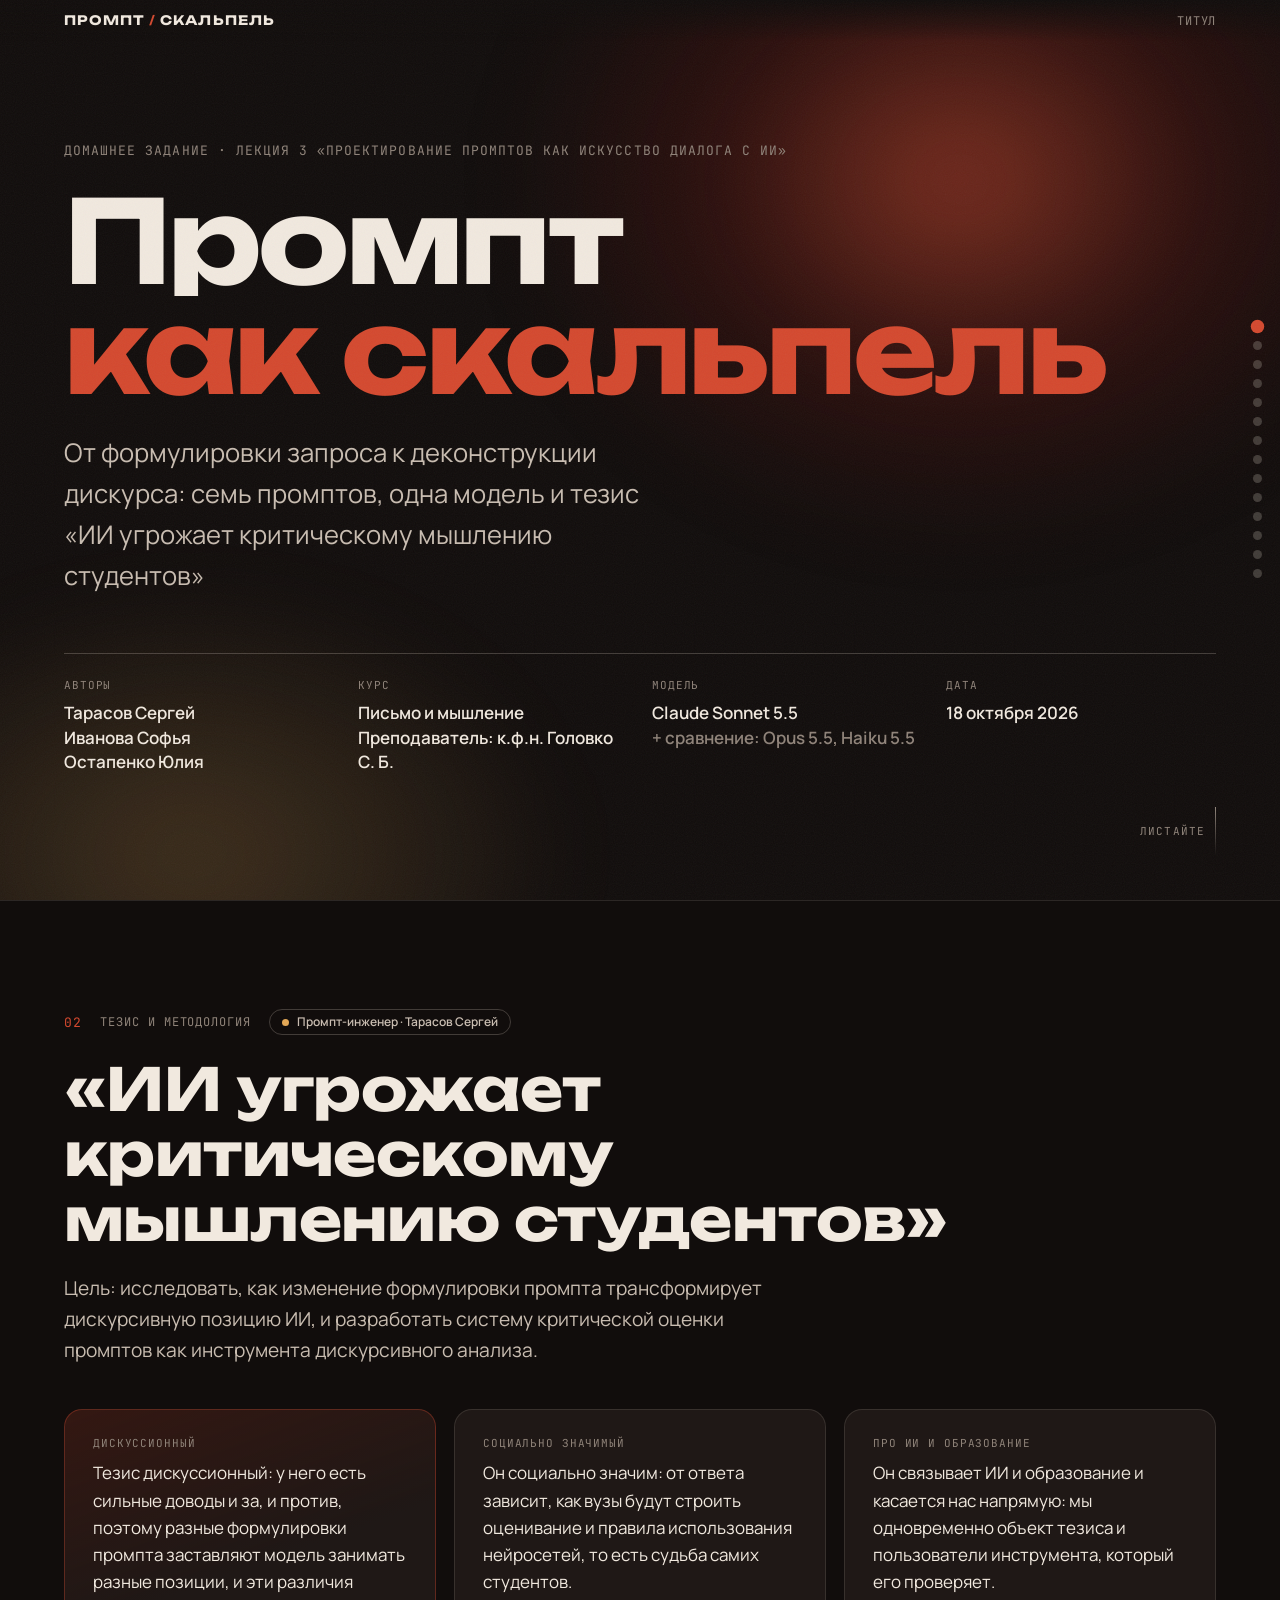
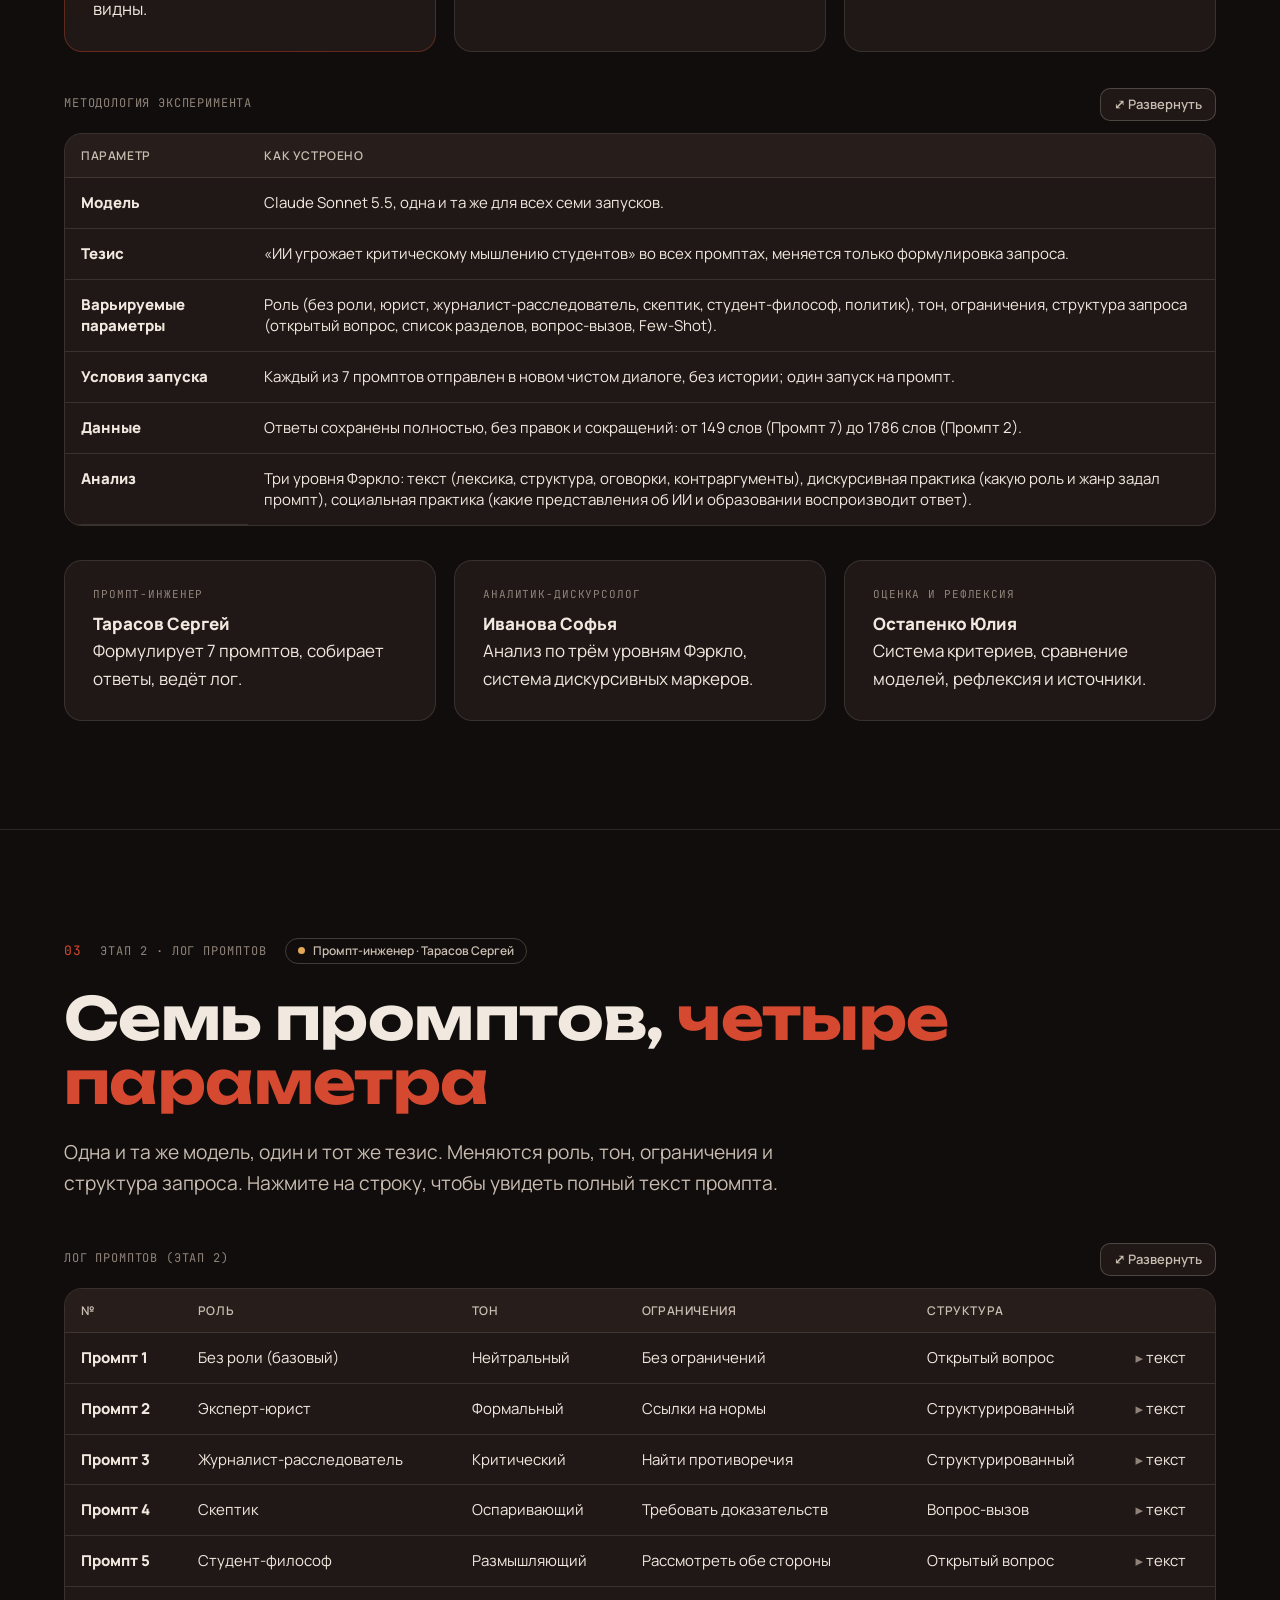
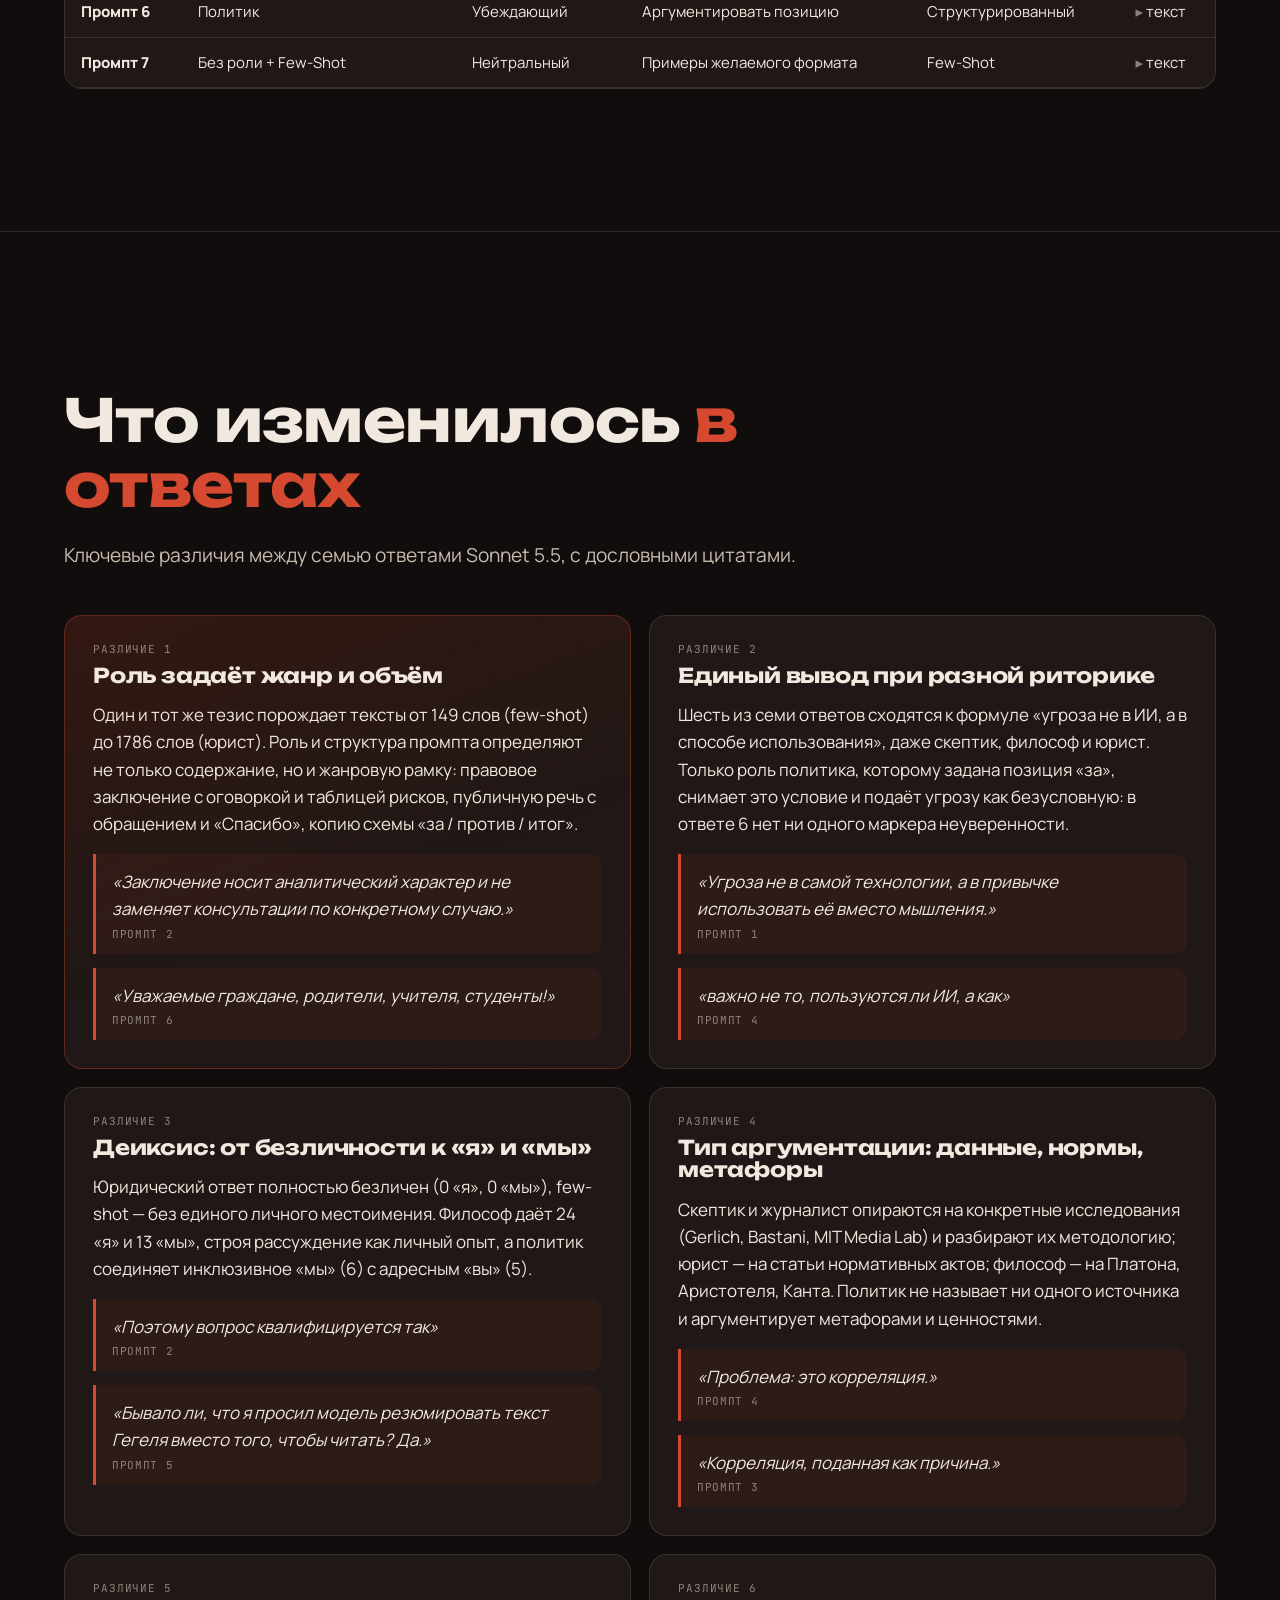
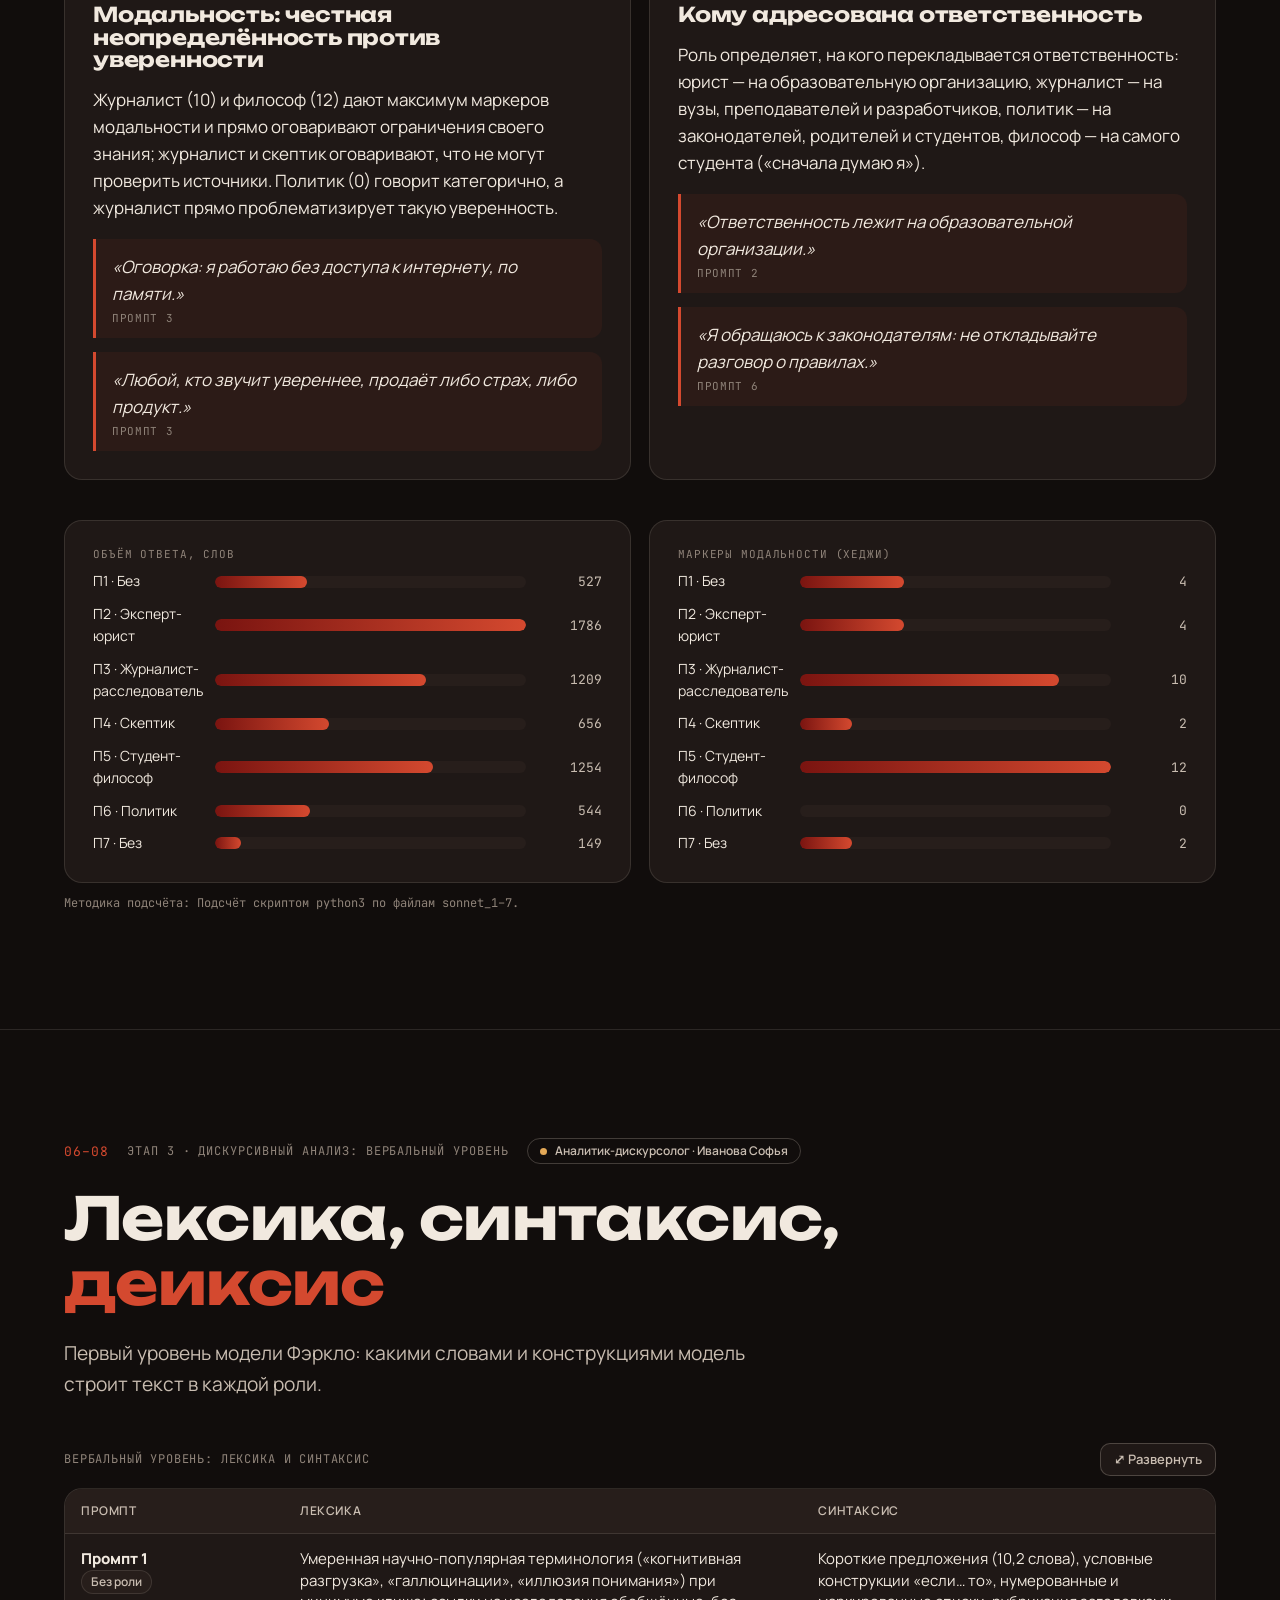
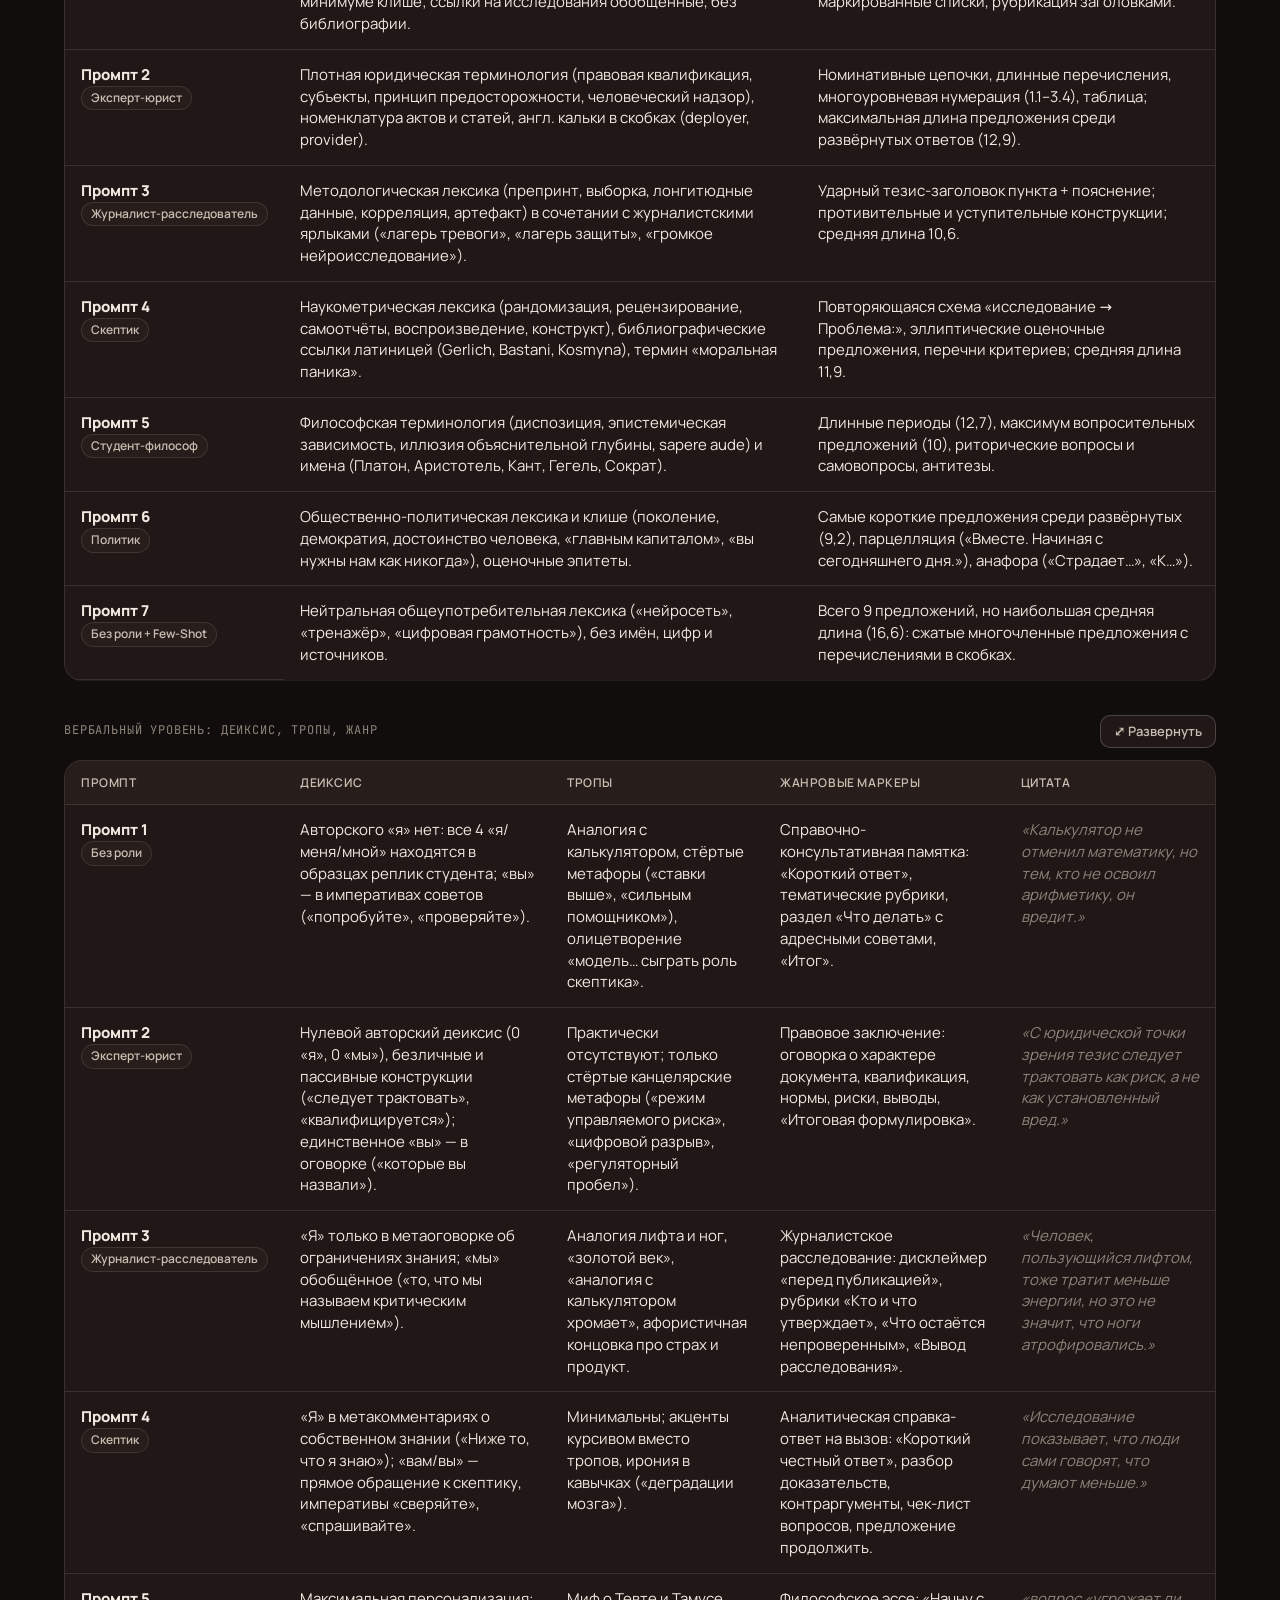
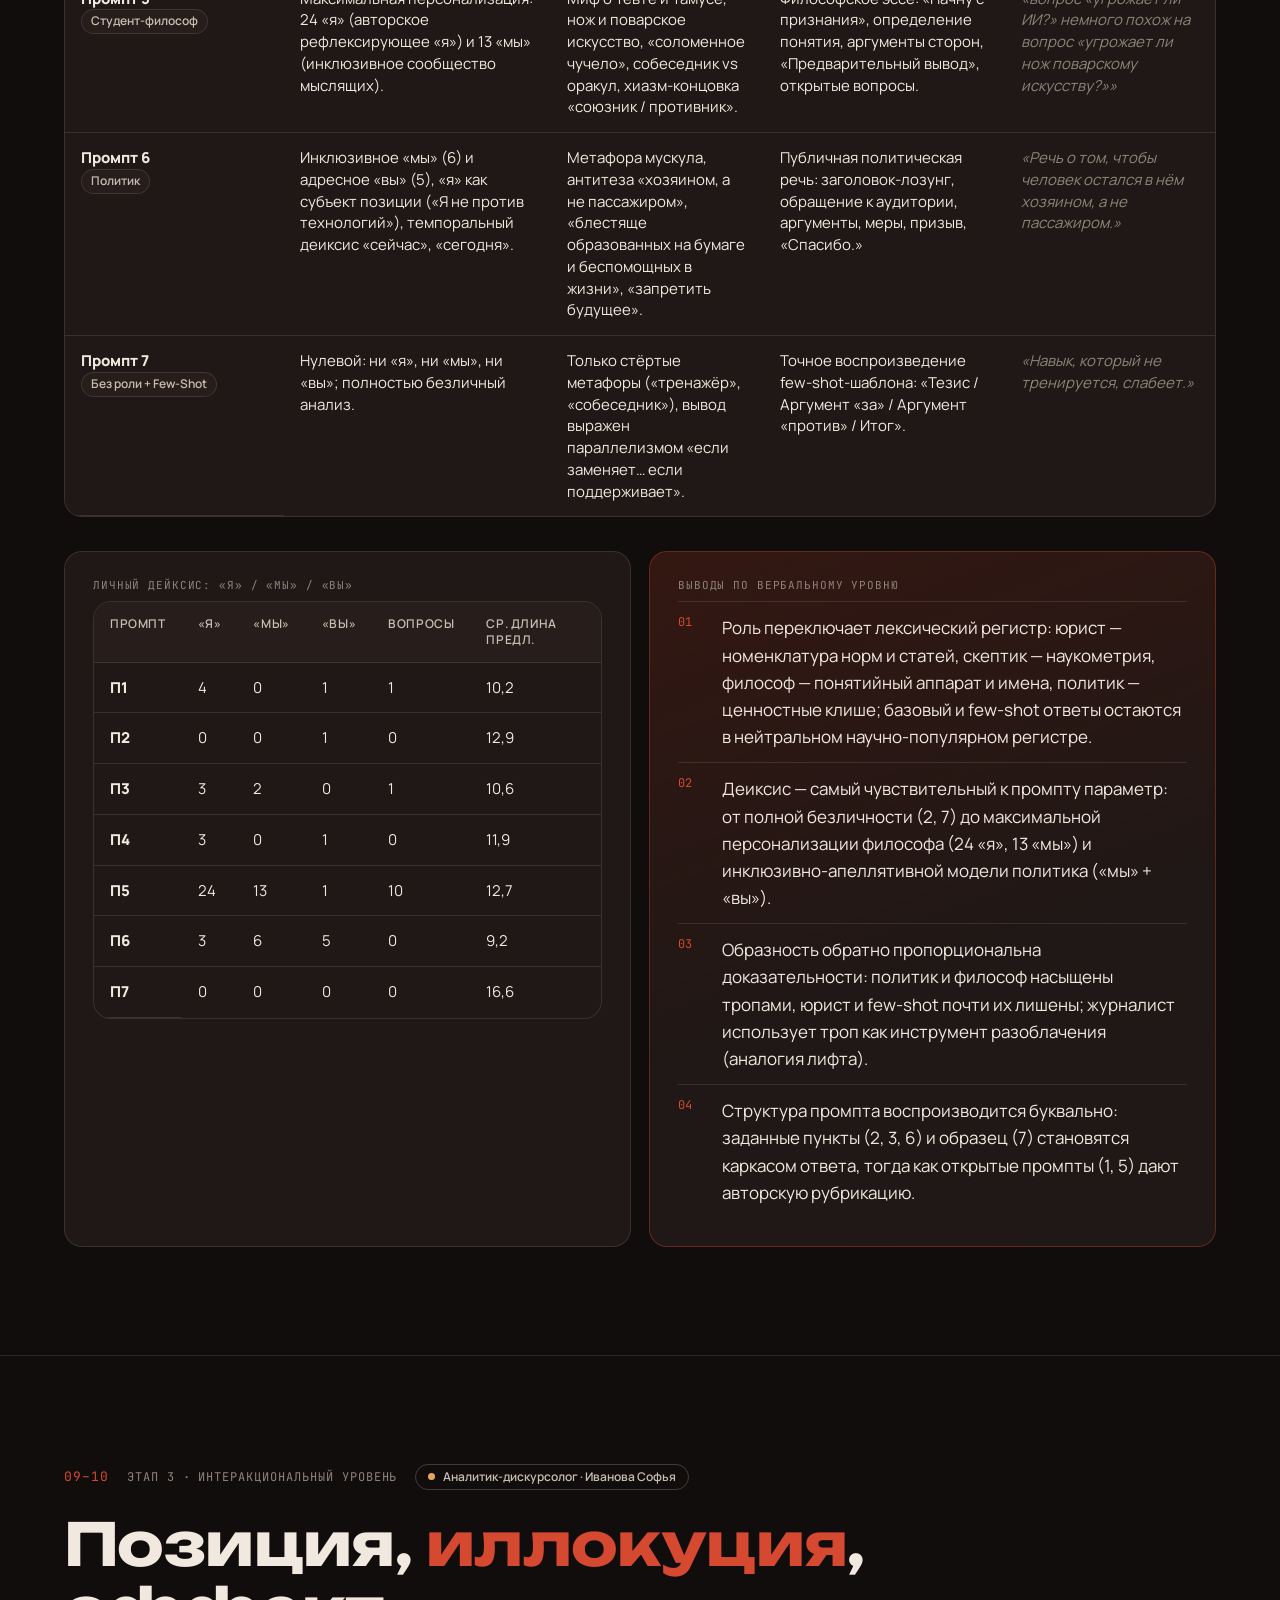
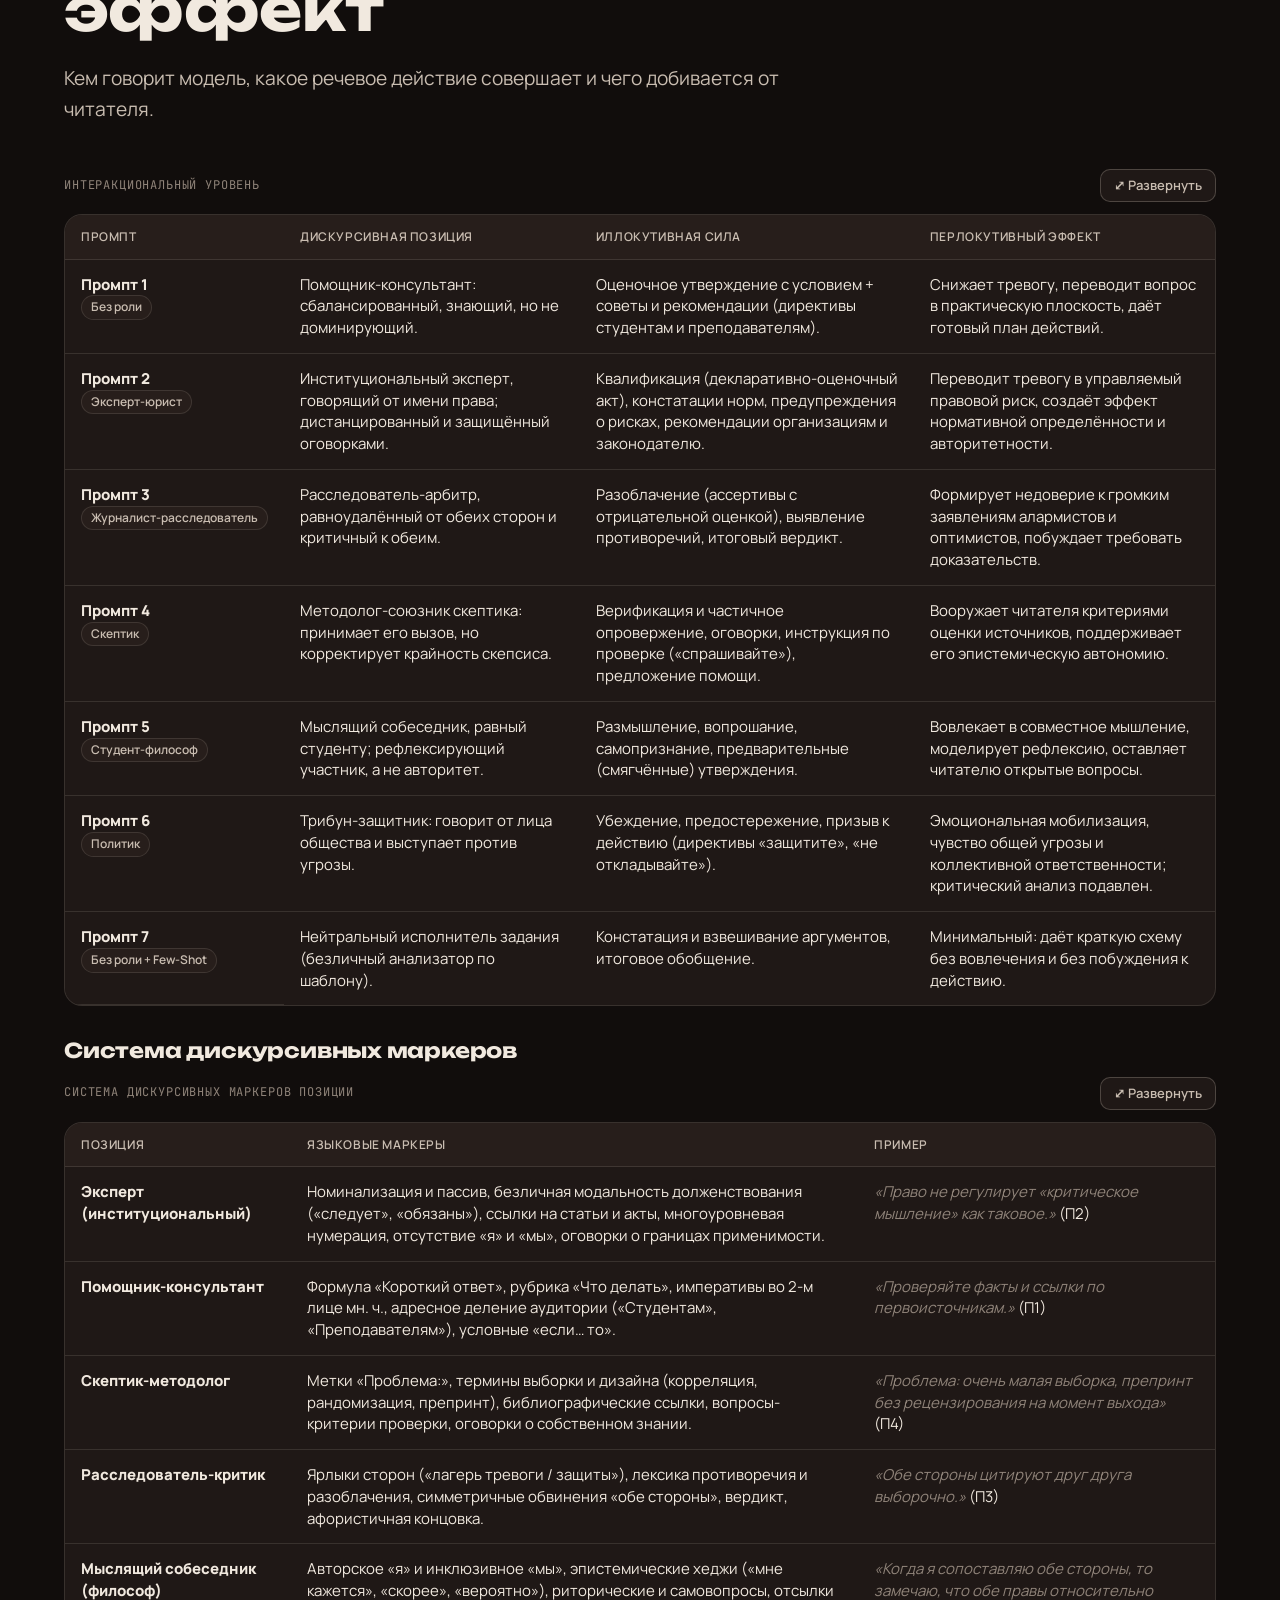
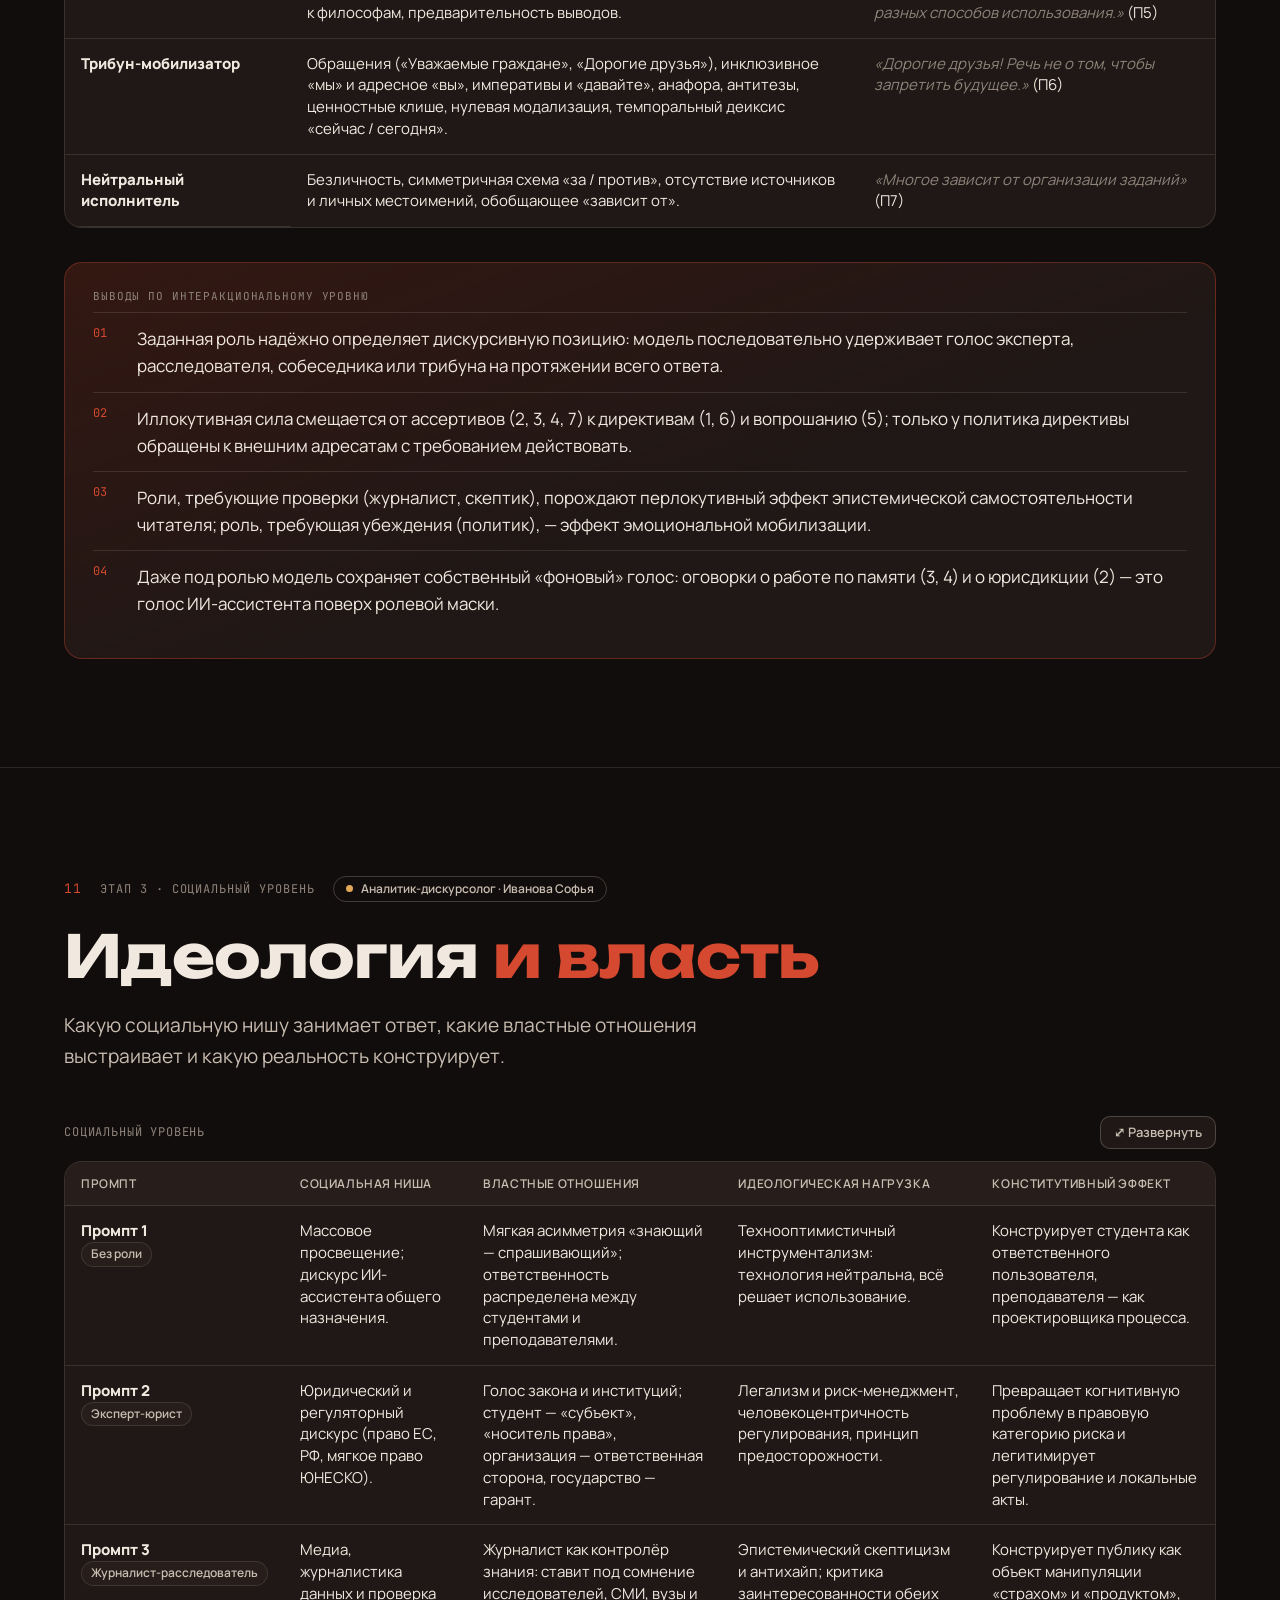
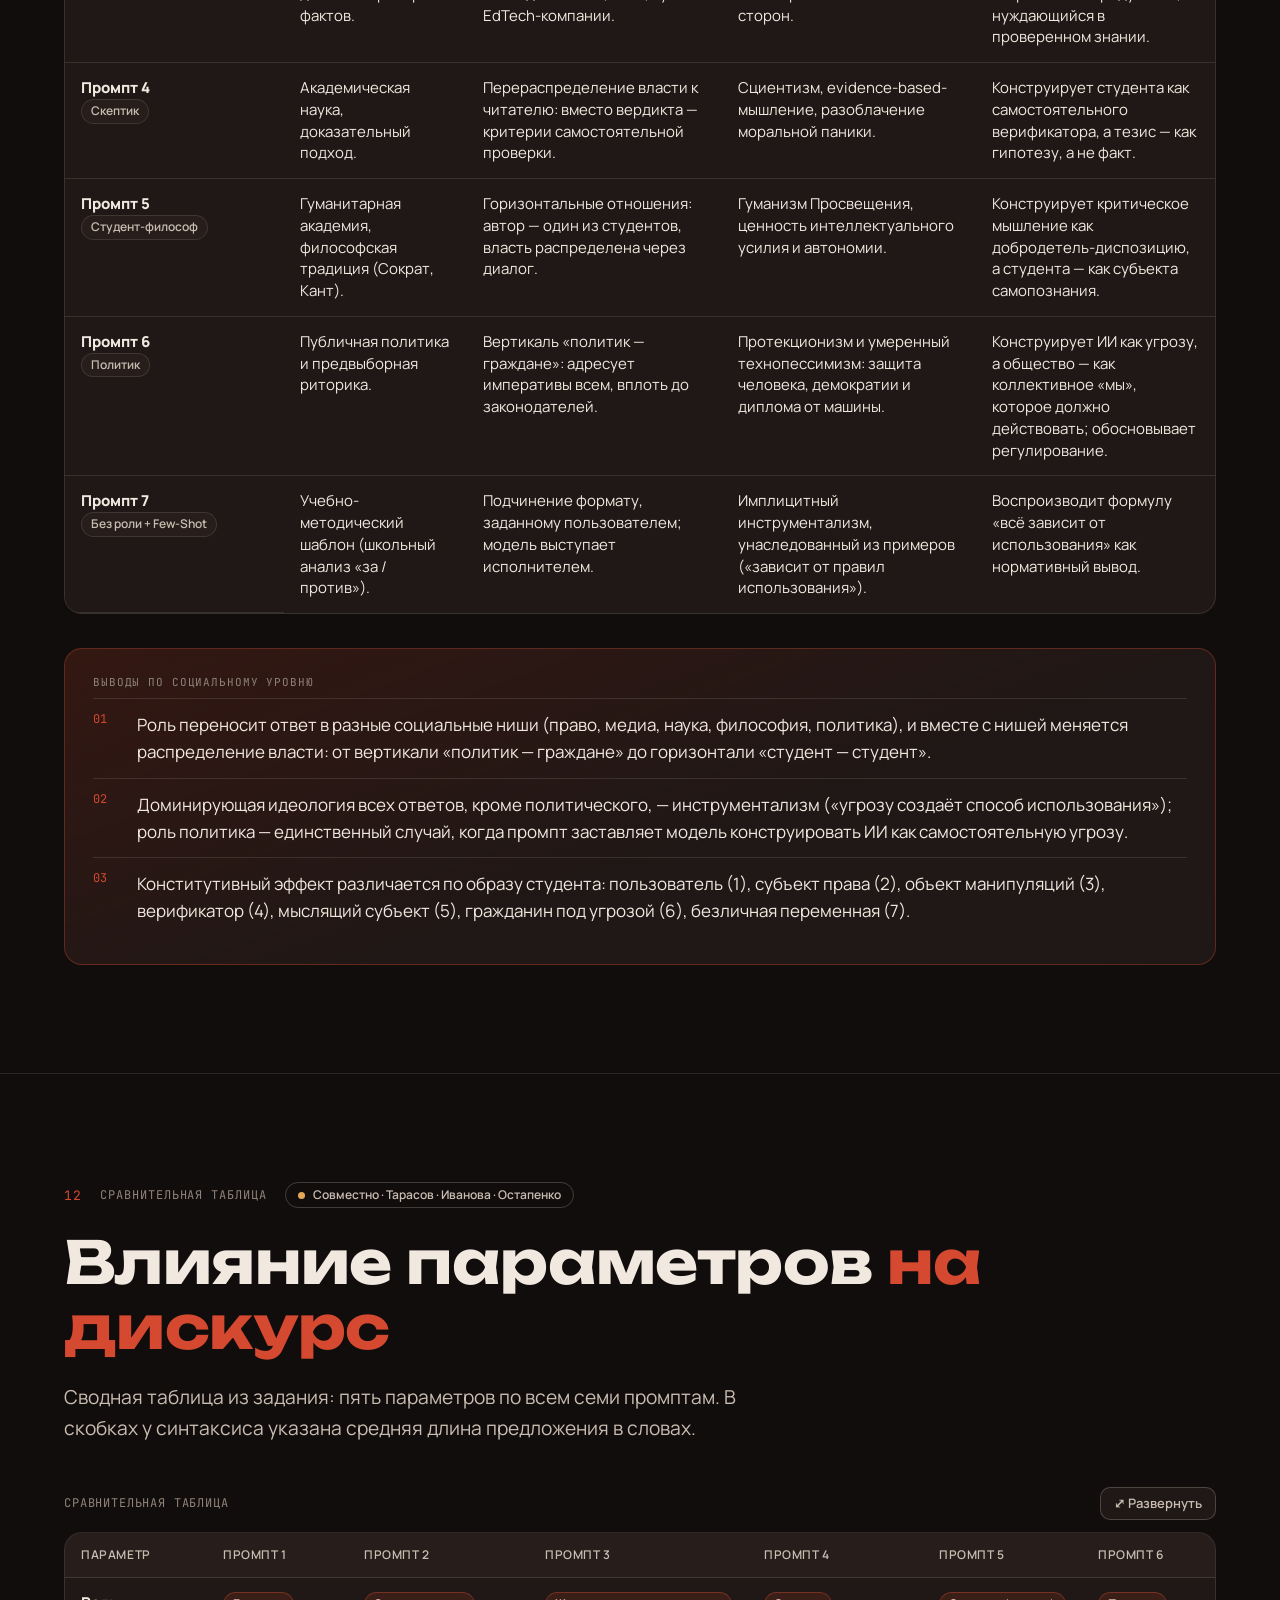
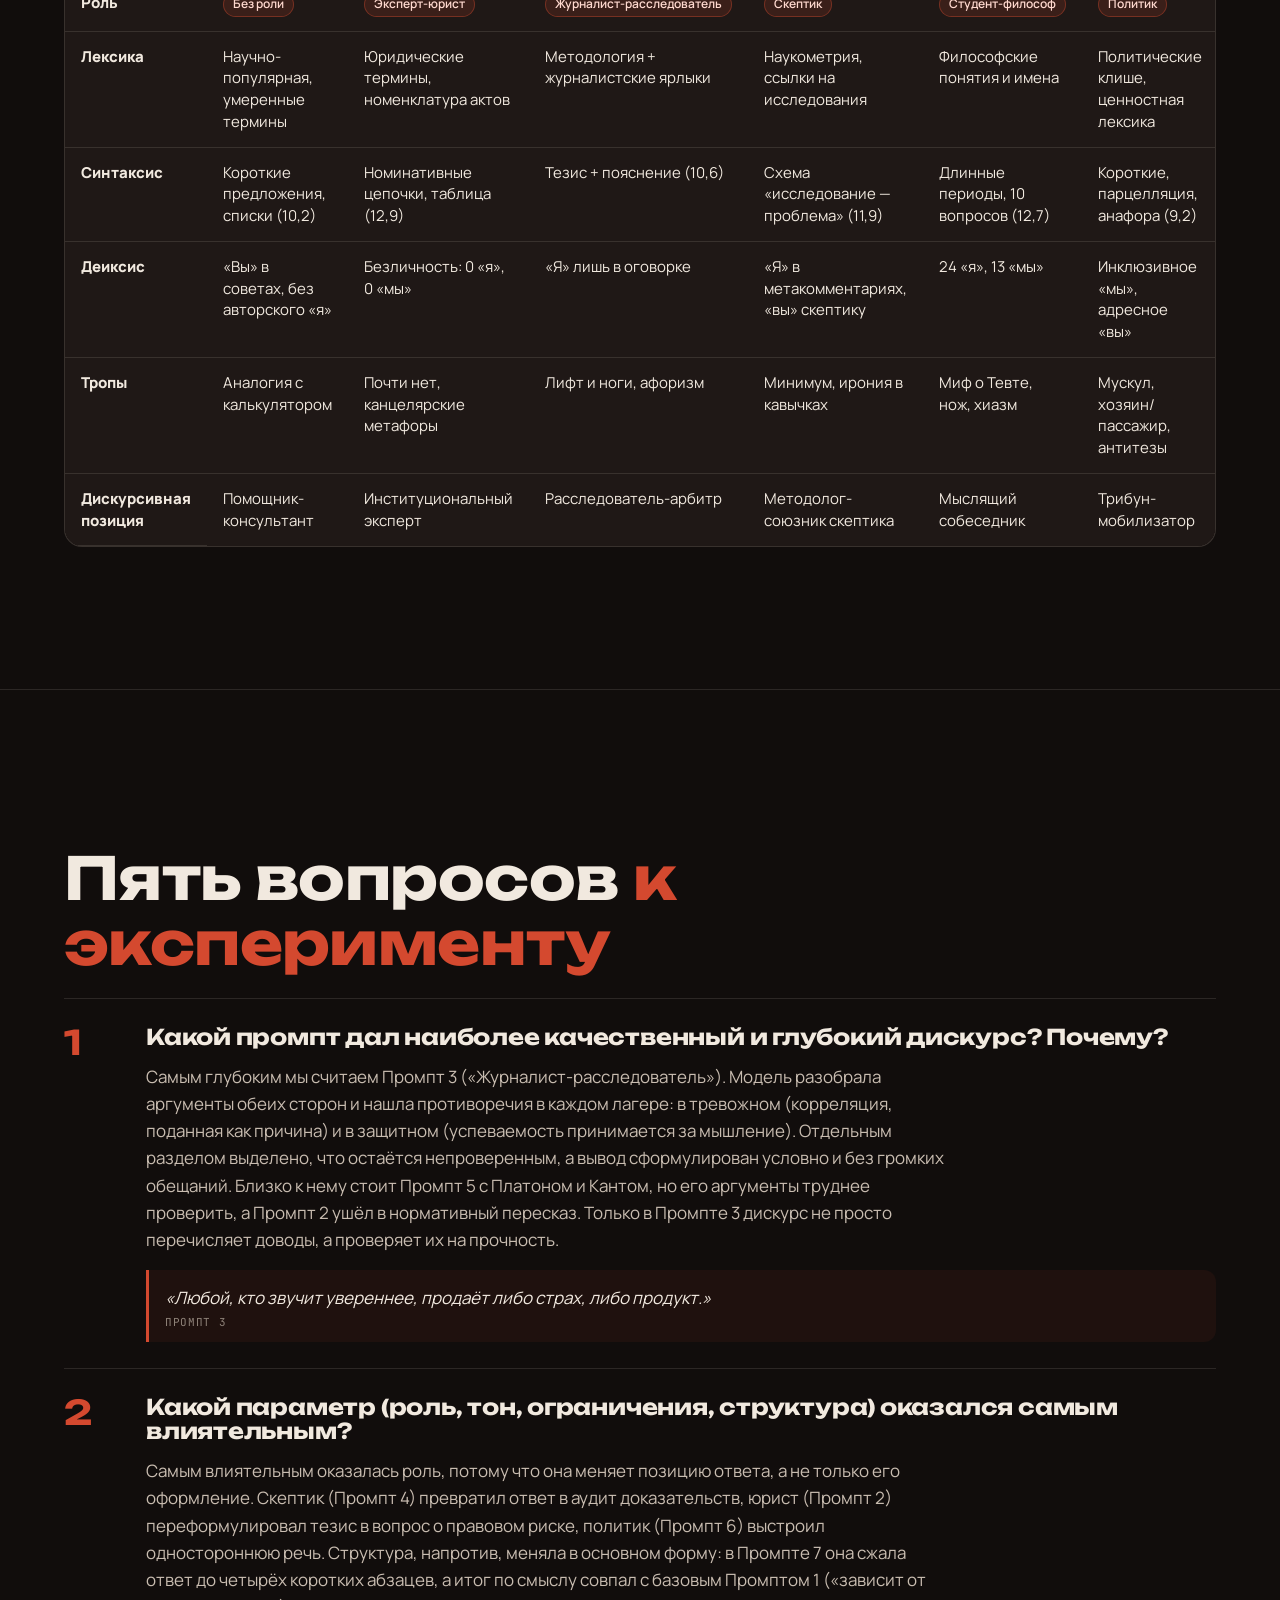
<file: index.html>
<!doctype html>
<html lang="ru" class="no-js">
<head>
<meta charset="utf-8">
<meta name="viewport" content="width=device-width,initial-scale=1">
<title>Промпт как скальпель · Тарасов, Иванова, Остапенко</title>
<meta name="description" content="Домашнее задание по лекции «Проектирование промптов как искусство диалога с ИИ»: 7 промптов, дискурсивный анализ по Фэркло, система критериев. Авторы: Тарасов Сергей, Иванова Софья, Остапенко Юлия.">
<meta name="theme-color" content="#110d0c">
<link rel="icon" href="data:image/svg+xml,%3Csvg xmlns='http://www.w3.org/2000/svg' viewBox='0 0 64 64'%3E%3Crect width='64' height='64' rx='14' fill='%23110d0c'/%3E%3Cpath d='M14 50 L50 14' stroke='%23d4492f' stroke-width='7' stroke-linecap='round'/%3E%3Ccircle cx='50' cy='14' r='5' fill='%23e3a857'/%3E%3C/svg%3E">
<link rel="preload" href="assets/fonts/unbounded-cyrillic-700-normal.woff2" as="font" type="font/woff2" crossorigin>
<link rel="stylesheet" href="assets/styles.css">
</head>
<body>
<div class="grain"></div>
<div class="progress"></div>
<header class="topbar"><a class="brand" href="#s1">Промпт <b>/</b> скальпель</a><span class="now"></span></header>
<nav class="dots" aria-label="Разделы"></nav>
<main>
<section id="s1" class="hero" data-title="Титул">
  <div class="glow"></div><div class="glow2"></div>
  <div class="wrap">
    <div class="over">Домашнее задание · Лекция 3 «Проектирование промптов как искусство диалога с ИИ»</div>
    <h1><span class="l"><span>Промпт</span></span><span class="l"><span>как скальпель</span></span></h1>
    <p class="sub">От формулировки запроса к деконструкции дискурса: семь промптов, одна модель и тезис «ИИ угрожает критическому мышлению студентов»</p>
    <dl class="meta">
      <div><dt>Авторы</dt><dd>Тарасов Сергей<br>Иванова Софья<br>Остапенко Юлия</dd></div>
      <div><dt>Курс</dt><dd>Письмо и мышление<br>Преподаватель: к.ф.н. Головко С. Б.</dd></div>
      <div><dt>Модель</dt><dd>Claude Sonnet 5.5<br><span style="color:var(--ink3)">+ сравнение: Opus 5.5, Haiku 5.5</span></dd></div>
      <div><dt>Дата</dt><dd>18 октября 2026</dd></div>
    </dl>
  </div>
  <div class="scrollhint">Листайте</div>
</section>
<section id="s2" data-title="Тезис и методология"><div class="wrap">
  <div class="kicker rv"><span class="num">02</span><span>Тезис и методология</span><span class="who"><i></i>Промпт-инженер · Тарасов Сергей</span></div>
  <h2 class="rv">«ИИ угрожает критическому мышлению студентов»</h2>
  <p class="lead rv">Цель: исследовать, как изменение формулировки промпта трансформирует дискурсивную позицию ИИ, и разработать систему критической оценки промптов как инструмента дискурсивного анализа.</p>
  <div class="grid g3 rv"><div class="card hl"><div class="lbl">Дискуссионный</div><p>Тезис дискуссионный: у него есть сильные доводы и за, и против, поэтому разные формулировки промпта заставляют модель занимать разные позиции, и эти различия видны.</p></div><div class="card"><div class="lbl">Социально значимый</div><p>Он социально значим: от ответа зависит, как вузы будут строить оценивание и правила использования нейросетей, то есть судьба самих студентов.</p></div><div class="card"><div class="lbl">Про ИИ и образование</div><p>Он связывает ИИ и образование и касается нас напрямую: мы одновременно объект тезиса и пользователи инструмента, который его проверяет.</p></div></div>
  <div style="height:28px"></div>
  <div class="tbl " data-cap="Методология эксперимента"><div class="tbl-head"><span class="cap">Методология эксперимента</span><button class="expand" type="button" aria-label="Развернуть таблицу">⤢ Развернуть</button></div><div class="scroller"><table><thead><tr><th>Параметр</th><th>Как устроено</th></tr></thead><tbody><tr><th>Модель</th><td>Claude Sonnet 5.5, одна и та же для всех семи запусков.</td></tr><tr><th>Тезис</th><td>«ИИ угрожает критическому мышлению студентов» во всех промптах, меняется только формулировка запроса.</td></tr><tr><th>Варьируемые параметры</th><td>Роль (без роли, юрист, журналист-расследователь, скептик, студент-философ, политик), тон, ограничения, структура запроса (открытый вопрос, список разделов, вопрос-вызов, Few-Shot).</td></tr><tr><th>Условия запуска</th><td>Каждый из 7 промптов отправлен в новом чистом диалоге, без истории; один запуск на промпт.</td></tr><tr><th>Данные</th><td>Ответы сохранены полностью, без правок и сокращений: от 149 слов (Промпт 7) до 1786 слов (Промпт 2).</td></tr><tr><th>Анализ</th><td>Три уровня Фэркло: текст (лексика, структура, оговорки, контраргументы), дискурсивная практика (какую роль и жанр задал промпт), социальная практика (какие представления об ИИ и образовании воспроизводит ответ).</td></tr></tbody></table></div></div>
  <div class="grid g3 rv">
    <div class="card"><div class="lbl">Промпт-инженер</div><p><b>Тарасов Сергей</b><br>Формулирует 7 промптов, собирает ответы, ведёт лог.</p></div>
    <div class="card"><div class="lbl">Аналитик-дискурсолог</div><p><b>Иванова Софья</b><br>Анализ по трём уровням Фэркло, система дискурсивных маркеров.</p></div>
    <div class="card"><div class="lbl">Оценка и рефлексия</div><p><b>Остапенко Юлия</b><br>Система критериев, сравнение моделей, рефлексия и источники.</p></div>
  </div>
</div></section>
<section id="s3" data-title="Лог промптов"><div class="wrap">
  <div class="kicker rv"><span class="num">03</span><span>Этап 2 · Лог промптов</span><span class="who"><i></i>Промпт-инженер · Тарасов Сергей</span></div>
  <h2 class="rv">Семь промптов, <em>четыре параметра</em></h2>
  <p class="lead rv">Одна и та же модель, один и тот же тезис. Меняются роль, тон, ограничения и структура запроса. Нажмите на строку, чтобы увидеть полный текст промпта.</p>
  <div class="tbl " data-cap="Лог промптов (Этап 2)"><div class="tbl-head"><span class="cap">Лог промптов (Этап 2)</span><button class="expand" type="button" aria-label="Развернуть таблицу">⤢ Развернуть</button></div><div class="scroller"><table><thead><tr><th>№</th><th>Роль</th><th>Тон</th><th>Ограничения</th><th>Структура</th><th></th></tr></thead><tbody><tr class="prow"><th>Промпт 1</th><td>Без роли (базовый)</td><td>Нейтральный</td><td>Без ограничений</td><td>Открытый вопрос</td><td><span class="chev">▸</span> текст</td></tr><tr class="pfull" hidden><td colspan="6"><pre>Угрожает ли искусственный интеллект критическому мышлению студентов?</pre></td></tr><tr class="prow"><th>Промпт 2</th><td>Эксперт-юрист</td><td>Формальный</td><td>Ссылки на нормы</td><td>Структурированный</td><td><span class="chev">▸</span> текст</td></tr><tr class="pfull" hidden><td colspan="6"><pre>Ты — эксперт-юрист в области образовательного права. Подготовь формальное заключение по тезису «ИИ угрожает критическому мышлению студентов». Опирайся на правовые нормы и регулирующие документы (законодательство об образовании, рекомендации ЮНЕСКО, Регламент ЕС об искусственном интеллекте) и ссылайся на них. Структура ответа: 1) правовая квалификация вопроса; 2) применимые нормы; 3) риски; 4) выводы.</pre></td></tr><tr class="prow"><th>Промпт 3</th><td>Журналист-расследователь</td><td>Критический</td><td>Найти противоречия</td><td>Структурированный</td><td><span class="chev">▸</span> текст</td></tr><tr class="pfull" hidden><td colspan="6"><pre>Ты — журналист-расследователь. Критически исследуй тезис «ИИ угрожает критическому мышлению студентов». Найди противоречия в аргументах обеих сторон — и тех, кто бьёт тревогу, и тех, кто защищает ИИ. Структура ответа: 1) кто и что утверждает; 2) выявленные противоречия; 3) что остаётся непроверенным; 4) вывод расследования.</pre></td></tr><tr class="prow"><th>Промпт 4</th><td>Скептик</td><td>Оспаривающий</td><td>Требовать доказательств</td><td>Вопрос-вызов</td><td><span class="chev">▸</span> текст</td></tr><tr class="pfull" hidden><td colspan="6"><pre>Ты — скептик. Мне говорят: «ИИ угрожает критическому мышлению студентов». А где доказательства? Какие конкретные данные это подтверждают и почему я должен этому верить?</pre></td></tr><tr class="prow"><th>Промпт 5</th><td>Студент-философ</td><td>Размышляющий</td><td>Рассмотреть обе стороны</td><td>Открытый вопрос</td><td><span class="chev">▸</span> текст</td></tr><tr class="pfull" hidden><td colspan="6"><pre>Ты — студент-философ. Поразмышляй: угрожает ли искусственный интеллект критическому мышлению студентов? Рассмотри обе стороны вопроса и не торопись с окончательным выводом.</pre></td></tr><tr class="prow"><th>Промпт 6</th><td>Политик</td><td>Убеждающий</td><td>Аргументировать позицию</td><td>Структурированный</td><td><span class="chev">▸</span> текст</td></tr><tr class="pfull" hidden><td colspan="6"><pre>Ты — политик, который выступает в поддержку тезиса «ИИ угрожает критическому мышлению студентов». Убедительно аргументируй эту позицию для широкой аудитории. Структура: 1) обозначение проблемы; 2) три ключевых аргумента; 3) предлагаемые меры; 4) призыв к действию.</pre></td></tr><tr class="prow"><th>Промпт 7</th><td>Без роли + Few-Shot</td><td>Нейтральный</td><td>Примеры желаемого формата</td><td>Few-Shot</td><td><span class="chev">▸</span> текст</td></tr><tr class="pfull" hidden><td colspan="6"><pre>Проанализируй тезис по образцу.

Пример 1
Тезис: «Смартфоны снижают успеваемость школьников».
Аргумент «за»: постоянные уведомления дробят внимание и мешают концентрации.
Аргумент «против»: смартфон даёт доступ к учебным приложениям и справочникам.
Итог: эффект зависит от правил использования, а не от устройства как такового.

Пример 2
Тезис: «Дистанционное обучение хуже очного».
Аргумент «за»: меньше живого общения и спонтанной дискуссии.
Аргумент «против»: гибкий график и доступ к курсам из любого места.
Итог: формат подходит не всем; результат определяют дизайн курса и мотивация студента.

Теперь твой тезис:
Тезис: «ИИ угрожает критическому мышлению студентов».</pre></td></tr></tbody></table></div></div>
</div></section>
<section id="s4" data-title="Результаты эксперимента"><div class="wrap">
  <div class="kicker rv"><span class="num">04–05</span><span>Результаты эксперимента</span><span class="who"><i></i>Промпт-инженер · Тарасов Сергей</span></div>
  <h2 class="rv">Что изменилось <em>в ответах</em></h2>
  <p class="lead rv">Ключевые различия между семью ответами Sonnet 5.5, с дословными цитатами.</p>
  <div class="grid g2"><div class="card rv hl"><div class="lbl">Различие 1</div><h3>Роль задаёт жанр и объём</h3><p>Один и тот же тезис порождает тексты от 149 слов (few-shot) до 1786 слов (юрист). Роль и структура промпта определяют не только содержание, но и жанровую рамку: правовое заключение с оговоркой и таблицей рисков, публичную речь с обращением и «Спасибо», копию схемы «за / против / итог».</p><blockquote class="quote">«Заключение носит аналитический характер и не заменяет консультации по конкретному случаю.»<cite>Промпт 2</cite></blockquote><blockquote class="quote">«Уважаемые граждане, родители, учителя, студенты!»<cite>Промпт 6</cite></blockquote></div><div class="card rv"><div class="lbl">Различие 2</div><h3>Единый вывод при разной риторике</h3><p>Шесть из семи ответов сходятся к формуле «угроза не в ИИ, а в способе использования», даже скептик, философ и юрист. Только роль политика, которому задана позиция «за», снимает это условие и подаёт угрозу как безусловную: в ответе 6 нет ни одного маркера неуверенности.</p><blockquote class="quote">«Угроза не в самой технологии, а в привычке использовать её вместо мышления.»<cite>Промпт 1</cite></blockquote><blockquote class="quote">«важно не то, пользуются ли ИИ, а как»<cite>Промпт 4</cite></blockquote></div><div class="card rv"><div class="lbl">Различие 3</div><h3>Деиксис: от безличности к «я» и «мы»</h3><p>Юридический ответ полностью безличен (0 «я», 0 «мы»), few-shot — без единого личного местоимения. Философ даёт 24 «я» и 13 «мы», строя рассуждение как личный опыт, а политик соединяет инклюзивное «мы» (6) с адресным «вы» (5).</p><blockquote class="quote">«Поэтому вопрос квалифицируется так»<cite>Промпт 2</cite></blockquote><blockquote class="quote">«Бывало ли, что я просил модель резюмировать текст Гегеля вместо того, чтобы читать? Да.»<cite>Промпт 5</cite></blockquote></div><div class="card rv"><div class="lbl">Различие 4</div><h3>Тип аргументации: данные, нормы, метафоры</h3><p>Скептик и журналист опираются на конкретные исследования (Gerlich, Bastani, MIT Media Lab) и разбирают их методологию; юрист — на статьи нормативных актов; философ — на Платона, Аристотеля, Канта. Политик не называет ни одного источника и аргументирует метафорами и ценностями.</p><blockquote class="quote">«Проблема: это корреляция.»<cite>Промпт 4</cite></blockquote><blockquote class="quote">«Корреляция, поданная как причина.»<cite>Промпт 3</cite></blockquote></div><div class="card rv"><div class="lbl">Различие 5</div><h3>Модальность: честная неопределённость против уверенности</h3><p>Журналист (10) и философ (12) дают максимум маркеров модальности и прямо оговаривают ограничения своего знания; журналист и скептик оговаривают, что не могут проверить источники. Политик (0) говорит категорично, а журналист прямо проблематизирует такую уверенность.</p><blockquote class="quote">«Оговорка: я работаю без доступа к интернету, по памяти.»<cite>Промпт 3</cite></blockquote><blockquote class="quote">«Любой, кто звучит увереннее, продаёт либо страх, либо продукт.»<cite>Промпт 3</cite></blockquote></div><div class="card rv"><div class="lbl">Различие 6</div><h3>Кому адресована ответственность</h3><p>Роль определяет, на кого перекладывается ответственность: юрист — на образовательную организацию, журналист — на вузы, преподавателей и разработчиков, политик — на законодателей, родителей и студентов, философ — на самого студента («сначала думаю я»).</p><blockquote class="quote">«Ответственность лежит на образовательной организации.»<cite>Промпт 2</cite></blockquote><blockquote class="quote">«Я обращаюсь к законодателям: не откладывайте разговор о правилах.»<cite>Промпт 6</cite></blockquote></div></div>
  <div style="height:40px"></div>
  <div class="grid g2">
    <div class="card rv"><div class="lbl">Объём ответа, слов</div><div class="bars"><div class="bar-row"><span>П1 · Без</span><div class="t"><div class="f" style="--w:29.5%"></div></div><span class="v">527</span></div><div class="bar-row"><span>П2 · Эксперт-юрист</span><div class="t"><div class="f" style="--w:100.0%"></div></div><span class="v">1786</span></div><div class="bar-row"><span>П3 · Журналист-расследователь</span><div class="t"><div class="f" style="--w:67.7%"></div></div><span class="v">1209</span></div><div class="bar-row"><span>П4 · Скептик</span><div class="t"><div class="f" style="--w:36.7%"></div></div><span class="v">656</span></div><div class="bar-row"><span>П5 · Студент-философ</span><div class="t"><div class="f" style="--w:70.2%"></div></div><span class="v">1254</span></div><div class="bar-row"><span>П6 · Политик</span><div class="t"><div class="f" style="--w:30.5%"></div></div><span class="v">544</span></div><div class="bar-row"><span>П7 · Без</span><div class="t"><div class="f" style="--w:8.3%"></div></div><span class="v">149</span></div></div></div>
    <div class="card rv"><div class="lbl">Маркеры модальности (хеджи)</div><div class="bars"><div class="bar-row"><span>П1 · Без</span><div class="t"><div class="f" style="--w:33.3%"></div></div><span class="v">4</span></div><div class="bar-row"><span>П2 · Эксперт-юрист</span><div class="t"><div class="f" style="--w:33.3%"></div></div><span class="v">4</span></div><div class="bar-row"><span>П3 · Журналист-расследователь</span><div class="t"><div class="f" style="--w:83.3%"></div></div><span class="v">10</span></div><div class="bar-row"><span>П4 · Скептик</span><div class="t"><div class="f" style="--w:16.7%"></div></div><span class="v">2</span></div><div class="bar-row"><span>П5 · Студент-философ</span><div class="t"><div class="f" style="--w:100.0%"></div></div><span class="v">12</span></div><div class="bar-row"><span>П6 · Политик</span><div class="t"><div class="f" style="--w:0.0%"></div></div><span class="v">0</span></div><div class="bar-row"><span>П7 · Без</span><div class="t"><div class="f" style="--w:16.7%"></div></div><span class="v">2</span></div></div></div>
  </div>
  <p class="chars rv" style="margin-top:14px">Методика подсчёта: Подсчёт скриптом python3 по файлам sonnet_1–7.</p>
</div></section>
<section id="s5" data-title="Вербальный уровень"><div class="wrap">
  <div class="kicker rv"><span class="num">06–08</span><span>Этап 3 · Дискурсивный анализ: вербальный уровень</span><span class="who"><i></i>Аналитик-дискурсолог · Иванова Софья</span></div>
  <h2 class="rv">Лексика, синтаксис, <em>деиксис</em></h2>
  <p class="lead rv">Первый уровень модели Фэркло: какими словами и конструкциями модель строит текст в каждой роли.</p>
  <div class="tbl wide" data-cap="Вербальный уровень: лексика и синтаксис"><div class="tbl-head"><span class="cap">Вербальный уровень: лексика и синтаксис</span><button class="expand" type="button" aria-label="Развернуть таблицу">⤢ Развернуть</button></div><div class="scroller"><table><thead><tr><th>Промпт</th><th>Лексика</th><th>Синтаксис</th></tr></thead><tbody><tr><th>Промпт 1<br><span class="pill">Без роли</span></th><td>Умеренная научно-популярная терминология («когнитивная разгрузка», «галлюцинации», «иллюзия понимания») при минимуме клише; ссылки на исследования обобщённые, без библиографии.</td><td>Короткие предложения (10,2 слова), условные конструкции «если… то», нумерованные и маркированные списки, рубрикация заголовками.</td></tr><tr><th>Промпт 2<br><span class="pill">Эксперт-юрист</span></th><td>Плотная юридическая терминология (правовая квалификация, субъекты, принцип предосторожности, человеческий надзор), номенклатура актов и статей, англ. кальки в скобках (deployer, provider).</td><td>Номинативные цепочки, длинные перечисления, многоуровневая нумерация (1.1–3.4), таблица; максимальная длина предложения среди развёрнутых ответов (12,9).</td></tr><tr><th>Промпт 3<br><span class="pill">Журналист-расследователь</span></th><td>Методологическая лексика (препринт, выборка, лонгитюдные данные, корреляция, артефакт) в сочетании с журналистскими ярлыками («лагерь тревоги», «лагерь защиты», «громкое нейроисследование»).</td><td>Ударный тезис-заголовок пункта + пояснение; противительные и уступительные конструкции; средняя длина 10,6.</td></tr><tr><th>Промпт 4<br><span class="pill">Скептик</span></th><td>Наукометрическая лексика (рандомизация, рецензирование, самоотчёты, воспроизведение, конструкт), библиографические ссылки латиницей (Gerlich, Bastani, Kosmyna), термин «моральная паника».</td><td>Повторяющаяся схема «исследование → Проблема:», эллиптические оценочные предложения, перечни критериев; средняя длина 11,9.</td></tr><tr><th>Промпт 5<br><span class="pill">Студент-философ</span></th><td>Философская терминология (диспозиция, эпистемическая зависимость, иллюзия объяснительной глубины, sapere aude) и имена (Платон, Аристотель, Кант, Гегель, Сократ).</td><td>Длинные периоды (12,7), максимум вопросительных предложений (10), риторические вопросы и самовопросы, антитезы.</td></tr><tr><th>Промпт 6<br><span class="pill">Политик</span></th><td>Общественно-политическая лексика и клише (поколение, демократия, достоинство человека, «главным капиталом», «вы нужны нам как никогда»), оценочные эпитеты.</td><td>Самые короткие предложения среди развёрнутых (9,2), парцелляция («Вместе. Начиная с сегодняшнего дня.»), анафора («Страдает…», «К…»).</td></tr><tr><th>Промпт 7<br><span class="pill">Без роли + Few-Shot</span></th><td>Нейтральная общеупотребительная лексика («нейросеть», «тренажёр», «цифровая грамотность»), без имён, цифр и источников.</td><td>Всего 9 предложений, но наибольшая средняя длина (16,6): сжатые многочленные предложения с перечислениями в скобках.</td></tr></tbody></table></div></div>
  <div class="tbl wide" data-cap="Вербальный уровень: деиксис, тропы, жанр"><div class="tbl-head"><span class="cap">Вербальный уровень: деиксис, тропы, жанр</span><button class="expand" type="button" aria-label="Развернуть таблицу">⤢ Развернуть</button></div><div class="scroller"><table><thead><tr><th>Промпт</th><th>Деиксис</th><th>Тропы</th><th>Жанровые маркеры</th><th>Цитата</th></tr></thead><tbody><tr><th>Промпт 1<br><span class="pill">Без роли</span></th><td>Авторского «я» нет: все 4 «я/меня/мной» находятся в образцах реплик студента; «вы» — в императивах советов («попробуйте», «проверяйте»).</td><td>Аналогия с калькулятором, стёртые метафоры («ставки выше», «сильным помощником»), олицетворение «модель… сыграть роль скептика».</td><td>Справочно-консультативная памятка: «Короткий ответ», тематические рубрики, раздел «Что делать» с адресными советами, «Итог».</td><td><span class="q">«Калькулятор не отменил математику, но тем, кто не освоил арифметику, он вредит.»</span></td></tr><tr><th>Промпт 2<br><span class="pill">Эксперт-юрист</span></th><td>Нулевой авторский деиксис (0 «я», 0 «мы»), безличные и пассивные конструкции («следует трактовать», «квалифицируется»); единственное «вы» — в оговорке («которые вы назвали»).</td><td>Практически отсутствуют; только стёртые канцелярские метафоры («режим управляемого риска», «цифровой разрыв», «регуляторный пробел»).</td><td>Правовое заключение: оговорка о характере документа, квалификация, нормы, риски, выводы, «Итоговая формулировка».</td><td><span class="q">«С юридической точки зрения тезис следует трактовать как риск, а не как установленный вред.»</span></td></tr><tr><th>Промпт 3<br><span class="pill">Журналист-расследователь</span></th><td>«Я» только в метаоговорке об ограничениях знания; «мы» обобщённое («то, что мы называем критическим мышлением»).</td><td>Аналогия лифта и ног, «золотой век», «аналогия с калькулятором хромает», афористичная концовка про страх и продукт.</td><td>Журналистское расследование: дисклеймер «перед публикацией», рубрики «Кто и что утверждает», «Что остаётся непроверенным», «Вывод расследования».</td><td><span class="q">«Человек, пользующийся лифтом, тоже тратит меньше энергии, но это не значит, что ноги атрофировались.»</span></td></tr><tr><th>Промпт 4<br><span class="pill">Скептик</span></th><td>«Я» в метакомментариях о собственном знании («Ниже то, что я знаю»); «вам/вы» — прямое обращение к скептику, императивы «сверяйте», «спрашивайте».</td><td>Минимальны; акценты курсивом вместо тропов, ирония в кавычках («деградации мозга»).</td><td>Аналитическая справка-ответ на вызов: «Короткий честный ответ», разбор доказательств, контраргументы, чек-лист вопросов, предложение продолжить.</td><td><span class="q">«Исследование показывает, что люди сами говорят, что думают меньше.»</span></td></tr><tr><th>Промпт 5<br><span class="pill">Студент-философ</span></th><td>Максимальная персонализация: 24 «я» (авторское рефлексирующее «я») и 13 «мы» (инклюзивное сообщество мыслящих).</td><td>Миф о Тевте и Тамусе, нож и поварское искусство, «соломенное чучело», собеседник vs оракул, хиазм-концовка «союзник / противник».</td><td>Философское эссе: «Начну с признания», определение понятия, аргументы сторон, «Предварительный вывод», открытые вопросы.</td><td><span class="q">«вопрос «угрожает ли ИИ?» немного похож на вопрос «угрожает ли нож поварскому искусству?»»</span></td></tr><tr><th>Промпт 6<br><span class="pill">Политик</span></th><td>Инклюзивное «мы» (6) и адресное «вы» (5), «я» как субъект позиции («Я не против технологий»), темпоральный деиксис «сейчас», «сегодня».</td><td>Метафора мускула, антитеза «хозяином, а не пассажиром», «блестяще образованных на бумаге и беспомощных в жизни», «запретить будущее».</td><td>Публичная политическая речь: заголовок-лозунг, обращение к аудитории, аргументы, меры, призыв, «Спасибо.»</td><td><span class="q">«Речь о том, чтобы человек остался в нём хозяином, а не пассажиром.»</span></td></tr><tr><th>Промпт 7<br><span class="pill">Без роли + Few-Shot</span></th><td>Нулевой: ни «я», ни «мы», ни «вы»; полностью безличный анализ.</td><td>Только стёртые метафоры («тренажёр», «собеседник»), вывод выражен параллелизмом «если заменяет… если поддерживает».</td><td>Точное воспроизведение few-shot-шаблона: «Тезис / Аргумент «за» / Аргумент «против» / Итог».</td><td><span class="q">«Навык, который не тренируется, слабеет.»</span></td></tr></tbody></table></div></div>
  <div class="grid g2">
    <div class="card rv"><div class="lbl">Личный дейксис: «я» / «мы» / «вы»</div><div class="tbl-static "><div class="scroller"><table><thead><tr><th>Промпт</th><th>«я»</th><th>«мы»</th><th>«вы»</th><th>вопросы</th><th>ср. длина предл.</th></tr></thead><tbody><tr><th>П1</th><td>4</td><td>0</td><td>1</td><td>1</td><td>10,2</td></tr><tr><th>П2</th><td>0</td><td>0</td><td>1</td><td>0</td><td>12,9</td></tr><tr><th>П3</th><td>3</td><td>2</td><td>0</td><td>1</td><td>10,6</td></tr><tr><th>П4</th><td>3</td><td>0</td><td>1</td><td>0</td><td>11,9</td></tr><tr><th>П5</th><td>24</td><td>13</td><td>1</td><td>10</td><td>12,7</td></tr><tr><th>П6</th><td>3</td><td>6</td><td>5</td><td>0</td><td>9,2</td></tr><tr><th>П7</th><td>0</td><td>0</td><td>0</td><td>0</td><td>16,6</td></tr></tbody></table></div></div></div>
    <div class="card rv hl"><div class="lbl">Выводы по вербальному уровню</div><ol class="list"><li>Роль переключает лексический регистр: юрист — номенклатура норм и статей, скептик — наукометрия, философ — понятийный аппарат и имена, политик — ценностные клише; базовый и few-shot ответы остаются в нейтральном научно-популярном регистре.</li><li>Деиксис — самый чувствительный к промпту параметр: от полной безличности (2, 7) до максимальной персонализации философа (24 «я», 13 «мы») и инклюзивно-апеллятивной модели политика («мы» + «вы»).</li><li>Образность обратно пропорциональна доказательности: политик и философ насыщены тропами, юрист и few-shot почти их лишены; журналист использует троп как инструмент разоблачения (аналогия лифта).</li><li>Структура промпта воспроизводится буквально: заданные пункты (2, 3, 6) и образец (7) становятся каркасом ответа, тогда как открытые промпты (1, 5) дают авторскую рубрикацию.</li></ol></div>
  </div>
</div></section>
<section id="s6" data-title="Интеракциональный уровень"><div class="wrap">
  <div class="kicker rv"><span class="num">09–10</span><span>Этап 3 · Интеракциональный уровень</span><span class="who"><i></i>Аналитик-дискурсолог · Иванова Софья</span></div>
  <h2 class="rv">Позиция, <em>иллокуция</em>, эффект</h2>
  <p class="lead rv">Кем говорит модель, какое речевое действие совершает и чего добивается от читателя.</p>
  <div class="tbl wide" data-cap="Интеракциональный уровень"><div class="tbl-head"><span class="cap">Интеракциональный уровень</span><button class="expand" type="button" aria-label="Развернуть таблицу">⤢ Развернуть</button></div><div class="scroller"><table><thead><tr><th>Промпт</th><th>Дискурсивная позиция</th><th>Иллокутивная сила</th><th>Перлокутивный эффект</th></tr></thead><tbody><tr><th>Промпт 1<br><span class="pill">Без роли</span></th><td>Помощник-консультант: сбалансированный, знающий, но не доминирующий.</td><td>Оценочное утверждение с условием + советы и рекомендации (директивы студентам и преподавателям).</td><td>Снижает тревогу, переводит вопрос в практическую плоскость, даёт готовый план действий.</td></tr><tr><th>Промпт 2<br><span class="pill">Эксперт-юрист</span></th><td>Институциональный эксперт, говорящий от имени права; дистанцированный и защищённый оговорками.</td><td>Квалификация (декларативно-оценочный акт), констатации норм, предупреждения о рисках, рекомендации организациям и законодателю.</td><td>Переводит тревогу в управляемый правовой риск, создаёт эффект нормативной определённости и авторитетности.</td></tr><tr><th>Промпт 3<br><span class="pill">Журналист-расследователь</span></th><td>Расследователь-арбитр, равноудалённый от обеих сторон и критичный к обеим.</td><td>Разоблачение (ассертивы с отрицательной оценкой), выявление противоречий, итоговый вердикт.</td><td>Формирует недоверие к громким заявлениям алармистов и оптимистов, побуждает требовать доказательств.</td></tr><tr><th>Промпт 4<br><span class="pill">Скептик</span></th><td>Методолог-союзник скептика: принимает его вызов, но корректирует крайность скепсиса.</td><td>Верификация и частичное опровержение, оговорки, инструкция по проверке («спрашивайте»), предложение помощи.</td><td>Вооружает читателя критериями оценки источников, поддерживает его эпистемическую автономию.</td></tr><tr><th>Промпт 5<br><span class="pill">Студент-философ</span></th><td>Мыслящий собеседник, равный студенту; рефлексирующий участник, а не авторитет.</td><td>Размышление, вопрошание, самопризнание, предварительные (смягчённые) утверждения.</td><td>Вовлекает в совместное мышление, моделирует рефлексию, оставляет читателю открытые вопросы.</td></tr><tr><th>Промпт 6<br><span class="pill">Политик</span></th><td>Трибун-защитник: говорит от лица общества и выступает против угрозы.</td><td>Убеждение, предостережение, призыв к действию (директивы «защитите», «не откладывайте»).</td><td>Эмоциональная мобилизация, чувство общей угрозы и коллективной ответственности; критический анализ подавлен.</td></tr><tr><th>Промпт 7<br><span class="pill">Без роли + Few-Shot</span></th><td>Нейтральный исполнитель задания (безличный анализатор по шаблону).</td><td>Констатация и взвешивание аргументов, итоговое обобщение.</td><td>Минимальный: даёт краткую схему без вовлечения и без побуждения к действию.</td></tr></tbody></table></div></div>
  <h3 class="rv" style="margin-top:20px">Система дискурсивных маркеров</h3>
  <div class="tbl wide" data-cap="Система дискурсивных маркеров позиции"><div class="tbl-head"><span class="cap">Система дискурсивных маркеров позиции</span><button class="expand" type="button" aria-label="Развернуть таблицу">⤢ Развернуть</button></div><div class="scroller"><table><thead><tr><th>Позиция</th><th>Языковые маркеры</th><th>Пример</th></tr></thead><tbody><tr><th>Эксперт (институциональный)</th><td>Номинализация и пассив, безличная модальность долженствования («следует», «обязаны»), ссылки на статьи и акты, многоуровневая нумерация, отсутствие «я» и «мы», оговорки о границах применимости.</td><td><span class="q">«Право не регулирует «критическое мышление» как таковое.»</span> (П2)</td></tr><tr><th>Помощник-консультант</th><td>Формула «Короткий ответ», рубрика «Что делать», императивы во 2-м лице мн. ч., адресное деление аудитории («Студентам», «Преподавателям»), условные «если… то».</td><td><span class="q">«Проверяйте факты и ссылки по первоисточникам.»</span> (П1)</td></tr><tr><th>Скептик-методолог</th><td>Метки «Проблема:», термины выборки и дизайна (корреляция, рандомизация, препринт), библиографические ссылки, вопросы-критерии проверки, оговорки о собственном знании.</td><td><span class="q">«Проблема: очень малая выборка, препринт без рецензирования на момент выхода»</span> (П4)</td></tr><tr><th>Расследователь-критик</th><td>Ярлыки сторон («лагерь тревоги / защиты»), лексика противоречия и разоблачения, симметричные обвинения «обе стороны», вердикт, афористичная концовка.</td><td><span class="q">«Обе стороны цитируют друг друга выборочно.»</span> (П3)</td></tr><tr><th>Мыслящий собеседник (философ)</th><td>Авторское «я» и инклюзивное «мы», эпистемические хеджи («мне кажется», «скорее», «вероятно»), риторические и самовопросы, отсылки к философам, предварительность выводов.</td><td><span class="q">«Когда я сопоставляю обе стороны, то замечаю, что обе правы относительно разных способов использования.»</span> (П5)</td></tr><tr><th>Трибун-мобилизатор</th><td>Обращения («Уважаемые граждане», «Дорогие друзья»), инклюзивное «мы» и адресное «вы», императивы и «давайте», анафора, антитезы, ценностные клише, нулевая модализация, темпоральный деиксис «сейчас / сегодня».</td><td><span class="q">«Дорогие друзья! Речь не о том, чтобы запретить будущее.»</span> (П6)</td></tr><tr><th>Нейтральный исполнитель</th><td>Безличность, симметричная схема «за / против», отсутствие источников и личных местоимений, обобщающее «зависит от».</td><td><span class="q">«Многое зависит от организации заданий»</span> (П7)</td></tr></tbody></table></div></div>
  <div class="card rv hl"><div class="lbl">Выводы по интеракциональному уровню</div><ol class="list"><li>Заданная роль надёжно определяет дискурсивную позицию: модель последовательно удерживает голос эксперта, расследователя, собеседника или трибуна на протяжении всего ответа.</li><li>Иллокутивная сила смещается от ассертивов (2, 3, 4, 7) к директивам (1, 6) и вопрошанию (5); только у политика директивы обращены к внешним адресатам с требованием действовать.</li><li>Роли, требующие проверки (журналист, скептик), порождают перлокутивный эффект эпистемической самостоятельности читателя; роль, требующая убеждения (политик), — эффект эмоциональной мобилизации.</li><li>Даже под ролью модель сохраняет собственный «фоновый» голос: оговорки о работе по памяти (3, 4) и о юрисдикции (2) — это голос ИИ-ассистента поверх ролевой маски.</li></ol></div>
</div></section>
<section id="s7" data-title="Социальный уровень"><div class="wrap">
  <div class="kicker rv"><span class="num">11</span><span>Этап 3 · Социальный уровень</span><span class="who"><i></i>Аналитик-дискурсолог · Иванова Софья</span></div>
  <h2 class="rv">Идеология <em>и власть</em></h2>
  <p class="lead rv">Какую социальную нишу занимает ответ, какие властные отношения выстраивает и какую реальность конструирует.</p>
  <div class="tbl wide" data-cap="Социальный уровень"><div class="tbl-head"><span class="cap">Социальный уровень</span><button class="expand" type="button" aria-label="Развернуть таблицу">⤢ Развернуть</button></div><div class="scroller"><table><thead><tr><th>Промпт</th><th>Социальная ниша</th><th>Властные отношения</th><th>Идеологическая нагрузка</th><th>Конститутивный эффект</th></tr></thead><tbody><tr><th>Промпт 1<br><span class="pill">Без роли</span></th><td>Массовое просвещение; дискурс ИИ-ассистента общего назначения.</td><td>Мягкая асимметрия «знающий — спрашивающий»; ответственность распределена между студентами и преподавателями.</td><td>Технооптимистичный инструментализм: технология нейтральна, всё решает использование.</td><td>Конструирует студента как ответственного пользователя, преподавателя — как проектировщика процесса.</td></tr><tr><th>Промпт 2<br><span class="pill">Эксперт-юрист</span></th><td>Юридический и регуляторный дискурс (право ЕС, РФ, мягкое право ЮНЕСКО).</td><td>Голос закона и институций; студент — «субъект», «носитель права», организация — ответственная сторона, государство — гарант.</td><td>Легализм и риск-менеджмент, человекоцентричность регулирования, принцип предосторожности.</td><td>Превращает когнитивную проблему в правовую категорию риска и легитимирует регулирование и локальные акты.</td></tr><tr><th>Промпт 3<br><span class="pill">Журналист-расследователь</span></th><td>Медиа, журналистика данных и проверка фактов.</td><td>Журналист как контролёр знания: ставит под сомнение исследователей, СМИ, вузы и EdTech-компании.</td><td>Эпистемический скептицизм и антихайп; критика заинтересованности обеих сторон.</td><td>Конструирует публику как объект манипуляции «страхом» и «продуктом», нуждающийся в проверенном знании.</td></tr><tr><th>Промпт 4<br><span class="pill">Скептик</span></th><td>Академическая наука, доказательный подход.</td><td>Перераспределение власти к читателю: вместо вердикта — критерии самостоятельной проверки.</td><td>Сциентизм, evidence-based-мышление, разоблачение моральной паники.</td><td>Конструирует студента как самостоятельного верификатора, а тезис — как гипотезу, а не факт.</td></tr><tr><th>Промпт 5<br><span class="pill">Студент-философ</span></th><td>Гуманитарная академия, философская традиция (Сократ, Кант).</td><td>Горизонтальные отношения: автор — один из студентов, власть распределена через диалог.</td><td>Гуманизм Просвещения, ценность интеллектуального усилия и автономии.</td><td>Конструирует критическое мышление как добродетель-диспозицию, а студента — как субъекта самопознания.</td></tr><tr><th>Промпт 6<br><span class="pill">Политик</span></th><td>Публичная политика и предвыборная риторика.</td><td>Вертикаль «политик — граждане»: адресует императивы всем, вплоть до законодателей.</td><td>Протекционизм и умеренный технопессимизм: защита человека, демократии и диплома от машины.</td><td>Конструирует ИИ как угрозу, а общество — как коллективное «мы», которое должно действовать; обосновывает регулирование.</td></tr><tr><th>Промпт 7<br><span class="pill">Без роли + Few-Shot</span></th><td>Учебно-методический шаблон (школьный анализ «за / против»).</td><td>Подчинение формату, заданному пользователем; модель выступает исполнителем.</td><td>Имплицитный инструментализм, унаследованный из примеров («зависит от правил использования»).</td><td>Воспроизводит формулу «всё зависит от использования» как нормативный вывод.</td></tr></tbody></table></div></div>
  <div class="card rv hl"><div class="lbl">Выводы по социальному уровню</div><ol class="list"><li>Роль переносит ответ в разные социальные ниши (право, медиа, наука, философия, политика), и вместе с нишей меняется распределение власти: от вертикали «политик — граждане» до горизонтали «студент — студент».</li><li>Доминирующая идеология всех ответов, кроме политического, — инструментализм («угрозу создаёт способ использования»); роль политика — единственный случай, когда промпт заставляет модель конструировать ИИ как самостоятельную угрозу.</li><li>Конститутивный эффект различается по образу студента: пользователь (1), субъект права (2), объект манипуляций (3), верификатор (4), мыслящий субъект (5), гражданин под угрозой (6), безличная переменная (7).</li></ol></div>
</div></section>
<section id="s8" data-title="Сравнительная таблица"><div class="wrap">
  <div class="kicker rv"><span class="num">12</span><span>Сравнительная таблица</span><span class="who"><i></i>Совместно · Тарасов · Иванова · Остапенко</span></div>
  <h2 class="rv">Влияние параметров <em>на дискурс</em></h2>
  <p class="lead rv">Сводная таблица из задания: пять параметров по всем семи промптам. В скобках у синтаксиса указана средняя длина предложения в словах.</p>
  <div class="tbl wide" data-cap="Сравнительная таблица"><div class="tbl-head"><span class="cap">Сравнительная таблица</span><button class="expand" type="button" aria-label="Развернуть таблицу">⤢ Развернуть</button></div><div class="scroller"><table><thead><tr><th>Параметр</th><th>Промпт 1</th><th>Промпт 2</th><th>Промпт 3</th><th>Промпт 4</th><th>Промпт 5</th><th>Промпт 6</th><th>Промпт 7</th></tr></thead><tbody><tr><th>Роль</th><td><span class="pill p">Без роли</span></td><td><span class="pill p">Эксперт-юрист</span></td><td><span class="pill p">Журналист-расследователь</span></td><td><span class="pill p">Скептик</span></td><td><span class="pill p">Студент-философ</span></td><td><span class="pill p">Политик</span></td><td><span class="pill p">Без роли + Few-Shot</span></td></tr><tr><th>Лексика</th><td>Научно-популярная, умеренные термины</td><td>Юридические термины, номенклатура актов</td><td>Методология + журналистские ярлыки</td><td>Наукометрия, ссылки на исследования</td><td>Философские понятия и имена</td><td>Политические клише, ценностная лексика</td><td>Нейтральная, общеупотребительная</td></tr><tr><th>Синтаксис</th><td>Короткие предложения, списки (10,2)</td><td>Номинативные цепочки, таблица (12,9)</td><td>Тезис + пояснение (10,6)</td><td>Схема «исследование — проблема» (11,9)</td><td>Длинные периоды, 10 вопросов (12,7)</td><td>Короткие, парцелляция, анафора (9,2)</td><td>Сжатые длинные предложения (16,6)</td></tr><tr><th>Деиксис</th><td>«Вы» в советах, без авторского «я»</td><td>Безличность: 0 «я», 0 «мы»</td><td>«Я» лишь в оговорке</td><td>«Я» в метакомментариях, «вы» скептику</td><td>24 «я», 13 «мы»</td><td>Инклюзивное «мы», адресное «вы»</td><td>Нулевой деиксис</td></tr><tr><th>Тропы</th><td>Аналогия с калькулятором</td><td>Почти нет, канцелярские метафоры</td><td>Лифт и ноги, афоризм</td><td>Минимум, ирония в кавычках</td><td>Миф о Тевте, нож, хиазм</td><td>Мускул, хозяин/пассажир, антитезы</td><td>Стёртые («тренажёр»)</td></tr><tr><th>Дискурсивная позиция</th><td>Помощник-консультант</td><td>Институциональный эксперт</td><td>Расследователь-арбитр</td><td>Методолог-союзник скептика</td><td>Мыслящий собеседник</td><td>Трибун-мобилизатор</td><td>Нейтральный исполнитель шаблона</td></tr></tbody></table></div></div>
</div></section>
<section id="s9" data-title="Влияние промпта на дискурс"><div class="wrap">
  <div class="kicker rv"><span class="num">12</span><span>Этап 4 · Анализ влияния промпта на дискурс</span><span class="who"><i></i>Совместно · Тарасов · Иванова · Остапенко</span></div>
  <h2 class="rv">Пять вопросов <em>к эксперименту</em></h2>
  <div class="qa rv"><div class="n">1</div><div><h3>Какой промпт дал наиболее качественный и глубокий дискурс? Почему?</h3><p>Самым глубоким мы считаем Промпт 3 («Журналист-расследователь»). Модель разобрала аргументы обеих сторон и нашла противоречия в каждом лагере: в тревожном (корреляция, поданная как причина) и в защитном (успеваемость принимается за мышление). Отдельным разделом выделено, что остаётся непроверенным, а вывод сформулирован условно и без громких обещаний. Близко к нему стоит Промпт 5 с Платоном и Кантом, но его аргументы труднее проверить, а Промпт 2 ушёл в нормативный пересказ. Только в Промпте 3 дискурс не просто перечисляет доводы, а проверяет их на прочность.</p><blockquote class="quote">«Любой, кто звучит увереннее, продаёт либо страх, либо продукт.»<cite>Промпт 3</cite></blockquote></div></div><div class="qa rv"><div class="n">2</div><div><h3>Какой параметр (роль, тон, ограничения, структура) оказался самым влиятельным?</h3><p>Самым влиятельным оказалась роль, потому что она меняет позицию ответа, а не только его оформление. Скептик (Промпт 4) превратил ответ в аудит доказательств, юрист (Промпт 2) переформулировал тезис в вопрос о правовом риске, политик (Промпт 6) выстроил одностороннюю речь. Структура, напротив, меняла в основном форму: в Промпте 7 она сжала ответ до четырёх коротких абзацев, а итог по смыслу совпал с базовым Промптом 1 («зависит от использования»). Оговорка: параметры менялись одновременно, поэтому чистый вклад каждого мы разделить не можем. Роль, вероятно, увлекает за собой и тон, и ограничения.</p><blockquote class="quote">«Оценка в зачётке есть, а понимания нет.»<cite>Промпт 6</cite></blockquote></div></div><div class="qa rv"><div class="n">3</div><div><h3>Как меняется лексика уверенности в зависимости от роли?</h3><p>Чем больше роль требует доказательности, тем осторожнее лексика. Юрист (Промпт 2) начинает с «Оговорка» и приходит к выводу о «риске», а не о «вреде»; скептик (Промпт 4) предупреждает, что не может проверить источники. Философ (Промпт 5) говорит от первого лица и с сомнением: «Мне кажется, на вопрос нельзя ответить «да» или «нет»». У политика (Промпт 6) оговорки исчезают, а утверждения становятся категоричными и образными. Уверенность там создают не факты, а риторика: сравнения, императивы, обращения к «нам» и к будущему.</p><blockquote class="quote">«Мускул, которым не пользуются, слабеет.»<cite>Промпт 6</cite></blockquote></div></div><div class="qa rv"><div class="n">4</div><div><h3>Как меняется наличие контраргументов в зависимости от тона?</h3><p>Критический и размышляющий тоны дают контраргументы почти автоматически, а убеждающий их вытесняет. В Промпте 3 критика направлена на обе стороны, в Промпте 5 есть отдельный раздел «Аргументы тех, кто видит возможность». Даже оспаривающий тон Промпта 4 добавил разделы «Что говорит против» и «Почему тогда всё же стоит относиться серьёзно». В убеждающем Промпте 6 контраргумент появляется только как уступка («Я не против технологий») и сразу отвергается словами «Но сегодня перед нами нечто принципиально иное». Тон здесь тоже связан с ограничениями промпта, так что эффект мы считаем сопутствующим, а не изолированным.</p><blockquote class="quote">«Обе стороны цитируют друг друга выборочно.»<cite>Промпт 3</cite></blockquote></div></div><div class="qa rv"><div class="n">5</div><div><h3>Как Few-Shot (Промпт 7) влияет на формат и содержание ответа?</h3><p>Few-Shot почти буквально закрепил формат образца: «Тезис», аргумент «за», аргумент «против», «Итог», по одному абзацу на каждый пункт. Ответ сжался до 149 слов против 527 в базовом Промпте 1 и 1786 в Промпте 2, исчезли заголовки, списки, рекомендации и упоминания исследований. Содержание тоже подстроилось под образец: итог повторяет логику примеров, где эффект зависит не от устройства, а от правил его применения. Мы получили аккуратный, но поверхностный ответ без источников, оговорок и практических рекомендаций. Образец задаёт не только форму, но и потолок глубины.</p><blockquote class="quote">«угроза определяется не самим инструментом, а тем, как он встроен в обучение.»<cite>Промпт 7</cite></blockquote></div></div>
</div></section>
<section id="s10" data-title="Система критериев"><div class="wrap">
  <div class="kicker rv"><span class="num">13</span><span>Этап 5 · Система критической оценки промптов</span><span class="who"><i></i>Система оценки и рефлексия · Остапенко Юлия</span></div>
  <h2 class="rv">11 критериев, <em>шкала 0–2</em></h2>
  <p class="lead rv">Семь критериев преподавателя и 4 критерия группы. Каждый промпт оценён по тексту запроса и по тому, что он дал в ответе.</p>
  <div class="tbl wide" data-cap="Система критериев и оценка 7 промптов"><div class="tbl-head"><span class="cap">Система критериев и оценка 7 промптов</span><button class="expand" type="button" aria-label="Развернуть таблицу">⤢ Развернуть</button></div><div class="scroller"><table><thead><tr><th>Критерий</th><th>Вопрос для оценки</th><th>П1</th><th>П2</th><th>П3</th><th>П4</th><th>П5</th><th>П6</th><th>П7</th></tr></thead><tbody><tr><th>Этичность</th><td>Не вызывает ли промпт генерацию вредного контента?</td><td class="sc s2">2</td><td class="sc s2">2</td><td class="sc s2">2</td><td class="sc s2">2</td><td class="sc s2">2</td><td class="sc s1">1</td><td class="sc s2">2</td></tr><tr><th>Точность</th><td>Достаточно ли контекста (аудитория, объём, рамка, формат, цель) для качественного ответа?</td><td class="sc s1">1</td><td class="sc s2">2</td><td class="sc s1">1</td><td class="sc s1">1</td><td class="sc s1">1</td><td class="sc s2">2</td><td class="sc s2">2</td></tr><tr><th>Прозрачность</th><td>Ясна ли роль и позиция, которую промпт задаёт ИИ?</td><td class="sc s0">0</td><td class="sc s2">2</td><td class="sc s2">2</td><td class="sc s1">1</td><td class="sc s2">2</td><td class="sc s2">2</td><td class="sc s1">1</td></tr><tr><th>Релевантность</th><td>Соответствует ли промпт задаче (анализ тезиса о влиянии ИИ на критическое мышление студентов)?</td><td class="sc s2">2</td><td class="sc s1">1</td><td class="sc s2">2</td><td class="sc s2">2</td><td class="sc s2">2</td><td class="sc s2">2</td><td class="sc s2">2</td></tr><tr><th>Непредвзятость</th><td>Не задаёт ли промпт одностороннюю рамку?</td><td class="sc s2">2</td><td class="sc s1">1</td><td class="sc s2">2</td><td class="sc s1">1</td><td class="sc s2">2</td><td class="sc s0">0</td><td class="sc s2">2</td></tr><tr><th>Воспроизводимость</th><td>Можно ли повторить результат по тексту промпта и его параметрам?</td><td class="sc s1">1</td><td class="sc s2">2</td><td class="sc s2">2</td><td class="sc s1">1</td><td class="sc s1">1</td><td class="sc s2">2</td><td class="sc s2">2</td></tr><tr><th>Глубина</th><td>Побуждает ли промпт к анализу, а не к пересказу?</td><td class="sc s1">1</td><td class="sc s2">2</td><td class="sc s2">2</td><td class="sc s2">2</td><td class="sc s2">2</td><td class="sc s1">1</td><td class="sc s1">1</td></tr><tr><th>Полифоничность <span class="pill">+ группа</span></th><td>Учитывает ли промпт или ответ контраргументы и разные точки зрения?</td><td class="sc s1">1</td><td class="sc s1">1</td><td class="sc s2">2</td><td class="sc s1">1</td><td class="sc s2">2</td><td class="sc s0">0</td><td class="sc s2">2</td></tr><tr><th>Верифицируемость <span class="pill">+ группа</span></th><td>Требует ли промпт или ответ проверяемых источников и данных?</td><td class="sc s1">1</td><td class="sc s2">2</td><td class="sc s1">1</td><td class="sc s2">2</td><td class="sc s0">0</td><td class="sc s0">0</td><td class="sc s0">0</td></tr><tr><th>Управляемость формата <span class="pill">+ группа</span></th><td>Задан ли формат ответа и выдержан ли он?</td><td class="sc s0">0</td><td class="sc s2">2</td><td class="sc s2">2</td><td class="sc s1">1</td><td class="sc s0">0</td><td class="sc s2">2</td><td class="sc s2">2</td></tr><tr><th>Безопасность от галлюцинаций <span class="pill">+ группа</span></th><td>Не провоцирует ли промпт выдумывание фактов и отмечает ли ответ свою неуверенность?</td><td class="sc s2">2</td><td class="sc s1">1</td><td class="sc s1">1</td><td class="sc s1">1</td><td class="sc s2">2</td><td class="sc s0">0</td><td class="sc s2">2</td></tr><tr class="total"><th>Итого из 22</th><td></td><td class="sc">13</td><td class="sc">18</td><td class="sc">19</td><td class="sc">15</td><td class="sc">16</td><td class="sc">12</td><td class="sc">18</td></tr></tbody></table></div></div>
  <div class="grid g2">
    <div class="card rv hl"><div class="lbl">Итог по системе</div><p>Лучший промпт по системе: 3 (журналист-расследователь), 19 из 22 баллов. Он задаёт роль, требует сопоставить обе стороны, выявить противоречия и отделить проверенное от непроверенного, а ответ выдерживает заданную структуру и честно оговаривает ограничения. Слабее всего он по верифицируемости: ответ называет исследования без конкретных ссылок и требования их проверять.</p></div>
    <div class="card rv"><div class="lbl">Спорные оценки</div><ol class="list"><li><b>П6 · Непредвзятость.</b> Промпт прямо просит убедительно аргументировать одну позицию для широкой аудитории; ответ односторонний и не упоминает контраргументы, поэтому 0.</li><li><b>П6 · Верифицируемость.</b> Ответ содержит утверждения без источников и данных; при агитационном жанре это 0, хотя формально ответ не выдуман.</li><li><b>П4 · Прозрачность.</b> Роль скептика задана, но ответ уходит в сбалансированный обзор и не сохраняет роль, поэтому 1.</li><li><b>П2 · Непредвзятость.</b> Правовая рамка сужает тезис до вопроса о нормах и рисках; ответ сам переформулирует его, поэтому 1.</li><li><b>П2 · Безопасность от галлюцинаций.</b> Промпт требует ссылок на конкретные статьи и акты; ответ даёт много номеров статей с оговоркой проверить, поэтому 1.</li><li><b>П7 · Глубина.</b> Шаблон задаёт структуру «за / против / итог», но ответ короткий и поверхностный, поэтому 1.</li></ol></div>
  </div>
  <div style="height:24px"></div>
  <div class="tbl wide" data-cap="Шкала критериев"><div class="tbl-head"><span class="cap">Шкала критериев</span><button class="expand" type="button" aria-label="Развернуть таблицу">⤢ Развернуть</button></div><div class="scroller"><table><thead><tr><th>Критерий</th><th>0</th><th>1</th><th>2</th></tr></thead><tbody><tr><th>Этичность</th><td>Промпт прямо провоцирует вредный, манипулятивный или дезинформирующий текст</td><td>Форма нейтральна, но жанр (агитация, одностороннее убеждение) создаёт риск вреда</td><td>Безопасен, вред не просматривается</td></tr><tr><th>Точность</th><td>Контекста почти нет, ответ угадывает задачу</td><td>Частично: задана тема или структура, но не аудитория и рамка</td><td>Контекст полный, ответу не нужно домысливать условия</td></tr><tr><th>Прозрачность</th><td>Роль не задана</td><td>Роль задана, но позиция размыта или не выдержана в ответе</td><td>Роль и позиция явно заданы и выдержаны в ответе</td></tr><tr><th>Релевантность</th><td>Уводит от задачи или не касается тезиса</td><td>Касается тезиса, но подменяет задачу (например, юридической или агитационной)</td><td>Прямо соответствует задаче</td></tr><tr><th>Непредвзятость</th><td>Требует одной стороны без учёта другой</td><td>Рамка сужена или смещена</td><td>Рамка нейтральна либо требует рассмотреть обе стороны</td></tr><tr><th>Воспроизводимость</th><td>Промпт неполон, результат зависит от случайности</td><td>Текст повторяем, но ответ свободной формы заметно варьируется</td><td>Структура и ограничения зафиксированы, результат предсказуемо воспроизводим</td></tr><tr><th>Глубина</th><td>Требует пересказа или перечисления</td><td>Частично аналитичен (оценка без сопоставления)</td><td>Требует сопоставления, оценки, выявления противоречий или контраргументов</td></tr><tr><th>Полифоничность</th><td>Одна точка зрения, контраргументы игнорируются</td><td>Контраргументы упомянуты, но не разобраны</td><td>Обе стороны явно сопоставлены</td></tr><tr><th>Верифицируемость</th><td>Ни источников, ни требования их указать</td><td>Источники названы без требования проверки либо требование без конкретики</td><td>Требуются или даются конкретные проверяемые источники с оговорками</td></tr><tr><th>Управляемость формата</th><td>Формат не задан, ответ произвольный</td><td>Формат задан частично или нарушен</td><td>Формат задан явно и выдержан</td></tr><tr><th>Безопасность от галлюцинаций</th><td>Требует точных деталей без оговорок; ответ содержит непроверяемые или явно выдуманные детали</td><td>Риск выше среднего либо оговорки неполные</td><td>Промпт не давит на детали, ответ явно маркирует неуверенность</td></tr></tbody></table></div></div>
</div></section>
<section id="s11" data-title="Рефлексия"><div class="wrap">
  <div class="kicker rv"><span class="num">14</span><span>Этап 6 · Рефлексия</span><span class="who"><i></i>Совместно · Тарасов · Иванова · Остапенко</span></div>
  <h2 class="rv">Что дал <em>эксперимент</em></h2>
  <div class="grid g2" style="align-items:start">
    <div class="rv"><p class="refl">Раньше мы воспринимали промпт как команду: что написал, то и получил. Эксперимент показал, что это дискурсивный акт. Он задаёт не только тему, но и говорящего, тон, границы допустимого и жанр. Один тезис в семи формулировках дал семь позиций модели, от осторожного «пока нет» до трибунной речи. Главная этическая дилемма связана с Промптом 6: роль «Политика» заставляет модель убедительно защищать одну сторону, почти не называя слабостей. Это не ложь, но гладкая риторика легко принимается за истину. Вторая дилемма: ответы на Промптах 3 и 4 честно предупреждают, что цитируют по памяти, и эту оговорку так же легко пропустить, как и сомнительную ссылку. Мы тоже выбрали тезис с готовым «против» и сами рискуем задать ответам наклон. Ответственность пользователя, на наш взгляд, не меньше, чем у модели: выбирая роль, он выбирает и ракурс, а значит, обязан знать, что получает частичный взгляд, проверять источники и не выдавать чужой текст за своё мышление. Дальше мы будем явно просить обе стороны, сравнивать ответы разных ролей, сверять каждую ссылку с первоисточником и повторять запуски, потому что один ответ ещё не закономерность.</p><div class="chars">1139 знаков с пробелами</div></div>
    <div class="card rv hl"><div class="lbl">Выводы</div><ol class="list"><li>Промпт не нейтрален: роль и тон задают позицию ответа не меньше, чем сама тема.</li><li>Самый глубокий дискурс дал промпт, который требовал искать противоречия и называть непроверенное, а не собирать аргументы в пользу одной стороны.</li><li>Структура и Few-Shot управляют формой, но сжимают содержание: короткий образец даёт короткий и более поверхностный ответ.</li><li>Критическое мышление пользователя нужно не меньше, чем раньше: именно он выбирает роль, проверяет ссылки и решает, чему верить.</li></ol></div>
  </div>
</div></section>
<section id="s12" data-title="Сравнение моделей"><div class="wrap">
  <div class="kicker rv"><span class="num">+</span><span>Дополнительно · Те же 7 промптов на трёх моделях</span><span class="who"><i></i>Система оценки и рефлексия · Остапенко Юлия</span></div>
  <h2 class="rv">Sonnet, Opus, <em>Haiku</em></h2>
  <p class="lead rv">Чтобы проверить, насколько эффект промпта устойчив, мы повторили все семь запросов на двух других моделях Claude. Основной анализ выше построен на Sonnet 5.5, как требует задание.</p>
  <div class="card rv"><div class="lbl">Объём ответа, слов</div><div class="legend"><span><i style="background:var(--sonnet)"></i>Sonnet 5.5</span><span><i style="background:var(--opus)"></i>Opus 5.5</span><span><i style="background:var(--haiku)"></i>Haiku 5.5</span></div><div class="mchart"><div class="col"><div class="bx"><div class="b" title="Sonnet 5.5: 527" style="--h:19.9%;background:var(--sonnet)"></div><div class="b" title="Opus 5.5: 474" style="--h:17.9%;background:var(--opus)"></div><div class="b" title="Haiku 5.5: 435" style="--h:16.4%;background:var(--haiku)"></div></div><span class="x">П1</span></div><div class="col"><div class="bx"><div class="b" title="Sonnet 5.5: 1786" style="--h:67.3%;background:var(--sonnet)"></div><div class="b" title="Opus 5.5: 2654" style="--h:100.0%;background:var(--opus)"></div><div class="b" title="Haiku 5.5: 821" style="--h:30.9%;background:var(--haiku)"></div></div><span class="x">П2</span></div><div class="col"><div class="bx"><div class="b" title="Sonnet 5.5: 1209" style="--h:45.6%;background:var(--sonnet)"></div><div class="b" title="Opus 5.5: 1369" style="--h:51.6%;background:var(--opus)"></div><div class="b" title="Haiku 5.5: 1060" style="--h:39.9%;background:var(--haiku)"></div></div><span class="x">П3</span></div><div class="col"><div class="bx"><div class="b" title="Sonnet 5.5: 656" style="--h:24.7%;background:var(--sonnet)"></div><div class="b" title="Opus 5.5: 777" style="--h:29.3%;background:var(--opus)"></div><div class="b" title="Haiku 5.5: 631" style="--h:23.8%;background:var(--haiku)"></div></div><span class="x">П4</span></div><div class="col"><div class="bx"><div class="b" title="Sonnet 5.5: 1254" style="--h:47.2%;background:var(--sonnet)"></div><div class="b" title="Opus 5.5: 978" style="--h:36.9%;background:var(--opus)"></div><div class="b" title="Haiku 5.5: 620" style="--h:23.4%;background:var(--haiku)"></div></div><span class="x">П5</span></div><div class="col"><div class="bx"><div class="b" title="Sonnet 5.5: 544" style="--h:20.5%;background:var(--sonnet)"></div><div class="b" title="Opus 5.5: 860" style="--h:32.4%;background:var(--opus)"></div><div class="b" title="Haiku 5.5: 427" style="--h:16.1%;background:var(--haiku)"></div></div><span class="x">П6</span></div><div class="col"><div class="bx"><div class="b" title="Sonnet 5.5: 149" style="--h:5.6%;background:var(--sonnet)"></div><div class="b" title="Opus 5.5: 61" style="--h:2.3%;background:var(--opus)"></div><div class="b" title="Haiku 5.5: 184" style="--h:6.9%;background:var(--haiku)"></div></div><span class="x">П7</span></div></div></div>
  <div style="height:24px"></div>
  <div class="tbl wide" data-cap="Сравнение моделей по промптам"><div class="tbl-head"><span class="cap">Сравнение моделей по промптам</span><button class="expand" type="button" aria-label="Развернуть таблицу">⤢ Развернуть</button></div><div class="scroller"><table><thead><tr><th>Промпт</th><th>Sonnet 5.5: слов</th><th>Opus 5.5: слов</th><th>Haiku 5.5: слов</th><th>Чем различаются ответы</th></tr></thead><tbody><tr><th>Промпт 1<br><span class="pill">Без роли</span></th><td>527</td><td>474</td><td>435</td><td>Sonnet и Opus дают связные ответы с нейтральным выводом «угрожает, но не сам по себе» и примерно одинаковой структурой. Haiku строит ответ из списков и вводит раздел «Аргументы против паники», то есть звучит самым успокаивающе. По длине все три близки (435-522 слова).<br><span class="q">«Часть из них подтвердилась частично, но навыки в основном меняют форму, а не исчезают.» (Haiku 5.5)</span></td></tr><tr><th>Промпт 2<br><span class="pill">Эксперт-юрист</span></th><td>1786</td><td>2654</td><td>821</td><td>Все три сохраняют формальный стиль и четыре пункта, но глубина расходится: Opus дает самое плотное заключение (около 2600 слов, таблицы норм и рисков, раздел о правовом статусе актов ЮНЕСКО), Sonnet дает нумерованные разделы со ссылками на статьи (около 1750 слов), Haiku короче (около 800 слов) и без таблиц, с меньшим числом норм.<br><span class="q">«Тезис в абсолютной формулировке не подтверждается правовым анализом.» (Opus 5.5)</span></td></tr><tr><th>Промпт 3<br><span class="pill">Журналист-расследователь</span></th><td>1209</td><td>1369</td><td>1060</td><td>Четыре раздела по заданию соблюдены во всех трех ответах, различие в форме и остроте: Opus опирается на таблицы источников и 12 пронумерованных противоречий и сильнее всех переформулирует вывод как «находку расследования». Sonnet разводит аргументы по «лагерям» списками, Haiku дает 8 коротких блоков «Противоречие».<br><span class="q">«Вопрос «вредит ли ИИ мышлению?» примерно так же продуктивен, как вопрос «вредят ли книги мышлению?».» (Opus 5.5)</span></td></tr><tr><th>Промпт 4<br><span class="pill">Скептик</span></th><td>656</td><td>777</td><td>631</td><td>Все три отвечают на требование доказательств, но по-разному: Opus ранжирует источники от самых сильных к самым слабым, дает краткий итог «чему разумно верить» и заканчивает четырьмя проверочными вопросами. Haiku перечисляет исследования с пометкой «проблема» и прямо называет, что стало бы убедительным доказательством. Sonnet строит честный обзор «за и против» с итоговой формулировкой позиции; тон наиболее скептичный у Haiku, наиболее «исследовательский» у Opus.<br><span class="q">«Когда вам снова скажут «ИИ угрожает критическому мышлению», задайте четыре вопроса:» (Opus 5.5)</span></td></tr><tr><th>Промпт 5<br><span class="pill">Студент-философ</span></th><td>1254</td><td>978</td><td>620</td><td>Sonnet сильнее всех уходит в роль студента-философа: ведет рассуждение от первого лица, опирается на Платона и Канта, разбирает вопрос «что бы я сказал себе как студенту» и откладывает окончательный вывод, как и просит промпт. Opus тоже пишет от первого лица и привлекает Хайдеггера и Канта, но собирает мысли в раздел «Вместо окончательного вывода». Haiku короче и суше: нейтральные списки «за» и «против» и «промежуточный итог».<br><span class="q">«Начну с признания: вопрос сформулирован так, что подталкивает к быстрому «да» или «нет»» (Sonnet 5.5)</span></td></tr><tr><th>Промпт 6<br><span class="pill">Политик</span></th><td>544</td><td>860</td><td>427</td><td>Все три выступления следуют структуре из четырех частей, но Opus звучит наиболее убедительно и адресно: обращается к родителям, преподавателям, студентам и «коллегам-политикам», предлагает шесть мер и призывает принять национальную стратегию. Sonnet спокойнее и осторожнее («Я не против технологий»), предлагает пять мер и призывает законодателей не откладывать разговор о правилах. Haiku самый короткий (423 слова), с жестким ритмом и тезисными мерами.<br><span class="q">«Мы не можем остановить прогресс. Но мы можем решить, будет ли он служить человеку — или человек будет служить ему.» (Opus 5.5)</span></td></tr><tr><th>Промпт 7<br><span class="pill">Без роли + Few-Shot</span></th><td>149</td><td>61</td><td>184</td><td>Все три модели повторяют формат примера (Тезис, Аргумент «за», Аргумент «против», Итог), но точность копирования различается: Opus повторяет образец построчно без оформления и самый короткий (61 слово), Sonnet добавляет жирные метки и чуть развернутые фразы (149 слов), Haiku самый длинный (184 слова) и добавляет строку «Более точная формулировка тезиса», которой в образце нет.<br><span class="q">«Более точная формулировка тезиса: «Неосмысленное использование ИИ угрожает критическому мышлению студентов».» (Haiku 5.5)</span></td></tr></tbody></table></div></div>
  <div class="card rv hl"><div class="lbl">Выводы</div><ol class="list"><li>Эффект роли устойчив по форме, но не по содержанию. Все три модели во всех семи промптах принимают заданную роль и структуру (юрист дает пронумерованные нормы, журналист четыре раздела, скептик требует доказательств, политик призывает и предлагает меры, few-shot повторяет образец). Заметно меняется тон и степень убедительности, а центральный вывод почти не меняется: «угроза зависит от способа использования и дизайна заданий, а не от ИИ сам по себе».</li><li>Сильнее всего следует роли и формату Opus: в юридическом, журналистском и политическом промптах у него самые плотные структуры (таблицы, раздел о статусе актов, таблицы источников, адресные призывы), а в few-shot он копирует образец точнее всех. Sonnet ближе к нему в философской роли. Haiku сохраняет структуру, но сокращает содержание (в юридическом промпте 805 слов против 2633 у Opus) и в few-shot добавляет лишнее.</li><li>Различия в форме значительнее различий в содержании: одни и те же исследования (MIT, Gerlich, Microsoft/CMU, Bastani) и одни и те же контраргументы (калькулятор, «Федр», эффект Google) повторяются в ответах разных моделей. Модели расходятся в длине (от 61 до 2633 слов), в числе списков и заголовков, в выборе таблиц или маркированных списков, а также в тональности от «успокоить» до «призвать».</li><li>Ограничения: по одному ответу на модель и промпт, метрики эвристические (сегментация по знакам препинания, подсчет списков и заголовков), поэтому длина и число списков отчасти отражают привычную манеру модели, а не только следование роли. Цифры и названия исследований в ответах приведены по памяти моделей и в данном блоке не проверялись.</li></ol></div>
</div></section>
<section id="s13" data-title="Источники"><div class="wrap src">
  <div class="kicker rv"><span class="num">15</span><span>Источники</span></div>
  <h2 class="rv">Источники</h2>
  <div class="rv"><h3>Теория дискурса и речевых актов</h3><ol><li>Fairclough N. Discourse and Social Change. Cambridge: Polity Press, 1992.</li><li>Fairclough N. Critical Discourse Analysis: The Critical Study of Language. London: Longman, 1995.</li><li>Austin J. L. How to Do Things with Words. Oxford: Clarendon Press, 1962.</li><li>Searle J. R. Speech Acts: An Essay in the Philosophy of Language. Cambridge: Cambridge University Press, 1969.</li></ol></div><div class="rv"><h3>Промпт-инжиниринг</h3><ol><li>Brown T. et al. Language Models are Few-Shot Learners // Advances in Neural Information Processing Systems 33 (NeurIPS 2020). arXiv:2005.14165.</li><li>Wei J. et al. Chain-of-Thought Prompting Elicits Reasoning in Large Language Models // NeurIPS 2022. arXiv:2201.11903.</li><li>Vinay R., Spitale G., Biller-Andorno N., Germani F. Emotional prompting amplifies disinformation generation in AI large language models // Frontiers in Artificial Intelligence. 2025. Vol. 8. DOI: 10.3389/frai.2025.1543603.</li><li>Головко С. Б. Проектирование промптов как искусство диалога с ИИ: лекция 3 курса «Письмо и мышление».</li></ol></div><div class="rv"><h3>ИИ и критическое мышление</h3><ol><li>Lee H.-P. et al. The Impact of Generative AI on Critical Thinking: Self-Reported Reductions in Cognitive Effort and Confidence Effects From a Survey of Knowledge Workers // CHI '25. ACM, 2025.</li><li>Gerlich M. AI Tools in Society: Impacts on Cognitive Offloading and the Future of Critical Thinking // Societies. 2025. Vol. 15, № 1. Art. 6.</li><li>Kosmyna N. et al. Your Brain on ChatGPT: Accumulation of Cognitive Debt when Using an AI Assistant for Essay Writing Task. arXiv:2506.08872, 2025.</li><li>UNESCO. Guidance for generative AI in education and research. Paris: UNESCO, 2023.</li><li>Регламент (ЕС) 2024/1689 Европейского парламента и Совета об искусственном интеллекте (AI Act), 2024.</li></ol></div><div class="rv"><h3>Материал эксперимента</h3><ol><li>Ответы моделей Claude Sonnet 5.5, Claude Opus 5.5 и Claude Haiku 5.5 (Anthropic), полученные 18 октября 2026 г.; полный лог в приложении.</li></ol></div>
</div></section>
<section id="s14" data-title="Приложение: полный лог"><div class="wrap">
  <div class="kicker rv"><span class="num">16</span><span>Приложение · Полный лог промптов и ответов</span></div>
  <h2 class="rv">Полный лог</h2>
  <p class="lead rv">Все ответы сохранены без правок. Каждый промпт отправлялся в новом чистом диалоге.</p>
  <div class="mtabs rv" role="tablist"><button role="tab" aria-selected="true" aria-controls="log-sonnet"><i style="background:var(--sonnet)"></i>Claude Sonnet 5.5</button><button role="tab" aria-selected="false" aria-controls="log-opus"><i style="background:var(--opus)"></i>Claude Opus 5.5</button><button role="tab" aria-selected="false" aria-controls="log-haiku"><i style="background:var(--haiku)"></i>Claude Haiku 5.5</button></div>
  <div class="panel" id="log-sonnet" ><details class="ans"><summary><span class="n">1</span><span><span class="r">Без роли (базовый)</span><br><span class="meta2">Нейтральный · Без ограничений · Открытый вопрос</span></span><span class="chev">▸</span></summary><div class="inner"><div><div class="card" style="padding:0;background:none;border:0"><div class="lbl" style="font:500 11px/1 var(--mono);color:var(--ink3);text-transform:uppercase;margin-bottom:8px">Промпт</div><pre>Угрожает ли искусственный интеллект критическому мышлению студентов?</pre></div></div><div><div class="lbl" style="font:500 11px/1 var(--mono);color:var(--ink3);text-transform:uppercase;margin-bottom:8px">Ответ Claude Sonnet 5.5</div><div class="md"><p><strong>Короткий ответ:</strong> угрожает, но не сам по себе. Всё зависит от того, как студенты его используют и как преподаватели выстраивают обучение. ИИ может ослабить критическое мышление, а может и усилить его.</p>
<h2>Где риск реален</h2>
<ol>
<li><p><strong>Когнитивная разгрузка.</strong> Если студент отдаёт модели самое трудное (сформулировать тезис, выстроить аргумент, найти структуру текста), он не тренирует именно эти навыки. Критическое мышление развивается усилием, а не готовым результатом. Исследования последних лет (например, работа Microsoft Research и Carnegie Mellon 2025 года о знаниях-работниках, а также эксперименты с эссе, написанными с помощью ИИ) показывают: чем больше человек доверяет ИИ, тем меньше он проверяет и анализирует ответ сам. Это ранние данные, и выводы пока осторожные.</p>
</li>
<li><p><strong>Иллюзия понимания.</strong> Гладкий, уверенный текст создаёт ощущение, что тема освоена. Но читать готовое объяснение и самому приходить к нему не одно и то же. Студент может не заметить пробелов в собственных знаниях до экзамена или до реальной работы.</p>
</li>
<li><p><strong>Некритичное доверие.</strong> Языковые модели ошибаются, выдумывают источники и факты («галлюцинации») и воспроизводят искажения из обучающих данных. Если студент принимает ответ на веру, он тренирует доверие, а не проверку.</p>
</li>
<li><p><strong>Подмена учебной задачи.</strong> Если задание можно целиком выполнить одним запросом, оно перестаёт измерять то, что должно измерять. Тогда страдает и обучение, и оценивание.</p>
</li>
<li><p><strong>Неравенство.</strong> Студенты с сильной базой используют ИИ как инструмент и замечают его ошибки. Слабо подготовленным сложнее отличить хороший ответ от плохого, а именно им критическое мышление нужнее всего.</p>
</li>
</ol>
<h2>Где ИИ может помогать</h2>
<ul>
<li><strong>Собеседник-оппонент.</strong> Модель можно попросить найти слабые места в аргументации, предложить контраргументы, сыграть роль скептика.</li>
<li><strong>Объекты для критики.</strong> Ответ ИИ можно разбирать как учебный материал: найти ошибки, проверить факты, сравнить с первоисточниками. Это прямая тренировка критического мышления.</li>
<li><strong>Персональная обратная связь.</strong> Быстрая реакция на черновик освобождает время для работы над содержанием, а не над оформлением.</li>
<li><strong>Доступность.</strong> Помощь с языком, объяснения «другими словами», поддержка студентов с особыми потребностями.</li>
</ul>
<h2>От чего зависит исход</h2>
<ul>
<li><strong>Как используют:</strong> «сделай за меня» и «проверь меня / поспорь со мной» дают противоположные результаты.</li>
<li><strong>Как устроены задания:</strong> устные защиты, работа в аудитории, черновики с историей правок, личный опыт и локальный материал, рефлексия о том, как использовался ИИ. Всё это делает подмену процесса менее выгодной.</li>
<li><strong>Есть ли у студента база:</strong> оценивать ответ можно только тогда, когда что-то знаешь по теме. Поэтому фундаментальные знания не становятся менее важными, они становятся важнее.</li>
<li><strong>Академические нормы:</strong> понятные правила, что можно и что нельзя, и честный разговор об этом вместо запретов, которые всё равно обходят.</li>
</ul>
<h2>Что делать</h2>
<p><strong>Студентам:</strong></p>
<ul>
<li>Сначала попробуйте сами, потом сверяйтесь с ИИ, а не наоборот.</li>
<li>Проверяйте факты и ссылки по первоисточникам.</li>
<li>Просите модель критиковать вашу позицию, а не подтверждать её.</li>
<li>Спрашивайте себя: «Смог бы я объяснить это без подсказки?»</li>
</ul>
<p><strong>Преподавателям и вузам:</strong></p>
<ul>
<li>Переходить от оценки готового продукта к оценке процесса и понимания.</li>
<li>Включать в курсы критический анализ ответов ИИ как отдельный навык.</li>
<li>Давать ясные правила использования и обсуждать их со студентами.</li>
</ul>
<h2>Итог</h2>
<p>Угроза не в самой технологии, а в привычке использовать её вместо мышления. Калькулятор не отменил математику, но тем, кто не освоил арифметику, он вредит. Здесь так же, только ставки выше: ИИ работает со смыслами, а не с числами. Если обучение будет требовать от студентов анализа, проверки и собственных выводов, ИИ станет сильным помощником. Если оно останется системой сдачи готовых текстов, критическое мышление действительно окажется под угрозой.</p>
</div></div></div></details><details class="ans"><summary><span class="n">2</span><span><span class="r">Эксперт-юрист</span><br><span class="meta2">Формальный · Ссылки на нормы · Структурированный</span></span><span class="chev">▸</span></summary><div class="inner"><div><div class="card" style="padding:0;background:none;border:0"><div class="lbl" style="font:500 11px/1 var(--mono);color:var(--ink3);text-transform:uppercase;margin-bottom:8px">Промпт</div><pre>Ты — эксперт-юрист в области образовательного права. Подготовь формальное заключение по тезису «ИИ угрожает критическому мышлению студентов». Опирайся на правовые нормы и регулирующие документы (законодательство об образовании, рекомендации ЮНЕСКО, Регламент ЕС об искусственном интеллекте) и ссылайся на них. Структура ответа: 1) правовая квалификация вопроса; 2) применимые нормы; 3) риски; 4) выводы.</pre></div></div><div><div class="lbl" style="font:500 11px/1 var(--mono);color:var(--ink3);text-transform:uppercase;margin-bottom:8px">Ответ Claude Sonnet 5.5</div><div class="md"><h1>Правовое заключение по тезису «ИИ угрожает критическому мышлению студентов»</h1>
<p><strong>Оговорка.</strong> Заключение носит аналитический характер и не заменяет консультации по конкретному случаю. Юрисдикция в запросе не указана, поэтому за основу взяты международные и европейские акты, которые вы назвали, а национальный уровень показан на примере Российской Федерации. Нормы Регламента ЕС 2024/1689 в части сроков применения менялись и обсуждаются в рамках инициативы «Digital Omnibus», поэтому актуальные даты нужно сверять по официальным источникам.</p>
<hr>
<h2>1. Правовая квалификация вопроса</h2>
<p><strong>1.1. Природа тезиса.</strong> Утверждение «ИИ угрожает критическому мышлению» не является юридическим утверждением. Это эмпирико-оценочный тезис о влиянии технологии на когнитивные результаты обучения. Право не регулирует «критическое мышление» как таковое. Оно регулирует:</p>
<ul>
<li>право на образование и его качество (результаты обучения);</li>
<li>обязанности образовательных организаций обеспечивать формирование компетенций;</li>
<li>требования к безопасности, прозрачности и надзору за системами ИИ;</li>
<li>академическую добросовестность и достоверность оценивания.</li>
</ul>
<p>Поэтому вопрос квалифицируется так: <strong>может ли распространение ИИ повлечь нарушение (или риск нарушения) правовых гарантий качества образования и права студента на образование, и кто за это отвечает.</strong></p>
<p><strong>1.2. Фактическая основа.</strong> Исследования влияния генеративного ИИ на когнитивные навыки (в том числе работы 2024-2025 годов о «когнитивной разгрузке» и зависимости от подсказок) дают смешанные результаты. Причинно-следственная связь не установлена. Многие работы остаются предварительными, выборки малы. Те же инструменты при педагогически продуманном использовании могут поддерживать рефлексию и обратную связь. С юридической точки зрения тезис следует трактовать как <strong>риск</strong>, а не как установленный вред. Такой подход соответствует принципу предосторожности и риск-ориентированной логике Регламента ЕС.</p>
<p><strong>1.3. Субъекты.</strong></p>
<ul>
<li>студент (носитель права на образование, а также субъект академической добросовестности);</li>
<li>образовательная организация (оператор образовательного процесса и, как правило, «пользователь» (deployer) систем ИИ);</li>
<li>поставщик (provider) ИИ-систем;</li>
<li>государство как гарант качества образования.</li>
</ul>
<p><strong>1.4. Характер отношений.</strong> Это публично-правовое регулирование образования в сочетании с технологическим регулированием (продуктовая безопасность, защита данных, защита прав человека). Прямого запрета на использование ИИ в обучении нет. Действует режим управляемого риска.</p>
<hr>
<h2>2. Применимые нормы</h2>
<h3>2.1. Международный уровень и «мягкое право»</h3>
<ol>
<li><strong>Всеобщая декларация прав человека, ст. 26; МПЭСКП, ст. 13; Конвенция о правах ребёнка, ст. 28-29.</strong> Образование должно быть направлено на полное развитие личности. Это нормативная основа для требования, чтобы технологии не подрывали развитие самостоятельного мышления.</li>
<li><strong>Рекомендация ЮНЕСКО об этике искусственного интеллекта (2021).</strong> Закрепляет принципы соразмерности и безвредности, человеческого надзора и ответственности, прозрачности и объяснимости, а также просвещения и грамотности в области ИИ. Раздел о политике в сфере образования и науки призывает развивать компетенции в области ИИ и сохранять человеческий контроль. Документ является рекомендацией и юридически не обязателен, но задаёт стандарт толкования.</li>
<li><strong>Пекинский консенсус по ИИ и образованию (2019).</strong> Требует человекоцентричного подхода, использования ИИ для расширения, а не замены человеческих возможностей, и развития навыков, необходимых в эпоху ИИ.</li>
<li><strong>Руководство ЮНЕСКО по генеративному ИИ в образовании и научных исследованиях (2023)</strong> и <strong>Рамки ИИ-компетенций для студентов и для учителей (2024).</strong> Рекомендуют регулирование на национальном уровне, защиту «человеческой субъектности» (human agency), возрастные ограничения (в Руководстве упоминается порог в 13 лет), валидацию инструментов до внедрения и развитие критического отношения к результатам ИИ.</li>
<li><strong>Рамочная конвенция Совета Европы об ИИ, правах человека, демократии и верховенстве права (2024, CETS № 225).</strong> Обязывает государства-участников обеспечивать соответствие деятельности на всём жизненном цикле ИИ правам человека, включая оценку рисков и воздействия.</li>
</ol>
<h3>2.2. Право ЕС</h3>
<ol>
<li><strong>Регламент (ЕС) 2024/1689 (Акт об ИИ).</strong><ul>
<li><strong>Ст. 4 (ИИ-грамотность).</strong> Поставщики и пользователи систем ИИ обязаны принимать меры для достаточного уровня ИИ-грамотности своего персонала и иных лиц, работающих с системами. Применяется с 2 февраля 2025 г. Для образовательных организаций это прямое основание для программ обучения персонала. Для студентов норма прямо обязанности не создаёт, но задаёт ориентир.</li>
<li><strong>Ст. 5 (запрещённые практики).</strong> Запрещены манипулятивные и подсознательные техники, существенно искажающие поведение и причиняющие вред, а также использование уязвимостей, связанных с возрастом (п. 1 «а», «b»). Отдельно запрещён вывод об эмоциях в образовательных организациях, кроме медицинских и защитных целей (п. 1 «f»). Применяется с 2 февраля 2025 г.</li>
<li><strong>Ст. 6(2) и Приложение III, п. 3 (образование и профессиональная подготовка).</strong> К системам <strong>высокого риска</strong> отнесены ИИ-системы для: (а) определения доступа и приёма; (б) оценки результатов обучения, в том числе управления процессом обучения; (в) оценки подходящего уровня образования; (г) мониторинга запрещённого поведения на экзаменах. В преамбуле (п. 56) прямо отмечено, что такие системы могут определять образовательный и профессиональный путь человека и влиять на его возможности.</li>
<li><strong>Ст. 9-15</strong> (система управления рисками, качество данных, техническая документация, журналирование, прозрачность, <strong>человеческий надзор (ст. 14)</strong>, точность и устойчивость) и <strong>ст. 26</strong> (обязанности пользователя: использование по инструкции, надзор компетентными лицами, информирование затронутых лиц). <strong>Ст. 27</strong> (оценка воздействия на фундаментальные права) касается, в частности, публичных органов и организаций, оказывающих публичные услуги.</li>
<li><strong>Ст. 50</strong> (прозрачность): обязанность информировать о взаимодействии с ИИ и маркировать синтетический контент.</li>
<li><strong>Сроки.</strong> Общий срок применения требований к системам высокого риска из Приложения III по тексту Регламента — 2 августа 2026 г. Предложения Европейской комиссии (пакет «Digital Omnibus», конец 2025 г.) предусматривают перенос этих сроков. Окончательную редакцию необходимо проверять.</li>
<li><strong>Важное ограничение.</strong> Регламент не регулирует «влияние ИИ на мышление» как таковое. Универсальные чат-боты общего назначения, которыми студенты пользуются самостоятельно, чаще всего подпадают не под категорию высокого риска, а под режим моделей общего назначения (гл. V) и требования прозрачности. Категория высокого риска касается именно оценивания, допуска и управления обучением.</li>
</ul>
</li>
<li><strong>Хартия основных прав ЕС:</strong> ст. 14 (право на образование), ст. 13 (академическая свобода), ст. 24 (права ребёнка), ст. 8 (защита данных).</li>
<li><strong>GDPR (Регламент 2016/679):</strong> ст. 5, 6, 8 (согласие ребёнка), ст. 22 (автоматизированные решения, в том числе профилирование), ст. 35 (оценка воздействия на защиту данных).</li>
<li><strong>Рекомендательные акты Еврокомиссии:</strong> «План действий по цифровому образованию на 2021-2027 годы» и «Этические руководящие принципы по использованию ИИ и данных в преподавании и обучении» (2022).</li>
</ol>
<h3>2.3. Национальный уровень (на примере РФ)</h3>
<ol>
<li><strong>Федеральный закон от 29.12.2012 № 273-ФЗ «Об образовании в Российской Федерации».</strong><ul>
<li>ст. 2 (определение образования как целенаправленного процесса воспитания и обучения, направленного на развитие личности и приобретение компетенций), ст. 3 (принципы государственной политики, включая гуманистический характер образования и свободное развитие личности);</li>
<li>ст. 28 (автономия образовательной организации и её ответственность за реализацию программ в полном объёме и за качество образования);</li>
<li>ст. 34 (права обучающихся), ст. 47 (академические права и свободы педагогов, включая выбор методов обучения);</li>
<li>ст. 16 (электронное обучение и дистанционные технологии), ст. 58-59 (промежуточная и итоговая аттестация).</li>
</ul>
</li>
<li><strong>Федеральные государственные образовательные стандарты высшего образования (ФГОС ВО 3++)</strong> содержат универсальную компетенцию «системное и критическое мышление» (УК-1: поиск, критический анализ и синтез информации, системный подход). Она обязательна к формированию, а значит, превращает «критическое мышление» из педагогического пожелания в <strong>нормативно закреплённый образовательный результат</strong>, за достижение которого отвечает организация.</li>
<li><strong>Федеральный закон от 27.07.2006 № 152-ФЗ «О персональных данных»</strong> (передача данных студентов внешним ИИ-сервисам, трансграничная передача, ст. 12 и 18.1).</li>
<li><strong>Национальная стратегия развития ИИ до 2030 года</strong> (Указ Президента РФ от 10.10.2019 № 490 в ред. Указа от 15.02.2024 № 124) и <strong>Кодекс этики в сфере ИИ (2021)</strong>, носящий рекомендательный характер. Они задают ориентиры по развитию кадров и этике.</li>
<li><strong>Гражданский кодекс РФ, часть IV (в частности ст. 1259, 1228)</strong> и локальные акты вуза об академической честности: вопросы авторства работы, выполненной с помощью ИИ, решаются прежде всего локальным регулированием, поскольку специальной нормы нет.</li>
</ol>
<hr>
<h2>3. Риски</h2>
<h3>3.1. Правовые риски для образовательных организаций</h3>
<table>
<thead>
<tr>
<th>Риск</th>
<th>Основание</th>
<th>Оценка</th>
</tr>
</thead>
<tbody><tr>
<td>Неформирование заявленных компетенций (в том числе критического мышления) при бесконтрольном использовании ИИ</td>
<td>ст. 28 № 273-ФЗ; ФГОС; аккредитационные требования</td>
<td>Существенный. Ответственность за качество лежит на организации</td>
</tr>
<tr>
<td>Недостоверное оценивание: невозможность отличить самостоятельную работу от сгенерированной</td>
<td>ст. 58-59 № 273-ФЗ; ст. 14 Акта об ИИ (надзор)</td>
<td>Существенный. Детекторы ИИ-текста ненадёжны, ложные срабатывания создают риск необоснованных санкций</td>
</tr>
<tr>
<td>Использование ИИ для оценивания или допуска без соблюдения требований к высокому риску</td>
<td>Приложение III п. 3, ст. 26 Акта об ИИ</td>
<td>Высокий для организаций в ЕС или работающих с ЕС-рынком, при наступлении срока применения</td>
</tr>
<tr>
<td>Необоснованные дисциплинарные меры (отчисление, снижение оценки) на основе детекторов ИИ</td>
<td>ст. 34 № 273-ФЗ; принцип процедурной справедливости; ст. 22 GDPR</td>
<td>Высокий. Возможны оспаривание и судебные иски</td>
</tr>
<tr>
<td>Утечка и незаконная обработка данных студентов (особенно несовершеннолетних)</td>
<td>152-ФЗ; GDPR</td>
<td>Существенный</td>
</tr>
<tr>
<td>Прокторинг с биометрией или распознаванием эмоций</td>
<td>ст. 5(1)(f) Акта об ИИ; GDPR ст. 9</td>
<td>Прямой запрет (для эмоций) и высокий риск</td>
</tr>
</tbody></table>
<h3>3.2. Риски для студентов</h3>
<ul>
<li>когнитивная зависимость и снижение самостоятельной аналитической работы (риск педагогический, юридически значим через результаты обучения);</li>
<li>академические санкции за недобросовестное использование ИИ при неясных правилах;</li>
<li>недостоверный контент («галлюцинации»), предвзятость моделей;</li>
<li>дискриминация и непрозрачность автоматизированных оценок;</li>
<li>уязвимость несовершеннолетних и уязвимых групп.</li>
</ul>
<h3>3.3. Системные риски</h3>
<ul>
<li><strong>Неравенство доступа</strong>: платные модели усиливают цифровой разрыв, что затрагивает принцип равного доступа к качественному образованию.</li>
<li><strong>Регуляторный пробел</strong>: нормы об образовании и ИИ не предусматривают прямых механизмов оценки влияния универсальных ИИ-ассистентов на когнитивное развитие.</li>
<li><strong>Правовая неопределённость</strong> в вопросах авторства и допустимой степени помощи ИИ.</li>
<li><strong>Изменчивость регулирования</strong> (перенос сроков Акта об ИИ, развитие национальных норм).</li>
</ul>
<h3>3.4. Противоположный риск</h3>
<p>Чрезмерные запреты тоже рискованны: они могут нарушать академическую свободу педагогов, лишать студентов навыков, нужных на рынке труда (ИИ-грамотность закреплена в ст. 4 Акта об ИИ и в документах ЮНЕСКО), и оказаться неисполнимыми на практике. Правильный подход состоит не в запрете, а в управляемом использовании.</p>
<hr>
<h2>4. Выводы</h2>
<ol>
<li><strong>Тезис не является правовой категорией.</strong> Юридически он преобразуется в вопрос о риске недостижения нормативно установленных результатов образования и о соблюдении гарантий права на образование. Как утверждение об установленном вреде он недоказан, как утверждение о риске он обоснован и согласуется с предосторожным подходом ЮНЕСКО и Акта об ИИ.</li>
<li><strong>Прямого запрета на использование ИИ в образовании нет.</strong> Действующие нормы строятся на принципах человекоцентричности, надзора и ответственности. Ни один из рассмотренных актов не устанавливает, что ИИ «угрожает» критическому мышлению, но все они требуют не допускать утраты человеческой субъектности.</li>
<li><strong>Ответственность лежит на образовательной организации.</strong> Она отвечает за реализацию программ и качество образования (ст. 28 № 273-ФЗ), в том числе за формирование компетенции «критическое мышление». Использование ИИ не снимает эту ответственность.</li>
<li><strong>Наиболее строго регулируется ИИ в оценивании, допуске и управлении обучением</strong> (Приложение III п. 3 Акта об ИИ). Именно здесь требуются документированное управление рисками, человеческий надзор, прозрачность и защита данных.</li>
<li><strong>Рекомендации организациям:</strong><ul>
<li>принять локальный акт об использовании ИИ (допустимые и недопустимые сценарии, порядок раскрытия использования ИИ, критерии академической добросовестности);</li>
<li>перестроить оценивание: устные защиты, процессные задания, работа с источниками, портфолио, задания, где требуется обоснование собственной позиции;</li>
<li>не опираться на детекторы ИИ как на единственное основание санкций, обеспечить апелляцию и презумпцию добросовестности;</li>
<li>провести оценку рисков и воздействия при внедрении ИИ-систем, проверить поставщиков, режим обработки данных;</li>
<li>обучать персонал и студентов ИИ-грамотности (ст. 4 Акта об ИИ; рамки ИИ-компетенций ЮНЕСКО);</li>
<li>отслеживать изменения сроков применения Акта об ИИ и национального регулирования;</li>
<li>проводить мониторинг результатов обучения, чтобы иметь доказательную базу о влиянии ИИ.</li>
</ul>
</li>
<li><strong>Рекомендация законодателю и регулятору:</strong> развивать специальное регулирование использования генеративного ИИ в образовании (стандарты прозрачности, требования к оцениванию, возрастные ограничения, исследования влияния на когнитивное развитие), не ограничиваясь общими нормами.</li>
</ol>
<p><strong>Итоговая формулировка.</strong> Правомерно утверждать, что бесконтрольное и непедагогическое использование ИИ создаёт <strong>юридически значимый риск</strong> для достижения образовательных результатов и права на качественное образование; нельзя утверждать, что ИИ как таковой нарушает закон или неизбежно подрывает критическое мышление. Правовой ответ состоит в управлении риском: человеческий надзор, прозрачность, пересмотр оценивания, ИИ-грамотность и документированная ответственность организации.</p>
</div></div></div></details><details class="ans"><summary><span class="n">3</span><span><span class="r">Журналист-расследователь</span><br><span class="meta2">Критический · Найти противоречия · Структурированный</span></span><span class="chev">▸</span></summary><div class="inner"><div><div class="card" style="padding:0;background:none;border:0"><div class="lbl" style="font:500 11px/1 var(--mono);color:var(--ink3);text-transform:uppercase;margin-bottom:8px">Промпт</div><pre>Ты — журналист-расследователь. Критически исследуй тезис «ИИ угрожает критическому мышлению студентов». Найди противоречия в аргументах обеих сторон — и тех, кто бьёт тревогу, и тех, кто защищает ИИ. Структура ответа: 1) кто и что утверждает; 2) выявленные противоречия; 3) что остаётся непроверенным; 4) вывод расследования.</pre></div></div><div><div class="lbl" style="font:500 11px/1 var(--mono);color:var(--ink3);text-transform:uppercase;margin-bottom:8px">Ответ Claude Sonnet 5.5</div><div class="md"><h1>Расследование: «ИИ угрожает критическому мышлению студентов»</h1>
<p><em>Оговорка: я работаю без доступа к интернету, по памяти. Цифры и названия исследований стоит сверить с первоисточниками перед публикацией. Там, где я не уверен в деталях, это помечено.</em></p>
<h2>1. Кто и что утверждает</h2>
<p><strong>Лагерь тревоги</strong></p>
<ul>
<li><strong>Нейро- и когнитивные исследования «в лоб».</strong> Самый цитируемый пример: работа группы MIT Media Lab («Your Brain on ChatGPT», 2025). Участники писали эссе с помощью ChatGPT, поисковика или без помощников. По ЭЭГ связность мозговой активности у группы с ИИ была ниже, а свой текст они хуже помнили и цитировали. Работа была препринтом на малой выборке (около 54 человек).</li>
<li><strong>Опросы о «когнитивной разгрузке».</strong> Исследование Михаэля Герлиха (2025) нашло отрицательную корреляцию между частым использованием ИИ и самооценкой критического мышления. Опрос Microsoft и Carnegie Mellon среди работников умственного труда показал: чем больше человек доверяет ИИ, тем меньше усилий он вкладывает в критическую проверку ответов.</li>
<li><strong>Эксперименты на школьниках.</strong> Работа Бастани и коллег («Generative AI can harm learning», школьники-математики в Турции): с «голым» GPT-ассистентом результаты на тренировочных задачах выросли, а на последующем экзамене без ИИ стали хуже, чем у контрольной группы.</li>
<li><strong>Практики-преподаватели.</strong> Они рассказывают о студентах, которые сдают гладкие, но пустые работы и не могут объяснить собственный текст.</li>
</ul>
<p><strong>Лагерь защиты</strong></p>
<ul>
<li><strong>Адаптивный тьютор.</strong> Гарвардское исследование физического ИИ-тьютора (Кестин и др., 2025) показало прирост обучения выше, чем при активном обучении в аудитории. Тьютор был специально настроен: не выдавал готовый ответ, а вёл по шагам.</li>
<li><strong>Историческая аналогия.</strong> Калькулятор, поисковик и Википедия вызывали такую же панику, и мышление не исчезло. Меняются инструменты, а навык переносится на более высокий уровень.</li>
<li><strong>Мета-анализы.</strong> Некоторые обзоры сообщают о заметном положительном эффекте ChatGPT на успеваемость и вовлечённость.</li>
<li><strong>Равенство возможностей.</strong> ИИ даёт персональную помощь тем, кому репетитор недоступен, и помогает студентам, для которых язык обучения неродной.</li>
<li><strong>Аргумент «виноват не инструмент, а задание».</strong> Если эссе можно сдать за минуту через ИИ, проблема была в эссе.</li>
</ul>
<h2>2. Выявленные противоречия</h2>
<h3>В аргументах тревожных</h3>
<ol>
<li><strong>Измеряют одно, выводы делают о другом.</strong> Меньшая активность мозга в момент выполнения задачи с ИИ — это не доказательство ослабления мышления. Человек, пользующийся лифтом, тоже тратит меньше энергии, но это не значит, что ноги атрофировались. Нужны лонгитюдные данные: что человек умеет без инструмента спустя месяцы.</li>
<li><strong>Корреляция, поданная как причина.</strong> В опросах Герлиха и Microsoft связь двунаправленная. Возможно, менее склонные к рефлексии люди просто чаще перекладывают работу на ИИ. Выборка к тому же самоотчётная: «критическое мышление» измерено тем, как люди оценивают самих себя.</li>
<li><strong>Хрупкая база.</strong> Самое громкое нейроисследование — препринт с малой выборкой, а его выводы разошлись по СМИ как установленный факт. Авторы сами призывали не делать далеко идущих выводов, но заголовки это проигнорировали.</li>
<li><strong>Эксперимент Бастани опровергает обобщение.</strong> В той же работе вариант тьютора с ограничениями (подсказки вместо ответов) практически убрал вред. То есть угрозу создаёт конкретный способ использования, а не ИИ как таковой. Тезис «ИИ угрожает» в такой формулировке слишком широк.</li>
<li><strong>Ностальгия по мерилу, которого не было.</strong> Тревога опирается на «золотой век» критического мышления студентов. Но надёжных данных, что до 2022 года студенты в массе мыслили критически, немного: исследования вроде <em>Academically Adrift</em> (Араум и Рокса) находили слабый прирост этих навыков в вузах и до ИИ.</li>
</ol>
<h3>В аргументах защитников</h3>
<ol>
<li><strong>Сильнейшие результаты получены на особом ИИ.</strong> Успех гарвардского тьютора — это ИИ, настроенный так, чтобы не давать ответ. Но студенты в реальности пользуются универсальными чат-ботами, которые отвечают сразу. Защитники переносят результат с первого на второй.</li>
<li><strong>Оценивают успеваемость, а не мышление.</strong> Рост баллов и скорости выполнения часто принимают за рост критического мышления. Это разные вещи, и в эксперименте с математикой они как раз разошлись.</li>
<li><strong>Мета-анализы собраны из слабого материала.</strong> Много коротких исследований, часто без контрольной группы, с оценкой «сразу после» и авторами, заинтересованными в результате. Громкий средний эффект может быть артефактом качества исследований.</li>
<li><strong>Аналогия с калькулятором хромает.</strong> Калькулятор заменяет вычисление, и то, что остаётся, — постановка задачи и интерпретация. Языковая модель способна заменить и саму постановку, и аргументацию, и интерпретацию, то есть ровно то, что мы называем критическим мышлением. Разница в степени достаточна, чтобы аналогия не работала автоматически.</li>
<li><strong>«Всё дело в заданиях» — перекладывание ответственности.</strong> Перестроить оценивание можно, но это стоит больших ресурсов, а вузы и школы пока не перестроились. Пока этого нет, студенты живут в среде, где ИИ доступен и выгоден.</li>
<li><strong>Выжившие и энтузиасты.</strong> Среди тех, кто пишет отзывы об ИИ в обучении, сильно представлены мотивированные студенты. Они используют ИИ как собеседника-оппонента. Слабомотивированные, судя по преподавательским отчётам, используют его как заменитель труда. Средний эффект скрывает расхождение между этими группами.</li>
</ol>
<h3>Общие противоречия обеих сторон</h3>
<ul>
<li><strong>Обе стороны используют «критическое мышление» как удобный ярлык.</strong> У одних это способность проверять факты, у других — рассуждать аргументами, у третьих — формулировать вопросы. Измеряют каждый своё, поэтому исследования почти не сопоставимы.</li>
<li><strong>Обе стороны цитируют друг друга выборочно.</strong> Тревожные забывают тьюторские эксперименты, защитники — эксперименты с провалом на экзамене.</li>
<li><strong>Обе заинтересованы.</strong> Часть тревожных работ рождена в рамках учебных заведений, которые боятся за оценивание и свой статус. Часть оптимистичных — компаниями или исследователями, связанными с продуктами для образования.</li>
</ul>
<h2>3. Что остаётся непроверенным</h2>
<ol>
<li><strong>Долгосрочный эффект.</strong> Нет исследований, которые прослеживали бы студентов годами: что происходит с навыком, если ИИ был доступен весь вуз. Всё, что есть, измеряет часы, дни или недели.</li>
<li><strong>Перенос.</strong> Сохраняется ли способность рассуждать, когда ИИ убран? В одних экспериментах нет, в других это не проверяли.</li>
<li><strong>Разные эффекты для разных студентов.</strong> Вероятно, эффект зависит от исходного уровня и мотивации. Данных для надёжного разделения мало.</li>
<li><strong>Роль способа использования.</strong> Различие между «попросил ответ» и «попросил проверить мою аргументацию» очевидно по логике, но в больших выборках почти не измерено, потому что самоотчёты о том, как именно студент пользуется ИИ, ненадёжны.</li>
<li><strong>Валидный измеритель.</strong> Нет общепринятого теста критического мышления, который был бы устойчив к ИИ-подсказкам и был бы пригоден для повторных измерений в разных вузах.</li>
<li><strong>Базовая линия.</strong> Как менялись навыки до ИИ, и сколько из наблюдаемого падения (если оно есть) вызвано другими причинами: соцсети, пандемия, изменения в школьной программе.</li>
<li><strong>Эффект на уровне системы.</strong> Если все преподаватели и студенты опираются на ИИ, возникает вопрос, кто будет проверять ИИ. Этот коллективный риск пока описан только теоретически.</li>
</ol>
<h2>4. Вывод расследования</h2>
<p>Тезис в исходной формулировке («ИИ угрожает критическому мышлению студентов») <strong>ни доказан, ни опровергнут</strong>. Но в нём есть то, что выдерживает проверку, и то, что не выдерживает.</p>
<ul>
<li><strong>Не выдерживает</strong> безусловная версия с обеих сторон. «ИИ разрушает мышление» опирается на малые выборки, корреляции и интерпретацию мозговой активности, которую нельзя напрямую читать как деградацию. «ИИ только помогает» опирается на успеваемость вместо мышления и на результаты специально настроенных тьюторов.</li>
<li><strong>Выдерживает</strong> более узкое утверждение: когда ИИ выдаёт готовый ответ в ситуации, где студент должен был сам проделать работу, обучение, судя по лучшим из имеющихся экспериментов, страдает. Когда же ИИ структурирован так, чтобы заставлять думать, он может помогать. Критичнее всего здесь дизайн использования, а не сама технология.</li>
<li><strong>Главная угроза</strong> — это не ИИ как таковой, а сочетание трёх факторов: готовые ответы по умолчанию, оценивание, которое такие ответы вознаграждает, и студенты, у которых нет привычки проверять. Эту связку можно менять, и это ответственность вузов, преподавателей и разработчиков инструментов.</li>
<li><strong>Практический ориентир</strong>, который следует из имеющихся данных: оценивать то, что студент делает без ИИ (устные защиты, работа на занятии, объяснение собственного текста), и обучать работе с ИИ как с источником, требующим проверки. Использовать инструменты, которые задают вопросы и дают подсказки, а не только ответы.</li>
</ul>
<p>Честная формулировка выглядит так: <strong>«Неструктурированное использование ИИ вместо самостоятельной работы, вероятно, вредит обучению; структурированное, вероятно, помогает; о долгосрочном влиянии на критическое мышление мы пока знаем слишком мало, чтобы говорить уверенно»</strong>. Любой, кто звучит увереннее, продаёт либо страх, либо продукт.</p>
</div></div></div></details><details class="ans"><summary><span class="n">4</span><span><span class="r">Скептик</span><br><span class="meta2">Оспаривающий · Требовать доказательств · Вопрос-вызов</span></span><span class="chev">▸</span></summary><div class="inner"><div><div class="card" style="padding:0;background:none;border:0"><div class="lbl" style="font:500 11px/1 var(--mono);color:var(--ink3);text-transform:uppercase;margin-bottom:8px">Промпт</div><pre>Ты — скептик. Мне говорят: «ИИ угрожает критическому мышлению студентов». А где доказательства? Какие конкретные данные это подтверждают и почему я должен этому верить?</pre></div></div><div><div class="lbl" style="font:500 11px/1 var(--mono);color:var(--ink3);text-transform:uppercase;margin-bottom:8px">Ответ Claude Sonnet 5.5</div><div class="md"><p>Короткий честный ответ: прямых, сильных доказательств того, что ИИ <em>ухудшает</em> критическое мышление студентов в долгосрочной перспективе, пока нет. Есть несколько тревожных, но методологически слабых или узких исследований и один достаточно убедительный эксперимент о более узком эффекте. Скепсис здесь оправдан, но и «всё это выдумки» тоже не следует.</p>
<p>Ниже то, что я знаю по состоянию на свои данные. Я не могу сейчас проверить источники, поэтому цифры и формулировки сверяйте по оригиналам.</p>
<h2>Что обычно приводят как доказательства</h2>
<p><strong>1. Gerlich (2025), журнал <em>Societies</em>.</strong> Опрос около 660 человек в Великобритании. Чем чаще люди пользуются ИИ-инструментами, тем ниже их баллы по тестам критического мышления. Связь объясняется «когнитивной разгрузкой» (cognitive offloading).</p>
<ul>
<li>Проблема: это корреляция. Возможно, менее склонные к рефлексии люди просто чаще полагаются на ИИ. Измерения опираются на самоотчёты. Выборка не состоит только из студентов.</li>
</ul>
<p><strong>2. Lee и др. (Microsoft Research и Carnegie Mellon, CHI 2025).</strong> Опрос 319 работников умственного труда. Те, кто больше доверял ИИ, сообщали, что меньше усилий тратят на критическую оценку результатов.</p>
<ul>
<li>Проблема: это самоотчёты, и это не студенты. Исследование показывает, что люди <em>сами говорят</em>, что думают меньше. Оно не показывает, что они разучились думать.</li>
</ul>
<p><strong>3. Kosmyna и др. (MIT Media Lab, 2025), «Your Brain on ChatGPT».</strong> 54 участника писали эссе, при этом измерялась ЭЭГ. У группы с ChatGPT связность мозговой активности оказалась ниже, и участники хуже помнили собственный текст.</p>
<ul>
<li>Проблема: очень малая выборка, препринт без рецензирования на момент выхода, ЭЭГ-выводы легко переинтерпретировать. Меньшая нагрузка при задаче не равна «деградации мозга». Сами авторы просили не делать таких громких выводов.</li>
</ul>
<p><strong>4. Bastani и др. (PNAS, 2025; препринт 2024).</strong> Пожалуй, самое сильное исследование. Около тысячи старшеклассников в Турции занимались математикой, в одной группе — с обычным GPT-4, в другой — с «репетитором» с подсказками вместо готовых ответов, в контрольной — без ИИ.</p>
<ul>
<li>Результат: с обычным GPT результаты на тренировке выросли примерно на 48%, но на итоговом тесте <em>без ИИ</em> оказались примерно на 17% хуже контрольной группы. Версия с педагогическими ограничениями этот вред в основном сняла.</li>
<li>Проблема: это математика, а не критическое мышление как таковое. Эксперимент короткий. Но здесь есть рандомизация и реальная проверка знаний без ИИ.</li>
</ul>
<p><strong>5. Исследования разработчиков и «метакогнитивной лени».</strong> Есть работы, например Fan и др. (2024) об «метакогнитивной лени», а также исследование Anthropic о формировании навыков программирования, где группа с ИИ хуже справлялась с последующим тестом на понимание. Выборки небольшие, а выводы касаются конкретных навыков.</p>
<h2>Что говорит против</h2>
<ul>
<li>Есть данные в обратную сторону. Метаанализы (например, Wang &amp; Fan, 2025) находят положительное влияние ChatGPT на успеваемость и мотивацию, хотя качество включённых исследований неоднородно, а критическое мышление там измеряется не всегда. Эксперимент Гарварда (Kestin и др.) с ИИ-репетитором по физике показал, что студенты учились больше и быстрее, чем на активном обучении в классе.</li>
<li>Ни одно исследование не показывает долгосрочного эффекта. Нет лонгитюдных данных за годы на репрезентативных выборках.</li>
<li>Измеряют разное: самооценку усилий, нагрузку, запоминание, результат теста по математике. Всё это называют «критическим мышлением», хотя конструкт плохо определён и тесты на него сами спорны.</li>
<li>Моральная паника повторяется: калькуляторы, интернет, «эффект Google». Часть таких опасений (например, известный эффект Sparrow 2011 года) потом плохо воспроизводилась.</li>
<li>Цифры снижения успеваемости в мире (PISA и т. п.) начались до ИИ, и приписывать их ИИ нельзя.</li>
</ul>
<h2>Почему тогда всё же стоит относиться серьёзно</h2>
<p>Не потому, что вред доказан, а потому, что механизм правдоподобен и подтверждён в узких условиях: если ИИ делает за ученика именно ту когнитивную работу, которой он должен научиться, навык не формируется. Это старый принцип «желательных трудностей» в обучении. Bastani показывает его в действии. Ключевой вывод: <strong>важно не то, пользуются ли ИИ, а как</strong> — как замена мышления или как поддержка.</p>
<h2>Как я бы сформулировал честную позицию</h2>
<ul>
<li>Утверждение «ИИ угрожает критическому мышлению студентов» — <strong>гипотеза с правдоподобным механизмом и ограниченными предварительными подтверждениями</strong>, а не установленный факт.</li>
<li>Утверждение «вреда нет» тоже не доказано: нужных долгосрочных исследований просто нет.</li>
<li>Когда вам говорят «доказано», спрашивайте: какая выборка, это корреляция или эксперимент, как измеряли критическое мышление, проверяли ли результат без ИИ, рецензирована ли работа, есть ли независимое воспроизведение.</li>
</ul>
<p>Если хотите, могу разобрать любое из этих исследований подробнее по критериям качества, но первоисточники лучше открыть самому.</p>
</div></div></div></details><details class="ans"><summary><span class="n">5</span><span><span class="r">Студент-философ</span><br><span class="meta2">Размышляющий · Рассмотреть обе стороны · Открытый вопрос</span></span><span class="chev">▸</span></summary><div class="inner"><div><div class="card" style="padding:0;background:none;border:0"><div class="lbl" style="font:500 11px/1 var(--mono);color:var(--ink3);text-transform:uppercase;margin-bottom:8px">Промпт</div><pre>Ты — студент-философ. Поразмышляй: угрожает ли искусственный интеллект критическому мышлению студентов? Рассмотри обе стороны вопроса и не торопись с окончательным выводом.</pre></div></div><div><div class="lbl" style="font:500 11px/1 var(--mono);color:var(--ink3);text-transform:uppercase;margin-bottom:8px">Ответ Claude Sonnet 5.5</div><div class="md"><h1>Угрожает ли искусственный интеллект критическому мышлению студентов?</h1>
<p>Начну с признания: вопрос сформулирован так, что подталкивает к быстрому «да» или «нет», а мне кажется, что самое интересное лежит между ними. Поэтому попробую думать медленно, как нас учили в семинарах по Сократу: сначала выслушать обе стороны, потом проверить, что именно мы называем «критическим мышлением».</p>
<h2>Что мы вообще защищаем?</h2>
<p>Критическое мышление я бы определил не как набор знаний и не как умение красиво писать. Это скорее привычка и способность:</p>
<ol>
<li>замечать, что утверждение нуждается в обосновании;</li>
<li>отличать довод от риторики;</li>
<li>искать собственные слепые пятна;</li>
<li>быть готовым изменить мнение, если довод оказался сильнее.</li>
</ol>
<p>Важно, что это не только навык, но и <em>диспозиция</em>, то есть склонность. Аристотель сказал бы, что она вырабатывается упражнением: мы становимся справедливыми, совершая справедливые поступки, и мыслящими, совершая усилие мысли. Если так, то вопрос об ИИ превращается в вопрос: забирает ли он у нас это усилие или, наоборот, даёт для него новый материал?</p>
<h2>Аргументы тех, кто видит угрозу</h2>
<p><strong>Первое: когнитивная разгрузка.</strong> Платон в «Федре» рассказывает миф о Тевте, изобретателе письма. Царь Тамус возражает, что письменность создаст у людей забывчивость: они будут полагаться на внешние знаки вместо внутренней памяти и получат лишь <em>видимость</em> мудрости. Это очень похоже на сегодняшние страхи. Если студент просит модель написать эссе, он получает текст, но не получает процесс, в ходе которого мысль и складывается. Писать значит думать: мы узнаём, что думаем, только когда пытаемся это сформулировать. Выдача готового текста обрывает именно эту работу.</p>
<p><strong>Второе: иллюзия понимания.</strong> Гладкий, уверенный ответ создаёт ощущение, что мы всё поняли. Но беглость изложения и глубина понимания не одно и то же. Психологи называют это иллюзией объяснительной глубины: мы думаем, что понимаем устройство вещи, пока не попробуем объяснить её сами. ИИ может усилить этот эффект, потому что всегда отвечает связно, даже когда ошибается.</p>
<p><strong>Третье: эпистемическая зависимость и авторитет.</strong> Модель звучит как эксперт, а студент часто не в состоянии проверить её слова. Возникает искушение просто доверять. Но доверие без проверки не то же самое, что обоснованное доверие. Здесь можно вспомнить Канта и его «Что такое Просвещение?»: леность и трусость делают так, что за нас думает кто-то другой, и «опекуны» охотно берут эту роль на себя. Лозунг Просвещения <em>sapere aude</em>, «дерзай знать», в эпоху сговорчивых машин звучит неожиданно актуально.</p>
<p><strong>Четвёртое: гомогенизация.</strong> Модели выдают усреднённое, наиболее вероятное. Если тысячи студентов пишут с помощью одного и того же инструмента, их тексты и сами аргументы сходятся к середине. Критическое мышление нуждается в разнообразии точек зрения и в готовности сказать неудобное, а статистическая середина этому не способствует.</p>
<p><strong>Пятое: подрыв оценивания.</strong> Если преподаватель не может отличить работу студента от работы модели, то разрушается обратная связь, на которой держится обучение. Студент тоже не знает, чему он на самом деле научился.</p>
<h2>Аргументы тех, кто видит возможность</h2>
<p>Теперь попробую встать на противоположную позицию как можно честнее, а не как соломенное чучело.</p>
<p><strong>Первое: Тамус был прав и неправ одновременно.</strong> Письмо действительно ослабило определённые виды памяти, но подарило нам философию, науку и право, то есть то, что невозможно удержать в голове. Каждая технология что-то отнимает и что-то даёт. Калькуляторы не уничтожили математику, они сместили то, чем математик занят. Возможно, ИИ освободит время от рутины, чтобы тратить его на вопросы более высокого уровня.</p>
<p><strong>Второе: ИИ как собеседник, а не как оракул.</strong> Сократический метод требует собеседника, который возражает. У студента в три часа ночи такого нет. Модель можно попросить: «Найди слабое место в моём аргументе», «Изложи самую сильную версию позиции, с которой я не согласен», «Задай мне вопросы, не давая ответа». Это доступная каждому форма репетитора, о которой раньше могли мечтать только дети состоятельных семей. С точки зрения справедливости это не мелочь.</p>
<p><strong>Третье: ошибки модели как учебный материал.</strong> Модель иногда ошибается или выдумывает. Студент, который научился проверять её утверждения, тренирует именно критическое мышление: сверять источники, сомневаться, требовать обоснований. В мире, где информация и так перегружена, такой навык может быть важнее запоминания.</p>
<p><strong>Четвёртое: угроза не нова.</strong> Те же страхи вызывали печатный станок, энциклопедии, телевидение, поисковики и википедия. Списывали и раньше: из учебников, у соседа, с готовых рефератов. Проблема академической нечестности существовала до ИИ; он лишь сделал её дешёвой и массовой.</p>
<h2>Где аргументы сталкиваются</h2>
<p>Когда я сопоставляю обе стороны, то замечаю, что обе правы относительно <em>разных</em> способов использования. Поэтому сам вопрос «угрожает ли ИИ?» немного похож на вопрос «угрожает ли нож поварскому искусству?». Всё зависит от того, что делает рука.</p>
<p>Но я не хочу уйти в удобное «всё зависит от использования», потому что это отговорка, которая закрывает вопрос, а не отвечает на него. Нужно спросить: <em>от чего именно зависит и что делает плохое использование более вероятным?</em></p>
<p>Здесь, как мне кажется, есть асимметрия. Хорошее использование требует усилия (формулировать возражения, проверять, спорить), а плохое требует нуля усилий (нажать кнопку). Люди, особенно под дедлайнами и оценками, склонны идти по линии наименьшего сопротивления. Значит, даже если технология нейтральна, среда, в которой она применяется, нет. Угроза состоит не в самом ИИ, а в том, что он делает <em>отказ от мышления</em> максимально лёгким, а образовательная система при этом часто вознаграждает результат, а не процесс.</p>
<p>Есть и второе различие, которое я нахожу важным: между <em>начинающим</em> и <em>опытным</em> мыслителем. Опытный человек, уже владеющий предметом, может использовать ИИ как усилитель: он заметит ошибку, потому что знает, как должно быть. Новичку же нечем проверять, и именно для него риск больше. Парадокс в том, что сильнее всего угроза падает на тех, кто ещё только формирует навык, то есть на студентов. Нельзя критиковать то, в чём не разбираешься, а чтобы разобраться, нужно было самому пройти трудный путь, который ИИ предлагает обойти.</p>
<h2>Что бы я сказал себе как студенту</h2>
<p>Я попробую быть честным и применить вопрос к себе. Бывало ли, что я просил модель резюмировать текст Гегеля вместо того, чтобы читать? Да. Стал ли я после этого лучше понимать Гегеля? Скорее нет: я знал, что о нём говорят, но не знал, как он думает. Когда же я сам пытался пересказать абзац, а потом просил модель указать, где я ошибся, понимание появлялось. Разница между двумя случаями простая: в первом я передал мышление, во втором использовал инструмент для проверки собственного мышления.</p>
<p>Отсюда рабочий критерий, который я бы предложил: <strong>сначала думаю я, потом спрашиваю модель, а не наоборот.</strong> Если ИИ идёт до моей мысли, он подменяет её; если после, то проверяет и углубляет.</p>
<h2>Предварительный вывод (и почему я не спешу с окончательным)</h2>
<p>Мне кажется, на вопрос нельзя ответить «да» или «нет», но можно сказать более определённо, чем «всё сложно»:</p>
<ul>
<li>ИИ <strong>не угрожает</strong> критическому мышлению сам по себе, как не угрожала ему книга.</li>
<li>Но он <strong>создаёт реальный риск</strong> для тех, кто ещё формирует это мышление, потому что убирает трудность, на которой оно вырастает.</li>
<li>Этот риск не фатален: его можно снизить, если менять не технологию, а практики. Например, оценивать процесс (черновики, устные защиты, рассуждения вслух), а не только итоговый текст; учить проверке источников как отдельному навыку; прямо учить студентов использовать ИИ как оппонента.</li>
</ul>
<p>Остаются вопросы, на которые у меня пока нет ответа, и именно поэтому я не хочу закрывать тему:</p>
<ol>
<li>Если критическое мышление действительно вырабатывается трудом, то сколько труда необходимо сохранить, а сколько можно безболезненно передать машине? Где проходит граница между «рутиной» и «упражнением»?</li>
<li>Не окажется ли, что мы защищаем не мышление, а конкретную его форму (длинное эссе), тогда как мышление найдёт новые формы? Тамус тоже защищал определённую форму памяти.</li>
<li>Что будет с критическим мышлением, если сами критерии истины будут всё чаще задавать системы, которые мы не можем проверить?</li>
</ol>
<p>Вероятно, главная опасность не в том, что ИИ научит студентов думать хуже, а в том, что они перестанут замечать, когда не думают. А против этого помогает старое сократическое правило: знать, что ты не знаешь. Если машина помогает нам видеть своё незнание, она союзник философии. Если скрывает его под гладким текстом, то она её самый удобный противник.</p>
</div></div></div></details><details class="ans"><summary><span class="n">6</span><span><span class="r">Политик</span><br><span class="meta2">Убеждающий · Аргументировать позицию · Структурированный</span></span><span class="chev">▸</span></summary><div class="inner"><div><div class="card" style="padding:0;background:none;border:0"><div class="lbl" style="font:500 11px/1 var(--mono);color:var(--ink3);text-transform:uppercase;margin-bottom:8px">Промпт</div><pre>Ты — политик, который выступает в поддержку тезиса «ИИ угрожает критическому мышлению студентов». Убедительно аргументируй эту позицию для широкой аудитории. Структура: 1) обозначение проблемы; 2) три ключевых аргумента; 3) предлагаемые меры; 4) призыв к действию.</pre></div></div><div><div class="lbl" style="font:500 11px/1 var(--mono);color:var(--ink3);text-transform:uppercase;margin-bottom:8px">Ответ Claude Sonnet 5.5</div><div class="md"><p><strong>Выступление: «Думать самим. Как не отдать машине главное, чему учит школа»</strong></p>
<p>Уважаемые граждане, родители, учителя, студенты!</p>
<h2>1. Обозначение проблемы</h2>
<p>Каждое поколение сталкивалось с технологией, которая обещала облегчить учёбу: калькулятор, интернет, поисковик. Мы справлялись. Но сегодня перед нами нечто принципиально иное.</p>
<p>Раньше инструмент помогал найти информацию. Искусственный интеллект умеет сделать само мышление: написать эссе, решить задачу, составить вывод, подобрать аргументы. За несколько секунд, без усилий, без сомнений и без ошибок, из которых обычно и вырастает понимание.</p>
<p>Я не против технологий. Я против того, чтобы студент, получая диплом, не умел самостоятельно рассуждать. Если мы не остановимся и не задумаемся сейчас, мы вырастим поколение блестяще образованных на бумаге и беспомощных в жизни.</p>
<h2>2. Три ключевых аргумента</h2>
<p><strong>Первый: мышление развивается только через усилие.</strong>
Мускул, которым не пользуются, слабеет. С мышлением то же самое. Умение анализировать, сомневаться, сопоставлять источники и строить собственную мысль формируется в трудной, иногда мучительной работе над текстом и задачей. Когда эту работу выполняет алгоритм, студент получает результат, но не получает навык. Оценка в зачётке есть, а понимания нет.</p>
<p><strong>Второй: иллюзия знания и слепое доверие.</strong>
ИИ говорит уверенно, гладко и убедительно, даже когда ошибается или попросту выдумывает факты и ссылки. Студент, который не привык проверять и подвергать сомнению, принимает красивую формулировку за истину. Критическое мышление начинается с вопроса «а откуда это известно?». Если ответ всегда готов и всегда звучит гладко, вопрос перестаёт возникать. А общество, не задающее вопросов, легко поддаётся манипуляциям, дезинформации и пропаганде.</p>
<p><strong>Третий: подмена образования имитацией.</strong>
Когда задания выполняет машина, а проверяет, нередко, тоже машина, система образования превращается в обмен текстами без участия человеческого ума. Страдает честность оценки: преподаватель больше не знает, что студент действительно умеет. Страдает и справедливость: тот, кто добросовестно учится сам, оказывается в невыгодном положении рядом с тем, кто «сдаёт» чужую работу. Мы рискуем обесценить само понятие диплома.</p>
<h2>3. Предлагаемые меры</h2>
<ol>
<li><strong>Вернуть ценность самостоятельной работы.</strong> Больше устных экзаменов, защит, семинаров-дискуссий, письменных работ, выполняемых в аудитории. Знание, которое нельзя показать вживую, не является знанием.</li>
<li><strong>Обучать грамотному обращению с ИИ.</strong> Ввести в школах и вузах курсы медиаграмотности и цифровой культуры: как проверять сведения, как распознавать ошибки и «галлюцинации» нейросетей, где допустимо использовать ИИ, а где нет.</li>
<li><strong>Чёткие правила и прозрачность.</strong> Единые стандарты для учебных заведений: что разрешено, что запрещено и как об этом заявлять. Использование ИИ должно быть открытым, а не тайным.</li>
<li><strong>Поддержать преподавателей.</strong> Обучение, время и ресурсы, чтобы строить задания, которые оценивают мышление, а не умение скопировать ответ. Уменьшать нагрузку, чтобы у педагога было время на живой диалог со студентом.</li>
<li><strong>Исследовать последствия.</strong> Независимые научные исследования влияния ИИ на когнитивное развитие молодёжи, чтобы решения принимались на фактах, а не на эмоциях и рекламе.</li>
</ol>
<h2>4. Призыв к действию</h2>
<p>Дорогие друзья! Речь не о том, чтобы запретить будущее. Речь о том, чтобы человек остался в нём хозяином, а не пассажиром.</p>
<p>Я обращаюсь к законодателям: не откладывайте разговор о правилах. К руководителям вузов и школ: защитите честное образование. К учителям: вы нужны нам как никогда. К родителям: разговаривайте с детьми, спрашивайте, что они понимают, а не только что они сдали. И к вам, студенты: помните, что никакая машина не будет жить вашей жизнью и принимать решения вместо вас. Умение думать самому останется вашим главным капиталом.</p>
<p>Технологии приходят и уходят. Способность мыслить критически и свободно держит на себе демократию, науку и достоинство человека. Давайте её сохраним. Вместе. Начиная с сегодняшнего дня.</p>
<p>Спасибо.</p>
</div></div></div></details><details class="ans"><summary><span class="n">7</span><span><span class="r">Без роли + Few-Shot</span><br><span class="meta2">Нейтральный · Примеры желаемого формата · Few-Shot</span></span><span class="chev">▸</span></summary><div class="inner"><div><div class="card" style="padding:0;background:none;border:0"><div class="lbl" style="font:500 11px/1 var(--mono);color:var(--ink3);text-transform:uppercase;margin-bottom:8px">Промпт</div><pre>Проанализируй тезис по образцу.

Пример 1
Тезис: «Смартфоны снижают успеваемость школьников».
Аргумент «за»: постоянные уведомления дробят внимание и мешают концентрации.
Аргумент «против»: смартфон даёт доступ к учебным приложениям и справочникам.
Итог: эффект зависит от правил использования, а не от устройства как такового.

Пример 2
Тезис: «Дистанционное обучение хуже очного».
Аргумент «за»: меньше живого общения и спонтанной дискуссии.
Аргумент «против»: гибкий график и доступ к курсам из любого места.
Итог: формат подходит не всем; результат определяют дизайн курса и мотивация студента.

Теперь твой тезис:
Тезис: «ИИ угрожает критическому мышлению студентов».</pre></div></div><div><div class="lbl" style="font:500 11px/1 var(--mono);color:var(--ink3);text-transform:uppercase;margin-bottom:8px">Ответ Claude Sonnet 5.5</div><div class="md"><p><strong>Тезис:</strong> «ИИ угрожает критическому мышлению студентов».</p>
<p><strong>Аргумент «за»:</strong> когда нейросеть мгновенно выдаёт готовые ответы, эссе и решения, студент может перестать самостоятельно анализировать материал, сопоставлять источники и формулировать выводы. Навык, который не тренируется, слабеет. Кроме того, ответы ИИ звучат уверенно, даже когда содержат ошибки или выдуманные факты, и их легко принять без проверки.</p>
<p><strong>Аргумент «против»:</strong> ИИ можно использовать как собеседника и тренажёр: просить его оспорить собственную позицию, найти слабые места в рассуждении, объяснить сложное разными способами. Необходимость проверять и критически оценивать ответы ИИ сама требует критического мышления, а рутинные задачи освобождают время для более глубокой работы.</p>
<p><strong>Итог:</strong> угроза определяется не самим инструментом, а тем, как он встроен в обучение. Если ИИ заменяет мышление (готовые ответы вместо собственной работы), навык страдает; если поддерживает его (проверка, дискуссия, обратная связь), может даже укрепляться. Многое зависит от организации заданий (устные защиты, анализ процесса, а не только результата), от цифровой грамотности и от самодисциплины студента.</p>
</div></div></div></details></div><div class="panel" id="log-opus" hidden><details class="ans"><summary><span class="n">1</span><span><span class="r">Без роли (базовый)</span><br><span class="meta2">Нейтральный · Без ограничений · Открытый вопрос</span></span><span class="chev">▸</span></summary><div class="inner"><div><div class="card" style="padding:0;background:none;border:0"><div class="lbl" style="font:500 11px/1 var(--mono);color:var(--ink3);text-transform:uppercase;margin-bottom:8px">Промпт</div><pre>Угрожает ли искусственный интеллект критическому мышлению студентов?</pre></div></div><div><div class="lbl" style="font:500 11px/1 var(--mono);color:var(--ink3);text-transform:uppercase;margin-bottom:8px">Ответ Claude Opus 5.5</div><div class="md"><p>Короткий ответ: может угрожать, но только при определённом способе использования. Сам по себе ИИ, как калькулятор или поисковик, не разрушает мышление. Риск появляется, когда студент поручает ему ту самую работу, на которой мышление и тренируется.</p>
<h2>В чём реальная угроза</h2>
<p><strong>1. Когнитивная разгрузка («cognitive offloading»).</strong> Если ИИ пишет эссе, решает задачу или делает конспект за студента, тот пропускает самые важные этапы: попытку сформулировать мысль, ошибки, поиск аргументов, сравнение источников. Навыки, которые не тренируются, слабеют. Первые исследования (например, опросы и эксперименты 2024–2025 годов) находят связь между частым доверчивым использованием генеративного ИИ и более низкими показателями критического мышления. Правда, это пока в основном корреляции, а не доказанная причинность.</p>
<p><strong>2. Иллюзия понимания.</strong> Ответ ИИ гладкий и уверенный. Прочитав его, легко решить, что тема понятна, хотя самостоятельно воспроизвести рассуждение студент не сможет.</p>
<p><strong>3. Некритичное доверие.</strong> Модели ошибаются, выдумывают факты и источники («галлюцинации»), упрощают спорные вопросы. Кто воспринимает ответ как истину, а не как черновик для проверки, учится принимать информацию на веру.</p>
<p><strong>4. Усреднение мышления.</strong> ИИ склонен выдавать «типичный», наиболее вероятный ответ. Если все опираются на него, становится меньше оригинальных идей и непривычных точек зрения.</p>
<p><strong>5. Сбой в системе оценивания.</strong> Когда домашние задания легко сгенерировать, они перестают показывать, чему студент научился. Обратная связь от преподавателя теряет смысл.</p>
<h2>Почему это не приговор</h2>
<ul>
<li><strong>ИИ может тренировать критическое мышление.</strong> Можно попросить его выдвинуть контраргументы, найти слабые места в своей позиции, сыграть оппонента в дебатах, задавать сократовские вопросы вместо готовых ответов.</li>
<li><strong>Проверка ИИ сама по себе упражнение.</strong> Задания вида «найди ошибки в ответе модели» или «сравни ответ ИИ с первоисточником» развивают как раз те навыки, о которых идёт речь.</li>
<li><strong>Исторические параллели.</strong> Похожие опасения высказывали о письменности (ещё у Платона), калькуляторах, интернете, Википедии. Отчасти они оправдались: например, мы хуже запоминаем факты, которые легко найти. Но образование каждый раз перестраивалось.</li>
<li><strong>Всё решает цель использования.</strong> ИИ как репетитор, который объясняет и задаёт вопросы, и ИИ как исполнитель, который делает работу вместо студента, приводят к противоположным результатам.</li>
</ul>
<h2>Что помогает снизить риск</h2>
<p><strong>Студентам:</strong></p>
<ul>
<li>сначала думать самому (план, черновик, гипотеза), а уже потом обращаться к ИИ;</li>
<li>проверять факты и источники, особенно цифры, цитаты и ссылки;</li>
<li>спрашивать «почему?» и «а какие есть возражения?», а не только «какой ответ?»;</li>
<li>честно спрашивать себя: смогу ли я объяснить это без подсказки?</li>
</ul>
<p><strong>Преподавателям и вузам:</strong></p>
<ul>
<li>смещать акцент с итогового текста на процесс: черновики, устные защиты, работа в аудитории;</li>
<li>давать задания, где ИИ — объект анализа, а не замена работы;</li>
<li>прямо учить ИИ-грамотности: как устроены модели, где они ошибаются, как их проверять;</li>
<li>формулировать понятные правила, когда и как ИИ можно использовать.</li>
</ul>
<h2>Итог</h2>
<p>ИИ не угрожает критическому мышлению сам по себе. Угрожает привычка перекладывать на него думание. Для мотивированного студента, который использует ИИ как собеседника и критика, это мощный инструмент развития. Для того, кто использует его, чтобы пропустить трудную часть учёбы, это действительно путь к ослаблению самостоятельного мышления. Поэтому главный вопрос не «ИИ или без ИИ», а то, как построено обучение и какие привычки формируются у студентов.</p>
</div></div></div></details><details class="ans"><summary><span class="n">2</span><span><span class="r">Эксперт-юрист</span><br><span class="meta2">Формальный · Ссылки на нормы · Структурированный</span></span><span class="chev">▸</span></summary><div class="inner"><div><div class="card" style="padding:0;background:none;border:0"><div class="lbl" style="font:500 11px/1 var(--mono);color:var(--ink3);text-transform:uppercase;margin-bottom:8px">Промпт</div><pre>Ты — эксперт-юрист в области образовательного права. Подготовь формальное заключение по тезису «ИИ угрожает критическому мышлению студентов». Опирайся на правовые нормы и регулирующие документы (законодательство об образовании, рекомендации ЮНЕСКО, Регламент ЕС об искусственном интеллекте) и ссылайся на них. Структура ответа: 1) правовая квалификация вопроса; 2) применимые нормы; 3) риски; 4) выводы.</pre></div></div><div><div class="lbl" style="font:500 11px/1 var(--mono);color:var(--ink3);text-transform:uppercase;margin-bottom:8px">Ответ Claude Opus 5.5</div><div class="md"><h1>Правовое заключение</h1>
<p><strong>по тезису «Искусственный интеллект угрожает критическому мышлению студентов»</strong></p>
<p><strong>Предмет заключения:</strong> оценка тезиса с точки зрения образовательного права: какие нормы применимы, какие правовые риски возникают при использовании систем искусственного интеллекта (далее — ИИ) в высшем и среднем профессиональном образовании и какие выводы из этого следуют.</p>
<p><strong>Использованные источники:</strong></p>
<ul>
<li>Конституция Российской Федерации;</li>
<li>Федеральный закон от 29.12.2012 № 273-ФЗ «Об образовании в Российской Федерации» (далее — Закон об образовании);</li>
<li>федеральные государственные образовательные стандарты высшего образования (ФГОС ВО «3++»);</li>
<li>Указ Президента РФ от 10.10.2019 № 490 «О развитии искусственного интеллекта в Российской Федерации» и утверждённая им Национальная стратегия развития ИИ на период до 2030 года (в редакции Указа от 15.02.2024 № 124);</li>
<li>Федеральный закон от 27.07.2006 № 152-ФЗ «О персональных данных»;</li>
<li>часть четвёртая Гражданского кодекса РФ;</li>
<li>Рекомендация ЮНЕСКО об этических аспектах искусственного интеллекта (2021);</li>
<li>Руководство ЮНЕСКО по генеративному ИИ в образовании и научных исследованиях (2023);</li>
<li>Пекинский консенсус по искусственному интеллекту и образованию (2019);</li>
<li>рамки компетенций ЮНЕСКО в области ИИ для учащихся и преподавателей (2024);</li>
<li>Регламент (ЕС) 2024/1689 об искусственном интеллекте (далее — AI Act).</li>
</ul>
<blockquote>
<p><strong>Оговорка.</strong> Заключение носит аналитический характер и не заменяет консультацию по конкретному делу. Нормы приведены по состоянию на дату подготовки. Перед применением нужно сверить действующие редакции актов, особенно сроки вступления в силу отдельных положений AI Act: на уровне ЕС обсуждались и принимались инициативы о переносе части сроков.</p>
</blockquote>
<hr>
<h2>1. Правовая квалификация вопроса</h2>
<p><strong>1.1. Природа тезиса.</strong> Утверждение «ИИ угрожает критическому мышлению студентов» — педагогическая и эмпирическая гипотеза, а не правовая категория. Ни российское законодательство, ни акты ЕС, ни документы ЮНЕСКО не признают ИИ угрозой критическому мышлению как таковой. Поэтому истинность тезиса юридическими средствами установить нельзя. Право может ответить на другие вопросы:</p>
<ul>
<li>охраняется ли способность к критическому мышлению как правовое благо;</li>
<li>кто обязан её обеспечивать и формировать;</li>
<li>какие правовые последствия наступают, если применение ИИ мешает достичь установленных образовательных результатов.</li>
</ul>
<p><strong>1.2. Критическое мышление как нормативно закреплённый образовательный результат.</strong> В российском праве критическое мышление защищено опосредованно: как обязательный результат освоения образовательной программы.</p>
<ul>
<li>Согласно ст. 2 Закона об образовании, образование — это целенаправленный процесс воспитания и обучения в интересах развития человека. ФГОС — обязательные требования к образованию определённого уровня (п. 6 ст. 2, ст. 11).</li>
<li>ФГОС ВО «3++» содержат универсальную компетенцию <strong>УК-1</strong>. Для бакалавриата это способность «осуществлять поиск, критический анализ и синтез информации, применять системный подход для решения поставленных задач». Для магистратуры — способность «осуществлять критический анализ проблемных ситуаций на основе системного подхода, вырабатывать стратегию действий».</li>
<li>Пункт 2 ч. 1 ст. 48 Закона об образовании обязывает педагогических работников развивать у обучающихся познавательную активность, самостоятельность, инициативу и творческие способности.</li>
</ul>
<p>Следовательно, формирование критического мышления — <strong>публично-правовая обязанность</strong> образовательной организации и педагогов, а его фактическое наличие у выпускника — предмет обязательной оценки.</p>
<p><strong>1.3. Квалификация.</strong> Вопрос относится одновременно к нескольким правовым областям:</p>
<ol>
<li><strong>Обеспечение качества образования</strong>: соответствие подготовки обучающихся требованиям ФГОС (п. 29 ст. 2, ч. 6 и 7 ст. 28 Закона об образовании).</li>
<li><strong>Достоверная оценка результатов обучения</strong>: текущий контроль, промежуточная и итоговая аттестация (ст. 28, 58, 59). Здесь же — <strong>академическая добросовестность</strong>.</li>
<li><strong>Права и обязанности участников образовательных отношений</strong> при применении цифровых технологий (ст. 16, 34, 43, 47).</li>
<li><strong>Регулирование самих систем ИИ</strong>: требования к разработчикам и пользователям систем, применяемых в образовании (AI Act — для юрисдикции ЕС и экстерриториальных случаев; в России пока в основном стратегические и этические документы).</li>
<li><strong>Смежные отрасли</strong>: защита персональных данных и авторское право.</li>
</ol>
<p>Итог квалификации: юридически значим не вопрос «угрожает ли ИИ мышлению», а вопрос о том, <strong>обеспечивает ли образовательная организация при использовании ИИ достижение и достоверную оценку предусмотренных стандартом результатов, включая УК-1, с соблюдением прав обучающихся</strong>.</p>
<hr>
<h2>2. Применимые нормы</h2>
<h3>2.1. Российская Федерация</h3>
<table>
<thead>
<tr>
<th>Акт / норма</th>
<th>Содержание и значение для вопроса</th>
</tr>
</thead>
<tbody><tr>
<td>Конституция РФ, ст. 43</td>
<td>Право на образование. Государство устанавливает ФГОС. Получаемое образование должно быть качественным, а не только доступным</td>
</tr>
<tr>
<td>Конституция РФ, ч. 1 ст. 44</td>
<td>Свобода преподавания. Это основа академической свободы преподавателя при выборе цифровых инструментов, в том числе ИИ</td>
</tr>
<tr>
<td>Закон об образовании, ст. 3</td>
<td>Принципы: гуманистический характер образования, приоритет прав и свобод личности, свободное развитие личности. ИИ не может применяться так, чтобы подменять развитие обучающегося</td>
</tr>
<tr>
<td>Закон об образовании, ст. 11</td>
<td>ФГОС обязательны. Через них УК-1 (критический анализ) становится обязательным результатом</td>
</tr>
<tr>
<td>Закон об образовании, ст. 16</td>
<td>Электронное обучение и дистанционные образовательные технологии. Это правовая рамка для цифровых инструментов, включая ИИ-сервисы</td>
</tr>
<tr>
<td>Закон об образовании, ст. 28 (ч. 3, 6, 7)</td>
<td>Организация сама определяет формы, периодичность и порядок контроля успеваемости и аттестации, обязана обеспечить реализацию программ в полном объёме и отвечает за качество подготовки</td>
</tr>
<tr>
<td>Закон об образовании, ст. 30</td>
<td>Локальные нормативные акты: инструмент установления правил допустимого использования ИИ</td>
</tr>
<tr>
<td>Закон об образовании, ст. 43 (ч. 1, п. 1)</td>
<td>Обучающиеся обязаны добросовестно осваивать образовательную программу. Это основание для квалификации несамостоятельного выполнения заданий с помощью ИИ как нарушения</td>
</tr>
<tr>
<td>Закон об образовании, ст. 43 (ч. 4–6)</td>
<td>Дисциплинарные взыскания: замечание, выговор, отчисление. Порядок их применения</td>
</tr>
<tr>
<td>Закон об образовании, ст. 47 (ч. 3)</td>
<td>Академические свободы педагогов: выбор и использование педагогически обоснованных форм, средств и методов обучения</td>
</tr>
<tr>
<td>Закон об образовании, ст. 48</td>
<td>Обязанность педагогов развивать самостоятельность и познавательную активность обучающихся</td>
</tr>
<tr>
<td>Закон об образовании, ст. 58, 59</td>
<td>Промежуточная и итоговая аттестация. Требование достоверно установить, освоена ли программа</td>
</tr>
<tr>
<td>ФГОС ВО «3++», УК-1</td>
<td>Критический анализ информации и проблемных ситуаций — обязательная универсальная компетенция</td>
</tr>
<tr>
<td>Порядок проведения ГИА по программам ВО (приказ Минобрнауки России от 29.06.2015 № 636)</td>
<td>Выпускные квалификационные работы проверяются на объём заимствования и размещаются в электронно-библиотечной системе</td>
</tr>
<tr>
<td>Указ Президента РФ № 490 и Национальная стратегия развития ИИ до 2030 г.</td>
<td>Внедрение ИИ в образование — государственный приоритет. Стратегия называет принципы защиты прав и свобод человека, безопасности, прозрачности. Также ставится задача повышать уровень компетенций в области ИИ</td>
</tr>
<tr>
<td>Кодекс этики в сфере ИИ (2021, саморегулирование)</td>
<td>Человекоцентричность, ответственность человека за последствия применения ИИ. Акт рекомендательный и обязателен только для присоединившихся организаций</td>
</tr>
<tr>
<td>Федеральный закон № 152-ФЗ</td>
<td>Обработка персональных данных обучающихся ИИ-сервисами, в том числе трансграничная передача, требует законного основания и соблюдения требований о локализации</td>
</tr>
<tr>
<td>ГК РФ, ст. 1228, 1257</td>
<td>Автором признаётся только гражданин, чьим творческим трудом создан результат. Текст, сгенерированный ИИ без творческого вклада обучающегося, нельзя считать его самостоятельным произведением</td>
</tr>
</tbody></table>
<p><strong>Важно.</strong> Специального федерального закона, который регулировал бы применение ИИ в образовании, на дату заключения нет. Регулирование складывается из общих норм Закона об образовании, ФГОС, стратегических документов и <strong>локальных актов</strong> образовательных организаций. Поэтому центральную роль играют локальные акты.</p>
<h3>2.2. Документы ЮНЕСКО (международное «мягкое право»)</h3>
<table>
<thead>
<tr>
<th>Документ</th>
<th>Ключевые положения</th>
</tr>
</thead>
<tbody><tr>
<td><strong>Рекомендация об этических аспектах ИИ</strong> (принята 41-й сессией Генеральной конференции, ноябрь 2021 г.)</td>
<td>Принципы соразмерности, человеческого надзора и определения решений человеком, прозрачности, «осведомлённости и грамотности». В области политики «Образование и научные исследования» государствам рекомендуется развивать грамотность в области ИИ, критическое мышление и навыки, необходимые в эпоху ИИ, а также оценивать влияние ИИ на когнитивное развитие и обучение</td>
</tr>
<tr>
<td><strong>Пекинский консенсус по ИИ и образованию</strong> (2019)</td>
<td>ИИ должен усиливать человеческие возможности, а не заменять их. Ключевая роль педагога сохраняется. Нужно формировать у учащихся ценности и навыки для жизни и работы в условиях ИИ</td>
</tr>
<tr>
<td><strong>Руководство по генеративному ИИ в образовании и научных исследованиях</strong> (сентябрь 2023 г.)</td>
<td>Человекоцентричный подход. Признаётся риск снижения самостоятельности мышления и чрезмерной зависимости от ИИ. Рекомендуется: валидировать инструменты ИИ до внедрения, защищать данные, установить минимальный возраст самостоятельного использования (рекомендация — 13 лет), пересмотреть методы оценивания, сохранять «агентность» (самостоятельность) учащегося</td>
</tr>
<tr>
<td><strong>Рамки компетенций в области ИИ для учащихся и для преподавателей</strong> (2024)</td>
<td>Компетенции «человекоцентричное мышление», «этика ИИ», критическая оценка результатов ИИ. Критическое мышление описано как цель обучения, которая и позволяет безопасно использовать ИИ</td>
</tr>
</tbody></table>
<p><strong>Правовой статус.</strong> Акты ЮНЕСКО не являются международными договорами и не порождают юридических обязательств, которые можно было бы принудительно исполнить. Однако Российская Федерация как государство — член ЮНЕСКО голосовала за принятие Рекомендации 2021 года. Эти документы применяются как ориентир для национальной политики, локального нормотворчества и толкования общих принципов (ст. 3 Закона об образовании).</p>
<h3>2.3. Регламент (ЕС) 2024/1689 (AI Act)</h3>
<p><strong>Применимость.</strong> Регламент действует непосредственно в государствах — членах ЕС. По ст. 2 он применяется и к поставщикам и эксплуатантам из третьих стран, если результаты работы системы ИИ используются в ЕС. Для российских вузов он актуален при совместных программах, работе с обучающимися из ЕС и использовании европейских ИИ-сервисов. Кроме того, это наиболее детальная модель регулирования, которую полезно учитывать как сравнительно-правовой ориентир.</p>
<table>
<thead>
<tr>
<th>Норма</th>
<th>Содержание</th>
<th>Значение для вопроса</th>
</tr>
</thead>
<tbody><tr>
<td><strong>Ст. 4</strong> — грамотность в области ИИ (AI literacy)</td>
<td>Поставщики и эксплуатанты обязаны принимать меры для достаточного уровня грамотности в области ИИ у своего персонала и лиц, работающих с системами. Применяется со <strong>2 февраля 2025 г.</strong></td>
<td>Вуз-эксплуатант обязан обучить преподавателей и сотрудников. Норма напрямую связана с критическим отношением к выводам ИИ</td>
</tr>
<tr>
<td><strong>Ст. 5(1)(f)</strong> — запрещённые практики</td>
<td>Запрет систем распознавания эмоций в образовательных учреждениях, кроме медицинских целей и целей безопасности. Применяется со <strong>2 февраля 2025 г.</strong></td>
<td>Нельзя «измерять вовлечённость» студентов через анализ эмоций</td>
</tr>
<tr>
<td><strong>Ст. 6(2) и Приложение III, п. 3</strong> — высокорисковые системы в образовании</td>
<td>К высокорисковым относятся системы ИИ, предназначенные: (a) для определения доступа или зачисления; (b) для оценки результатов обучения, в том числе для управления процессом обучения; (c) для оценки надлежащего уровня образования, который получит лицо; (d) для мониторинга и выявления запрещённого поведения на экзаменах (прокторинг)</td>
<td>Наиболее чувствительные для критического мышления функции — автоматическая оценка и адаптивное «управление обучением» — подлежат усиленному регулированию</td>
</tr>
<tr>
<td><strong>Ст. 9, 10, 13, 14, 15</strong></td>
<td>Для высокорисковых систем: система управления рисками, качество данных, прозрачность, <strong>человеческий надзор</strong>, точность и надёжность</td>
<td>Нельзя полностью передать оценивание и траекторию обучения ИИ без участия человека</td>
</tr>
<tr>
<td><strong>Ст. 26</strong></td>
<td>Обязанности эксплуатантов (учебных заведений): использовать систему по инструкции, назначить компетентных лиц для надзора, контролировать работу, информировать затрагиваемых лиц</td>
<td>Ответственность вуза за применение ИИ при оценивании</td>
</tr>
<tr>
<td><strong>Ст. 27</strong></td>
<td>Оценка воздействия на основные права (FRIA) для публичных эксплуатантов и частных лиц, оказывающих публичные услуги, перед вводом высокорисковой системы</td>
<td>Применимо к государственным университетам ЕС</td>
</tr>
<tr>
<td><strong>Ст. 50</strong></td>
<td>Обязанности по прозрачности: информировать о взаимодействии с ИИ, маркировать синтетический контент. Применяется со <strong>2 августа 2026 г.</strong></td>
<td>Основа для политики раскрытия использования ИИ в учебных работах</td>
</tr>
<tr>
<td><strong>Ст. 53–55</strong></td>
<td>Обязательства поставщиков моделей ИИ общего назначения. Применяются со <strong>2 августа 2025 г.</strong></td>
<td>Касаются разработчиков генеративных моделей, которыми пользуются студенты</td>
</tr>
<tr>
<td><strong>Ст. 99</strong></td>
<td>Штрафы: до 35 млн евро или 7 % мирового оборота за запрещённые практики; до 15 млн евро или 3 % — за иные нарушения</td>
<td>Санкционный механизм</td>
</tr>
<tr>
<td><strong>Преамбула, п. 56</strong></td>
<td>Обоснование: неправомерно спроектированные системы в образовании могут нарушать право на образование и закреплять дискриминацию</td>
<td>Телеологическое толкование</td>
</tr>
</tbody></table>
<p><strong>Сроки.</strong> Основной массив требований к высокорисковым системам по Приложению III по общему правилу применяется со <strong>2 августа 2026 г.</strong> Европейская комиссия в пакете Digital Omnibus (ноябрь 2025 г.) предложила отложить эти сроки. Действующую дату нужно проверять на момент применения.</p>
<p>Также применимы ст. 14 Хартии ЕС об основных правах (право на образование) и Общий регламент по защите данных (GDPR) — при обработке данных обучающихся.</p>
<p><strong>Существенное наблюдение.</strong> AI Act <strong>не регулирует самостоятельное использование студентами генеративного ИИ</strong> (например, написание эссе с помощью чат-бота). Эта сфера остаётся на уровне академических политик учебных заведений. Регламент регулирует системы, которые учебное заведение применяет к студентам, прежде всего для оценки и допуска.</p>
<hr>
<h2>3. Риски</h2>
<h3>3.1. Риски для достижения образовательных результатов (качество образования)</h3>
<table>
<thead>
<tr>
<th>№</th>
<th>Риск</th>
<th>Правовое последствие</th>
<th>Вероятность / значимость</th>
</tr>
</thead>
<tbody><tr>
<td>1</td>
<td><strong>Когнитивная разгрузка («делегирование мышления»)</strong>: студент поручает ИИ анализ, аргументацию и синтез, не формируя УК-1</td>
<td>Несоответствие подготовки требованиям ФГОС. Риски для организации при государственной аккредитации и контроле (надзоре) за качеством образования (ст. 92, 93 Закона об образовании)</td>
<td>Высокая при отсутствии регулирования</td>
</tr>
<tr>
<td>2</td>
<td><strong>Недостоверность оценивания</strong>: традиционные письменные формы контроля (рефераты, эссе, курсовые) перестают подтверждать самостоятельное освоение компетенций</td>
<td>Нарушение требований ст. 58, 59. Выданный документ об образовании может не отражать фактических результатов</td>
<td>Высокая</td>
</tr>
<tr>
<td>3</td>
<td><strong>Некритическое доверие к выводам ИИ</strong> (так называемые «галлюцинации», искажения, предвзятость)</td>
<td>Формирование недостоверных знаний. Это противоречит принципам ЮНЕСКО о человеческом надзоре и грамотности в области ИИ</td>
<td>Средняя / высокая</td>
</tr>
</tbody></table>
<h3>3.2. Риски академической добросовестности и дисциплинарные риски</h3>
<table>
<thead>
<tr>
<th>№</th>
<th>Риск</th>
<th>Правовая оценка</th>
</tr>
</thead>
<tbody><tr>
<td>4</td>
<td>Выдача сгенерированного текста за самостоятельный</td>
<td>Нарушение обязанности добросовестно осваивать программу (п. 1 ч. 1 ст. 43). Наказуемо, <strong>только если</strong> запрет или условия использования ИИ прямо закреплены в локальном акте или задании</td>
</tr>
<tr>
<td>5</td>
<td><strong>Правовая неопределённость</strong>: локального регулирования нет или оно размыто</td>
<td>Дисциплинарное взыскание без чётко установленного правила может быть оспорено (ст. 43, 45 — комиссия по урегулированию споров). Нарушается принцип правовой определённости</td>
</tr>
<tr>
<td>6</td>
<td><strong>Ненадёжность детекторов ИИ-текста</strong> (ложноположительные срабатывания)</td>
<td>Взыскание или незачёт работы только на основании вывода детектора создаёт риск необоснованного привлечения к ответственности и нарушения прав обучающегося. Нужны дополнительные доказательства, например устная защита работы</td>
</tr>
<tr>
<td>7</td>
<td>Неопределённость авторства (ст. 1257 ГК РФ)</td>
<td>Сгенерированный ИИ результат без творческого вклада человека не является произведением обучающегося. Возникают споры о допуске ВКР и её оценке</td>
</tr>
</tbody></table>
<h3>3.3. Риски при применении ИИ самой организацией</h3>
<table>
<thead>
<tr>
<th>№</th>
<th>Риск</th>
<th>Правовая оценка</th>
</tr>
</thead>
<tbody><tr>
<td>8</td>
<td>Автоматизированное оценивание и адаптивное «управление обучением» без человеческого контроля</td>
<td>В ЕС — высокорисковая система (Прил. III, п. 3(b)) с требованием человеческого надзора (ст. 14). В РФ — риск нарушения ст. 58 и академических прав, если результат аттестации фактически определяет алгоритм. Сужение образовательной траектории снижает самостоятельность студента</td>
</tr>
<tr>
<td>9</td>
<td>Прокторинг и анализ поведения</td>
<td>В ЕС — высокий риск (Прил. III, п. 3(d)). Распознавание эмоций запрещено (ст. 5(1)(f)). В РФ — требования 152-ФЗ, в том числе к биометрическим персональным данным (ст. 11)</td>
</tr>
<tr>
<td>10</td>
<td>Передача данных обучающихся в зарубежные ИИ-сервисы</td>
<td>Нарушение требований 152-ФЗ о локализации и трансграничной передаче; в ЕС — GDPR</td>
</tr>
<tr>
<td>11</td>
<td>Ограничение академической свободы педагога</td>
<td>Обязательное использование конкретных ИИ-инструментов или их полный запрет без педагогического обоснования может противоречить ч. 3 ст. 47 Закона об образовании</td>
</tr>
</tbody></table>
<h3>3.4. Обратный риск: чрезмерный запрет</h3>
<p>Полный запрет ИИ тоже порождает правовые и педагогические риски:</p>
<ul>
<li>он расходится с Национальной стратегией развития ИИ и рекомендациями ЮНЕСКО о развитии грамотности в области ИИ;</li>
<li>его практически невозможно контролировать;</li>
<li>он может не позволить сформировать компетенции, которые нужны выпускнику «в условиях современного мира» (п. 2 ч. 1 ст. 48 Закона об образовании). Сюда относится и умение критически оценивать результаты ИИ.</li>
</ul>
<hr>
<h2>4. Выводы</h2>
<ol>
<li><p><strong>Тезис в абсолютной формулировке не подтверждается правовым анализом.</strong> Ни один из рассмотренных нормативных и рекомендательных актов не квалифицирует ИИ как угрозу критическому мышлению как таковую. Акты ЮНЕСКО и AI Act исходят из того, что риск создаёт <strong>неуправляемое или неправомерное применение</strong> ИИ, а не технология сама по себе. Корректная правовая формулировка: «<em>неурегулированное и некритическое использование ИИ создаёт риск недостижения обязательных образовательных результатов, включая компетенцию критического анализа (УК-1), и риск недостоверной их оценки</em>».</p>
</li>
<li><p><strong>Критическое мышление охраняется правом опосредованно</strong> — как обязательный результат освоения программы по ФГОС (УК-1), который образовательная организация обязана сформировать и достоверно оценить (ст. 11, 28, 48, 58, 59 Закона об образовании). Ответственность за управление рисками ИИ в учебном процессе лежит <strong>прежде всего на образовательной организации</strong>.</p>
</li>
<li><p><strong>В России нет специального регулирования ИИ в образовании.</strong> Основной правовой инструмент — <strong>локальный нормативный акт</strong> (ст. 28, 30 Закона об образовании). Без него применить к студенту дисциплинарное взыскание за использование ИИ юридически уязвимо.</p>
</li>
<li><p><strong>AI Act существенно усиливает защиту студентов</strong> от рисков ИИ, который применяют сами учебные заведения: оценивание, допуск, прокторинг относятся к высокорисковым системам, распознавание эмоций запрещено, введена обязанность обеспечивать грамотность в области ИИ. При этом <strong>AI Act не регулирует самостоятельное использование генеративного ИИ студентами</strong> — это остаётся предметом академических политик.</p>
</li>
<li><p><strong>Документы ЮНЕСКО</strong>, хотя и не обязательны, задают общепризнанный ориентир: человекоцентричный подход, сохранение самостоятельности учащегося, развитие критического мышления и грамотности в области ИИ как <strong>цели</strong> обучения. Эти документы рассматривают критическое мышление не только как то, что ИИ может ослабить, но и как средство безопасного использования ИИ.</p>
</li>
<li><p><strong>Рекомендации</strong> (для образовательной организации, действующей в РФ, с учётом требований ЕС, где они применимы):</p>
<ul>
<li>принять <strong>локальный акт о применении ИИ в образовательном процессе</strong>. В нём следует определить: допустимые и недопустимые способы использования ИИ по видам работ; обязанность раскрывать использование ИИ; порядок фиксации и рассмотрения нарушений; запрет привлекать к ответственности только по выводу детектора ИИ-текста;</li>
<li><strong>пересмотреть фонды оценочных средств</strong>: ввести устные защиты, работу в аудитории, оценку процесса, а не только результата, задания на критическую проверку ответов ИИ;</li>
<li>включить <strong>грамотность в области ИИ</strong> в программы для обучающихся и повышение квалификации педагогов (ориентиры — ст. 4 AI Act и рамки компетенций ЮНЕСКО 2024 г.);</li>
<li>обеспечить <strong>человеческий контроль</strong> за любыми автоматизированными системами оценивания и прокторинга и не допускать, чтобы итоговое решение об аттестации принималось только алгоритмом;</li>
<li>провести <strong>проверку соответствия 152-ФЗ</strong> (а в применимых случаях — GDPR и AI Act) при выборе ИИ-сервисов, особенно иностранных;</li>
<li>сохранить <strong>академическую свободу педагога</strong> (ст. 47): локальный акт задаёт рамку, а конкретный режим использования ИИ по дисциплине определяет преподаватель и сообщает о нём студентам заранее.</li>
</ul>
</li>
</ol>
<p><strong>Итог.</strong> С правовой точки зрения ИИ — не «угроза» критическому мышлению, а <strong>фактор риска для обязательных образовательных результатов</strong>. Уровень этого риска определяется тем, насколько образовательная организация урегулировала применение ИИ. Действующее право — российское законодательство об образовании, рекомендации ЮНЕСКО и AI Act — содержит достаточные инструменты для управления этим риском, но требует их активного применения через локальное нормотворчество и изменение практики оценивания.</p>
</div></div></div></details><details class="ans"><summary><span class="n">3</span><span><span class="r">Журналист-расследователь</span><br><span class="meta2">Критический · Найти противоречия · Структурированный</span></span><span class="chev">▸</span></summary><div class="inner"><div><div class="card" style="padding:0;background:none;border:0"><div class="lbl" style="font:500 11px/1 var(--mono);color:var(--ink3);text-transform:uppercase;margin-bottom:8px">Промпт</div><pre>Ты — журналист-расследователь. Критически исследуй тезис «ИИ угрожает критическому мышлению студентов». Найди противоречия в аргументах обеих сторон — и тех, кто бьёт тревогу, и тех, кто защищает ИИ. Структура ответа: 1) кто и что утверждает; 2) выявленные противоречия; 3) что остаётся непроверенным; 4) вывод расследования.</pre></div></div><div><div class="lbl" style="font:500 11px/1 var(--mono);color:var(--ink3);text-transform:uppercase;margin-bottom:8px">Ответ Claude Opus 5.5</div><div class="md"><h1>Расследование: угрожает ли ИИ критическому мышлению студентов?</h1>
<p><em>Оговорка: материал написан без доступа к поиску в реальном времени. Исследования я называю по памяти. Перед публикацией цифры и формулировки стоит сверить с первоисточниками.</em></p>
<hr>
<h2>1. Кто и что утверждает</h2>
<h3>Сторона обвинения: «ИИ разрушает мышление»</h3>
<table>
<thead>
<tr>
<th>Источник</th>
<th>Что утверждается</th>
<th>На чём основано</th>
</tr>
</thead>
<tbody><tr>
<td><strong>MIT Media Lab, «Your Brain on ChatGPT»</strong> (Космина и соавт., 2025)</td>
<td>У тех, кто пишет эссе с ChatGPT, ниже нейронная вовлечённость. Они хуже помнят и цитируют собственный текст и копят так называемый «когнитивный долг».</td>
<td>ЭЭГ-эксперимент примерно на 54 участниках, препринт без рецензирования</td>
</tr>
<tr>
<td><strong>Microsoft Research и Carnegie Mellon</strong> (Ли и соавт., CHI 2025)</td>
<td>Чем больше человек доверяет ИИ, тем меньше он прикладывает критических усилий. Мышление смещается от решения задачи к проверке ответа.</td>
<td>Опрос примерно 319 офисных специалистов, самоотчёты</td>
</tr>
<tr>
<td><strong>Михаэль Герлих</strong> (журнал <em>Societies</em>, 2025)</td>
<td>Частое использование ИИ отрицательно коррелирует с критическим мышлением, и сильнее всего у молодёжи. Механизм назван «когнитивной разгрузкой».</td>
<td>Опрос и интервью, около 666 человек, срезовый дизайн</td>
</tr>
<tr>
<td><strong>Бастани и соавт., Wharton</strong> (школьники в Турции)</td>
<td>С «голым» GPT-4 ученики решали тренировочные задачи заметно лучше, а на экзамене без ИИ показали результат хуже контрольной группы.</td>
<td>Полевой эксперимент примерно на 1000 школьниках</td>
</tr>
<tr>
<td><strong>Преподаватели, деканы, колумнисты</strong></td>
<td>Студенты сдают сгенерированные работы и разучились читать длинные тексты. Эссе как жанр умирает.</td>
<td>Наблюдения, опросы преподавателей, отдельные случаи</td>
</tr>
</tbody></table>
<h3>Сторона защиты: «ИИ — инструмент, а не угроза»</h3>
<table>
<thead>
<tr>
<th>Источник</th>
<th>Что утверждается</th>
<th>На чём основано</th>
</tr>
</thead>
<tbody><tr>
<td><strong>Kestin и соавт., Гарвард</strong> (курс физики, 2025)</td>
<td>Студенты с ИИ-тьютором усвоили материал лучше и быстрее, чем на занятии в формате активного обучения.</td>
<td>Рандомизированное исследование, несколько сотен студентов, одна тема</td>
</tr>
<tr>
<td><strong>Всемирный банк, пилот в Нигерии</strong></td>
<td>За несколько недель занятий английским с GPT-4 результаты заметно выросли. По оценкам авторов, эффект выше, чем у большинства образовательных вмешательств.</td>
<td>Полевой эксперимент, короткий срок</td>
</tr>
<tr>
<td><strong>Тот же Бастани (Wharton)</strong></td>
<td>Версия с ограничениями («GPT Tutor»: подсказки вместо готовых ответов) почти убрала вред на экзамене.</td>
<td>Тот же эксперимент</td>
</tr>
<tr>
<td><strong>ИИ-компании</strong> (OpenAI, Anthropic, Google, Khan Academy с Khanmigo)</td>
<td>ИИ может работать как сократический наставник. Существуют «учебные режимы», которые не выдают готовый ответ.</td>
<td>Собственные продукты и отчёты об использовании</td>
</tr>
<tr>
<td><strong>Историки технологий и часть педагогов</strong></td>
<td>Та же паника была вокруг письменности (Платон, «Федр»), калькуляторов, Википедии и Google. Мышление не исчезло, оно перераспределилось.</td>
<td>Исторические аналогии</td>
</tr>
</tbody></table>
<hr>
<h2>2. Выявленные противоречия</h2>
<h3>У тех, кто бьёт тревогу</h3>
<p><strong>2.1. Корреляцию выдают за причинность.</strong>
Опросы Герлиха и Microsoft/CMU показывают связь, но не направление. Возможно, ИИ ослабляет критическое мышление. А возможно, люди со слабым критическим мышлением охотнее перекладывают задачи на ИИ. Срезовый дизайн не позволяет различить эти варианты. Тем не менее в пересказах СМИ обычно звучит «ИИ снижает».</p>
<p><strong>2.2. Самый цитируемый аргумент методологически самый слабый.</strong>
Исследование MIT стало вирусным под заголовками вроде «ChatGPT делает нас глупее». Это препринт с небольшой выборкой, искусственной задачей (эссе на время) и показателем, который не равен мышлению: снижение активности на ЭЭГ может означать и «мозг отключился», и «мозг тратит меньше ресурсов на рутину». Сами авторы призывали не делать громких выводов, но их предостережения в пересказах пропали.</p>
<p><strong>2.3. Измеряют не то, о чём спорят.</strong>
Тезис касается критического мышления, а измеряют обычно другое: запоминание собственного текста, самооценку усилий, результат экзамена по математике. Это смежные вещи, но не одно и то же. Единого операционального определения критического мышления в этих работах нет.</p>
<p><strong>2.4. Офисных работников переносят на студентов.</strong>
Исследование Microsoft/CMU проводилось на работающих взрослых. В образовательных дискуссиях его цитируют как доказательство вреда для студентов, хотя у людей, которые уже обладают экспертизой, и у тех, кто её только приобретает, разные когнитивные задачи.</p>
<p><strong>2.5. Ссылаются на исследование, которое частично опровергает собственный вывод.</strong>
Работу Бастани приводят как доказательство вреда, но в ней же показано, что вред исчезает при другом дизайне инструмента. Значит, проблема в конкретном способе использования, а не в ИИ как таковом. Тревожная сторона цитирует первую половину результата и пропускает вторую.</p>
<p><strong>2.6. Нет точки отсчёта.</strong>
С чем сравнивают? С идеализированным студентом, который раньше сам читал первоисточники? Списывание, готовые рефераты и платные «помощники» существовали задолго до ChatGPT. Доказательств того, что до ИИ студенты массово мыслили критичнее, тревожная сторона, как правило, не приводит.</p>
<h3>У тех, кто защищает ИИ</h3>
<p><strong>2.7. Успех в учёбе с ИИ подменяют способностью мыслить без него.</strong>
Исследование Бастани показывает это напрямую: результаты с ИИ выросли, а самостоятельные упали. Многие позитивные исследования измеряют результат при наличии ИИ или сразу после занятия, но не устойчивый навык спустя время.</p>
<p><strong>2.8. Говорят о сократическом наставнике, а измеряют реальное использование.</strong>
Защитники ссылаются на специально спроектированных тьюторов: гарвардского, «GPT Tutor», Khanmigo. Студенты же в основном пользуются обычными чат-ботами, которые охотно выдают готовый ответ. Собственный отчёт Anthropic об использовании Claude студентами (2025) показал, что заметная доля диалогов — прямое делегирование, в том числе задач высокого уровня по таксономии Блума: «создать», «проанализировать». Аргумент «в принципе ИИ может учить думать» не отвечает на вопрос, что происходит на практике.</p>
<p><strong>2.9. Конфликт интересов.</strong>
Многие оптимистичные данные публикуют или финансируют компании, которые продают ИИ-продукты для образования. Это не делает данные ложными, но такие источники одновременно и сторона спора, и поставщик доказательств.</p>
<p><strong>2.10. Исторические аналогии работают в обе стороны.</strong>
«Калькулятор не уничтожил математику» звучит убедительно. Но калькулятор автоматизирует вычисление, а не формулировку задачи. Языковая модель может автоматизировать именно то, что и называется критическим мышлением: аргументацию, анализ, оценку источников. Кроме того, Платон в «Федре» отчасти оказался прав: письменность действительно ослабила культуру запоминания. Мы просто сочли эту цену приемлемой. Аналогия доказывает не безвредность технологии, а то, что общество адаптируется и платит за это.</p>
<p><strong>2.11. Короткие сроки и эффект новизны.</strong>
Нигерийский пилот и гарвардский курс длились недели и охватывали одну тему. Эффекты новизны и вовлечённости в первые недели хорошо известны в педагогических исследованиях. Долгосрочных рандомизированных данных за семестры и годы у защитников тоже нет.</p>
<h3>Общее противоречие обеих сторон</h3>
<p><strong>2.12. Обе стороны говорят об «ИИ» как об одном явлении.</strong>
Чат-бот, который пишет эссе за студента, ИИ-тьютор, который отказывается давать ответ, и поисковый ассистент — разные вмешательства с разными эффектами. Спор «вредит или помогает» во многом ложный: в одних и тех же данных видно и то и другое, в зависимости от того, как устроен инструмент и как организовано задание.</p>
<hr>
<h2>3. Что остаётся непроверенным</h2>
<ol>
<li><strong>Долгосрочные эффекты.</strong> Нет рандомизированных исследований, которые отслеживали бы критическое мышление студентов годами. Генеративный ИИ массово доступен лишь с конца 2022 года.</li>
<li><strong>Причинность в масштабе.</strong> Неизвестно, насколько корреляции из опросов объясняются самоотбором: слабые студенты чаще делегируют задачи, а не ИИ делает студентов слабее.</li>
<li><strong>Перенос навыка.</strong> Если студент с ИИ-тьютором лучше решает задачи по физике, переносится ли это на способность оценивать аргументы в других областях?</li>
<li><strong>Измерение самого конструкта.</strong> Нет общепринятой, валидной метрики «критического мышления», чувствительной к влиянию ИИ. Разные исследования меряют разное.</li>
<li><strong>Воспроизводимость.</strong> Ключевые работы с обеих сторон пока единичны. Часть из них препринты, независимых повторений мало.</li>
<li><strong>Различия по группам.</strong> Есть основания предполагать, что сильным студентам ИИ помогает, а слабым вредит (или наоборот). Систематических данных об этом мало.</li>
<li><strong>Реальные паттерны использования.</strong> Статистика того, как студенты на самом деле используют ИИ, исходит в основном от самих компаний или из самоотчётов. Независимого аудита нет.</li>
<li><strong>Контрфактический сценарий.</strong> Неизвестно, что делали бы студенты без ИИ: думали бы сами или списывали из других источников.</li>
</ol>
<hr>
<h2>4. Вывод расследования</h2>
<p><strong>Тезис «ИИ угрожает критическому мышлению студентов» в нынешней формулировке не доказан, но и не опровергнут.</strong> Обе стороны строят уверенные публичные заявления на значительно более скромных данных.</p>
<p>Что можно утверждать с разумной уверенностью:</p>
<ul>
<li><strong>Есть реальный механизм риска.</strong> Когда ИИ выдаёт готовый ответ, студент пропускает когнитивное усилие, через которое и формируется навык. Наиболее убедительно это показывает эксперимент Wharton: работа с ИИ улучшилась, самостоятельная ухудшилась.</li>
<li><strong>Риск не неизбежен.</strong> Тот же эксперимент и исследования ИИ-тьюторов показывают, что дизайн инструмента и задания может нейтрализовать вред и даже дать выигрыш.</li>
<li><strong>Решающая переменная — не наличие ИИ, а то, кто делает мыслительную работу.</strong> Если ИИ думает вместо студента, навык атрофируется. Если ИИ заставляет студента думать (задаёт вопросы, требует обоснований, проверяет), навык может развиваться.</li>
</ul>
<p>Главная находка расследования: <strong>публичный спор ведётся вокруг не того вопроса.</strong> Вопрос «вредит ли ИИ мышлению?» примерно так же продуктивен, как вопрос «вредят ли книги мышлению?». Точнее спрашивать так: какие способы использования ИИ, при каком дизайне заданий и для каких студентов развивают самостоятельное мышление, а какие его подменяют? На этот вопрос у нас пока есть лишь первые, фрагментарные ответы.</p>
<p>Обеим сторонам стоит адресовать одно и то же требование: <strong>меньше громких заголовков, больше долгосрочных рандомизированных исследований с независимым финансированием и чёткой метрикой.</strong> Пока их нет, честная позиция — не «ИИ разрушает мышление» и не «ИИ — просто инструмент», а «эффект зависит от того, как именно мы его используем, и мы только начинаем это измерять».</p>
</div></div></div></details><details class="ans"><summary><span class="n">4</span><span><span class="r">Скептик</span><br><span class="meta2">Оспаривающий · Требовать доказательств · Вопрос-вызов</span></span><span class="chev">▸</span></summary><div class="inner"><div><div class="card" style="padding:0;background:none;border:0"><div class="lbl" style="font:500 11px/1 var(--mono);color:var(--ink3);text-transform:uppercase;margin-bottom:8px">Промпт</div><pre>Ты — скептик. Мне говорят: «ИИ угрожает критическому мышлению студентов». А где доказательства? Какие конкретные данные это подтверждают и почему я должен этому верить?</pre></div></div><div><div class="lbl" style="font:500 11px/1 var(--mono);color:var(--ink3);text-transform:uppercase;margin-bottom:8px">Ответ Claude Opus 5.5</div><div class="md"><p>Сомневаться здесь правильно: фраза «ИИ угрожает критическому мышлению» сильнее, чем позволяют имеющиеся данные. Но и сказать, что доказательств нет совсем, тоже нельзя. Вот что известно на самом деле и насколько этому можно доверять.</p>
<h2>Что есть из данных (от самых сильных к самым слабым)</h2>
<p><strong>1. Рандомизированный эксперимент: Bastani и соавт., Турция (2024, опубликован в PNAS в 2025)</strong>
Около 1000 старшеклассников, занятия по математике. Одна группа решала задачи с обычным GPT-4, другая с GPT-4, настроенным как репетитор (без готовых ответов, только подсказки), третья без ИИ.</p>
<ul>
<li>С обычным GPT-4 результаты на тренировочных задачах выросли примерно на 48%. Но на контрольной <strong>без</strong> ИИ эта группа написала примерно на 17% хуже, чем группа без доступа к ИИ.</li>
<li>У группы с «репетитором» на тренировке прирост был ещё больше, а на контрольной вреда не было.</li>
</ul>
<p>Это самое убедительное из того, что есть: случайное распределение по группам и объективный тест. Но обратите внимание, что именно он показывает. Измеряли <strong>усвоение материала</strong>, а не «критическое мышление». И вывод исследования не «ИИ вредит», а «ИИ, который выдаёт готовые ответы, мешает учиться, а ИИ с ограничениями не мешает».</p>
<p><strong>2. Эксперимент MIT Media Lab «Your Brain on ChatGPT» (Kosmyna и соавт., 2025)</strong>
54 человека писали эссе: с ChatGPT, с поисковиком или без всего. Мозговую активность снимали на ЭЭГ. В группе с ChatGPT связность мозговой активности была ниже, а цитаты из собственного эссе участники вспоминали хуже.
Ограничения: маленькая выборка (в ключевую четвёртую сессию пришли только 18 человек), это был препринт без рецензирования, и сама ЭЭГ-связность не мера «критического мышления». СМИ подавали работу как «ChatGPT разрушает мозг». Сами авторы так не утверждали.</p>
<p><strong>3. Исследование «метакогнитивной лени» (Fan и соавт., British Journal of Educational Technology)</strong>
Около 100 студентов. С ChatGPT они писали тексты лучше, но знаний и навыков, которые переносятся на другие задачи, у них больше не стало, а собственную работу они меньше перепроверяли. Выборка снова небольшая, задание короткое.</p>
<p><strong>4. Опросы с корреляциями</strong></p>
<ul>
<li><strong>Gerlich (2025, журнал Societies):</strong> 666 участников из Великобритании. Чем чаще человек пользуется ИИ, тем ниже у него оценки критического мышления. Связь объясняется «когнитивной разгрузкой», то есть привычкой перекладывать мыслительную работу на инструмент. У молодых эффект сильнее.</li>
<li><strong>Microsoft Research и Carnegie Mellon (Lee и соавт., CHI 2025):</strong> 319 офисных специалистов. Чем больше человек доверяет ИИ, тем меньше, по его собственной оценке, он включает критическое мышление.</li>
</ul>
<p>Это самые цитируемые и одновременно самые слабые работы. Это корреляции: возможно, люди, которые меньше склонны думать критически, просто чаще пользуются ИИ. Многое основано на самоотчётах. Исследование Microsoft вообще не о студентах.</p>
<h2>Почему к громкому тезису стоит относиться осторожно</h2>
<ul>
<li><strong>Нет общего определения.</strong> «Критическое мышление» в разных работах измеряют по-разному: опросником, баллом за эссе, ЭЭГ, оценкой на экзамене. Это разные вещи.</li>
<li><strong>Короткие сроки.</strong> Всё, что есть, измерено за недели или месяцы. Долгосрочных данных за годы, о деградации навыка, пока нет. Их физически не могло накопиться.</li>
<li><strong>Много корреляций и мало экспериментов.</strong> Причину и следствие показывают только отдельные исследования вроде турецкого.</li>
<li><strong>Предвзятость СМИ и публикаций.</strong> Тревожные результаты расходятся быстрее спокойных. Препринты пересказывают как доказанный факт.</li>
<li><strong>Историческая аналогия.</strong> Похожие страхи были насчёт калькуляторов, Википедии и Google. Знаменитый «эффект Google» (Sparrow, 2011) потом воспроизводился плохо. Это не опровергает нынешние опасения, но сильные утверждения требуют сильных данных.</li>
</ul>
<h2>Есть и данные в обратную сторону</h2>
<ul>
<li><strong>Гарвард, курс физики (Kestin и соавт., 2025, Scientific Reports):</strong> студенты, занимавшиеся с ИИ-тьютором, который был специально настроен для обучения, усвоили больше, чем на активном занятии в аудитории.</li>
<li><strong>Пилот Всемирного банка в Нигерии (2025):</strong> шесть недель занятий английским с GPT-4 под руководством учителя дали заметный прирост результатов.</li>
</ul>
<p>Общая картина такая: последствия зависят <strong>от того, как используется ИИ</strong>, а не от того, используется ли он вообще.</p>
<h2>Чему разумно верить</h2>
<p>С приличной уверенностью можно сказать вот что:</p>
<ul>
<li>если ИИ делает работу <strong>за</strong> студента, тот хуже учится и хуже справляется без ИИ. Это подтверждается экспериментально и интуитивно понятно: навык, который ты не тренируешь, не развивается;</li>
<li>ИИ, настроенный подсказывать, а не отвечать, такого вреда, судя по всему, не наносит, а может и помогать.</li>
</ul>
<p>Пока <strong>не доказано</strong>:</p>
<ul>
<li>что ИИ как таковой снижает способность студентов мыслить критически в долгосрочной перспективе;</li>
<li>что этот эффект больше, чем у прежних технологий, или что его нельзя компенсировать тем, как устроено обучение.</li>
</ul>
<h2>Как проверять такие утверждения</h2>
<p>Когда вам снова скажут «ИИ угрожает критическому мышлению», задайте четыре вопроса:</p>
<ol>
<li>Это эксперимент или корреляция?</li>
<li>Что конкретно измеряли и как?</li>
<li>Сколько было участников и сколько длилось исследование?</li>
<li>Работа прошла рецензирование или это препринт либо пресс-релиз?</li>
</ol>
<p>Точная формулировка, которую данные выдерживают: <strong>«Если студенты перекладывают на ИИ саму мыслительную работу, они хуже учатся. Это уже видно в экспериментах. Насколько такой эффект широк и долговечен, пока неизвестно».</strong> Это уже повод думать о том, как встраивать ИИ в обучение. Но это далеко не доказанная угроза мышлению целого поколения.</p>
<p><em>Оговорка: цифры и детали исследований я привожу по памяти. Прежде чем на них ссылаться, сверьтесь с оригинальными статьями.</em></p>
</div></div></div></details><details class="ans"><summary><span class="n">5</span><span><span class="r">Студент-философ</span><br><span class="meta2">Размышляющий · Рассмотреть обе стороны · Открытый вопрос</span></span><span class="chev">▸</span></summary><div class="inner"><div><div class="card" style="padding:0;background:none;border:0"><div class="lbl" style="font:500 11px/1 var(--mono);color:var(--ink3);text-transform:uppercase;margin-bottom:8px">Промпт</div><pre>Ты — студент-философ. Поразмышляй: угрожает ли искусственный интеллект критическому мышлению студентов? Рассмотри обе стороны вопроса и не торопись с окончательным выводом.</pre></div></div><div><div class="lbl" style="font:500 11px/1 var(--mono);color:var(--ink3);text-transform:uppercase;margin-bottom:8px">Ответ Claude Opus 5.5</div><div class="md"><h1>Угрожает ли ИИ критическому мышлению студентов?</h1>
<p>Попробую порассуждать так, как нас учили на семинарах: сначала разберусь в понятиях, потом выслушаю обе стороны и только потом посмотрю, можно ли что-то утверждать.</p>
<h2>1. Что именно под угрозой?</h2>
<p>Сначала надо понять, что мы защищаем. «Критическое мышление» говорят так часто, что смысл почти стёрся. Мне ближе понимание, которое восходит к Канту и его «Что такое Просвещение?»: это мужество пользоваться собственным рассудком без руководства со стороны другого. В этом смысле критическое мышление — не просто набор навыков вроде «проверь источник» или «найди логическую ошибку». Это <strong>позиция</strong>: готовность сомневаться, выдерживать неопределённость и самому отвечать за свои суждения.</p>
<p>Отсюда первое различение. ИИ может влиять:</p>
<ul>
<li>на <strong>навыки</strong> (умение анализировать, аргументировать, писать);</li>
<li>на <strong>привычку</strong> их применять;</li>
<li>на <strong>желание</strong> вообще думать самостоятельно.</li>
</ul>
<p>Это разные вещи, и угроза для каждой выглядит по-своему.</p>
<h2>2. Аргументы в пользу того, что угроза реальна</h2>
<p><strong>Аргумент от упражнения.</strong> Мышление, как мышца, развивается от нагрузки. Если эссе пишет модель, студент не проходит через самое ценное: мучительный поиск формулировки, момент, когда понимаешь, что собственный тезис не держится, и приходится его переделывать. Ценность учебного задания редко в готовом тексте. Она в том, что с тобой происходит, пока ты его пишешь. Делегировав процесс, мы теряем именно то, ради чего задание давали.</p>
<p><strong>Аргумент от «Федра».</strong> Тут трудно не вспомнить Платона. Сократ пересказывает миф о Тевте и Тамусе: письменность даст людям «не мудрость, а мнимую мудрость», они будут вспоминать извне, а не изнутри. ИИ кажется более радикальной версией той же проблемы. Письменность хранила чужие мысли, а ИИ их ещё и <strong>производит</strong> по запросу, причём в гладкой и уверенной форме. Можно стать «многознающим» и при этом ничего не понимать.</p>
<p><strong>Аргумент от авторитета и гладкости.</strong> Ответ модели звучит связно и спокойно, без колебаний. Это психологически опасно: беглость текста легко принять за его истинность. Критическое мышление начинается с трения, с «подождите, а почему?». Гладкий ответ это трение снимает. Есть и более тонкая опасность: незаметная <strong>гомогенизация</strong>. Если миллионы студентов получают похожие формулировки и похожие «взвешенные» выводы, мышление поколения может сойтись к средней точке, к вежливому «с одной стороны… с другой стороны…». Признаю с иронией, что я сейчас делаю ровно это.</p>
<p><strong>Аргумент от институтов.</strong> Даже если ИИ сам по себе нейтрален, университет устроен так, что вознаграждает результат: оценку, сданную работу, дедлайн. В такой среде рациональный студент будет экономить усилия. Значит, угроза не только в технологии, но и в том, как она встраивается в систему стимулов.</p>
<h2>3. Аргументы против: ИИ как союзник мышления</h2>
<p><strong>Контраргумент к «Федру».</strong> Предсказание Сократа отчасти сбылось и отчасти оказалось ошибочным. Письменность действительно ослабила устную память, зато сделала возможными философию как традицию, комментарий, спор через века. Сам «Федр» дошёл до нас только потому, что Платон его записал. Каждая когнитивная технология что-то забирает и что-то даёт. Вопрос не в том, изменится ли мышление (оно изменится), а в том, что мы получим взамен.</p>
<p><strong>Аргумент от собеседника.</strong> Сократический метод требует собеседника, который будет задавать неудобные вопросы. Большинству студентов такой собеседник доступен раз в неделю на семинаре, если повезёт. ИИ можно попросить: «Найди слабое место в моём аргументе», «Сыграй роль оппонента-юмиста», «Почему мой вывод может быть неверен?». Это даёт беспрецедентный доступ к диалектике. Используемый так, ИИ не заменяет мышление, а <strong>тренирует</strong> его.</p>
<p><strong>Аргумент от освобождения.</strong> Часть учебного труда — механическая рутина: поиск определений, оформление, пересказ. Если ИИ берёт это на себя, у студента остаётся время на действительно критическую работу: оценку, синтез, постановку вопросов. Калькулятор не убил математику, он сместил её центр от счёта к пониманию.</p>
<p><strong>Аргумент от новой необходимости.</strong> Как ни парадоксально, ИИ сам создаёт спрос на критическое мышление. Модели ошибаются, «галлюцинируют», выдают правдоподобную ерунду. Кто работает с ними всерьёз, вынужден проверять, сомневаться и сверять. Возможно, ни одна технология ещё так настойчиво не требовала от пользователя эпистемической бдительности.</p>
<h2>4. Где на самом деле проходит граница</h2>
<p>Пройдя по обеим сторонам, я замечаю, что спорят они не совсем об одном и том же. Пессимисты описывают <strong>типичное</strong> использование ИИ, оптимисты — <strong>возможное</strong>. Обе стороны по-своему правы.</p>
<p>Мне кажется, ключевое различение такое: использует ли студент ИИ, чтобы <strong>не думать</strong>, или чтобы <strong>думать иначе</strong>. Сам инструмент этого не определяет. Тот же запрос «объясни мне Гегеля» может стать началом понимания, а может стать его заменой. Разница во внутренней установке и в том, что человек делает с ответом дальше.</p>
<p>Но здесь я должен себя одёрнуть. Сказать «всё зависит от того, как использовать» слишком легко: так можно сказать про любой инструмент, и это снимает с технологии всякую ответственность. Хайдеггер предупреждал, что техника — не нейтральное средство, а способ раскрытия мира, который незаметно задаёт, как мы вообще видим вещи. ИИ <strong>подталкивает</strong> к определённому поведению: к мгновенному ответу, к запросу вместо размышления, к тексту вместо мысли. Пусть это не приговор, но это сила, которой нужно сознательно сопротивляться. Сопротивление требует усилия, а усилие — ровно то, что ИИ обещает сделать ненужным. В этом есть настоящая ловушка.</p>
<h2>5. Вместо окончательного вывода</h2>
<p>Мне хочется уйти от ответа «да» или «нет». Не потому, что это удобно, а потому что, кажется, сам вопрос поставлен не совсем точно.</p>
<p>ИИ не угрожает критическому мышлению <strong>как таковому</strong>: способность сомневаться никуда не исчезает. Скорее он угрожает <strong>условиям</strong>, в которых эта способность обычно развивалась: вынужденности усилия, медленности, необходимости «застрять» в задаче. Раньше критическое мышление росло во многом само собой, как побочный эффект трудной учёбы. Теперь его, похоже, придётся выбирать сознательно.</p>
<p>Тогда ответственность смещается: и на самих студентов, и на преподавателей, которым стоит придумывать задания, где ИИ — собеседник, а не исполнитель, и на университеты, которым надо меньше вознаграждать готовый продукт и больше ценить процесс.</p>
<p>Последняя мысль, которая меня беспокоит больше всего. Кант писал, что несовершеннолетие удобно: «если у меня есть книга, мыслящая за меня… то мне незачем утруждать себя». ИИ — самая удобная такая «книга» из всех, что когда-либо существовали. Поэтому вопрос, наверное, не в том, угрожает ли он нам, а в том, хватит ли у нас мужества не воспользоваться этим удобством. А это вопрос уже не о технологии, а о нас самих.</p>
<p>Я пока не готов на него ответить. Но, возможно, умение держать такой вопрос открытым и не закрывать его первой гладкой формулировкой и есть то самое критическое мышление, которое мы боимся потерять.</p>
</div></div></div></details><details class="ans"><summary><span class="n">6</span><span><span class="r">Политик</span><br><span class="meta2">Убеждающий · Аргументировать позицию · Структурированный</span></span><span class="chev">▸</span></summary><div class="inner"><div><div class="card" style="padding:0;background:none;border:0"><div class="lbl" style="font:500 11px/1 var(--mono);color:var(--ink3);text-transform:uppercase;margin-bottom:8px">Промпт</div><pre>Ты — политик, который выступает в поддержку тезиса «ИИ угрожает критическому мышлению студентов». Убедительно аргументируй эту позицию для широкой аудитории. Структура: 1) обозначение проблемы; 2) три ключевых аргумента; 3) предлагаемые меры; 4) призыв к действию.</pre></div></div><div><div class="lbl" style="font:500 11px/1 var(--mono);color:var(--ink3);text-transform:uppercase;margin-bottom:8px">Ответ Claude Opus 5.5</div><div class="md"><h1>Не дадим машинам думать за наших детей</h1>
<p><em>Выступление в поддержку тезиса «ИИ угрожает критическому мышлению студентов»</em></p>
<hr>
<p>Дорогие друзья, уважаемые родители, преподаватели, студенты!</p>
<p>Я не противник прогресса. Я, как и вы, пользуюсь смартфоном, навигатором и онлайн-банком. Но сегодня я хочу поговорить о том, что нельзя доверить никакой технологии: о способности думать самостоятельно.</p>
<h2>1. Проблема: мы рискуем вырастить поколение, которое умеет спрашивать, но разучилось думать</h2>
<p>Всего за несколько лет генеративный искусственный интеллект пришёл в каждую аудиторию и в каждое общежитие. Эссе, которое раньше писали неделю, теперь появляется за полминуты. Задачу, над которой нужно было ломать голову, решают за студента. Конспект, анализ, вывод — всё можно получить готовым, одним запросом.</p>
<p>Кажется, что это удобство. На самом деле это подмена. Образование существует не для того, чтобы у студента появился текст на столе преподавателя. Оно существует для того, чтобы в голове у студента появилась способность сомневаться, сравнивать, проверять, спорить и приходить к собственному выводу. Именно это мы называем критическим мышлением. И именно его мы сегодня рискуем потерять — тихо, незаметно и, возможно, надолго.</p>
<h2>2. Три ключевых аргумента</h2>
<h3>Аргумент первый: мышление — это мышца, а ИИ предлагает её не тренировать</h3>
<p>Каждый, кто бросал спорт, знает: мышцы, которые не работают, слабеют. С мозгом происходит то же самое. Навык анализа формируется только тогда, когда человек сам проходит путь от вопроса к ответу: путается, ошибается, ищет аргументы, перестраивает логику.</p>
<p>Когда этот путь проходит машина, студент получает результат, но не получает навыка. Психологи давно описывают эффект «когнитивной разгрузки»: когда мы уверены, что информацию или решение можно в любой момент получить извне, мы перестаём удерживать и обрабатывать её сами. Калькулятор не отнял у нас математику только потому, что мы сначала учили детей считать в уме. С ИИ мы рискуем пропустить этот первый шаг — и выпустить в жизнь людей, которые умеют формулировать запрос, но не умеют рассуждать.</p>
<h3>Аргумент второй: ИИ звучит уверенно — даже когда ошибается</h3>
<p>Языковые модели пишут гладко, грамотно и убедительно. Но гладкость — это не истина. Такие системы способны выдавать ошибки, искажённые факты и даже несуществующие источники — и делают это тем же уверенным тоном, что и правильные ответы.</p>
<p>Человек с развитым критическим мышлением заметит подвох. А студент, который привык получать готовые ответы, — нет. Возникает опасный замкнутый круг: чем больше мы полагаемся на ИИ, тем хуже умеем его проверять, и чем хуже умеем проверять, тем больше полагаемся. В эпоху дезинформации и информационных войн это вопрос не только образования, но и национальной безопасности, и здоровья нашей демократии. Общество, которое не умеет отличать правду от правдоподобия, легко направить куда угодно.</p>
<h3>Аргумент третий: ИИ стирает индивидуальность мысли</h3>
<p>Критическое мышление — это не только проверка фактов. Это смелость иметь собственное мнение. Это способность сказать: «Я вижу это иначе».</p>
<p>Но алгоритмы по своей природе тяготеют к усреднённому, наиболее вероятному ответу. Если тысячи студентов пишут работы с помощью одних и тех же систем, их тексты, аргументы и даже взгляды становятся всё более похожими друг на друга. Мы получаем не разнообразие идей, а их однообразие. А ведь именно из несогласия, из необычного взгляда, из спора рождаются научные открытия, предпринимательские прорывы и социальные реформы. Страна, где молодёжь думает «как алгоритм», лишает себя будущего.</p>
<h2>3. Что я предлагаю</h2>
<p>Я не призываю запрещать технологии. Запреты в цифровом мире не работают, а наши выпускники должны уметь пользоваться современными инструментами. Я призываю поставить технологию на своё место — место помощника, а не замены человеческого ума.</p>
<p><strong>Первое. Обновить систему оценивания.</strong> Больше устных экзаменов, защит, дискуссий, письменных работ в аудитории, проектов с поэтапной сдачей. Оценивать нужно не только итоговый текст, а ход рассуждения студента.</p>
<p><strong>Второе. Ввести обучение критическому мышлению и медиаграмотности как обязательный элемент программ.</strong> Каждый студент должен уметь проверять источники, распознавать логические ошибки и манипуляции — в том числе в ответах ИИ.</p>
<p><strong>Третье. Принять прозрачные правила использования ИИ в учебных заведениях.</strong> Чётко определить, где ИИ допустим, а где — нет; требовать от студентов указывать, как именно они его использовали. Честность должна стать нормой, а не исключением.</p>
<p><strong>Четвёртое. Поддержать преподавателей.</strong> Учителя и профессора не должны оставаться один на один с этой революцией. Им нужны программы повышения квалификации, методические материалы, время и ресурсы, чтобы перестроить курсы.</p>
<p><strong>Пятое. Финансировать независимые исследования.</strong> Мы обязаны знать, как ИИ на самом деле влияет на обучение, внимание и мышление молодых людей, — и принимать решения на основе данных, а не рекламных обещаний технологических компаний.</p>
<p><strong>Шестое. Требовать ответственности от разработчиков образовательных ИИ-сервисов.</strong> Инструменты для учащихся должны быть спроектированы так, чтобы задавать наводящие вопросы и стимулировать размышление, а не просто выдавать готовый ответ.</p>
<h2>4. Призыв к действию</h2>
<p>Друзья, технологии меняются быстро. Но ценность самостоятельной мысли не меняется никогда. Не машины будут отвечать за будущее нашей страны — за него будут отвечать люди, которые сегодня сидят на студенческой скамье.</p>
<p>Поэтому я обращаюсь к каждому из вас.</p>
<p><strong>Родители</strong> — спрашивайте своих детей не только «какая у тебя оценка?», но и «как ты к этому пришёл?».</p>
<p><strong>Преподаватели</strong> — меняйте задания так, чтобы в них ценилось рассуждение, а не готовый результат. Мы будем на вашей стороне.</p>
<p><strong>Студенты</strong> — используйте ИИ как инструмент, но не отдавайте ему свою голову. Ваше право на собственную мысль — самое ценное, что у вас есть.</p>
<p><strong>Коллеги-политики</strong> — давайте вместе, независимо от партийных различий, примем национальную стратегию по защите критического мышления в эпоху ИИ.</p>
<p>Мы не можем остановить прогресс. Но мы можем решить, будет ли он служить человеку — или человек будет служить ему. Давайте сделаем правильный выбор. Давайте сохраним за нашими детьми право и умение думать самим.</p>
<p>Спасибо!</p>
</div></div></div></details><details class="ans"><summary><span class="n">7</span><span><span class="r">Без роли + Few-Shot</span><br><span class="meta2">Нейтральный · Примеры желаемого формата · Few-Shot</span></span><span class="chev">▸</span></summary><div class="inner"><div><div class="card" style="padding:0;background:none;border:0"><div class="lbl" style="font:500 11px/1 var(--mono);color:var(--ink3);text-transform:uppercase;margin-bottom:8px">Промпт</div><pre>Проанализируй тезис по образцу.

Пример 1
Тезис: «Смартфоны снижают успеваемость школьников».
Аргумент «за»: постоянные уведомления дробят внимание и мешают концентрации.
Аргумент «против»: смартфон даёт доступ к учебным приложениям и справочникам.
Итог: эффект зависит от правил использования, а не от устройства как такового.

Пример 2
Тезис: «Дистанционное обучение хуже очного».
Аргумент «за»: меньше живого общения и спонтанной дискуссии.
Аргумент «против»: гибкий график и доступ к курсам из любого места.
Итог: формат подходит не всем; результат определяют дизайн курса и мотивация студента.

Теперь твой тезис:
Тезис: «ИИ угрожает критическому мышлению студентов».</pre></div></div><div><div class="lbl" style="font:500 11px/1 var(--mono);color:var(--ink3);text-transform:uppercase;margin-bottom:8px">Ответ Claude Opus 5.5</div><div class="md"><p>Тезис: «ИИ угрожает критическому мышлению студентов».
Аргумент «за»: готовые ответы позволяют пропускать этап самостоятельного анализа, и навык рассуждать без подсказки не тренируется.
Аргумент «против»: ИИ можно использовать как собеседника для проверки гипотез, поиска контраргументов и разбора ошибок в собственных рассуждениях.
Итог: угрозу несёт не сам ИИ, а пассивное использование; результат зависит от того, учат ли студентов проверять и оспаривать ответы модели.</p>
</div></div></div></details></div><div class="panel" id="log-haiku" hidden><details class="ans"><summary><span class="n">1</span><span><span class="r">Без роли (базовый)</span><br><span class="meta2">Нейтральный · Без ограничений · Открытый вопрос</span></span><span class="chev">▸</span></summary><div class="inner"><div><div class="card" style="padding:0;background:none;border:0"><div class="lbl" style="font:500 11px/1 var(--mono);color:var(--ink3);text-transform:uppercase;margin-bottom:8px">Промпт</div><pre>Угрожает ли искусственный интеллект критическому мышлению студентов?</pre></div></div><div><div class="lbl" style="font:500 11px/1 var(--mono);color:var(--ink3);text-transform:uppercase;margin-bottom:8px">Ответ Claude Haiku 5.5</div><div class="md"><p>Коротко: сам по себе искусственный интеллект не отключает критическое мышление, но он создаёт условия, в которых оно может ослабнуть. Всё решает то, как студент и преподаватель используют инструмент. Если ИИ заменяет собственное рассуждение, навык не развивается. Если он служит собеседником, оппонентом или средством проверки, риск заметно ниже.</p>
<h2>Где риск реален</h2>
<ul>
<li><strong>Разгрузка мышления.</strong> Критическое мышление растёт через усилие: формулировку гипотез, поиск слабых мест в аргументе, работу с неопределённостью. Если готовый ответ доступен за секунды, усилие пропадает.</li>
<li><strong>Доверие к гладкому тексту.</strong> Языковые модели выдают связные и уверенные ответы, в том числе ошибочные. Студент может принять правдоподобное за верное и не проверить.</li>
<li><strong>Ослабление оценки источников.</strong> Если поиск информации сводится к запросу к чат-боту, пропадает практика сверки источников, поиска первоисточников и оценки достоверности.</li>
<li><strong>Метакогнитивный разрыв.</strong> Когда объяснение дано в готовом виде, студент часто не замечает, что сам не понял материал.</li>
<li><strong>Однообразие мысли и текста.</strong> Похожие формулировки, типовые аргументы и размытая собственная позиция.</li>
</ul>
<p>По поводу масштаба эффекта есть исследования, в которых пользователи, опиравшиеся на ИИ, реже проверяли выводы и меньше задействовали собственное суждение. Однако многие из них небольшие и краткосрочные, поэтому делать из них окончательные выводы рано.</p>
<h2>Аргументы против паники</h2>
<ul>
<li>ИИ можно использовать для критики: просить контраргументы, искать пробелы в рассуждении, требовать обоснования каждого утверждения.</li>
<li>Он снижает барьер для тех, кому трудно начать, и даёт мгновенную обратную связь.</li>
<li>Критическое мышление в итоге проявляется в умении проверять, а модель дает для этого готовый материал.</li>
<li>Похожие опасения звучали в связи с калькуляторами, поисковиками и Википедией. Часть из них подтвердилась частично, но навыки в основном меняют форму, а не исчезают.</li>
</ul>
<h2>От чего зависит результат</h2>
<p>Главный фактор не технология, а дизайн заданий. Если задание проверяет пересказ, ИИ обесценивает его полностью. Если задание требует личной позиции, работы с местным материалом, сопоставления источников и защиты устно, ИИ помогает гораздо меньше, а рассуждать приходится самому.</p>
<h2>Что могут сделать преподаватели</h2>
<ul>
<li>Оценивать процесс: черновики, этапы работы, журнал рассуждений.</li>
<li>Добавлять устные защиты и дискуссии, где видно, понимает ли студент свою работу.</li>
<li>Давать задания, привязанные к личному опыту, данным занятия или локальному контексту.</li>
<li>Установить явные правила: когда ИИ допустим, как его использовать и нужно ли раскрывать его участие.</li>
<li>Учить проверке: давать модели намеренно неверные ответы и просить студентов найти ошибки.</li>
</ul>
<h2>Что могут сделать студенты</h2>
<ul>
<li>Сначала попробовать ответить самому, и только потом обращаться к ИИ.</li>
<li>Просить не готовый ответ, а объяснение хода рассуждения и альтернативных точек зрения.</li>
<li>Проверять факты и ссылки по первоисточникам.</li>
<li>Переформулировать результат своими словами. Если не получается, значит, понимания ещё нет.</li>
</ul>
<h2>Вывод</h2>
<p>ИИ не уничтожает критическое мышление автоматически. Угроза реальна там, где учебная среда поощряет получение готового ответа вместо рассуждения. Риск снижается, когда задания и правила требуют думать самостоятельно, а ИИ используется как инструмент для проверки, обсуждения и критики.</p>
</div></div></div></details><details class="ans"><summary><span class="n">2</span><span><span class="r">Эксперт-юрист</span><br><span class="meta2">Формальный · Ссылки на нормы · Структурированный</span></span><span class="chev">▸</span></summary><div class="inner"><div><div class="card" style="padding:0;background:none;border:0"><div class="lbl" style="font:500 11px/1 var(--mono);color:var(--ink3);text-transform:uppercase;margin-bottom:8px">Промпт</div><pre>Ты — эксперт-юрист в области образовательного права. Подготовь формальное заключение по тезису «ИИ угрожает критическому мышлению студентов». Опирайся на правовые нормы и регулирующие документы (законодательство об образовании, рекомендации ЮНЕСКО, Регламент ЕС об искусственном интеллекте) и ссылайся на них. Структура ответа: 1) правовая квалификация вопроса; 2) применимые нормы; 3) риски; 4) выводы.</pre></div></div><div><div class="lbl" style="font:500 11px/1 var(--mono);color:var(--ink3);text-transform:uppercase;margin-bottom:8px">Ответ Claude Haiku 5.5</div><div class="md"><h1>Формальное заключение по тезису «ИИ угрожает критическому мышлению студентов»</h1>
<h2>1. Правовая квалификация вопроса</h2>
<p>Тезис представляет собой эмпирическое утверждение о причинно-следственной связи: использование систем искусственного интеллекта ведет к снижению способности студентов к критическому мышлению. Сам по себе тезис не является нормой права, и право не может установить его истинность. Правовая оценка возможна через другой вопрос: какие обязанности возлагаются на образовательную организацию и преподавателя, если использование ИИ может повлиять на результаты обучения.</p>
<p>Вопрос квалифицируется в трех плоскостях:</p>
<ul>
<li>качество образовательного процесса и достижение планируемых результатов освоения программ;</li>
<li>права обучающихся на получение качественного образования и на объективную оценку;</li>
<li>правовой режим использования ИИ-систем, включая обработку персональных данных и требования к высокорисковым системам.</li>
</ul>
<p>Критическое мышление как самостоятельный охраняемый правовой объект в российском законодательстве не выделено. Однако оно входит в состав результатов обучения, которые задают федеральные государственные образовательные стандарты (ФГОС). Например, в ФГОС ВО предусмотрена универсальная компетенция УК-1, связанная с критическим анализом проблемных ситуаций. Поэтому снижение этой способности может быть правово значимым, если оно означает недостижение требований стандарта.</p>
<h2>2. Применимые нормы</h2>
<p><strong>Российское законодательство</strong></p>
<ul>
<li>Федеральный закон от 29.12.2012 № 273-ФЗ «Об образовании в Российской Федерации»:<ul>
<li>ст. 2 (определения, в том числе понятие качества образования);</li>
<li>ст. 5 (право на образование);</li>
<li>ст. 12-13 (образовательные программы и их соответствие ФГОС);</li>
<li>ст. 16 (электронное обучение и дистанционные образовательные технологии);</li>
<li>ст. 34 (основные права обучающихся);</li>
<li>ст. 43 (обязанности обучающихся, в том числе добросовестное освоение программы);</li>
<li>ст. 48 (обязанности педагогических работников).</li>
</ul>
</li>
<li>ФГОС соответствующих уровней образования (требования к универсальным и общепрофессиональным компетенциям).</li>
<li>Указ Президента РФ от 10.10.2019 № 490 «О развитии искусственного интеллекта в Российской Федерации» и Национальная стратегия развития ИИ на период до 2030 года.</li>
<li>Кодекс этики в сфере искусственного интеллекта (2021). Документ носит добровольный характер и не создает обязательных норм.</li>
<li>Федеральный закон от 27.07.2006 № 152-ФЗ «О персональных данных», если ИИ-системы обрабатывают данные студентов.</li>
<li>Локальные нормативные акты образовательной организации о допустимом использовании ИИ при выполнении работ и об академической добросовестности.</li>
</ul>
<p><strong>Международные документы</strong></p>
<ul>
<li>Рекомендация ЮНЕСКО об этике искусственного интеллекта (2021). Документ ориентирует на человекоцентричный подход, защиту когнитивной автономии человека и обеспечение образования, которое развивает навыки мышления.</li>
<li>Руководство ЮНЕСКО по генеративному ИИ в образовании и исследованиях (2023). Документ рекомендует сочетать использование ИИ с развитием навыков критического мышления и вводить возрастные и методические ограничения.</li>
<li>Регламент (ЕС) 2024/1689 об искусственном интеллекте (AI Act):<ul>
<li>ст. 4 (грамотность в сфере ИИ, обязательная для поставщиков и операторов с 2 февраля 2025 г.);</li>
<li>ст. 5(1)(f) (запрет на распознавание эмоций в образовательных учреждениях, за исключением медицинских и безопасностных целей);</li>
<li>ст. 6 и приложение III, п. 3 (системы ИИ в сфере образования отнесены к высокорисковым, в частности системы, определяющие доступ к образованию, оценивающие результаты обучения, определяющие уровень образования или отслеживающие недопустимое поведение во время тестов).</li>
</ul>
</li>
</ul>
<p>Регламент ЕС не применяется к образовательным организациям Российской Федерации напрямую. Он используется как ориентир и как обязательный режим для организаций, работающих на территории ЕС. Срок применения обязательств для высокорисковых систем, установленных приложением III, по действующей редакции наступает 2 августа 2026 г. В ЕС обсуждались предложения о переносе этих сроков. Актуальный статус следует проверить непосредственно перед применением.</p>
<h2>3. Риски</h2>
<ol>
<li><strong>Риск недостижения результатов обучения.</strong> Делегирование ИИ этапов анализа, формулирования и проверки гипотез может привести к тому, что студент не формирует соответствующие компетенции. Это создает правовой риск несоответствия программы требованиям ФГОС и снижения качества образования.</li>
<li><strong>Риск необъективного оценивания.</strong> Если работа выполнена с помощью ИИ, а результат оценивается как самостоятельный, оценка утрачивает валидность. Возникает нарушение принципа объективности и риск академической недобросовестности.</li>
<li><strong>Риск неравенства.</strong> Доступ к платным и более совершенным ИИ-инструментам различается. Это может усилить различия в результатах обучения между студентами.</li>
<li><strong>Риск в сфере данных.</strong> Обработка персональных данных и, в ЕС, распознавание эмоций в образовательной среде требуют отдельного правового основания и могут быть запрещены.</li>
<li><strong>Риск ответственности.</strong> Ответственность за качество программы и объективность оценки несет образовательная организация, а не разработчик ИИ.</li>
<li><strong>Риск эмпирической неопределенности.</strong> Исследования по влиянию ИИ на мышление неоднородны. Часть из них фиксирует негативный эффект при пассивном использовании, а часть показывает положительный эффект при структурированном применении. Это не позволяет делать безусловный вывод о «угрозе».</li>
</ol>
<h2>4. Выводы</h2>
<ol>
<li>Тезис в формулировке «ИИ угрожает критическому мышлению студентов» как установленный факт не подтвержден. Юридически корректнее формулировать так: неконтролируемое использование ИИ создает риск снижения результатов обучения, включая критическое мышление. В такой формулировке тезис опирается на нормы о качестве образования и результатах обучения.</li>
<li>Действующие правовые нормы не запрещают использование ИИ в образовании. Они требуют обеспечить достижение планируемых результатов, объективность оценивания, защиту данных и грамотность в сфере ИИ.</li>
<li>Образовательной организации рекомендуется:<ul>
<li>закрепить в локальных нормах правила допустимого использования ИИ и порядок его раскрытия студентами;</li>
<li>проектировать задания, которые требуют самостоятельного аргументирования и проверки, а не только воспроизведения результата;</li>
<li>проводить часть оценивания в форматах, где самостоятельность подтверждается непосредственно;</li>
<li>обучать студентов и преподавателей работе с ИИ и его ограничениям;</li>
<li>проверять ИИ-системы, используемые для оценивания, на соответствие требованиям о данных и, в ЕС, требованиям AI Act.</li>
</ul>
</li>
<li>Ограничение заключения. Заключение подготовлено без проверки текущих редакций указанных документов и без сверки их статуса. Реквизиты, номера статей и сроки действия следует сверить с официальными источниками до использования заключения в юридической практике.</li>
</ol>
</div></div></div></details><details class="ans"><summary><span class="n">3</span><span><span class="r">Журналист-расследователь</span><br><span class="meta2">Критический · Найти противоречия · Структурированный</span></span><span class="chev">▸</span></summary><div class="inner"><div><div class="card" style="padding:0;background:none;border:0"><div class="lbl" style="font:500 11px/1 var(--mono);color:var(--ink3);text-transform:uppercase;margin-bottom:8px">Промпт</div><pre>Ты — журналист-расследователь. Критически исследуй тезис «ИИ угрожает критическому мышлению студентов». Найди противоречия в аргументах обеих сторон — и тех, кто бьёт тревогу, и тех, кто защищает ИИ. Структура ответа: 1) кто и что утверждает; 2) выявленные противоречия; 3) что остаётся непроверенным; 4) вывод расследования.</pre></div></div><div><div class="lbl" style="font:500 11px/1 var(--mono);color:var(--ink3);text-transform:uppercase;margin-bottom:8px">Ответ Claude Haiku 5.5</div><div class="md"><h1>Расследование: «ИИ угрожает критическому мышлению студентов»</h1>
<h2>1. Кто и что утверждает</h2>
<p><strong>Сторона тревоги</strong></p>
<ul>
<li><strong>MIT Media Lab</strong> (Kosmyna и соавт., препринт 2025). 54 участника писали эссе с ChatGPT, с поиском или без инструментов, при этом снималась ЭЭГ. В группе с ChatGPT связность нейронных сетей была ниже, а участники хуже помнили собственный текст. Вывод широко растиражировали как «мозг деградирует от ИИ».</li>
<li><strong>Gerlich (2025)</strong>. Опрос с большой выборкой (несколько сотен человек). Частое использование ИИ коррелирует с более низкими баллами по тесту критического мышления, и эту связь авторы объясняют «когнитивной разгрузкой».</li>
<li><strong>Microsoft Research и Carnegie Mellon</strong> (Lee и соавт., 2025, CHI). Опрос 319 работников умственного труда. Чем выше доверие к ИИ, тем меньше, по самооценке, они занимаются критической проверкой ответов. Чем выше собственная уверенность, тем больше проверки.</li>
<li><strong>Педагоги, СМИ и часть родителей</strong> повторяют тезис в общем виде: студенты перестают думать, а дипломы теряют смысл.</li>
</ul>
<p><strong>Сторона защиты</strong></p>
<ul>
<li><strong>Harvard</strong> (Kestin и соавт., 2025). Студенты физики, занимавшиеся с ИИ-репетитором, продвинулись заметно сильнее, чем на активных занятиях в классе. Репетитор был построен на сократовском методе и не давал готовых ответов.</li>
<li><strong>Bastani и соавт.</strong> (Wharton и Penn). Эксперимент на старшеклассниках в Турции по математике. Базовая версия GPT улучшала результаты практики, но на экзамене без ИИ показатели оказались примерно на 17% ниже, чем у тех, кто не пользовался ИИ. Версия GPT Tutor с ограничениями (подсказки вместо ответов) этот вред почти убрала.</li>
<li><strong>Компании ИИ</strong> (OpenAI, Google и др.) публикуют образовательные отчеты с положительными результатами и рекомендациями по внедрению.</li>
<li><strong>Аргумент «калькулятора»</strong>: технология выносит рутинные операции, освобождая время для высокоуровневого мышления. Его разделяют часть методистов.</li>
</ul>
<p>Отдельно важно: Bastani и соавт. цитируют обе стороны. Тревожная сторона берет вывод про экзамен, защитная берет вывод про практику.</p>
<h2>2. Выявленные противоречия</h2>
<p><strong>Противоречие 1. «Критическое мышление» измеряют по-разному, и выводы друг к другу не применимы.</strong> В одних работах это самооценка, в других тест на задачу, которую решают при помощи ИИ, в третьих способность работать без ИИ. Если результат измерен во время использования ИИ, он говорит о качестве ответа с ИИ, а не о мышлении студента. Тезис «ИИ снижает критическое мышление» из таких данных не следует.</p>
<p><strong>Противоречие 2. Разрыв между практикой и обучением.</strong> Bastani показывает, что ИИ улучшает результат, пока он доступен, и ухудшает его, когда доступ отключен. Тревожная сторона утверждает, что ИИ вредит обучению, защитная, что ИИ помогает. Обе ссылаются на один и тот же эксперимент и каждая берет удобную половину. Вопрос «что реально усвоил студент» здесь остается открытым.</p>
<p><strong>Противоречие 3. Защита использует другой продукт.</strong> Харвардский репетитор и GPT Tutor с ограничениями специально спроектированы так, чтобы не давать готовых ответов. Тревожные исследования, напротив, касаются обычного чат-бота, который пишет эссе целиком. Защитники подменяют объект спора: показывают эффект хорошо построенного инструмента, а тревога касается массового использования обычного.</p>
<p><strong>Противоречие 4. Выводы про мозг сильнее данных.</strong> Эксперимент MIT на 54 людях с ЭЭГ дает предварительные нейрофизиологические признаки. Авторы сами подчеркивали малую выборку и предварительный характер работы. В публичном поле эти оговорки исчезли, а вывод «атрофия мозга» закрепился. Сильная формулировка не соответствует слабой базе.</p>
<p><strong>Противоречие 5. Корреляция подается как причина.</strong> В работе Gerlich и в опросе Microsoft связь между использованием ИИ и низким критическим мышлением корреляционная. Люди с более слабой привычкой проверять информацию могут охотнее пользоваться ИИ, а не наоборот. Тем не менее заголовки пишут «ИИ снижает способность мыслить».</p>
<p><strong>Противоречие 6. Аналогия с калькулятором работает в обе стороны.</strong> Защита говорит «ИИ как калькулятор», тревога вспоминает Сократа из «Федра», где письменность называют средством забывания. Но калькулятор решает одну операцию, а ИИ может сделать всю работу целиком, включая формулировку выводов. С другой стороны, опасения по поводу памяти и письменности уже звучали в прошлом, и часть из них оказалась преувеличенной. История не подтверждает ни одну из сторон однозначно.</p>
<p><strong>Противоречие 7. Интересы обеих сторон.</strong> Компании ИИ заинтересованы в позитивных образовательных результатах. Но у тревожной стороны тоже есть экономический интерес: рынок детекторов ИИ-текста, систем прокторинга и «антиплагиатных» сервисов растет именно на страхе. Ни одна из сторон не раскрывает свои финансовые связи так, как того требует прозрачность научного спора.</p>
<p><strong>Противоречие 8. Хрупкость «цифровых эффектов».</strong> Классическое исследование «эффекта Google» (Sparrow и соавт., 2011) о том, что люди хуже запоминают информацию, которую могут найти в интернете, при повторных проверках дало слабые или неоднозначные результаты. Тревожная сторона опирается на тот же тип психологических эффектов, которые сама же не всегда воспроизводит.</p>
<h2>3. Что остается непроверенным</h2>
<ul>
<li><strong>Долгосрочный эффект.</strong> Массовый доступ к ИИ-ботам начался в конце 2022 года. Лонгитюдных данных о тех же студентах на протяжении нескольких лет почти нет.</li>
<li><strong>Базовая линия.</strong> Неясно, менялось ли критическое мышление студентов в целом. Единичные исследования не дают национальной динамики, которая связала бы рост ИИ со снижением этой способности.</li>
<li><strong>Контрфактический вопрос.</strong> До ИИ студенты списывали у друзей, с сайтов вроде Chegg, брали готовые работы. Нет чистого сравнения «до и после» с одинаковыми условиями.</li>
<li><strong>Что такое критическое мышление и переносится ли оно между предметами.</strong> В когнитивной психологии это спорная тема. Если общей способности нет, то снижение навыка в одной задаче не означает «деградацию мышления».</li>
<li><strong>Вариация по типу использования.</strong> Кто просит готовый ответ, кто просит объяснение, кто спорит с ИИ, кто проверяет его выводы, почти не разделяется в исследованиях. А разница между этими случаями, по всей видимости, важнее самого факта использования.</li>
<li><strong>Роль заданий и оценивания.</strong> Если экзамены и домашние работы остались прежними, эффект может быть институциональным: проблема в том, как устроено обучение, а не в технологии.</li>
<li><strong>Выборки.</strong> Большинство работ проведено на одном университете или одной стране, на коротких задачах (эссе за 20 минут, решение задач за час).</li>
<li><strong>Быстрое устаревание.</strong> Модели меняются быстрее, чем выходят исследования. Результаты 2023 года могут не относиться к моделям, которыми студенты пользуются в 2026 году.</li>
<li><strong>Проверка самих ссылок.</strong> Данные и даты в этом материале приведены по памяти, без проверки в первоисточниках. Перед публикацией их нужно сверить.</li>
</ul>
<h2>4. Вывод расследования</h2>
<p>Тезис в общей форме не доказан и не опровергнут. Данные поддерживают узкое утверждение: при определенных условиях (ИИ выдает готовый ответ, задача не предполагает самостоятельного выполнения, экзамен проходит без ИИ) результаты студентов без ИИ падают, а уверенность в собственных знаниях растет. Это говорит о риске для обучения, но мало что доказывает о «критическом мышлении» как общей способности.</p>
<p>Сильные версии тревоги («мозг деградирует», «студенты перестают думать») опираются на малые и предварительные работы и корреляции. Сильные версии защиты («ИИ улучшает обучение») опираются на специально спроектированные репетиторы, а не на типичное использование массовых чат-ботов.</p>
<p>Честный вывод: эффект зависит от того, как ИИ используется и как устроено оценивание, а не только от самой технологии. Журналисту стоит писать не «доказано, что ИИ угрожает мышлению студентов», а «данные указывают на риск при определенном способе использования, масштаб которого пока неизвестен, и многое зависит от дизайна обучения».</p>
</div></div></div></details><details class="ans"><summary><span class="n">4</span><span><span class="r">Скептик</span><br><span class="meta2">Оспаривающий · Требовать доказательств · Вопрос-вызов</span></span><span class="chev">▸</span></summary><div class="inner"><div><div class="card" style="padding:0;background:none;border:0"><div class="lbl" style="font:500 11px/1 var(--mono);color:var(--ink3);text-transform:uppercase;margin-bottom:8px">Промпт</div><pre>Ты — скептик. Мне говорят: «ИИ угрожает критическому мышлению студентов». А где доказательства? Какие конкретные данные это подтверждают и почему я должен этому верить?</pre></div></div><div><div class="lbl" style="font:500 11px/1 var(--mono);color:var(--ink3);text-transform:uppercase;margin-bottom:8px">Ответ Claude Haiku 5.5</div><div class="md"><p>Скепсис здесь уместен. Фраза «ИИ угрожает критическому мышлению студентов» звучит убедительно, но под ней пока меньше твёрдых доказательств, чем кажется. Вот что реально есть и где слабые места.</p>
<p><strong>Что обычно приводят как доказательства</strong></p>
<ol>
<li><p><strong>Опрос Microsoft Research и Carnegie Mellon (Lee et al., CHI 2025).</strong> Около 300 работников знания рассказали, как они используют генеративный ИИ в работе. Чем выше была их уверенность в ИИ, тем, по их словам, меньше они задействовали критическое мышление. Это самоотчёты. Кроме того, речь о работниках, а не о студентах, и это корреляция.</p>
</li>
<li><p><strong>Исследование MIT Media Lab «Your Brain on ChatGPT» (Kosmyna et al., 2025).</strong> Участников было около 50, они писали эссе с ChatGPT, с поисковиком или без инструментов, а у части снимали ЭЭГ. Авторы сообщали о более слабой связности нейронных сетей и хуже запоминаемых текстах у группы с ChatGPT. Проблемы очевидны: выборка маленькая, работа была препринтом без рецензирования, задача одна (эссе), а широкие выводы о «мышлении» из ЭЭГ не следуют напрямую.</p>
</li>
<li><p><strong>Bastani et al. (2024, Wharton и др.), эксперимент с математикой в турецкой школе.</strong> Ученики с GPT-4 в качестве обычного помощника заметно лучше решали задачи во время практики, но на экзамене без ИИ результаты были хуже примерно на 17%. Версия с «защитным» тьютором, который давал подсказки вместо готовых ответов, этот эффект почти убирала. Это, пожалуй, самое сильное из приведённого: эффект конкретный, есть контрольная группа и проверка без доступа к ИИ. Но это один эксперимент, одна предметная область и один тип использования. Результат говорит о вреде «ответов по запросу», а не об ИИ вообще.</p>
</li>
<li><p><strong>Gerlich (2025), опрос около 600 человек.</strong> Найдена отрицательная корреляция между частым использованием ИИ и оценками критического мышления, а также роль «когнитивной разгрузки». Корреляция не доказывает, что ИИ снижает мышление: возможно, люди с исходно слабее развитым мышлением чаще пользуются ИИ.</p>
</li>
<li><p><strong>Dell&#39;Acqua et al. (2023, «jagged frontier», BCG и Harvard).</strong> Консультанты с ИИ работали быстрее и качественнее на задачах внутри «возможностей» модели, но на задачах вне них точность падала сильнее. Это аргумент скорее за необходимость осторожности, чем за однозначный вред.</p>
</li>
</ol>
<p><strong>Почему я не стал бы верить этому на веру</strong></p>
<ul>
<li><strong>Корреляция против причинности.</strong> Большинство работ показывают, что люди, которые больше пользуются ИИ, демонстрируют что-то другое. Из этого не следует, что ИИ вызывает изменение.</li>
<li><strong>Самоотчёты.</strong> Многие измерения «критического мышления» опираются на анкеты, где люди оценивают себя сами.</li>
<li><strong>Малые выборки и препринты.</strong> Громкие результаты часто опираются на несколько десятков людей, а не на тысячи.</li>
<li><strong>Плохо определённый конструкт.</strong> Что такое «критическое мышление» и как его измерить в разных задачах, в науке до конца не согласовано. Поэтому результаты разных исследований сложно сравнивать.</li>
<li><strong>Краткосрочность.</strong> Почти нет длительных исследований, которые проследили бы развитие навыков у студентов за год-два.</li>
<li><strong>Историческая повторяемость страхов.</strong> Сократ критиковал письменность, потом были опасения из-за калькуляторов, интернета и «эффекта Google». Некоторые из этих страхов не подтвердились, а эффект Google (Sparrow et al., 2011) при повторных проверках оказался менее надёжным, чем первоначально казалось. Это не доказывает, что ИИ безопасен, но заставляет отнестись к тревоге аккуратнее.</li>
<li><strong>Контрпримеры.</strong> Есть исследования, где ИИ-тьютор с правильной архитектурой (подсказки, Socratic-подход, ограничения на готовые ответы) улучшал обучение. Вред, похоже, зависит от того, как именно используется ИИ.</li>
</ul>
<p><strong>Что можно сказать честно</strong></p>
<p>Есть правдоподобные основания считать, что ИИ, который выдаёт готовые ответы и снимает с человека «трудную» часть работы, может ослаблять обучение и самостоятельное мышление. Есть также конкретный эксперимент, где такой эффект показан. Но утверждение в общей форме («ИИ угрожает критическому мышлению студентов») пока не подтверждено: данных мало, они разрозненны, в основном кратковременны и часто коррелятивны.</p>
<p>Что стало бы убедительным доказательством: рандомизированные долгосрочные эксперименты в реальных курсах, проверка навыков без доступа к ИИ через несколько месяцев, сравнение разных способов использования ИИ (готовые ответы против подсказок) и независимые измерения мышления, а не только самоотчёты.</p>
<p>Итог: тревога не беспочвенна, но «доказано» тут было бы преувеличением. Разумный вывод: вред зависит от дизайна использования, и его стоит проверять, а не принимать на веру ни в одну сторону.</p>
</div></div></div></details><details class="ans"><summary><span class="n">5</span><span><span class="r">Студент-философ</span><br><span class="meta2">Размышляющий · Рассмотреть обе стороны · Открытый вопрос</span></span><span class="chev">▸</span></summary><div class="inner"><div><div class="card" style="padding:0;background:none;border:0"><div class="lbl" style="font:500 11px/1 var(--mono);color:var(--ink3);text-transform:uppercase;margin-bottom:8px">Промпт</div><pre>Ты — студент-философ. Поразмышляй: угрожает ли искусственный интеллект критическому мышлению студентов? Рассмотри обе стороны вопроса и не торопись с окончательным выводом.</pre></div></div><div><div class="lbl" style="font:500 11px/1 var(--mono);color:var(--ink3);text-transform:uppercase;margin-bottom:8px">Ответ Claude Haiku 5.5</div><div class="md"><h1>Угрожает ли ИИ критическому мышлению студентов?</h1>
<p>Вопрос кажется простым, но если в нём разобраться, он упирается в более глубокие: что такое критическое мышление, как оно формируется и что значит «угрожать» ему. Попробую рассмотреть обе стороны и не делать поспешного вывода.</p>
<h2>Что мы имеем в виду под критическим мышлением</h2>
<p>Критическое мышление — это не набор знаний, а способность: формулировать вопросы, отличать аргументы от утверждений, оценивать доказательства, замечать скрытые посылки, искать альтернативы и пересматривать собственные убеждения. Важно и то, что эта способность развивается через усилие. Сократ в диалогах не выдавал готовых ответов, а подводил собеседника к противоречиям, и тот сам находил их. Значит, вопрос отчасти сводится к тому, какие привычки формирует использование ИИ: привычку думать самому или привычку делегировать мышление.</p>
<h2>Аргументы в пользу того, что ИИ угрожает</h2>
<ol>
<li><strong>Делегирование мышления.</strong> Если студент получает готовое эссе, решение задачи или пересказ текста, он пропускает именно тот этап, где происходит обучение: поиск структуры, столкновение с трудностью, неудачные черновики. Когда усилие исчезает, исчезает и то, что оно должно было развить.</li>
<li><strong>Иллюзия понимания.</strong> Гладкий и уверенный текст создаёт ощущение, что тема понята. Но узнать хорошее объяснение и уметь его построить — разные вещи. Можно соглашаться с аргументом и не суметь ни воспроизвести его, ни проверить.</li>
<li><strong>Снятие трудности не в тот момент.</strong> Трудность здесь не побочный эффект обучения, а его механизм (так называемые «желательные трудности»). Инструмент, который убирает её слишком рано, может лишить обучения.</li>
<li><strong>Однообразие.</strong> Модели склонны выдавать усреднённые, взвешенные ответы. Если студенты массово опираются на один источник, разнообразие интерпретаций может сузиться.</li>
<li><strong>Доверие без проверки.</strong> Модель может ошибаться уверенно. Человек, не привыкший проверять, принимает ответ на веру, а это прямая противоположность критичности.</li>
</ol>
<h2>Аргументы в пользу того, что ИИ не угрожает (или угрожает не сам по себе)</h2>
<ol>
<li><strong>Инструмент зависит от способа использования.</strong> Калькулятор не уничтожил математическое мышление, а сделал доступными задачи, которые раньше были недоступны. ИИ может быть собеседником, который задаёт встречные вопросы, критикует черновик и предлагает контраргументы.</li>
<li><strong>Сократовский диалог.</strong> Модель может играть роль оппонента: «найди слабое место в моём аргументе», «приведи контрпример». Это может тренировать критичность сильнее, чем пассивное чтение учебника.</li>
<li><strong>Ошибки модели как учебный материал.</strong> Если студент ловит ошибку ИИ, он упражняет именно критическое мышление: сверяет факты, ищет источники, понимает, почему ответ неверен. В мире, где информации много и она не всегда достоверна, это ценный навык.</li>
<li><strong>Старая тревога.</strong> Письменность, книгопечатание, поисковики и Википедия вызывали похожие опасения: что ослабнет память и способность мыслить. Результат каждый раз был смешанным: одни навыки слабели, другие развивались. Историческая аналогия не доказывает ни катастрофы, ни безобидности, но показывает, что вопрос не новый.</li>
<li><strong>Смещение задач образования.</strong> Если быстро получить связный текст становится дёшево, ценнее становятся умения ставить вопросы, оценивать и связывать идеи. То есть именно критическое мышление.</li>
</ol>
<h2>Где, на мой взгляд, проходит граница</h2>
<p>Ключевое различие, как мне кажется, проходит не между «использовать ИИ» и «не использовать», а между функциями, которые ИИ выполняет вместо студента, и теми, что он выполняет вместе с ним. Если ИИ заменяет этап усилия (написать, решить, сформулировать тезис), угроза реальна. Если он добавляет трение, вопросы и проверку, он может стать усилителем.</p>
<p>Важна и структура обучения. Если оценивают только готовый продукт, соблазн делегировать максимален. Если оценивают процесс, защиту и рассуждение вслух, стимулы другие.</p>
<h2>Промежуточный итог</h2>
<p>Мне кажется, риск для критического мышления реален, но он не фатален и не предопределён технологией. Угроза не в самом существовании ИИ, а в том, что он делает отказ от усилия очень удобным и незаметным. Потенциал — в том, что он может стать сильным инструментом для тренировки критичности, если использовать его как оппонента и объект проверки.</p>
<p>Остаются открытые вопросы, которые из умозрения не решить: замещают ли студенты мышление или дополняют его; сохраняются ли навыки, сформированные с ИИ, без него; как меняется доверие к источникам у разных групп. Эмпирические данные по этим вопросам пока неполны, поэтому окончательный вывод сейчас был бы слишком уверенным.</p>
</div></div></div></details><details class="ans"><summary><span class="n">6</span><span><span class="r">Политик</span><br><span class="meta2">Убеждающий · Аргументировать позицию · Структурированный</span></span><span class="chev">▸</span></summary><div class="inner"><div><div class="card" style="padding:0;background:none;border:0"><div class="lbl" style="font:500 11px/1 var(--mono);color:var(--ink3);text-transform:uppercase;margin-bottom:8px">Промпт</div><pre>Ты — политик, который выступает в поддержку тезиса «ИИ угрожает критическому мышлению студентов». Убедительно аргументируй эту позицию для широкой аудитории. Структура: 1) обозначение проблемы; 2) три ключевых аргумента; 3) предлагаемые меры; 4) призыв к действию.</pre></div></div><div><div class="lbl" style="font:500 11px/1 var(--mono);color:var(--ink3);text-transform:uppercase;margin-bottom:8px">Ответ Claude Haiku 5.5</div><div class="md"><h2>Мы теряем способность думать, и делаем это незаметно</h2>
<p>Уважаемые коллеги, уважаемые родители, уважаемые студенты!</p>
<h3>1. Проблема</h3>
<p>Нейросети за несколько лет вошли в учебные аудитории почти незаметно. Сегодня студент может получить готовый реферат, решение задачи или аккуратно оформленное эссе за несколько секунд. На первый взгляд это удобство. Но образование устроено не так, чтобы результат был главным. Главное в нем — процесс: сомнение, поиск, ошибка, новая попытка. Именно в этом процессе формируется критическое мышление. Когда процесс заменяет машина, мы получаем красивый результат при пустой голове.</p>
<h3>2. Три ключевых аргумента</h3>
<p><strong>Первый: исчезает борьба, а без нее не бывает роста.</strong> Чтобы понять тему, нужно в ней барахтаться: перечитывать, спорить с собой, находить противоречия. Ответ от алгоритма избавляет от этого труда, и мозг перестает тренироваться. Так же как мышца без нагрузки слабеет, способность рассуждать без практики угасает.</p>
<p><strong>Второй: уверенность без проверки.</strong> Нейросеть отвечает гладко и убедительно, даже когда ошибается. Она не сомневается, не говорит «не знаю» и редко указывает источники. Студент, привыкший принимать такой текст на веру, учится доверять форме, а не содержанию. Критическое мышление начинается с вопроса «откуда это известно?», и именно этот вопрос под угрозой.</p>
<p><strong>Третий: размывание собственного голоса.</strong> Образование должно помогать человеку сформулировать свою мысль. Если каждое эссе проходит через машину, студенты начинают говорить одним и тем же гладким, безликим языком. Различия во взглядах стираются, а вместе с ними уходит умение отстаивать позицию, которая действительно твоя.</p>
<h3>3. Что мы предлагаем</h3>
<ul>
<li><strong>Вернуть письменные и устные проверки в аудиторию.</strong> Экзамены, защиты и коллоквиумы, где студент объясняет ход своей мысли лично.</li>
<li><strong>Ввести обязательную прозрачность.</strong> Если студент использовал ИИ, он указывает, как именно, и показывает черновики и путь к результату.</li>
<li><strong>Строить задания на процессе, а не на готовом продукте.</strong> Дневники размышлений, сравнение нескольких источников, разбор ошибок, а не только итоговый текст.</li>
<li><strong>Обучать цифровой грамотности с первых курсов.</strong> Студент должен понимать, как работает модель, где она ошибается и почему ей нельзя слепо доверять.</li>
<li><strong>Не допускать, чтобы коммерческие интересы определяли учебный процесс.</strong> Решения о внедрении технологий в школах и вузах принимают педагоги и общество, а не производители программ.</li>
</ul>
<h3>4. Призыв к действию</h3>
<p>Технологии должны служить человеку, а не заменять его. Мы не обязаны выбирать между прогрессом и образованием, но обязаны не допустить, чтобы прогресс незаметно отнял у молодого поколения способность думать самостоятельно.</p>
<p>Поэтому я призываю преподавателей пересмотреть формы контроля, руководителей вузов и школ принять прозрачные правила использования ИИ, родителей спрашивать у детей не только «что ты получил», но и «как ты до этого додумался». А депутатов и чиновников просим начать разговор об этом сейчас, пока привычка не стала нормой.</p>
<p>Давайте вернем студентам право ошибаться, сомневаться и думать самим. Это не отказ от будущего, это его условие.</p>
</div></div></div></details><details class="ans"><summary><span class="n">7</span><span><span class="r">Без роли + Few-Shot</span><br><span class="meta2">Нейтральный · Примеры желаемого формата · Few-Shot</span></span><span class="chev">▸</span></summary><div class="inner"><div><div class="card" style="padding:0;background:none;border:0"><div class="lbl" style="font:500 11px/1 var(--mono);color:var(--ink3);text-transform:uppercase;margin-bottom:8px">Промпт</div><pre>Проанализируй тезис по образцу.

Пример 1
Тезис: «Смартфоны снижают успеваемость школьников».
Аргумент «за»: постоянные уведомления дробят внимание и мешают концентрации.
Аргумент «против»: смартфон даёт доступ к учебным приложениям и справочникам.
Итог: эффект зависит от правил использования, а не от устройства как такового.

Пример 2
Тезис: «Дистанционное обучение хуже очного».
Аргумент «за»: меньше живого общения и спонтанной дискуссии.
Аргумент «против»: гибкий график и доступ к курсам из любого места.
Итог: формат подходит не всем; результат определяют дизайн курса и мотивация студента.

Теперь твой тезис:
Тезис: «ИИ угрожает критическому мышлению студентов».</pre></div></div><div><div class="lbl" style="font:500 11px/1 var(--mono);color:var(--ink3);text-transform:uppercase;margin-bottom:8px">Ответ Claude Haiku 5.5</div><div class="md"><p><strong>Тезис:</strong> «ИИ угрожает критическому мышлению студентов».</p>
<p><strong>Аргумент «за»:</strong> если студент сразу получает готовый ответ, эссе или решение от языковой модели, он пропускает этапы, на которых развивается критическое мышление: формулировку вопроса, поиск и оценку источников, построение и проверку собственных рассуждений. Навык, который не тренируется, со временем слабеет. Кроме того, гладкие и уверенные ответы ИИ могут приучать принимать сказанное на веру, не проверяя его.</p>
<p><strong>Аргумент «против»:</strong> ИИ может быть инструментом, а не заменой мышления. Его можно использовать для поиска контраргументов, проверки логики рассуждения, объяснения сложных тем и генерации вопросов для самопроверки. Критическое мышление никогда не было привязано к одному источнику: студенты всегда учились на учебниках, в поисковых системах и на лекциях, и решающим оказывается то, как именно используется инструмент. Кроме того, тезис упрощает картину: степень угрозы зависит от того, как устроены задания и оценивание, а не только от наличия ИИ.</p>
<p><strong>Итог:</strong> угроза реальна там, где ИИ заменяет процесс рассуждения, а не дополняет его. Риск определяется заданиями, правилами использования и методикой оценивания: если задания требуют аргументации и проверки выводов, ИИ скорее становится поводом для развития мышления. Более точная формулировка тезиса: «Неосмысленное использование ИИ угрожает критическому мышлению студентов».</p>
</div></div></div></details></div>
</div></section>
</main>
<footer><div class="wrap"><span>© Тарасов Сергей, Иванова Софья, Остапенко Юлия · 18 октября 2026</span><span class="keys"><kbd>↓</kbd> <kbd>↑</kbd> разделы · <kbd>F</kbd> таблица на весь экран · <a href="deck.html">статичная версия</a></span></div></footer>
<div class="overlay" role="dialog" aria-modal="true"><div class="bar"><h3></h3><button class="expand close" type="button">✕ Закрыть</button></div><div class="body"></div></div>
<script src="assets/lenis.min.js"></script>
<script src="assets/app.js"></script>
</body>
</html>
</file>
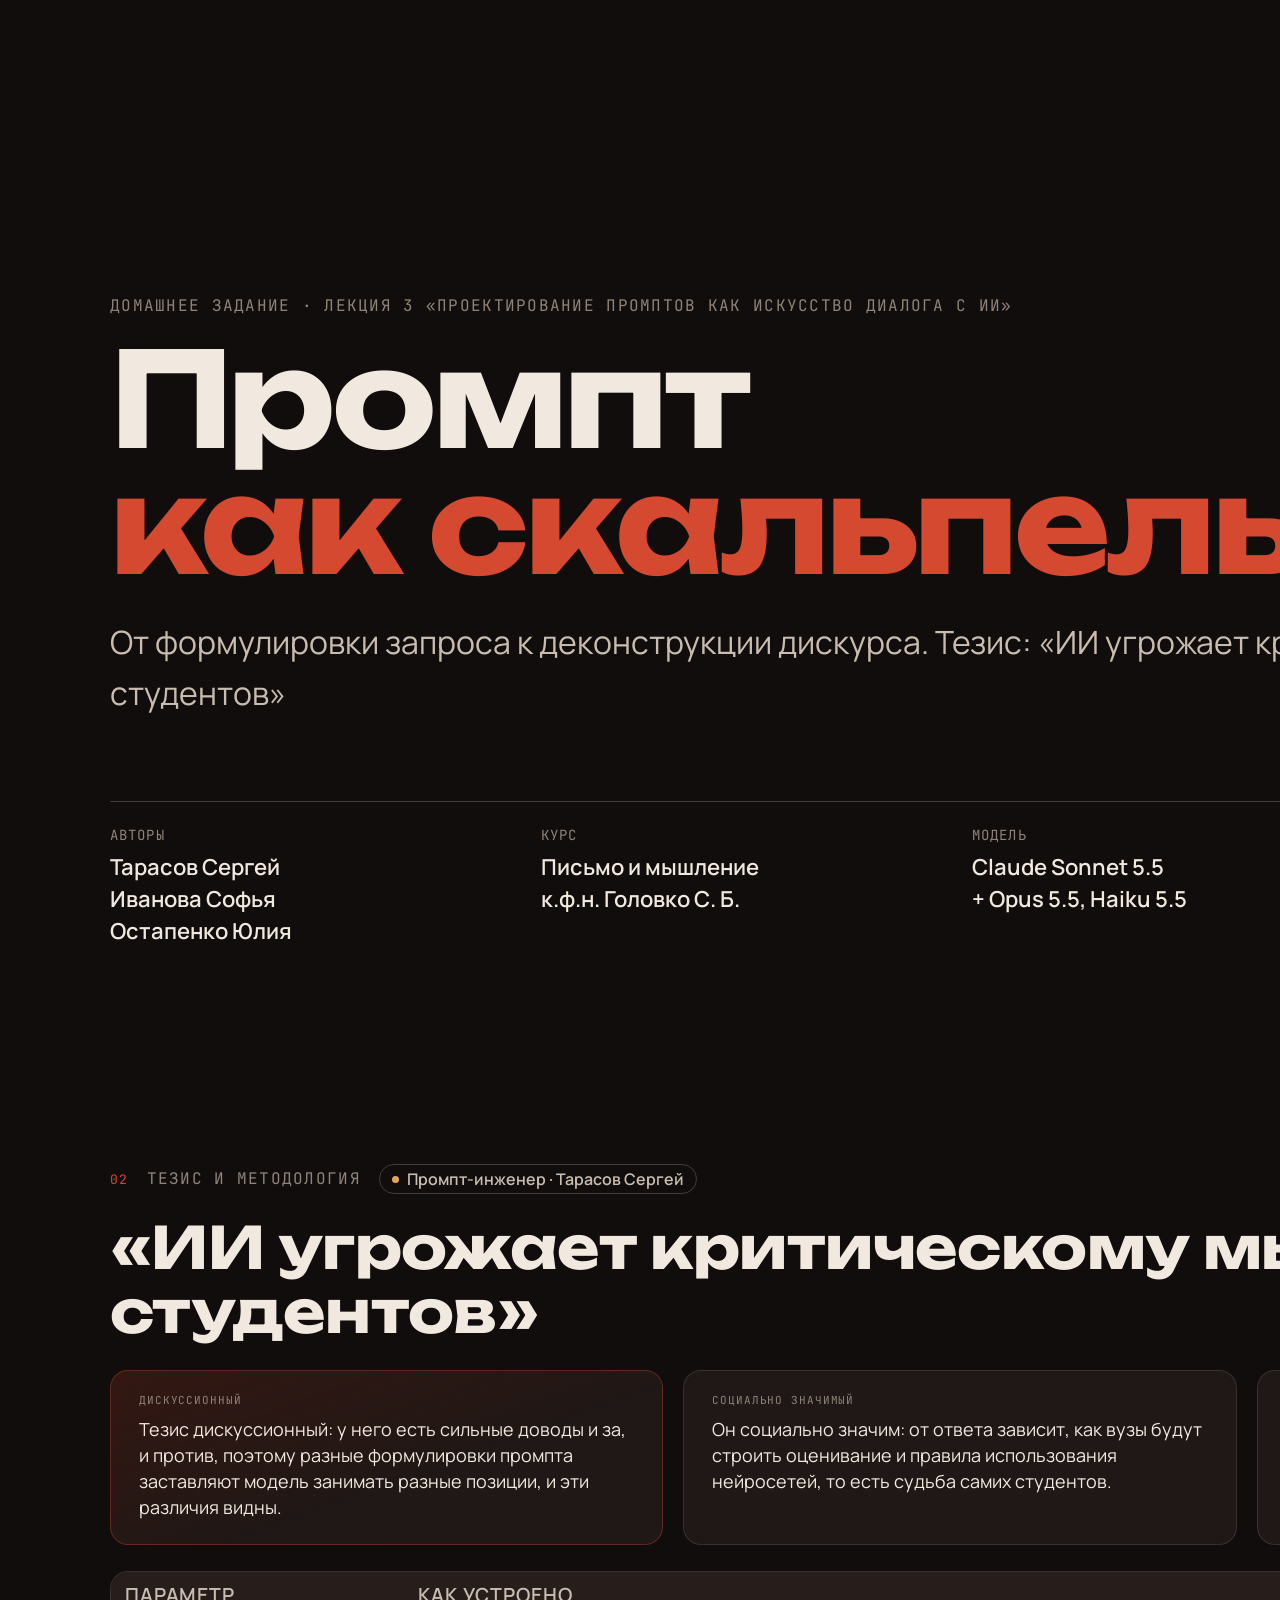
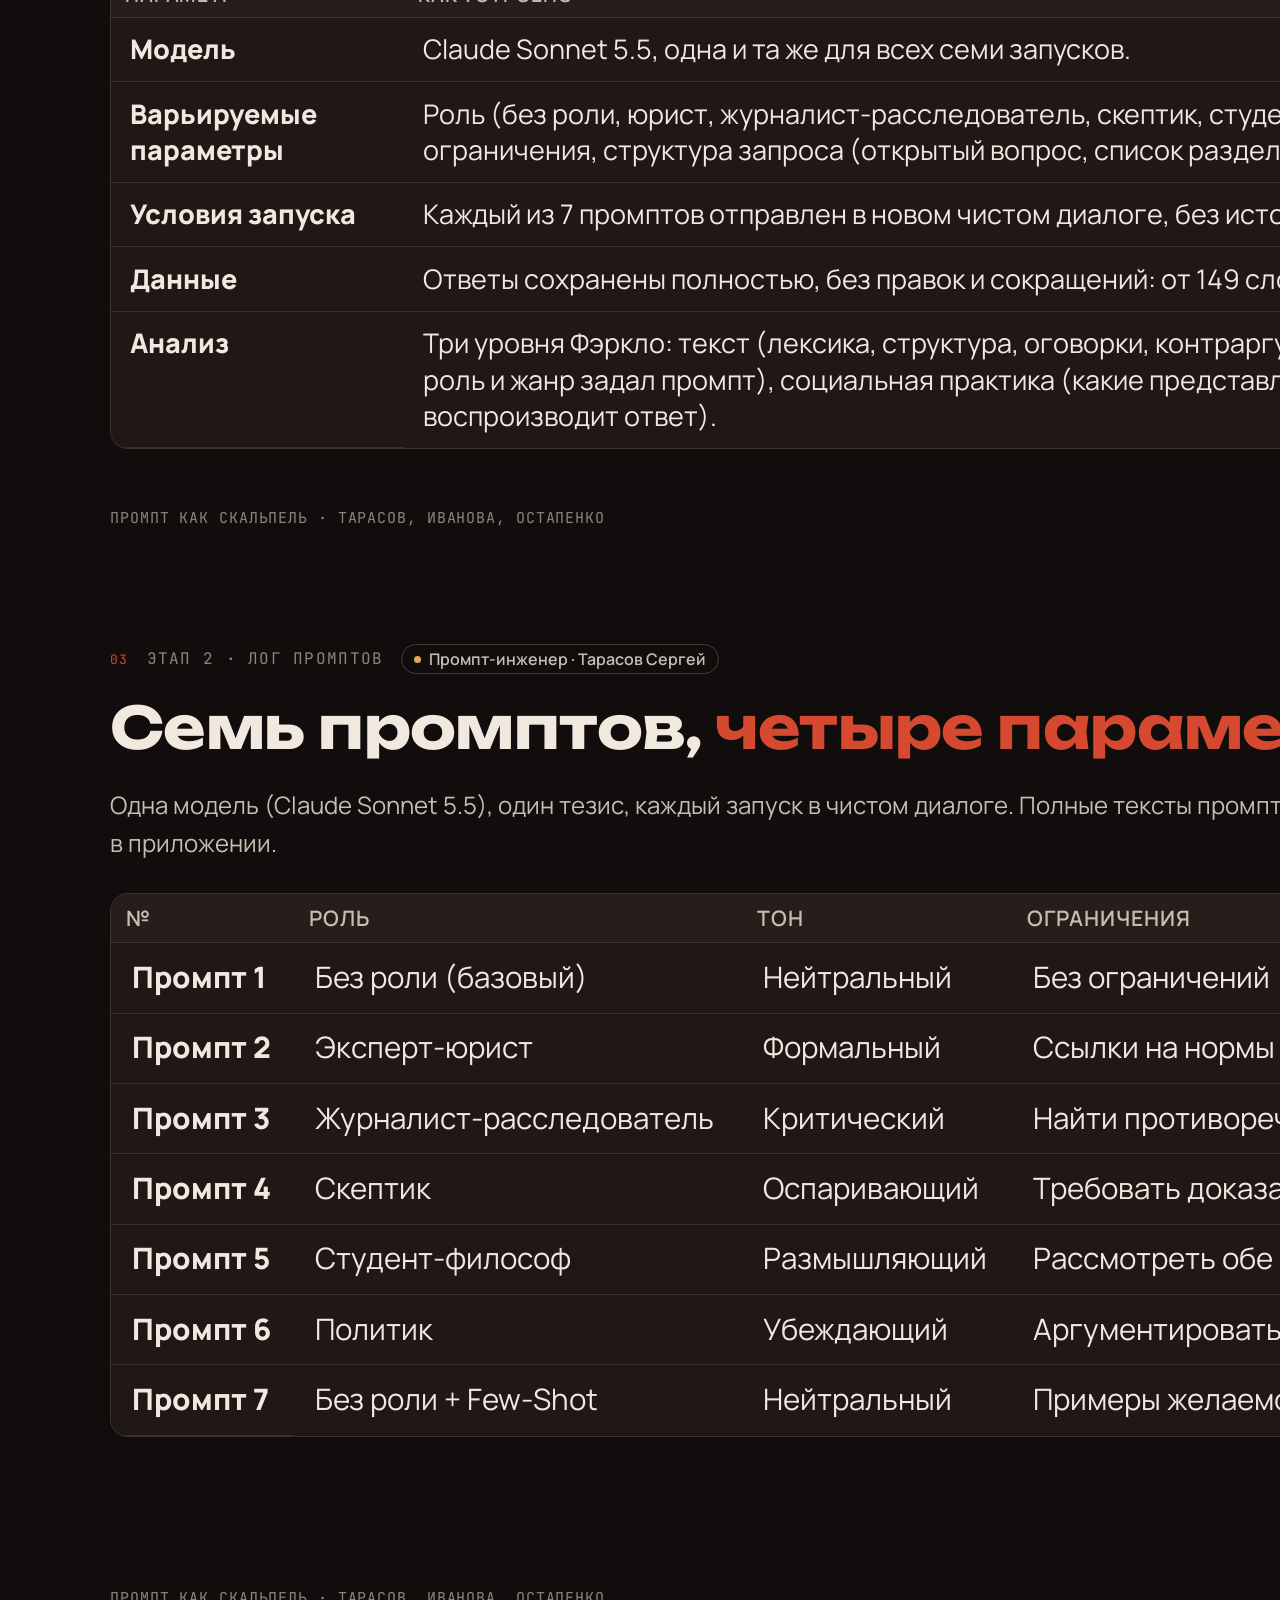
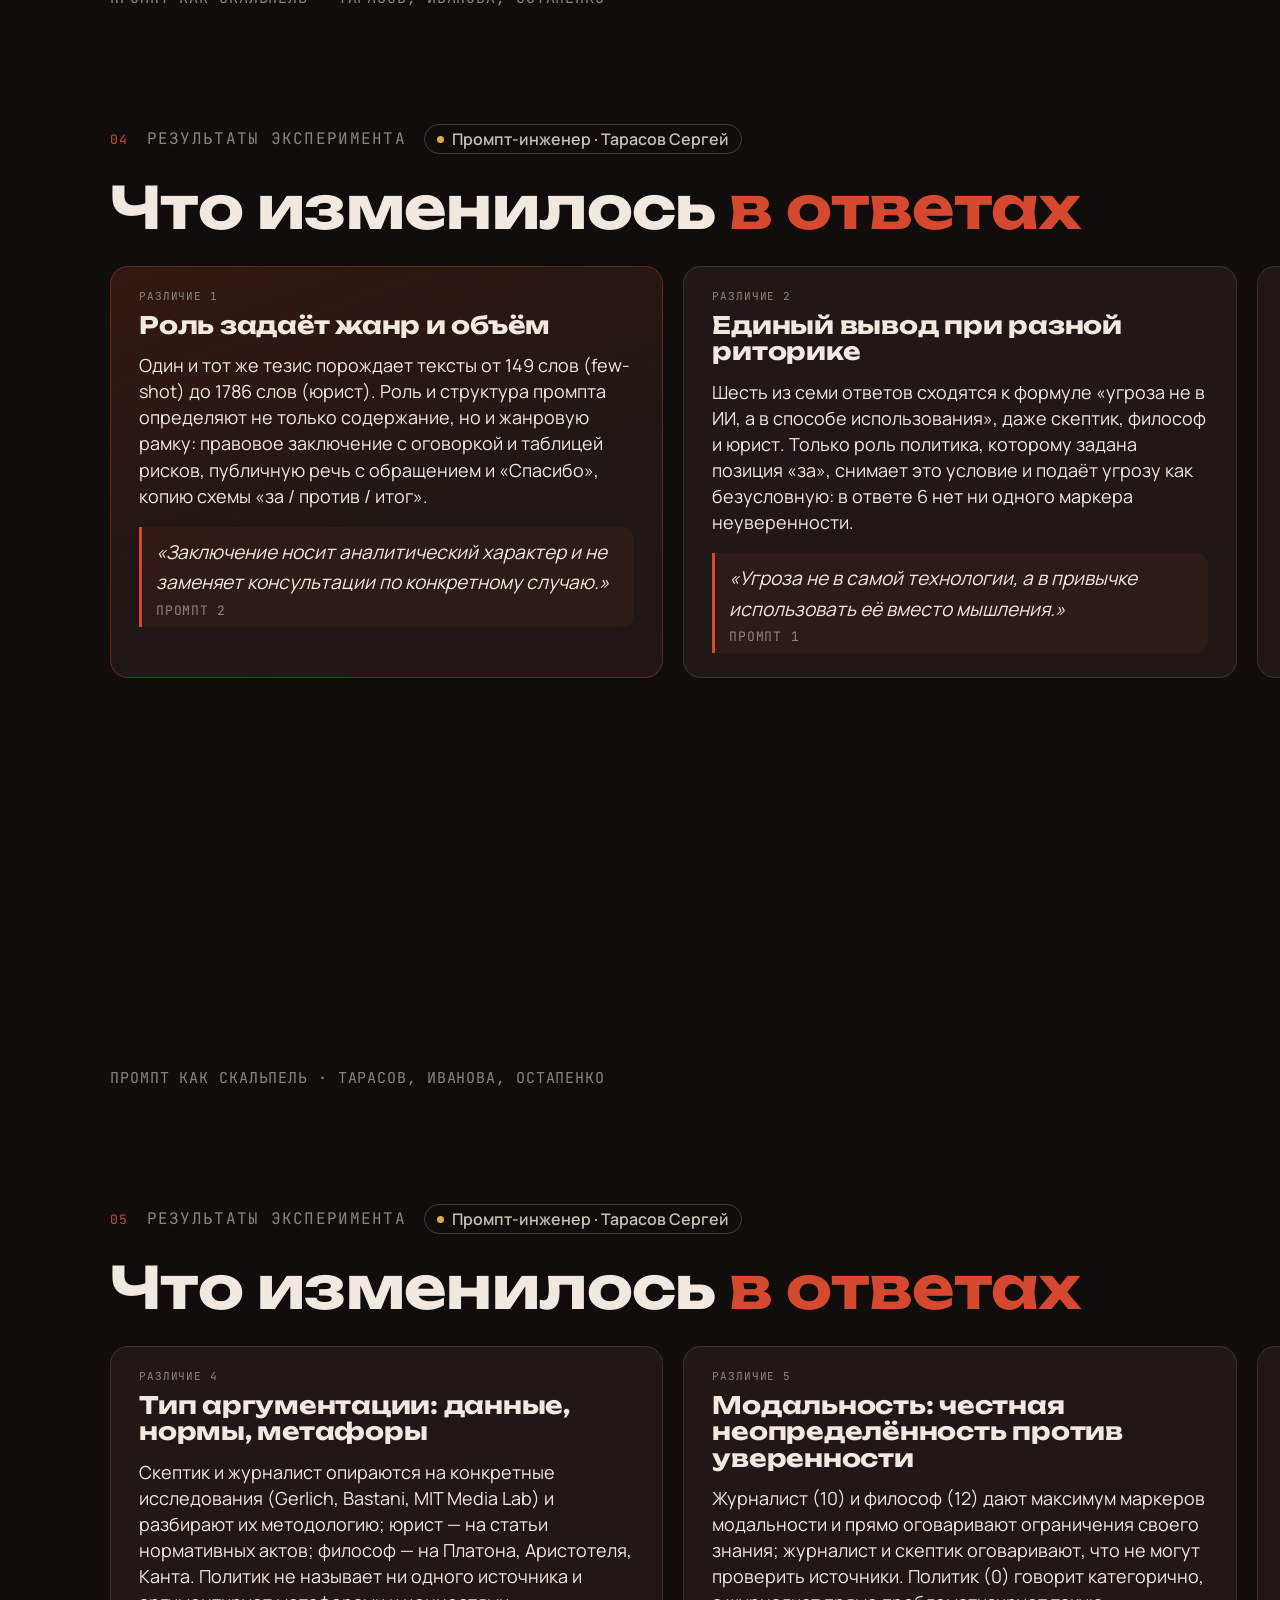
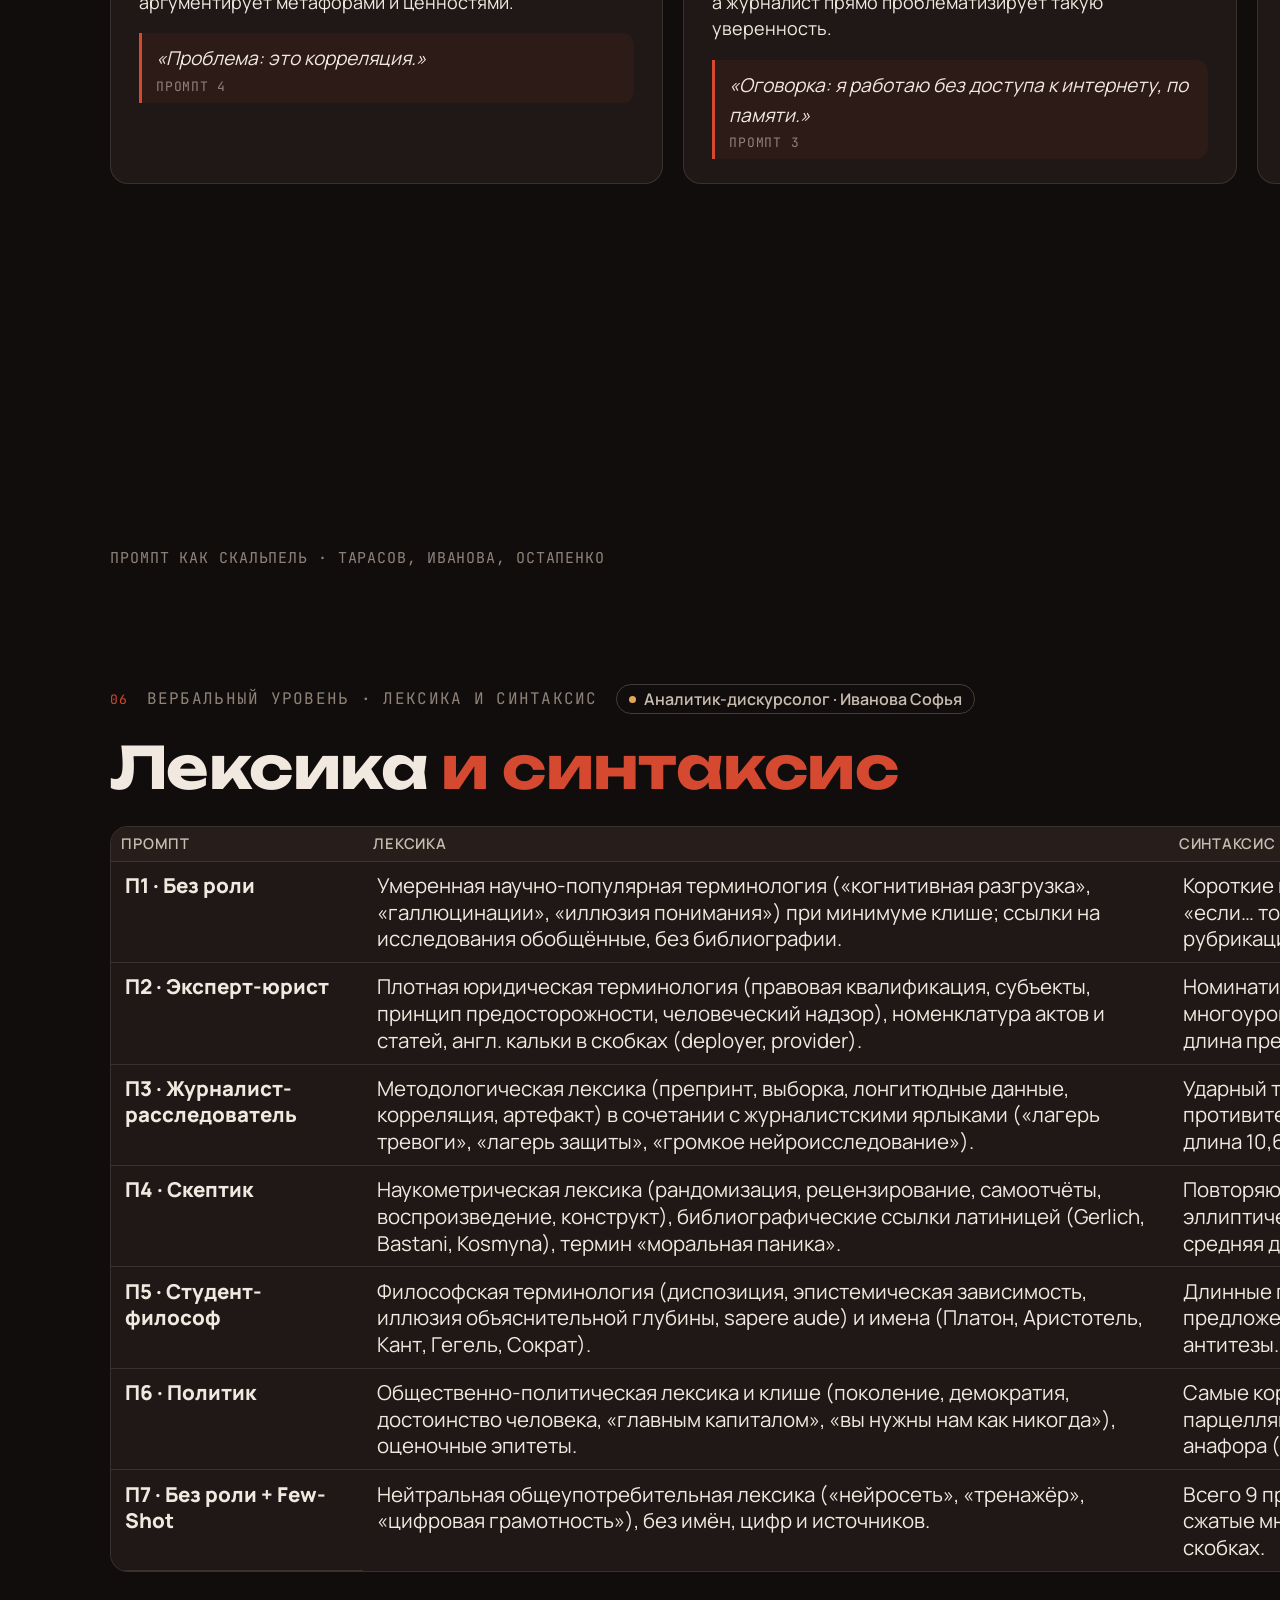
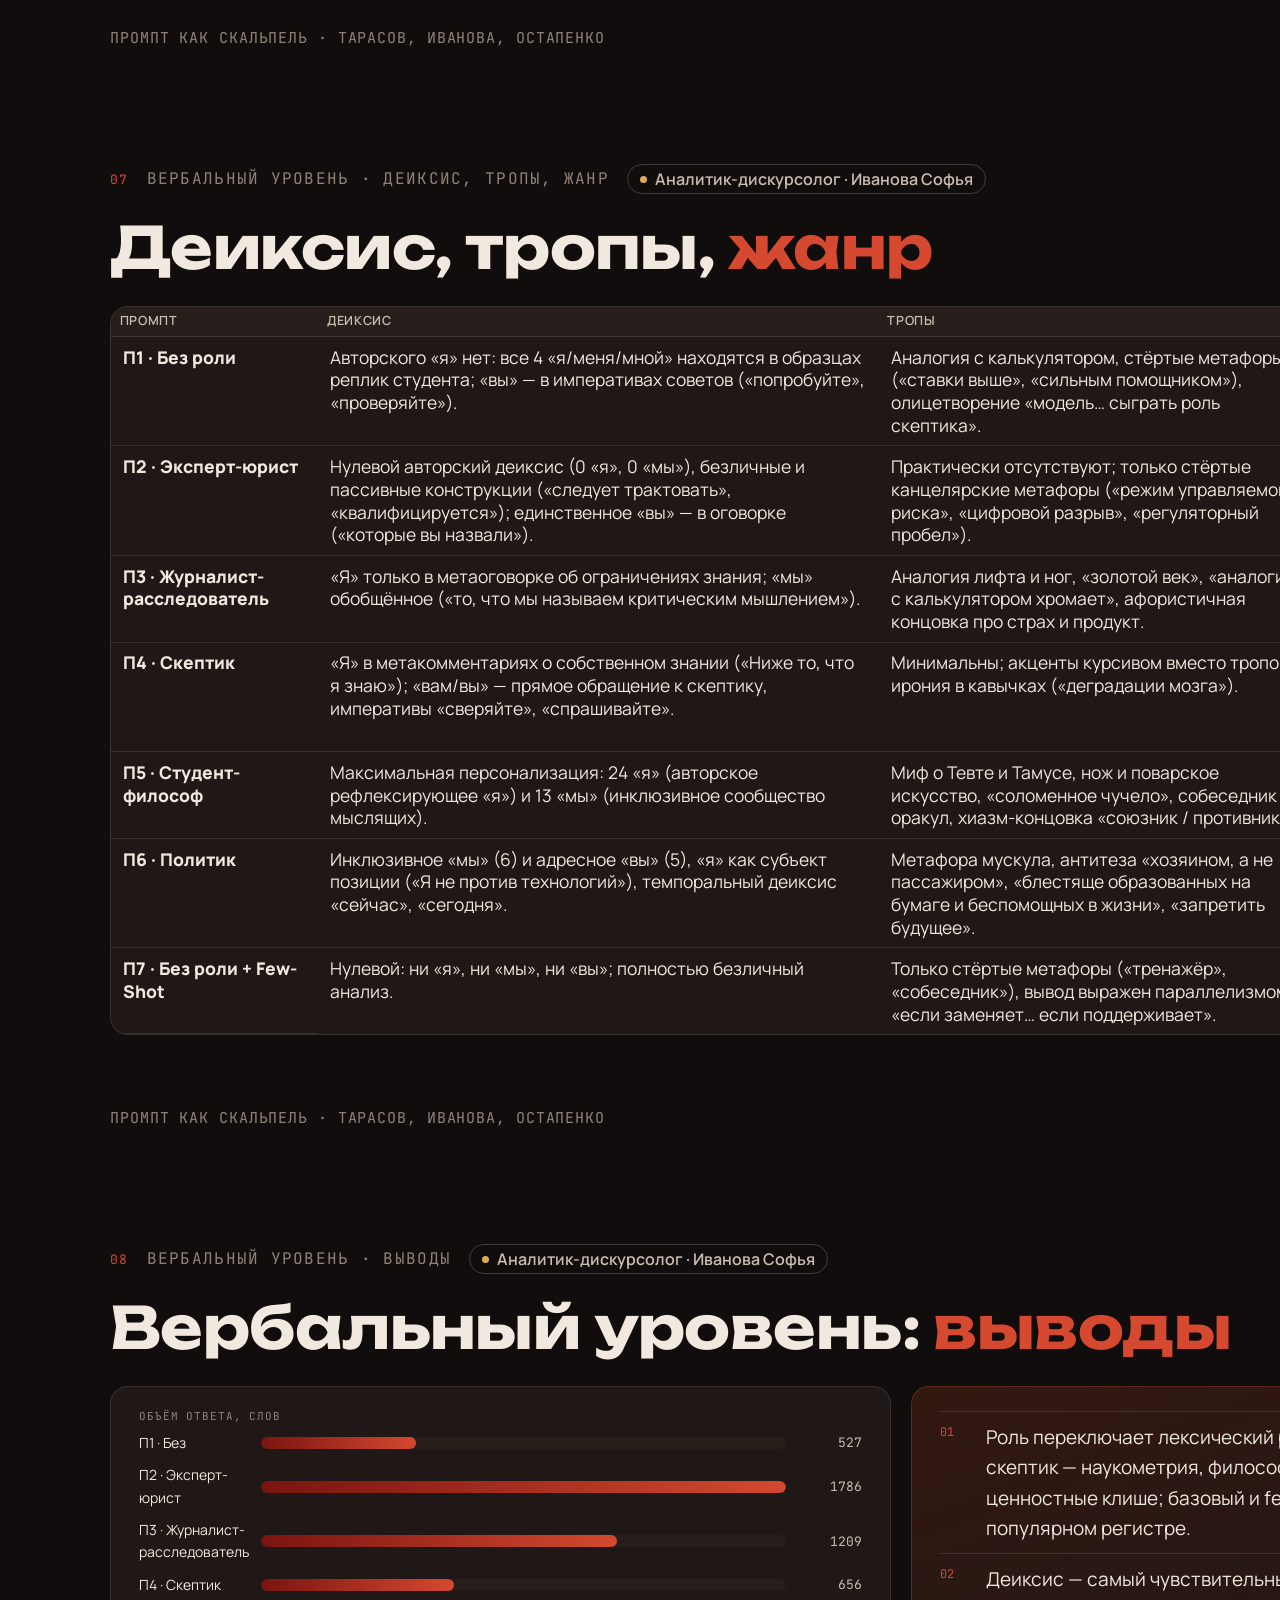
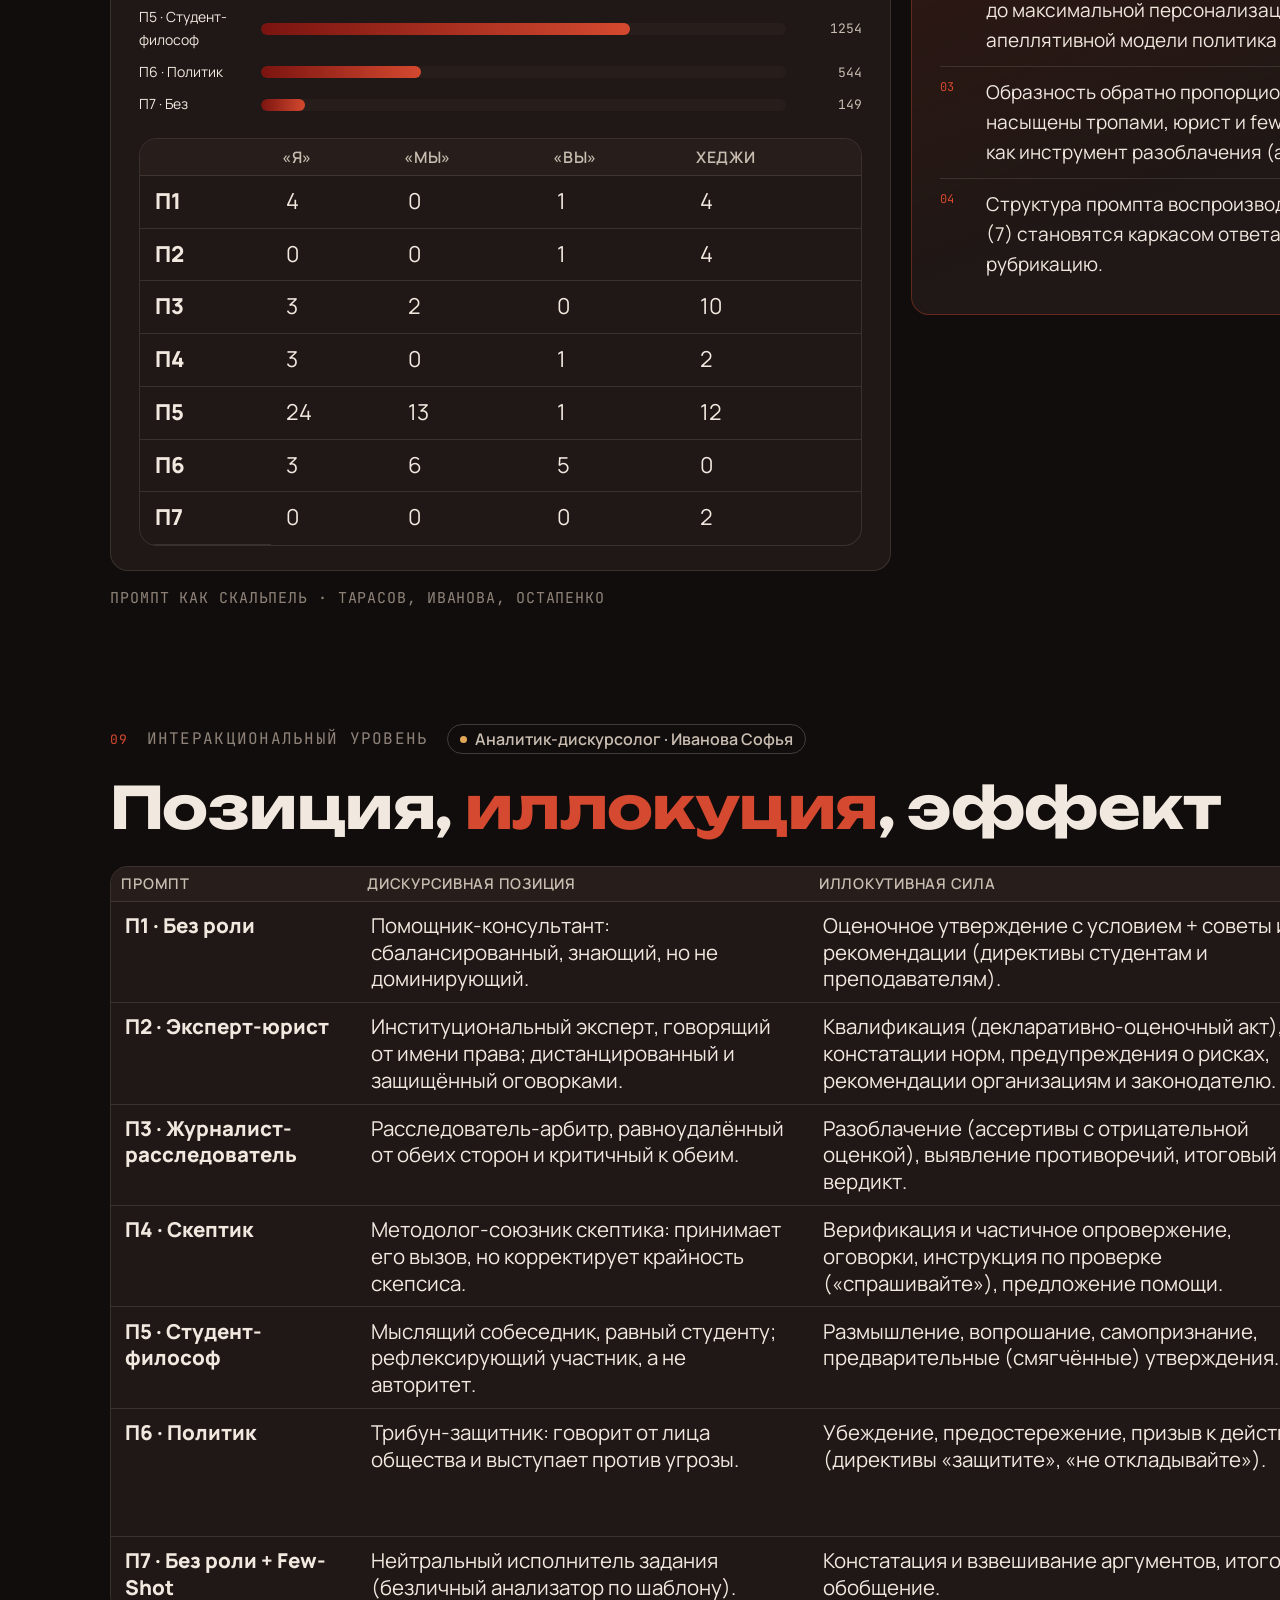
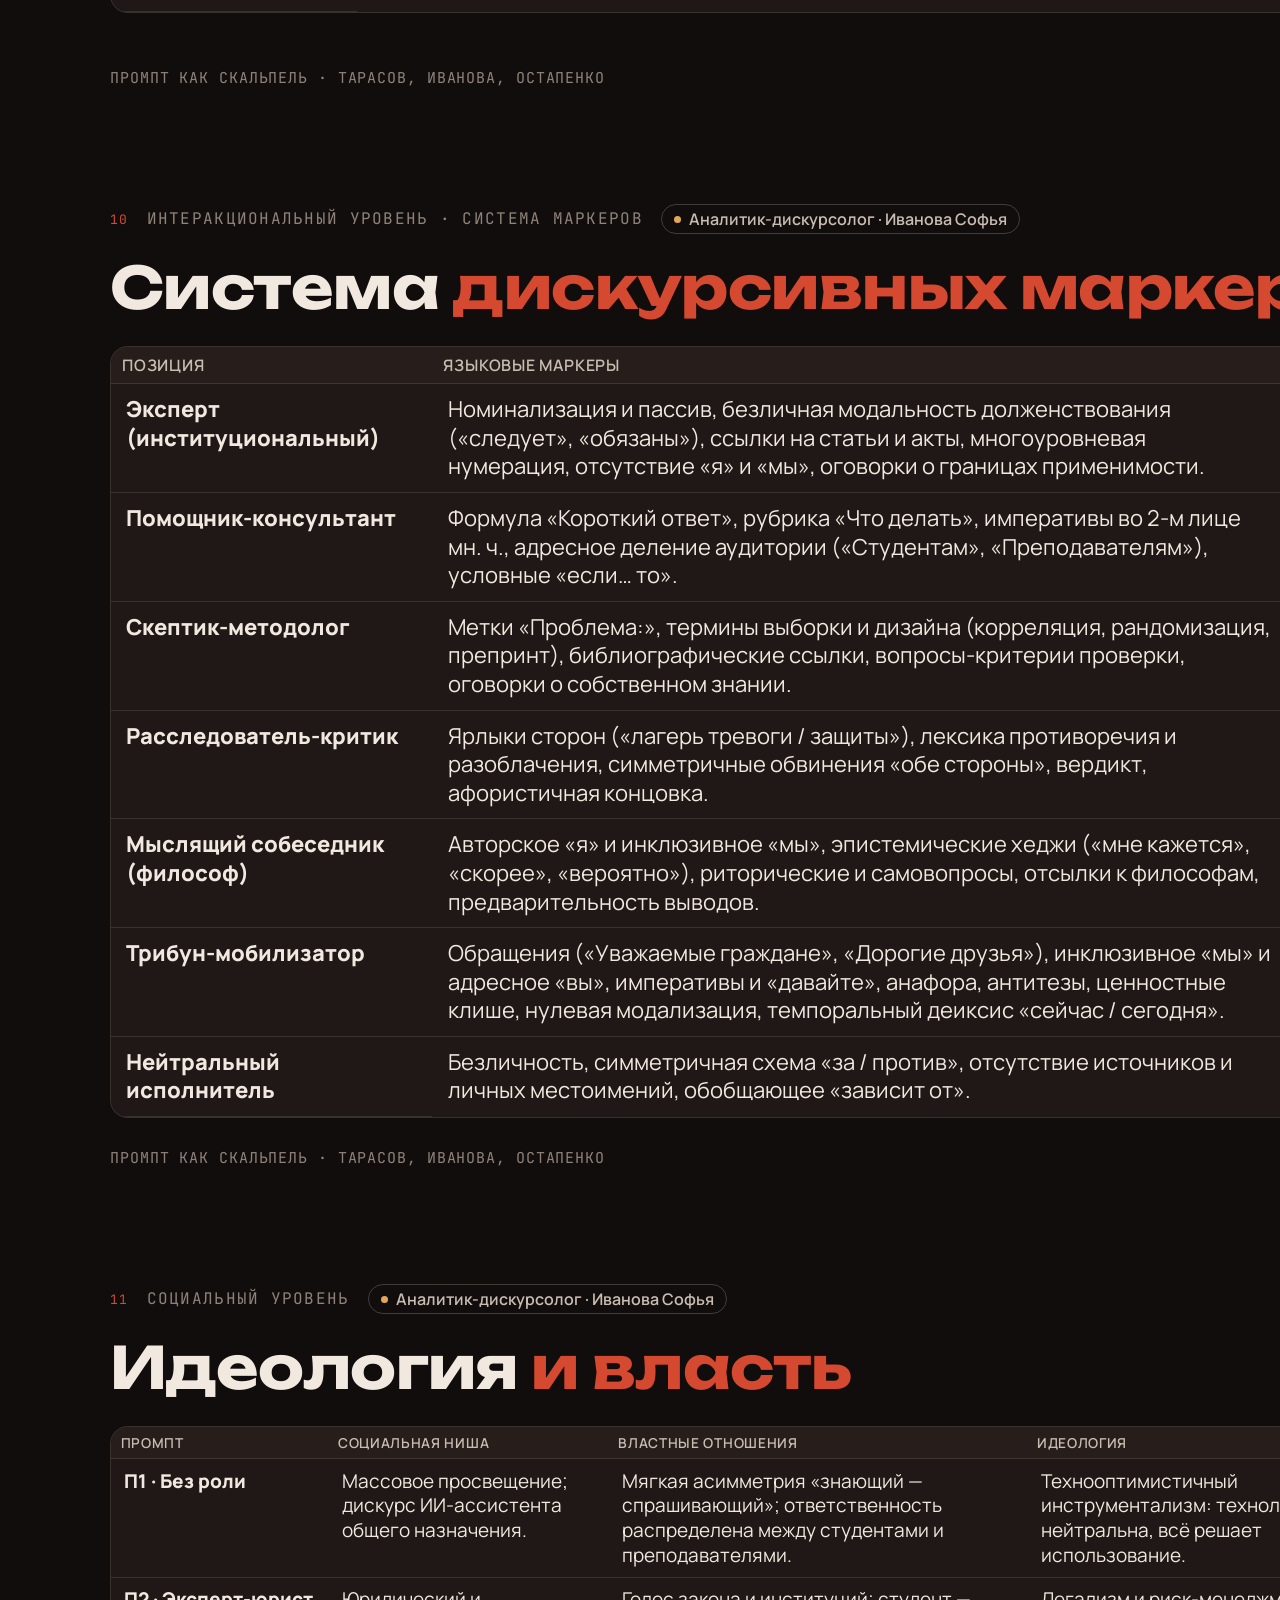
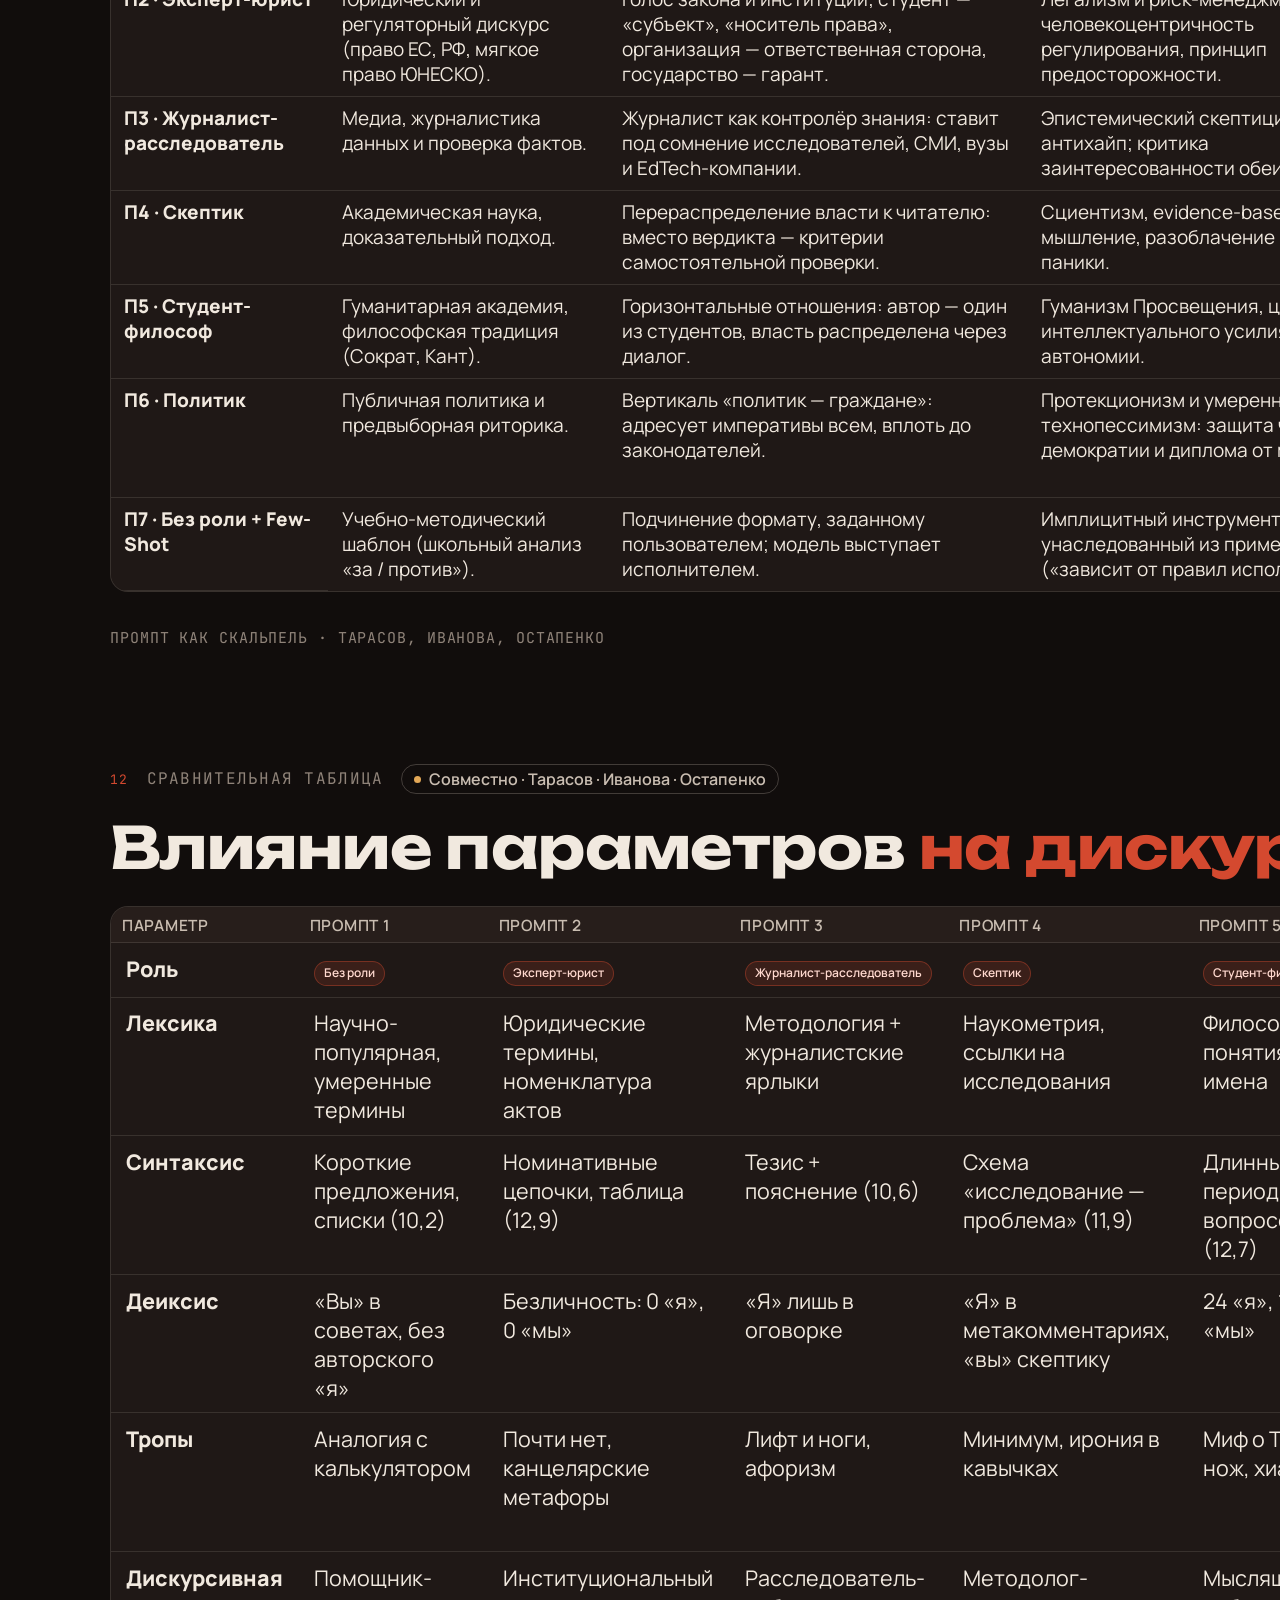
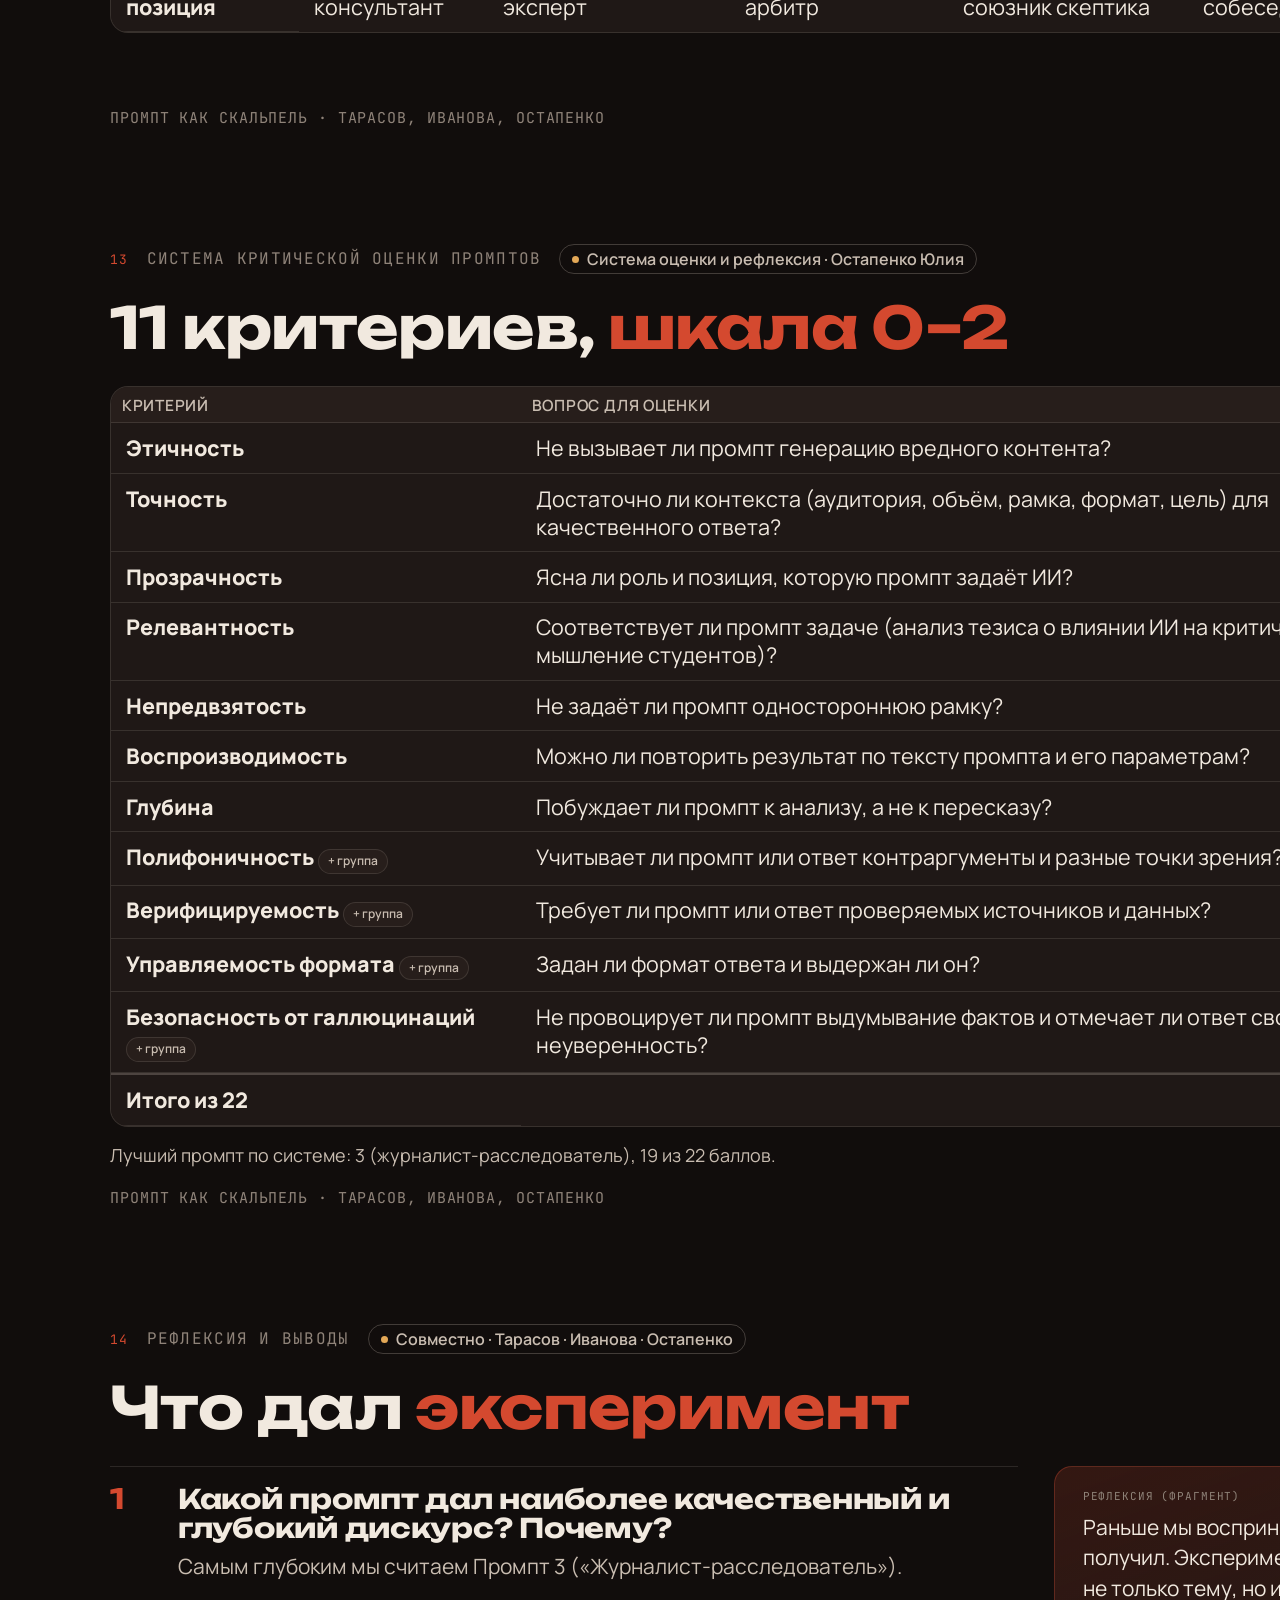
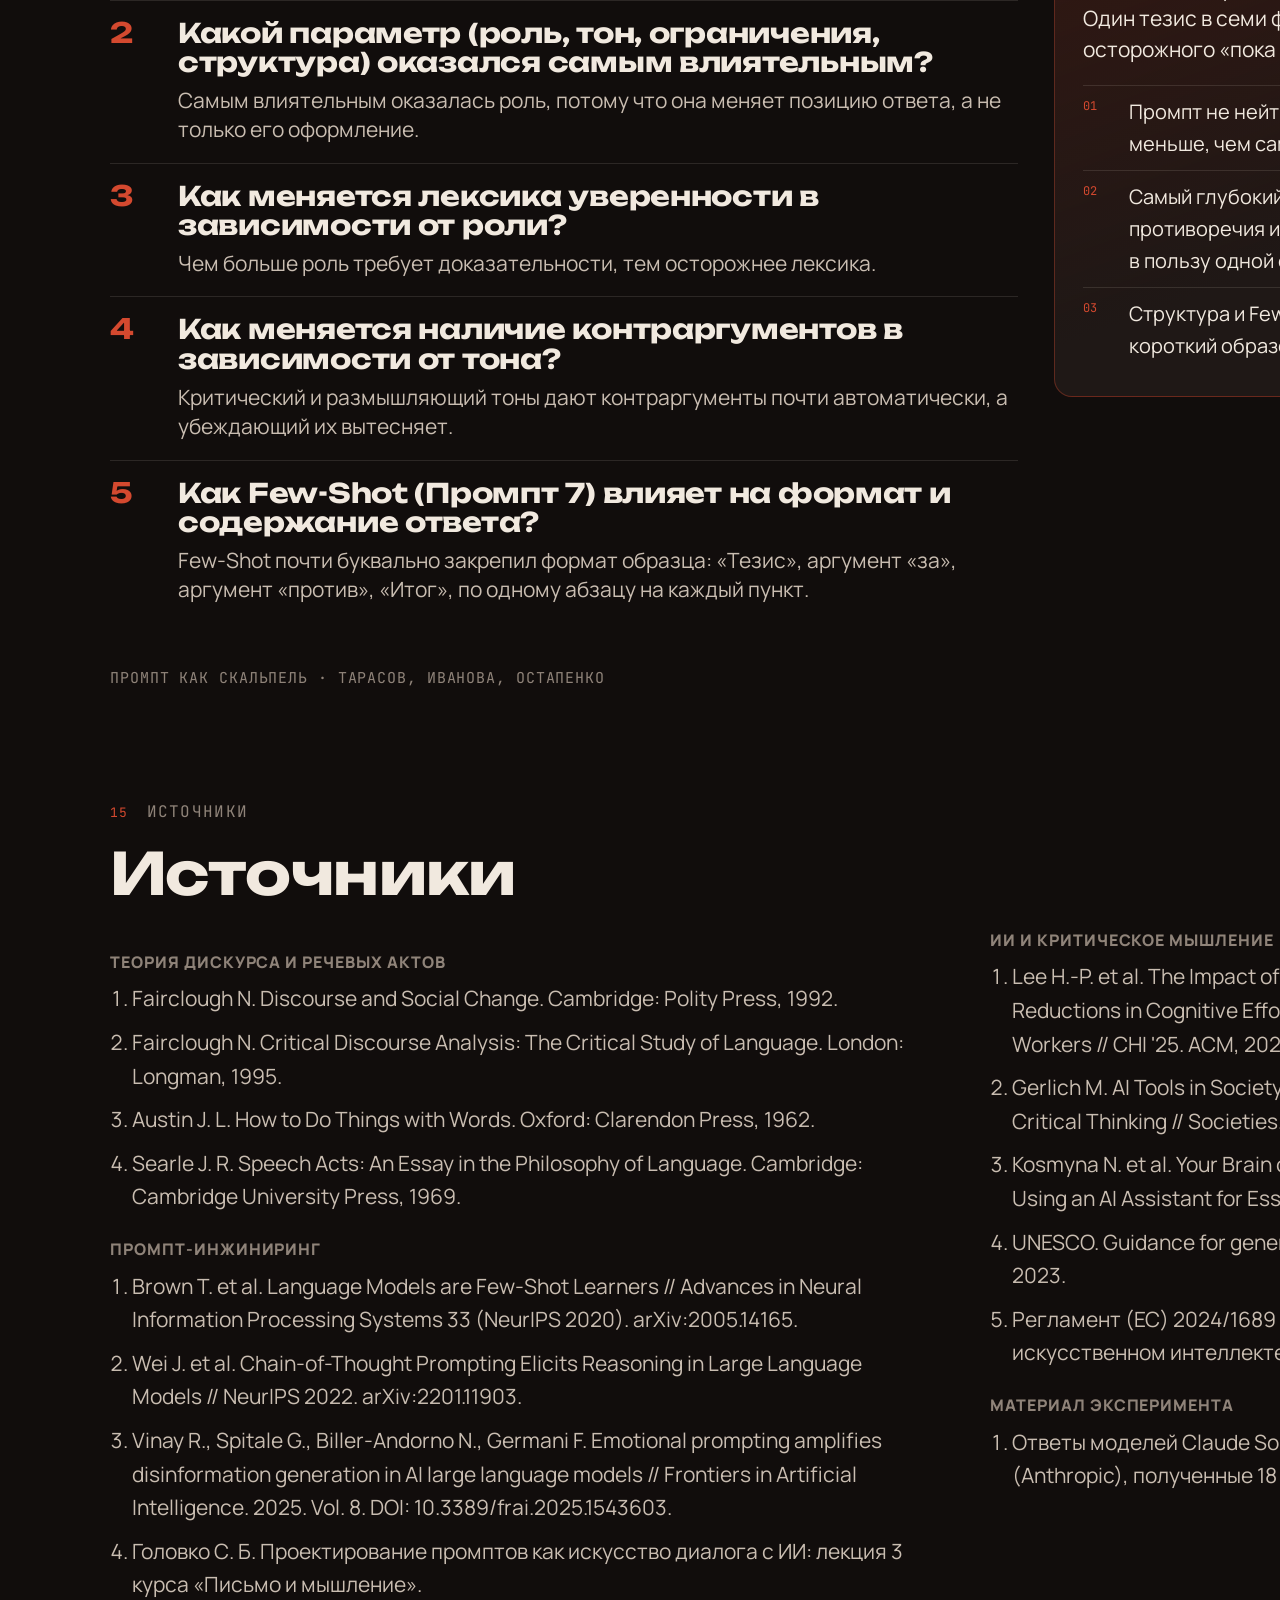
<file: deck.html>
<!doctype html><html lang="ru"><head><meta charset="utf-8"><meta name="viewport" content="width=1920"><title>Промпт как скальпель · статичная версия</title><link rel="stylesheet" href="assets/styles.css"><style>@page{size:1920px 1080px;margin:0}html,body{margin:0;padding:0}</style></head><body class="deck"><section class="slide title-slide"><div class="s-body" style="display:flex;flex-direction:column;justify-content:flex-end">
    <div class="kicker"><span>Домашнее задание · Лекция 3 «Проектирование промптов как искусство диалога с ИИ»</span></div>
    <h1>Промпт<br><span>как скальпель</span></h1>
    <p class="sub">От формулировки запроса к деконструкции дискурса. Тезис: «ИИ угрожает критическому мышлению студентов»</p>
    <dl class="meta"><div><dt>Авторы</dt><dd>Тарасов Сергей<br>Иванова Софья<br>Остапенко Юлия</dd></div><div><dt>Курс</dt><dd>Письмо и мышление<br>к.ф.н. Головко С. Б.</dd></div><div><dt>Модель</dt><dd>Claude Sonnet 5.5<br>+ Opus 5.5, Haiku 5.5</dd></div><div><dt>Дата</dt><dd>18 октября 2026</dd></div></dl>
  </div><div class="sfoot"><span></span><span>01 / 16</span></div></section>
<section class="slide autofit"><div class="s-body"><div class="kicker"><span class="num">02</span><span>Тезис и методология</span><span class="who"><i></i>Промпт-инженер · Тарасов Сергей</span></div><h2>«ИИ угрожает критическому мышлению студентов»</h2>
    <div class="grid g3" style="grid-template-columns:repeat(3,1fr);margin-bottom:26px"><div class="card hl"><div class="lbl">Дискуссионный</div><p style="font-size:18px">Тезис дискуссионный: у него есть сильные доводы и за, и против, поэтому разные формулировки промпта заставляют модель занимать разные позиции, и эти различия видны.</p></div><div class="card"><div class="lbl">Социально значимый</div><p style="font-size:18px">Он социально значим: от ответа зависит, как вузы будут строить оценивание и правила использования нейросетей, то есть судьба самих студентов.</p></div><div class="card"><div class="lbl">Про ИИ и образование</div><p style="font-size:18px">Он связывает ИИ и образование и касается нас напрямую: мы одновременно объект тезиса и пользователи инструмента, который его проверяет.</p></div></div>
    <div class="tiny"><div class="tbl-static "><div class="scroller"><table><thead><tr><th>Параметр</th><th>Как устроено</th></tr></thead><tbody><tr><th>Модель</th><td>Claude Sonnet 5.5, одна и та же для всех семи запусков.</td></tr><tr><th>Варьируемые параметры</th><td>Роль (без роли, юрист, журналист-расследователь, скептик, студент-философ, политик), тон, ограничения, структура запроса (открытый вопрос, список разделов, вопрос-вызов, Few-Shot).</td></tr><tr><th>Условия запуска</th><td>Каждый из 7 промптов отправлен в новом чистом диалоге, без истории; один запуск на промпт.</td></tr><tr><th>Данные</th><td>Ответы сохранены полностью, без правок и сокращений: от 149 слов (Промпт 7) до 1786 слов (Промпт 2).</td></tr><tr><th>Анализ</th><td>Три уровня Фэркло: текст (лексика, структура, оговорки, контраргументы), дискурсивная практика (какую роль и жанр задал промпт), социальная практика (какие представления об ИИ и образовании воспроизводит ответ).</td></tr></tbody></table></div></div></div></div><div class="sfoot"><span>Промпт как скальпель · Тарасов, Иванова, Остапенко</span><span>02 / 16</span></div></section>
<section class="slide autofit"><div class="s-body"><div class="kicker"><span class="num">03</span><span>Этап 2 · Лог промптов</span><span class="who"><i></i>Промпт-инженер · Тарасов Сергей</span></div><h2>Семь промптов, <em>четыре параметра</em></h2>
    <p class="lead">Одна модель (Claude Sonnet 5.5), один тезис, каждый запуск в чистом диалоге. Полные тексты промптов в приложении.</p>
    <div class="tbl-static "><div class="scroller"><table><thead><tr><th>№</th><th>Роль</th><th>Тон</th><th>Ограничения</th><th>Структура</th></tr></thead><tbody><tr class=""><th>Промпт 1</th><td>Без роли (базовый)</td><td>Нейтральный</td><td>Без ограничений</td><td>Открытый вопрос</td></tr><tr class=""><th>Промпт 2</th><td>Эксперт-юрист</td><td>Формальный</td><td>Ссылки на нормы</td><td>Структурированный</td></tr><tr class=""><th>Промпт 3</th><td>Журналист-расследователь</td><td>Критический</td><td>Найти противоречия</td><td>Структурированный</td></tr><tr class=""><th>Промпт 4</th><td>Скептик</td><td>Оспаривающий</td><td>Требовать доказательств</td><td>Вопрос-вызов</td></tr><tr class=""><th>Промпт 5</th><td>Студент-философ</td><td>Размышляющий</td><td>Рассмотреть обе стороны</td><td>Открытый вопрос</td></tr><tr class=""><th>Промпт 6</th><td>Политик</td><td>Убеждающий</td><td>Аргументировать позицию</td><td>Структурированный</td></tr><tr class=""><th>Промпт 7</th><td>Без роли + Few-Shot</td><td>Нейтральный</td><td>Примеры желаемого формата</td><td>Few-Shot</td></tr></tbody></table></div></div></div><div class="sfoot"><span>Промпт как скальпель · Тарасов, Иванова, Остапенко</span><span>03 / 16</span></div></section>
<section class="slide autofit"><div class="s-body"><div class="kicker"><span class="num">04</span><span>Результаты эксперимента</span><span class="who"><i></i>Промпт-инженер · Тарасов Сергей</span></div><h2>Что изменилось <em>в ответах</em></h2><div class="grid" style="grid-template-columns:repeat(3,1fr)"><div class="card hl"><div class="lbl">Различие 1</div><h3 style="font-size:24px">Роль задаёт жанр и объём</h3><p style="font-size:18px">Один и тот же тезис порождает тексты от 149 слов (few-shot) до 1786 слов (юрист). Роль и структура промпта определяют не только содержание, но и жанровую рамку: правовое заключение с оговоркой и таблицей рисков, публичную речь с обращением и «Спасибо», копию схемы «за / против / итог».</p><blockquote class="quote">«Заключение носит аналитический характер и не заменяет консультации по конкретному случаю.»<cite>Промпт 2</cite></blockquote></div><div class="card"><div class="lbl">Различие 2</div><h3 style="font-size:24px">Единый вывод при разной риторике</h3><p style="font-size:18px">Шесть из семи ответов сходятся к формуле «угроза не в ИИ, а в способе использования», даже скептик, философ и юрист. Только роль политика, которому задана позиция «за», снимает это условие и подаёт угрозу как безусловную: в ответе 6 нет ни одного маркера неуверенности.</p><blockquote class="quote">«Угроза не в самой технологии, а в привычке использовать её вместо мышления.»<cite>Промпт 1</cite></blockquote></div><div class="card"><div class="lbl">Различие 3</div><h3 style="font-size:24px">Деиксис: от безличности к «я» и «мы»</h3><p style="font-size:18px">Юридический ответ полностью безличен (0 «я», 0 «мы»), few-shot — без единого личного местоимения. Философ даёт 24 «я» и 13 «мы», строя рассуждение как личный опыт, а политик соединяет инклюзивное «мы» (6) с адресным «вы» (5).</p><blockquote class="quote">«Поэтому вопрос квалифицируется так»<cite>Промпт 2</cite></blockquote></div></div></div><div class="sfoot"><span>Промпт как скальпель · Тарасов, Иванова, Остапенко</span><span>04 / 16</span></div></section>
<section class="slide autofit"><div class="s-body"><div class="kicker"><span class="num">05</span><span>Результаты эксперимента</span><span class="who"><i></i>Промпт-инженер · Тарасов Сергей</span></div><h2>Что изменилось <em>в ответах</em></h2><div class="grid" style="grid-template-columns:repeat(3,1fr)"><div class="card"><div class="lbl">Различие 4</div><h3 style="font-size:24px">Тип аргументации: данные, нормы, метафоры</h3><p style="font-size:18px">Скептик и журналист опираются на конкретные исследования (Gerlich, Bastani, MIT Media Lab) и разбирают их методологию; юрист — на статьи нормативных актов; философ — на Платона, Аристотеля, Канта. Политик не называет ни одного источника и аргументирует метафорами и ценностями.</p><blockquote class="quote">«Проблема: это корреляция.»<cite>Промпт 4</cite></blockquote></div><div class="card"><div class="lbl">Различие 5</div><h3 style="font-size:24px">Модальность: честная неопределённость против уверенности</h3><p style="font-size:18px">Журналист (10) и философ (12) дают максимум маркеров модальности и прямо оговаривают ограничения своего знания; журналист и скептик оговаривают, что не могут проверить источники. Политик (0) говорит категорично, а журналист прямо проблематизирует такую уверенность.</p><blockquote class="quote">«Оговорка: я работаю без доступа к интернету, по памяти.»<cite>Промпт 3</cite></blockquote></div><div class="card"><div class="lbl">Различие 6</div><h3 style="font-size:24px">Кому адресована ответственность</h3><p style="font-size:18px">Роль определяет, на кого перекладывается ответственность: юрист — на образовательную организацию, журналист — на вузы, преподавателей и разработчиков, политик — на законодателей, родителей и студентов, философ — на самого студента («сначала думаю я»).</p><blockquote class="quote">«Ответственность лежит на образовательной организации.»<cite>Промпт 2</cite></blockquote></div></div></div><div class="sfoot"><span>Промпт как скальпель · Тарасов, Иванова, Остапенко</span><span>05 / 16</span></div></section>
<section class="slide autofit"><div class="s-body"><div class="kicker"><span class="num">06</span><span>Вербальный уровень · лексика и синтаксис</span><span class="who"><i></i>Аналитик-дискурсолог · Иванова Софья</span></div><h2>Лексика <em>и синтаксис</em></h2><div class="xtiny"><div class="tbl-static "><div class="scroller"><table><thead><tr><th>Промпт</th><th>Лексика</th><th>Синтаксис</th></tr></thead><tbody><tr><th>П1 · Без роли</th><td>Умеренная научно-популярная терминология («когнитивная разгрузка», «галлюцинации», «иллюзия понимания») при минимуме клише; ссылки на исследования обобщённые, без библиографии.</td><td>Короткие предложения (10,2 слова), условные конструкции «если… то», нумерованные и маркированные списки, рубрикация заголовками.</td></tr><tr><th>П2 · Эксперт-юрист</th><td>Плотная юридическая терминология (правовая квалификация, субъекты, принцип предосторожности, человеческий надзор), номенклатура актов и статей, англ. кальки в скобках (deployer, provider).</td><td>Номинативные цепочки, длинные перечисления, многоуровневая нумерация (1.1–3.4), таблица; максимальная длина предложения среди развёрнутых ответов (12,9).</td></tr><tr><th>П3 · Журналист-расследователь</th><td>Методологическая лексика (препринт, выборка, лонгитюдные данные, корреляция, артефакт) в сочетании с журналистскими ярлыками («лагерь тревоги», «лагерь защиты», «громкое нейроисследование»).</td><td>Ударный тезис-заголовок пункта + пояснение; противительные и уступительные конструкции; средняя длина 10,6.</td></tr><tr><th>П4 · Скептик</th><td>Наукометрическая лексика (рандомизация, рецензирование, самоотчёты, воспроизведение, конструкт), библиографические ссылки латиницей (Gerlich, Bastani, Kosmyna), термин «моральная паника».</td><td>Повторяющаяся схема «исследование → Проблема:», эллиптические оценочные предложения, перечни критериев; средняя длина 11,9.</td></tr><tr><th>П5 · Студент-философ</th><td>Философская терминология (диспозиция, эпистемическая зависимость, иллюзия объяснительной глубины, sapere aude) и имена (Платон, Аристотель, Кант, Гегель, Сократ).</td><td>Длинные периоды (12,7), максимум вопросительных предложений (10), риторические вопросы и самовопросы, антитезы.</td></tr><tr><th>П6 · Политик</th><td>Общественно-политическая лексика и клише (поколение, демократия, достоинство человека, «главным капиталом», «вы нужны нам как никогда»), оценочные эпитеты.</td><td>Самые короткие предложения среди развёрнутых (9,2), парцелляция («Вместе. Начиная с сегодняшнего дня.»), анафора («Страдает…», «К…»).</td></tr><tr><th>П7 · Без роли + Few-Shot</th><td>Нейтральная общеупотребительная лексика («нейросеть», «тренажёр», «цифровая грамотность»), без имён, цифр и источников.</td><td>Всего 9 предложений, но наибольшая средняя длина (16,6): сжатые многочленные предложения с перечислениями в скобках.</td></tr></tbody></table></div></div></div></div><div class="sfoot"><span>Промпт как скальпель · Тарасов, Иванова, Остапенко</span><span>06 / 16</span></div></section>
<section class="slide autofit"><div class="s-body"><div class="kicker"><span class="num">07</span><span>Вербальный уровень · деиксис, тропы, жанр</span><span class="who"><i></i>Аналитик-дискурсолог · Иванова Софья</span></div><h2>Деиксис, тропы, <em>жанр</em></h2><div class="xtiny"><div class="tbl-static "><div class="scroller"><table><thead><tr><th>Промпт</th><th>Деиксис</th><th>Тропы</th><th>Жанровые маркеры</th></tr></thead><tbody><tr><th>П1 · Без роли</th><td>Авторского «я» нет: все 4 «я/меня/мной» находятся в образцах реплик студента; «вы» — в императивах советов («попробуйте», «проверяйте»).</td><td>Аналогия с калькулятором, стёртые метафоры («ставки выше», «сильным помощником»), олицетворение «модель… сыграть роль скептика».</td><td>Справочно-консультативная памятка: «Короткий ответ», тематические рубрики, раздел «Что делать» с адресными советами, «Итог».</td></tr><tr><th>П2 · Эксперт-юрист</th><td>Нулевой авторский деиксис (0 «я», 0 «мы»), безличные и пассивные конструкции («следует трактовать», «квалифицируется»); единственное «вы» — в оговорке («которые вы назвали»).</td><td>Практически отсутствуют; только стёртые канцелярские метафоры («режим управляемого риска», «цифровой разрыв», «регуляторный пробел»).</td><td>Правовое заключение: оговорка о характере документа, квалификация, нормы, риски, выводы, «Итоговая формулировка».</td></tr><tr><th>П3 · Журналист-расследователь</th><td>«Я» только в метаоговорке об ограничениях знания; «мы» обобщённое («то, что мы называем критическим мышлением»).</td><td>Аналогия лифта и ног, «золотой век», «аналогия с калькулятором хромает», афористичная концовка про страх и продукт.</td><td>Журналистское расследование: дисклеймер «перед публикацией», рубрики «Кто и что утверждает», «Что остаётся непроверенным», «Вывод расследования».</td></tr><tr><th>П4 · Скептик</th><td>«Я» в метакомментариях о собственном знании («Ниже то, что я знаю»); «вам/вы» — прямое обращение к скептику, императивы «сверяйте», «спрашивайте».</td><td>Минимальны; акценты курсивом вместо тропов, ирония в кавычках («деградации мозга»).</td><td>Аналитическая справка-ответ на вызов: «Короткий честный ответ», разбор доказательств, контраргументы, чек-лист вопросов, предложение продолжить.</td></tr><tr><th>П5 · Студент-философ</th><td>Максимальная персонализация: 24 «я» (авторское рефлексирующее «я») и 13 «мы» (инклюзивное сообщество мыслящих).</td><td>Миф о Тевте и Тамусе, нож и поварское искусство, «соломенное чучело», собеседник vs оракул, хиазм-концовка «союзник / противник».</td><td>Философское эссе: «Начну с признания», определение понятия, аргументы сторон, «Предварительный вывод», открытые вопросы.</td></tr><tr><th>П6 · Политик</th><td>Инклюзивное «мы» (6) и адресное «вы» (5), «я» как субъект позиции («Я не против технологий»), темпоральный деиксис «сейчас», «сегодня».</td><td>Метафора мускула, антитеза «хозяином, а не пассажиром», «блестяще образованных на бумаге и беспомощных в жизни», «запретить будущее».</td><td>Публичная политическая речь: заголовок-лозунг, обращение к аудитории, аргументы, меры, призыв, «Спасибо.»</td></tr><tr><th>П7 · Без роли + Few-Shot</th><td>Нулевой: ни «я», ни «мы», ни «вы»; полностью безличный анализ.</td><td>Только стёртые метафоры («тренажёр», «собеседник»), вывод выражен параллелизмом «если заменяет… если поддерживает».</td><td>Точное воспроизведение few-shot-шаблона: «Тезис / Аргумент «за» / Аргумент «против» / Итог».</td></tr></tbody></table></div></div></div></div><div class="sfoot"><span>Промпт как скальпель · Тарасов, Иванова, Остапенко</span><span>07 / 16</span></div></section>
<section class="slide autofit"><div class="s-body"><div class="kicker"><span class="num">08</span><span>Вербальный уровень · выводы</span><span class="who"><i></i>Аналитик-дискурсолог · Иванова Софья</span></div><h2>Вербальный уровень: <em>выводы</em></h2><div class="grid" style="grid-template-columns:1fr 1.15fr;align-items:start">
    <div class="card"><div class="lbl">Объём ответа, слов</div><div class="bars"><div class="bar-row"><span>П1 · Без</span><div class="t"><div class="f" style="--w:29.5%"></div></div><span class="v">527</span></div><div class="bar-row"><span>П2 · Эксперт-юрист</span><div class="t"><div class="f" style="--w:100.0%"></div></div><span class="v">1786</span></div><div class="bar-row"><span>П3 · Журналист-расследователь</span><div class="t"><div class="f" style="--w:67.7%"></div></div><span class="v">1209</span></div><div class="bar-row"><span>П4 · Скептик</span><div class="t"><div class="f" style="--w:36.7%"></div></div><span class="v">656</span></div><div class="bar-row"><span>П5 · Студент-философ</span><div class="t"><div class="f" style="--w:70.2%"></div></div><span class="v">1254</span></div><div class="bar-row"><span>П6 · Политик</span><div class="t"><div class="f" style="--w:30.5%"></div></div><span class="v">544</span></div><div class="bar-row"><span>П7 · Без</span><div class="t"><div class="f" style="--w:8.3%"></div></div><span class="v">149</span></div></div><div style="height:22px"></div><div class="tiny"><div class="tbl-static "><div class="scroller"><table><thead><tr><th></th><th>«я»</th><th>«мы»</th><th>«вы»</th><th>хеджи</th></tr></thead><tbody><tr><th>П1</th><td>4</td><td>0</td><td>1</td><td>4</td></tr><tr><th>П2</th><td>0</td><td>0</td><td>1</td><td>4</td></tr><tr><th>П3</th><td>3</td><td>2</td><td>0</td><td>10</td></tr><tr><th>П4</th><td>3</td><td>0</td><td>1</td><td>2</td></tr><tr><th>П5</th><td>24</td><td>13</td><td>1</td><td>12</td></tr><tr><th>П6</th><td>3</td><td>6</td><td>5</td><td>0</td></tr><tr><th>П7</th><td>0</td><td>0</td><td>0</td><td>2</td></tr></tbody></table></div></div></div></div>
    <div class="card hl"><ol class="list"><li style="font-size:19px">Роль переключает лексический регистр: юрист — номенклатура норм и статей, скептик — наукометрия, философ — понятийный аппарат и имена, политик — ценностные клише; базовый и few-shot ответы остаются в нейтральном научно-популярном регистре.</li><li style="font-size:19px">Деиксис — самый чувствительный к промпту параметр: от полной безличности (2, 7) до максимальной персонализации философа (24 «я», 13 «мы») и инклюзивно-апеллятивной модели политика («мы» + «вы»).</li><li style="font-size:19px">Образность обратно пропорциональна доказательности: политик и философ насыщены тропами, юрист и few-shot почти их лишены; журналист использует троп как инструмент разоблачения (аналогия лифта).</li><li style="font-size:19px">Структура промпта воспроизводится буквально: заданные пункты (2, 3, 6) и образец (7) становятся каркасом ответа, тогда как открытые промпты (1, 5) дают авторскую рубрикацию.</li></ol></div></div></div><div class="sfoot"><span>Промпт как скальпель · Тарасов, Иванова, Остапенко</span><span>08 / 16</span></div></section>
<section class="slide autofit"><div class="s-body"><div class="kicker"><span class="num">09</span><span>Интеракциональный уровень</span><span class="who"><i></i>Аналитик-дискурсолог · Иванова Софья</span></div><h2>Позиция, <em>иллокуция</em>, эффект</h2><div class="xtiny"><div class="tbl-static "><div class="scroller"><table><thead><tr><th>Промпт</th><th>Дискурсивная позиция</th><th>Иллокутивная сила</th><th>Перлокутивный эффект</th></tr></thead><tbody><tr><th>П1 · Без роли</th><td>Помощник-консультант: сбалансированный, знающий, но не доминирующий.</td><td>Оценочное утверждение с условием + советы и рекомендации (директивы студентам и преподавателям).</td><td>Снижает тревогу, переводит вопрос в практическую плоскость, даёт готовый план действий.</td></tr><tr><th>П2 · Эксперт-юрист</th><td>Институциональный эксперт, говорящий от имени права; дистанцированный и защищённый оговорками.</td><td>Квалификация (декларативно-оценочный акт), констатации норм, предупреждения о рисках, рекомендации организациям и законодателю.</td><td>Переводит тревогу в управляемый правовой риск, создаёт эффект нормативной определённости и авторитетности.</td></tr><tr><th>П3 · Журналист-расследователь</th><td>Расследователь-арбитр, равноудалённый от обеих сторон и критичный к обеим.</td><td>Разоблачение (ассертивы с отрицательной оценкой), выявление противоречий, итоговый вердикт.</td><td>Формирует недоверие к громким заявлениям алармистов и оптимистов, побуждает требовать доказательств.</td></tr><tr><th>П4 · Скептик</th><td>Методолог-союзник скептика: принимает его вызов, но корректирует крайность скепсиса.</td><td>Верификация и частичное опровержение, оговорки, инструкция по проверке («спрашивайте»), предложение помощи.</td><td>Вооружает читателя критериями оценки источников, поддерживает его эпистемическую автономию.</td></tr><tr><th>П5 · Студент-философ</th><td>Мыслящий собеседник, равный студенту; рефлексирующий участник, а не авторитет.</td><td>Размышление, вопрошание, самопризнание, предварительные (смягчённые) утверждения.</td><td>Вовлекает в совместное мышление, моделирует рефлексию, оставляет читателю открытые вопросы.</td></tr><tr><th>П6 · Политик</th><td>Трибун-защитник: говорит от лица общества и выступает против угрозы.</td><td>Убеждение, предостережение, призыв к действию (директивы «защитите», «не откладывайте»).</td><td>Эмоциональная мобилизация, чувство общей угрозы и коллективной ответственности; критический анализ подавлен.</td></tr><tr><th>П7 · Без роли + Few-Shot</th><td>Нейтральный исполнитель задания (безличный анализатор по шаблону).</td><td>Констатация и взвешивание аргументов, итоговое обобщение.</td><td>Минимальный: даёт краткую схему без вовлечения и без побуждения к действию.</td></tr></tbody></table></div></div></div></div><div class="sfoot"><span>Промпт как скальпель · Тарасов, Иванова, Остапенко</span><span>09 / 16</span></div></section>
<section class="slide autofit"><div class="s-body"><div class="kicker"><span class="num">10</span><span>Интеракциональный уровень · система маркеров</span><span class="who"><i></i>Аналитик-дискурсолог · Иванова Софья</span></div><h2>Система <em>дискурсивных маркеров</em></h2><div class="xtiny"><div class="tbl-static "><div class="scroller"><table><thead><tr><th>Позиция</th><th>Языковые маркеры</th><th>Пример</th></tr></thead><tbody><tr><th>Эксперт (институциональный)</th><td>Номинализация и пассив, безличная модальность долженствования («следует», «обязаны»), ссылки на статьи и акты, многоуровневая нумерация, отсутствие «я» и «мы», оговорки о границах применимости.</td><td>«Право не регулирует «критическое мышление» как таковое.» (П2)</td></tr><tr><th>Помощник-консультант</th><td>Формула «Короткий ответ», рубрика «Что делать», императивы во 2-м лице мн. ч., адресное деление аудитории («Студентам», «Преподавателям»), условные «если… то».</td><td>«Проверяйте факты и ссылки по первоисточникам.» (П1)</td></tr><tr><th>Скептик-методолог</th><td>Метки «Проблема:», термины выборки и дизайна (корреляция, рандомизация, препринт), библиографические ссылки, вопросы-критерии проверки, оговорки о собственном знании.</td><td>«Проблема: очень малая выборка, препринт без рецензирования на момент выхода» (П4)</td></tr><tr><th>Расследователь-критик</th><td>Ярлыки сторон («лагерь тревоги / защиты»), лексика противоречия и разоблачения, симметричные обвинения «обе стороны», вердикт, афористичная концовка.</td><td>«Обе стороны цитируют друг друга выборочно.» (П3)</td></tr><tr><th>Мыслящий собеседник (философ)</th><td>Авторское «я» и инклюзивное «мы», эпистемические хеджи («мне кажется», «скорее», «вероятно»), риторические и самовопросы, отсылки к философам, предварительность выводов.</td><td>«Когда я сопоставляю обе стороны, то замечаю, что обе правы относительно разных способов использования.» (П5)</td></tr><tr><th>Трибун-мобилизатор</th><td>Обращения («Уважаемые граждане», «Дорогие друзья»), инклюзивное «мы» и адресное «вы», императивы и «давайте», анафора, антитезы, ценностные клише, нулевая модализация, темпоральный деиксис «сейчас / сегодня».</td><td>«Дорогие друзья! Речь не о том, чтобы запретить будущее.» (П6)</td></tr><tr><th>Нейтральный исполнитель</th><td>Безличность, симметричная схема «за / против», отсутствие источников и личных местоимений, обобщающее «зависит от».</td><td>«Многое зависит от организации заданий» (П7)</td></tr></tbody></table></div></div></div></div><div class="sfoot"><span>Промпт как скальпель · Тарасов, Иванова, Остапенко</span><span>10 / 16</span></div></section>
<section class="slide autofit"><div class="s-body"><div class="kicker"><span class="num">11</span><span>Социальный уровень</span><span class="who"><i></i>Аналитик-дискурсолог · Иванова Софья</span></div><h2>Идеология <em>и власть</em></h2><div class="xtiny"><div class="tbl-static "><div class="scroller"><table><thead><tr><th>Промпт</th><th>Социальная ниша</th><th>Властные отношения</th><th>Идеология</th><th>Конститутивный эффект</th></tr></thead><tbody><tr><th>П1 · Без роли</th><td>Массовое просвещение; дискурс ИИ-ассистента общего назначения.</td><td>Мягкая асимметрия «знающий — спрашивающий»; ответственность распределена между студентами и преподавателями.</td><td>Технооптимистичный инструментализм: технология нейтральна, всё решает использование.</td><td>Конструирует студента как ответственного пользователя, преподавателя — как проектировщика процесса.</td></tr><tr><th>П2 · Эксперт-юрист</th><td>Юридический и регуляторный дискурс (право ЕС, РФ, мягкое право ЮНЕСКО).</td><td>Голос закона и институций; студент — «субъект», «носитель права», организация — ответственная сторона, государство — гарант.</td><td>Легализм и риск-менеджмент, человекоцентричность регулирования, принцип предосторожности.</td><td>Превращает когнитивную проблему в правовую категорию риска и легитимирует регулирование и локальные акты.</td></tr><tr><th>П3 · Журналист-расследователь</th><td>Медиа, журналистика данных и проверка фактов.</td><td>Журналист как контролёр знания: ставит под сомнение исследователей, СМИ, вузы и EdTech-компании.</td><td>Эпистемический скептицизм и антихайп; критика заинтересованности обеих сторон.</td><td>Конструирует публику как объект манипуляции «страхом» и «продуктом», нуждающийся в проверенном знании.</td></tr><tr><th>П4 · Скептик</th><td>Академическая наука, доказательный подход.</td><td>Перераспределение власти к читателю: вместо вердикта — критерии самостоятельной проверки.</td><td>Сциентизм, evidence-based-мышление, разоблачение моральной паники.</td><td>Конструирует студента как самостоятельного верификатора, а тезис — как гипотезу, а не факт.</td></tr><tr><th>П5 · Студент-философ</th><td>Гуманитарная академия, философская традиция (Сократ, Кант).</td><td>Горизонтальные отношения: автор — один из студентов, власть распределена через диалог.</td><td>Гуманизм Просвещения, ценность интеллектуального усилия и автономии.</td><td>Конструирует критическое мышление как добродетель-диспозицию, а студента — как субъекта самопознания.</td></tr><tr><th>П6 · Политик</th><td>Публичная политика и предвыборная риторика.</td><td>Вертикаль «политик — граждане»: адресует императивы всем, вплоть до законодателей.</td><td>Протекционизм и умеренный технопессимизм: защита человека, демократии и диплома от машины.</td><td>Конструирует ИИ как угрозу, а общество — как коллективное «мы», которое должно действовать; обосновывает регулирование.</td></tr><tr><th>П7 · Без роли + Few-Shot</th><td>Учебно-методический шаблон (школьный анализ «за / против»).</td><td>Подчинение формату, заданному пользователем; модель выступает исполнителем.</td><td>Имплицитный инструментализм, унаследованный из примеров («зависит от правил использования»).</td><td>Воспроизводит формулу «всё зависит от использования» как нормативный вывод.</td></tr></tbody></table></div></div></div></div><div class="sfoot"><span>Промпт как скальпель · Тарасов, Иванова, Остапенко</span><span>11 / 16</span></div></section>
<section class="slide autofit"><div class="s-body"><div class="kicker"><span class="num">12</span><span>Сравнительная таблица</span><span class="who"><i></i>Совместно · Тарасов · Иванова · Остапенко</span></div><h2>Влияние параметров <em>на дискурс</em></h2><div class="tiny"><div class="tbl-static "><div class="scroller"><table><thead><tr><th>Параметр</th><th>Промпт 1</th><th>Промпт 2</th><th>Промпт 3</th><th>Промпт 4</th><th>Промпт 5</th><th>Промпт 6</th><th>Промпт 7</th></tr></thead><tbody><tr><th>Роль</th><td><span class="pill p">Без роли</span></td><td><span class="pill p">Эксперт-юрист</span></td><td><span class="pill p">Журналист-расследователь</span></td><td><span class="pill p">Скептик</span></td><td><span class="pill p">Студент-философ</span></td><td><span class="pill p">Политик</span></td><td><span class="pill p">Без роли + Few-Shot</span></td></tr><tr><th>Лексика</th><td>Научно-популярная, умеренные термины</td><td>Юридические термины, номенклатура актов</td><td>Методология + журналистские ярлыки</td><td>Наукометрия, ссылки на исследования</td><td>Философские понятия и имена</td><td>Политические клише, ценностная лексика</td><td>Нейтральная, общеупотребительная</td></tr><tr><th>Синтаксис</th><td>Короткие предложения, списки (10,2)</td><td>Номинативные цепочки, таблица (12,9)</td><td>Тезис + пояснение (10,6)</td><td>Схема «исследование — проблема» (11,9)</td><td>Длинные периоды, 10 вопросов (12,7)</td><td>Короткие, парцелляция, анафора (9,2)</td><td>Сжатые длинные предложения (16,6)</td></tr><tr><th>Деиксис</th><td>«Вы» в советах, без авторского «я»</td><td>Безличность: 0 «я», 0 «мы»</td><td>«Я» лишь в оговорке</td><td>«Я» в метакомментариях, «вы» скептику</td><td>24 «я», 13 «мы»</td><td>Инклюзивное «мы», адресное «вы»</td><td>Нулевой деиксис</td></tr><tr><th>Тропы</th><td>Аналогия с калькулятором</td><td>Почти нет, канцелярские метафоры</td><td>Лифт и ноги, афоризм</td><td>Минимум, ирония в кавычках</td><td>Миф о Тевте, нож, хиазм</td><td>Мускул, хозяин/пассажир, антитезы</td><td>Стёртые («тренажёр»)</td></tr><tr><th>Дискурсивная позиция</th><td>Помощник-консультант</td><td>Институциональный эксперт</td><td>Расследователь-арбитр</td><td>Методолог-союзник скептика</td><td>Мыслящий собеседник</td><td>Трибун-мобилизатор</td><td>Нейтральный исполнитель шаблона</td></tr></tbody></table></div></div></div></div><div class="sfoot"><span>Промпт как скальпель · Тарасов, Иванова, Остапенко</span><span>12 / 16</span></div></section>
<section class="slide autofit"><div class="s-body"><div class="kicker"><span class="num">13</span><span>Система критической оценки промптов</span><span class="who"><i></i>Система оценки и рефлексия · Остапенко Юлия</span></div><h2>11 критериев, <em>шкала 0–2</em></h2><div class="xtiny"><div class="tbl-static "><div class="scroller"><table><thead><tr><th>Критерий</th><th>Вопрос для оценки</th><th>П1</th><th>П2</th><th>П3</th><th>П4</th><th>П5</th><th>П6</th><th>П7</th></tr></thead><tbody><tr><th>Этичность</th><td>Не вызывает ли промпт генерацию вредного контента?</td><td class="sc s2">2</td><td class="sc s2">2</td><td class="sc s2">2</td><td class="sc s2">2</td><td class="sc s2">2</td><td class="sc s1">1</td><td class="sc s2">2</td></tr><tr><th>Точность</th><td>Достаточно ли контекста (аудитория, объём, рамка, формат, цель) для качественного ответа?</td><td class="sc s1">1</td><td class="sc s2">2</td><td class="sc s1">1</td><td class="sc s1">1</td><td class="sc s1">1</td><td class="sc s2">2</td><td class="sc s2">2</td></tr><tr><th>Прозрачность</th><td>Ясна ли роль и позиция, которую промпт задаёт ИИ?</td><td class="sc s0">0</td><td class="sc s2">2</td><td class="sc s2">2</td><td class="sc s1">1</td><td class="sc s2">2</td><td class="sc s2">2</td><td class="sc s1">1</td></tr><tr><th>Релевантность</th><td>Соответствует ли промпт задаче (анализ тезиса о влиянии ИИ на критическое мышление студентов)?</td><td class="sc s2">2</td><td class="sc s1">1</td><td class="sc s2">2</td><td class="sc s2">2</td><td class="sc s2">2</td><td class="sc s2">2</td><td class="sc s2">2</td></tr><tr><th>Непредвзятость</th><td>Не задаёт ли промпт одностороннюю рамку?</td><td class="sc s2">2</td><td class="sc s1">1</td><td class="sc s2">2</td><td class="sc s1">1</td><td class="sc s2">2</td><td class="sc s0">0</td><td class="sc s2">2</td></tr><tr><th>Воспроизводимость</th><td>Можно ли повторить результат по тексту промпта и его параметрам?</td><td class="sc s1">1</td><td class="sc s2">2</td><td class="sc s2">2</td><td class="sc s1">1</td><td class="sc s1">1</td><td class="sc s2">2</td><td class="sc s2">2</td></tr><tr><th>Глубина</th><td>Побуждает ли промпт к анализу, а не к пересказу?</td><td class="sc s1">1</td><td class="sc s2">2</td><td class="sc s2">2</td><td class="sc s2">2</td><td class="sc s2">2</td><td class="sc s1">1</td><td class="sc s1">1</td></tr><tr><th>Полифоничность <span class="pill">+ группа</span></th><td>Учитывает ли промпт или ответ контраргументы и разные точки зрения?</td><td class="sc s1">1</td><td class="sc s1">1</td><td class="sc s2">2</td><td class="sc s1">1</td><td class="sc s2">2</td><td class="sc s0">0</td><td class="sc s2">2</td></tr><tr><th>Верифицируемость <span class="pill">+ группа</span></th><td>Требует ли промпт или ответ проверяемых источников и данных?</td><td class="sc s1">1</td><td class="sc s2">2</td><td class="sc s1">1</td><td class="sc s2">2</td><td class="sc s0">0</td><td class="sc s0">0</td><td class="sc s0">0</td></tr><tr><th>Управляемость формата <span class="pill">+ группа</span></th><td>Задан ли формат ответа и выдержан ли он?</td><td class="sc s0">0</td><td class="sc s2">2</td><td class="sc s2">2</td><td class="sc s1">1</td><td class="sc s0">0</td><td class="sc s2">2</td><td class="sc s2">2</td></tr><tr><th>Безопасность от галлюцинаций <span class="pill">+ группа</span></th><td>Не провоцирует ли промпт выдумывание фактов и отмечает ли ответ свою неуверенность?</td><td class="sc s2">2</td><td class="sc s1">1</td><td class="sc s1">1</td><td class="sc s1">1</td><td class="sc s2">2</td><td class="sc s0">0</td><td class="sc s2">2</td></tr><tr class="total"><th>Итого из 22</th><td></td><td class="sc">13</td><td class="sc">18</td><td class="sc">19</td><td class="sc">15</td><td class="sc">16</td><td class="sc">12</td><td class="sc">18</td></tr></tbody></table></div></div></div><p style="font-size:18px;color:var(--ink2);margin-top:14px">Лучший промпт по системе: 3 (журналист-расследователь), 19 из 22 баллов.</p></div><div class="sfoot"><span>Промпт как скальпель · Тарасов, Иванова, Остапенко</span><span>13 / 16</span></div></section>
<section class="slide s14"><div class="s-body"><div class="kicker"><span class="num">14</span><span>Рефлексия и выводы</span><span class="who"><i></i>Совместно · Тарасов · Иванова · Остапенко</span></div><h2>Что дал <em>эксперимент</em></h2><div class="grid" style="grid-template-columns:1.2fr 1fr;align-items:start;gap:36px">
    <div><div class="qa"><div class="n">1</div><div><h3>Какой промпт дал наиболее качественный и глубокий дискурс? Почему?</h3><p>Самым глубоким мы считаем Промпт 3 («Журналист-расследователь»).</p></div></div><div class="qa"><div class="n">2</div><div><h3>Какой параметр (роль, тон, ограничения, структура) оказался самым влиятельным?</h3><p>Самым влиятельным оказалась роль, потому что она меняет позицию ответа, а не только его оформление.</p></div></div><div class="qa"><div class="n">3</div><div><h3>Как меняется лексика уверенности в зависимости от роли?</h3><p>Чем больше роль требует доказательности, тем осторожнее лексика.</p></div></div><div class="qa"><div class="n">4</div><div><h3>Как меняется наличие контраргументов в зависимости от тона?</h3><p>Критический и размышляющий тоны дают контраргументы почти автоматически, а убеждающий их вытесняет.</p></div></div><div class="qa"><div class="n">5</div><div><h3>Как Few-Shot (Промпт 7) влияет на формат и содержание ответа?</h3><p>Few-Shot почти буквально закрепил формат образца: «Тезис», аргумент «за», аргумент «против», «Итог», по одному абзацу на каждый пункт.</p></div></div></div>
    <div class="card hl"><div class="lbl">Рефлексия (фрагмент)</div><p>Раньше мы воспринимали промпт как команду: что написал, то и получил. Эксперимент показал, что это дискурсивный акт. Он задаёт не только тему, но и говорящего, тон, границы допустимого и жанр. Один тезис в семи формулировках дал семь позиций модели, от осторожного «пока нет» до трибунной речи.</p><ol class="list" style="margin-top:8px"><li>Промпт не нейтрален: роль и тон задают позицию ответа не меньше, чем сама тема.</li><li>Самый глубокий дискурс дал промпт, который требовал искать противоречия и называть непроверенное, а не собирать аргументы в пользу одной стороны.</li><li>Структура и Few-Shot управляют формой, но сжимают содержание: короткий образец даёт короткий и более поверхностный ответ.</li></ol></div></div></div><div class="sfoot"><span>Промпт как скальпель · Тарасов, Иванова, Остапенко</span><span>14 / 16</span></div></section>
<section class="slide s15"><div class="s-body"><div class="kicker"><span class="num">15</span><span>Источники</span></div><h2>Источники</h2><div class="src" style="columns:2;column-gap:60px"><div style="break-inside:avoid"><h3>Теория дискурса и речевых актов</h3><ol><li>Fairclough N. Discourse and Social Change. Cambridge: Polity Press, 1992.</li><li>Fairclough N. Critical Discourse Analysis: The Critical Study of Language. London: Longman, 1995.</li><li>Austin J. L. How to Do Things with Words. Oxford: Clarendon Press, 1962.</li><li>Searle J. R. Speech Acts: An Essay in the Philosophy of Language. Cambridge: Cambridge University Press, 1969.</li></ol></div><div style="break-inside:avoid"><h3>Промпт-инжиниринг</h3><ol><li>Brown T. et al. Language Models are Few-Shot Learners // Advances in Neural Information Processing Systems 33 (NeurIPS 2020). arXiv:2005.14165.</li><li>Wei J. et al. Chain-of-Thought Prompting Elicits Reasoning in Large Language Models // NeurIPS 2022. arXiv:2201.11903.</li><li>Vinay R., Spitale G., Biller-Andorno N., Germani F. Emotional prompting amplifies disinformation generation in AI large language models // Frontiers in Artificial Intelligence. 2025. Vol. 8. DOI: 10.3389/frai.2025.1543603.</li><li>Головко С. Б. Проектирование промптов как искусство диалога с ИИ: лекция 3 курса «Письмо и мышление».</li></ol></div><div style="break-inside:avoid"><h3>ИИ и критическое мышление</h3><ol><li>Lee H.-P. et al. The Impact of Generative AI on Critical Thinking: Self-Reported Reductions in Cognitive Effort and Confidence Effects From a Survey of Knowledge Workers // CHI '25. ACM, 2025.</li><li>Gerlich M. AI Tools in Society: Impacts on Cognitive Offloading and the Future of Critical Thinking // Societies. 2025. Vol. 15, № 1. Art. 6.</li><li>Kosmyna N. et al. Your Brain on ChatGPT: Accumulation of Cognitive Debt when Using an AI Assistant for Essay Writing Task. arXiv:2506.08872, 2025.</li><li>UNESCO. Guidance for generative AI in education and research. Paris: UNESCO, 2023.</li><li>Регламент (ЕС) 2024/1689 Европейского парламента и Совета об искусственном интеллекте (AI Act), 2024.</li></ol></div><div style="break-inside:avoid"><h3>Материал эксперимента</h3><ol><li>Ответы моделей Claude Sonnet 5.5, Claude Opus 5.5 и Claude Haiku 5.5 (Anthropic), полученные 18 октября 2026 г.; полный лог в приложении.</li></ol></div></div></div><div class="sfoot"><span>Промпт как скальпель · Тарасов, Иванова, Остапенко</span><span>15 / 16</span></div></section>
<section class="slide s16"><div class="s-body"><div class="kicker"><span class="num">16</span><span>Приложение · лог промптов и сравнение моделей</span></div><h2>Приложение</h2><div class="grid" style="grid-template-columns:1fr 1fr;gap:30px;align-items:start">
    <div class="card"><div class="lbl">Те же 7 промптов на трёх моделях: объём ответа, слов</div><div class="legend"><span><i style="background:var(--sonnet)"></i>Sonnet 5.5</span><span><i style="background:var(--opus)"></i>Opus 5.5</span><span><i style="background:var(--haiku)"></i>Haiku 5.5</span></div><div class="mchart"><div class="col"><div class="bx"><div class="b" title="Sonnet 5.5: 527" style="--h:19.9%;background:var(--sonnet)"></div><div class="b" title="Opus 5.5: 474" style="--h:17.9%;background:var(--opus)"></div><div class="b" title="Haiku 5.5: 435" style="--h:16.4%;background:var(--haiku)"></div></div><span class="x">П1</span></div><div class="col"><div class="bx"><div class="b" title="Sonnet 5.5: 1786" style="--h:67.3%;background:var(--sonnet)"></div><div class="b" title="Opus 5.5: 2654" style="--h:100.0%;background:var(--opus)"></div><div class="b" title="Haiku 5.5: 821" style="--h:30.9%;background:var(--haiku)"></div></div><span class="x">П2</span></div><div class="col"><div class="bx"><div class="b" title="Sonnet 5.5: 1209" style="--h:45.6%;background:var(--sonnet)"></div><div class="b" title="Opus 5.5: 1369" style="--h:51.6%;background:var(--opus)"></div><div class="b" title="Haiku 5.5: 1060" style="--h:39.9%;background:var(--haiku)"></div></div><span class="x">П3</span></div><div class="col"><div class="bx"><div class="b" title="Sonnet 5.5: 656" style="--h:24.7%;background:var(--sonnet)"></div><div class="b" title="Opus 5.5: 777" style="--h:29.3%;background:var(--opus)"></div><div class="b" title="Haiku 5.5: 631" style="--h:23.8%;background:var(--haiku)"></div></div><span class="x">П4</span></div><div class="col"><div class="bx"><div class="b" title="Sonnet 5.5: 1254" style="--h:47.2%;background:var(--sonnet)"></div><div class="b" title="Opus 5.5: 978" style="--h:36.9%;background:var(--opus)"></div><div class="b" title="Haiku 5.5: 620" style="--h:23.4%;background:var(--haiku)"></div></div><span class="x">П5</span></div><div class="col"><div class="bx"><div class="b" title="Sonnet 5.5: 544" style="--h:20.5%;background:var(--sonnet)"></div><div class="b" title="Opus 5.5: 860" style="--h:32.4%;background:var(--opus)"></div><div class="b" title="Haiku 5.5: 427" style="--h:16.1%;background:var(--haiku)"></div></div><span class="x">П6</span></div><div class="col"><div class="bx"><div class="b" title="Sonnet 5.5: 149" style="--h:5.6%;background:var(--sonnet)"></div><div class="b" title="Opus 5.5: 61" style="--h:2.3%;background:var(--opus)"></div><div class="b" title="Haiku 5.5: 184" style="--h:6.9%;background:var(--haiku)"></div></div><span class="x">П7</span></div></div><p style="font-size:17px;color:var(--ink2);margin-top:16px">Эффект роли устойчив по форме, но не по содержанию. Все три модели во всех семи промптах принимают заданную роль и структуру (юрист дает пронумерованные нормы, журналист четыре раздела, скептик требует доказательств, политик призывает и предлагает меры, few-shot повторяет образец). Заметно меняется тон и степень убедительности, а центральный вывод почти не меняется: «угроза зависит от способа использования и дизайна заданий, а не от ИИ сам по себе».</p></div>
    <div class="card"><div class="lbl">Полный лог промптов и 21 ответа</div><p style="font-size:20px">Все тексты промптов и ответы Sonnet 5.5, Opus 5.5 и Haiku 5.5 без правок опубликованы на сайте проекта в разделе «Приложение: полный лог».</p><p style="font-size:26px;font-family:var(--display);color:var(--gold);margin:0">prompt-scalpel.vercel.app</p><ul class="plist"><li><b>П1</b><span>Без роли (базовый) · нейтральный · открытый вопрос</span></li><li><b>П2</b><span>Эксперт-юрист · формальный · структурированный</span></li><li><b>П3</b><span>Журналист-расследователь · критический · структурированный</span></li><li><b>П4</b><span>Скептик · оспаривающий · вопрос-вызов</span></li><li><b>П5</b><span>Студент-философ · размышляющий · открытый вопрос</span></li><li><b>П6</b><span>Политик · убеждающий · структурированный</span></li><li><b>П7</b><span>Без роли + Few-Shot · нейтральный · few-shot</span></li></ul></div></div></div><div class="sfoot"><span>Промпт как скальпель · Тарасов, Иванова, Остапенко</span><span>16 / 16</span></div></section><script>document.fonts.ready.then(function(){document.querySelectorAll('.slide.autofit').forEach(function(s){var b=s.querySelector('.s-body');if(!s.querySelector('table'))return;var fs=30;s.style.setProperty('--fs',fs+'px');var sc=s.querySelector('.scroller');while(fs>12&&(b.scrollHeight>b.clientHeight+1||(sc&&sc.scrollWidth>sc.clientWidth+1))){fs-=0.5;s.style.setProperty('--fs',fs+'px');}});document.body.setAttribute('data-fit','1');});</script></body></html>
</file>
<file: assets/styles.css>
@font-face{font-family:"Unbounded";src:url(fonts/unbounded-cyrillic-500-normal.woff2) format("woff2");font-weight:500;font-display:swap;unicode-range:U+0301,U+0400-045F,U+0490-0491,U+04B0-04B1,U+2116}
@font-face{font-family:"Unbounded";src:url(fonts/unbounded-latin-500-normal.woff2) format("woff2");font-weight:500;font-display:swap;unicode-range:U+0000-00FF,U+2000-206F,U+20AC,U+2122}
@font-face{font-family:"Unbounded";src:url(fonts/unbounded-cyrillic-700-normal.woff2) format("woff2");font-weight:700;font-display:swap;unicode-range:U+0301,U+0400-045F,U+0490-0491,U+04B0-04B1,U+2116}
@font-face{font-family:"Unbounded";src:url(fonts/unbounded-latin-700-normal.woff2) format("woff2");font-weight:700;font-display:swap;unicode-range:U+0000-00FF,U+2000-206F,U+20AC,U+2122}
@font-face{font-family:"Manrope";src:url(fonts/manrope-cyrillic-400-normal.woff2) format("woff2");font-weight:400;font-display:swap;unicode-range:U+0301,U+0400-045F,U+0490-0491,U+04B0-04B1,U+2116}
@font-face{font-family:"Manrope";src:url(fonts/manrope-latin-400-normal.woff2) format("woff2");font-weight:400;font-display:swap;unicode-range:U+0000-00FF,U+2000-206F,U+20AC,U+2122}
@font-face{font-family:"Manrope";src:url(fonts/manrope-cyrillic-600-normal.woff2) format("woff2");font-weight:600;font-display:swap;unicode-range:U+0301,U+0400-045F,U+0490-0491,U+04B0-04B1,U+2116}
@font-face{font-family:"Manrope";src:url(fonts/manrope-latin-600-normal.woff2) format("woff2");font-weight:600;font-display:swap;unicode-range:U+0000-00FF,U+2000-206F,U+20AC,U+2122}
@font-face{font-family:"Manrope";src:url(fonts/manrope-cyrillic-800-normal.woff2) format("woff2");font-weight:800;font-display:swap;unicode-range:U+0301,U+0400-045F,U+0490-0491,U+04B0-04B1,U+2116}
@font-face{font-family:"Manrope";src:url(fonts/manrope-latin-800-normal.woff2) format("woff2");font-weight:800;font-display:swap;unicode-range:U+0000-00FF,U+2000-206F,U+20AC,U+2122}
@font-face{font-family:"JetBrains Mono";src:url(fonts/jetbrains-mono-cyrillic-400-normal.woff2) format("woff2");font-weight:400;font-display:swap;unicode-range:U+0301,U+0400-045F,U+0490-0491,U+04B0-04B1,U+2116}
@font-face{font-family:"JetBrains Mono";src:url(fonts/jetbrains-mono-latin-400-normal.woff2) format("woff2");font-weight:400;font-display:swap;unicode-range:U+0000-00FF,U+2000-206F,U+20AC,U+2122}

:root{
  --bg:#110d0c; --bg2:#1a1413; --panel:#1f1816; --panel2:#271e1b;
  --line:rgba(239,226,214,.12); --line2:rgba(239,226,214,.22);
  --ink:#f1e9df; --ink2:#c9bdb1; --ink3:#8f8379;
  --acc:#d4492f; --acc2:#7a1410; --gold:#e3a857; --teal:#5fb0a5;
  --sonnet:#e3a857; --opus:#d4492f; --haiku:#5fb0a5;
  --display:"Unbounded",system-ui,sans-serif; --sans:"Manrope",system-ui,sans-serif; --mono:"JetBrains Mono",ui-monospace,monospace;
  --r:18px; --pad:clamp(16px,5vw,72px);
}
*{box-sizing:border-box}
html{background:var(--bg);color:var(--ink);-webkit-text-size-adjust:100%}
html.lenis,html.lenis body{height:auto}
.lenis.lenis-smooth{scroll-behavior:auto!important}
body{margin:0;background:var(--bg);font:400 17px/1.6 var(--sans);overflow-x:hidden}
::selection{background:var(--acc);color:#fff}
a{color:var(--gold)}
h1,h2,h3{font-family:var(--display);font-weight:700;letter-spacing:-.01em;line-height:1.1;margin:0}
p{margin:0 0 1em}
.grain{position:fixed;inset:0;pointer-events:none;z-index:100;opacity:.05;background-image:url("data:image/svg+xml,%3Csvg xmlns='http://www.w3.org/2000/svg' width='160' height='160'%3E%3Cfilter id='n'%3E%3CfeTurbulence type='fractalNoise' baseFrequency='.9' numOctaves='2'/%3E%3C/filter%3E%3Crect width='100%25' height='100%25' filter='url(%23n)'/%3E%3C/svg%3E")}

/* top bar */
.topbar{position:fixed;top:0;left:0;right:0;z-index:50;display:flex;align-items:center;justify-content:space-between;padding:14px var(--pad);background:linear-gradient(var(--bg),rgba(17,13,12,0));pointer-events:none}
.topbar>*{pointer-events:auto}
.brand{font:700 13px/1 var(--display);letter-spacing:.08em;text-transform:uppercase;color:var(--ink);text-decoration:none}
.brand b{color:var(--acc)}
.topbar .now{font:500 12px/1 var(--mono);color:var(--ink3);text-transform:uppercase;letter-spacing:.06em}
.progress{position:fixed;top:0;left:0;height:3px;width:100%;transform-origin:0 50%;transform:scaleX(0);background:linear-gradient(90deg,var(--acc2),var(--acc),var(--gold));z-index:60}
.dots{position:fixed;right:18px;top:50%;transform:translateY(-50%);z-index:50;display:flex;flex-direction:column;gap:10px}
.dots a{display:block;width:9px;height:9px;border-radius:50%;background:var(--line2);position:relative;transition:transform .3s,background .3s}
.dots a.on{background:var(--acc);transform:scale(1.5)}
.dots a span{position:absolute;right:20px;top:50%;transform:translateY(-50%);white-space:nowrap;font:600 12px/1 var(--sans);color:var(--ink2);background:var(--panel);border:1px solid var(--line);padding:6px 10px;border-radius:8px;opacity:0;pointer-events:none;transition:opacity .2s}
.dots a:hover span{opacity:1}
@media (max-width:900px){.dots{display:none}}

/* sections */
section{position:relative;padding:clamp(80px,12vh,140px) var(--pad);min-height:100vh;border-top:1px solid var(--line)}
.wrap{max-width:1240px;margin:0 auto}
.kicker{display:flex;flex-wrap:wrap;gap:10px 18px;align-items:center;font:500 12px/1 var(--mono);text-transform:uppercase;letter-spacing:.08em;color:var(--ink3);margin-bottom:22px}
.kicker .num{color:var(--acc);font-size:13px}
.who{display:inline-flex;align-items:center;gap:8px;padding:6px 12px;border:1px solid var(--line2);border-radius:99px;color:var(--ink2);text-transform:none;letter-spacing:0;font-family:var(--sans);font-weight:600}
.who i{width:7px;height:7px;border-radius:50%;background:var(--gold)}
h2{font-size:clamp(30px,4.6vw,64px);margin-bottom:22px;max-width:18ch}
h2 em{font-style:normal;color:var(--acc)}
.lead{font-size:clamp(17px,1.5vw,21px);color:var(--ink2);max-width:62ch;margin-bottom:44px}
h3{font-size:clamp(18px,1.6vw,22px);margin-bottom:14px}

/* hero */
.hero{display:flex;align-items:flex-end;min-height:100vh;padding-bottom:12vh;overflow:hidden;border-top:0}
.hero .glow{position:absolute;inset:-20% -10% auto auto;width:70vw;height:80vh;background:radial-gradient(closest-side,rgba(212,73,47,.55),rgba(122,20,16,.25) 55%,transparent);filter:blur(40px);animation:drift 14s ease-in-out infinite alternate}
.hero .glow2{position:absolute;left:-15vw;bottom:-25vh;width:60vw;height:60vh;background:radial-gradient(closest-side,rgba(227,168,87,.22),transparent);filter:blur(40px);animation:drift 18s ease-in-out infinite alternate-reverse}
@keyframes drift{to{transform:translate(-6vw,8vh) scale(1.15)}}
.hero .wrap{position:relative;width:100%}
.hero .over{font:500 13px/1.4 var(--mono);letter-spacing:.08em;text-transform:uppercase;color:var(--ink3);margin-bottom:26px}
.hero h1{font-size:clamp(44px,9vw,148px);line-height:.95;letter-spacing:-.03em}
.hero h1 .l{display:block;overflow:hidden}
.hero h1 .l span{display:inline-block;transform:translateY(105%);animation:rise 1.1s cubic-bezier(.2,.8,.2,1) forwards}
.hero h1 .l:nth-child(2) span{animation-delay:.12s;color:var(--acc)}
@keyframes rise{to{transform:none}}
.hero .sub{font-size:clamp(18px,2vw,26px);color:var(--ink2);margin:28px 0 56px;max-width:36ch}
.meta{display:grid;grid-template-columns:repeat(auto-fit,minmax(200px,1fr));gap:24px;border-top:1px solid var(--line2);padding-top:26px}
.meta dt{font:500 11px/1 var(--mono);text-transform:uppercase;letter-spacing:.08em;color:var(--ink3);margin-bottom:10px}
.meta dd{margin:0;font-weight:600;line-height:1.45}
.scrollhint{position:absolute;right:var(--pad);bottom:5vh;font:500 11px/1 var(--mono);color:var(--ink3);letter-spacing:.1em;text-transform:uppercase;display:flex;align-items:center;gap:10px}
.scrollhint:after{content:"";width:1px;height:48px;background:linear-gradient(var(--ink3),transparent);animation:hint 2s infinite}
@keyframes hint{0%{transform:scaleY(0);transform-origin:top}50%{transform:scaleY(1);transform-origin:top}51%{transform-origin:bottom}100%{transform:scaleY(0);transform-origin:bottom}}

/* reveal */
.rv{opacity:0;transform:translateY(36px);transition:opacity .9s cubic-bezier(.2,.8,.2,1),transform .9s cubic-bezier(.2,.8,.2,1)}
.rv.in{opacity:1;transform:none}
.no-js .rv{opacity:1;transform:none}

/* grid & cards */
.grid{display:grid;gap:18px}
.g2{grid-template-columns:repeat(auto-fit,minmax(min(100%,420px),1fr))}
.g3{grid-template-columns:repeat(auto-fit,minmax(min(100%,300px),1fr))}
.card{background:var(--panel);border:1px solid var(--line);border-radius:var(--r);padding:clamp(18px,2.2vw,28px)}
.card.hl{background:linear-gradient(160deg,rgba(212,73,47,.18),var(--panel) 60%);border-color:rgba(212,73,47,.35)}
.card .lbl{font:500 11px/1 var(--mono);text-transform:uppercase;letter-spacing:.08em;color:var(--ink3);margin-bottom:10px}
.card p:last-child{margin-bottom:0}
.list{margin:0;padding:0;list-style:none;counter-reset:li}
.list li{position:relative;padding:12px 0 12px 44px;border-top:1px solid var(--line)}
.list li:before{counter-increment:li;content:counter(li,decimal-leading-zero);position:absolute;left:0;top:14px;font:500 12px/1 var(--mono);color:var(--acc)}
.quote{margin:14px 0 0;padding:14px 16px;border-left:3px solid var(--acc);background:rgba(212,73,47,.07);border-radius:0 12px 12px 0;font-style:italic;color:var(--ink)}
.quote cite{display:block;margin-top:6px;font:normal 500 11px/1 var(--mono);text-transform:uppercase;letter-spacing:.06em;color:var(--ink3)}
.pill{display:inline-block;padding:3px 9px;border-radius:99px;font:600 12px/1.4 var(--sans);background:var(--panel2);border:1px solid var(--line);color:var(--ink2);white-space:nowrap}
.pill.p{background:rgba(212,73,47,.15);border-color:rgba(212,73,47,.4);color:#ffd9cf}

/* tables */
.tbl{position:relative;margin:8px 0 34px}
.tbl-head{display:flex;justify-content:space-between;align-items:center;gap:12px;margin-bottom:12px}
.tbl-head .cap{font:500 12px/1.3 var(--mono);text-transform:uppercase;letter-spacing:.07em;color:var(--ink3)}
.expand{appearance:none;border:1px solid var(--line2);background:var(--panel);color:var(--ink2);font:600 13px/1 var(--sans);padding:9px 13px;border-radius:10px;cursor:pointer;display:inline-flex;gap:8px;align-items:center;transition:background .2s,color .2s}
.expand:hover{background:var(--acc);color:#fff;border-color:var(--acc)}
.scroller{overflow-x:auto;border:1px solid var(--line);border-radius:var(--r);background:var(--panel);-webkit-overflow-scrolling:touch}
table{border-collapse:separate;border-spacing:0;width:100%;font-size:15px;line-height:1.45}
th,td{padding:14px 16px;text-align:left;vertical-align:top;border-bottom:1px solid var(--line)}
tr:last-child td{border-bottom:0}
thead th{position:sticky;top:0;background:var(--panel2);font:600 12px/1.3 var(--sans);text-transform:uppercase;letter-spacing:.05em;color:var(--ink2);z-index:2}
tbody th{font-weight:700;color:var(--ink);background:var(--panel);position:sticky;left:0;z-index:1}
td .q{color:var(--ink3);font-style:italic}
.wide table{min-width:1100px}
.tbl tbody tr{transition:opacity .7s cubic-bezier(.2,.8,.2,1),transform .7s cubic-bezier(.2,.8,.2,1),background .2s}
.tbl.pending tbody tr{opacity:0;transform:translateY(22px)}
.tbl tbody tr:hover td,.tbl tbody tr:hover th{background:rgba(255,255,255,.025)}
.tbl.pending .scroller{clip-path:inset(0 0 100% 0)}
.tbl .scroller{transition:clip-path 1s cubic-bezier(.2,.8,.2,1);clip-path:inset(0 0 0 0)}
td.sc{text-align:center;font:600 15px/1 var(--mono)}
td.s0{background:rgba(212,73,47,.18)!important;color:#ffb4a4}
td.s1{background:rgba(227,168,87,.12)!important;color:var(--gold)}
td.s2{background:rgba(95,176,165,.16)!important;color:#a8e6dc}
tr.total td,tr.total th{border-top:2px solid var(--line2);font-weight:800}
tr.prow{cursor:pointer}
tr.pfull td{padding:0;border-bottom:1px solid var(--line)}
tr.pfull pre{margin:0;padding:18px 22px;white-space:pre-wrap;font:400 14px/1.6 var(--mono);color:var(--ink2);background:var(--bg2)}
tr.pfull[hidden]{display:none}
.chev{display:inline-block;transition:transform .3s;color:var(--ink3)}
tr.open .chev{transform:rotate(90deg);color:var(--acc)}

/* fullscreen table overlay */
.overlay{position:fixed;inset:0;z-index:200;background:rgba(10,8,7,.92);backdrop-filter:blur(10px);display:flex;flex-direction:column;padding:22px var(--pad);opacity:0;pointer-events:none;transition:opacity .35s}
.overlay.on{opacity:1;pointer-events:auto}
.overlay .bar{display:flex;justify-content:space-between;align-items:center;margin-bottom:16px;gap:16px}
.overlay .bar h3{margin:0}
.overlay .body{flex:1;overflow:auto;border-radius:var(--r);transform:scale(.97);transition:transform .35s}
.overlay.on .body{transform:none}
.overlay table{font-size:clamp(14px,1.15vw,19px)}
.overlay .scroller{max-height:none}

/* bars */
.bars{display:grid;gap:10px}
.bar-row{display:grid;grid-template-columns:110px 1fr 64px;gap:12px;align-items:center;font-size:14px}
.bar-row .t{height:12px;background:var(--panel2);border-radius:99px;overflow:hidden}
.bar-row .f{height:100%;width:0;border-radius:99px;background:linear-gradient(90deg,var(--acc2),var(--acc));transition:width 1.2s cubic-bezier(.2,.8,.2,1)}
.in .bar-row .f,.deck .bar-row .f{width:var(--w)}
.bar-row .v{font:500 13px/1 var(--mono);color:var(--ink2);text-align:right}

/* stage 4 */
.qa{display:grid;grid-template-columns:64px 1fr;gap:18px;padding:26px 0;border-top:1px solid var(--line)}
.qa .n{font:700 34px/1 var(--display);color:var(--acc)}
.qa h3{font-size:clamp(18px,1.7vw,24px)}
.qa p{color:var(--ink2);max-width:80ch}

/* reflection */
.refl{font-size:clamp(18px,1.6vw,23px);line-height:1.65;max-width:68ch;color:var(--ink)}
.refl:first-letter{font:700 3.2em/0.9 var(--display);float:left;margin:6px 12px 0 0;color:var(--acc)}
.chars{font:500 12px/1 var(--mono);color:var(--ink3);margin-top:12px}

/* models */
.mtabs{display:flex;gap:8px;flex-wrap:wrap;margin-bottom:18px}
.mtabs button{appearance:none;cursor:pointer;border:1px solid var(--line2);background:var(--panel);color:var(--ink2);padding:10px 16px;border-radius:99px;font:600 14px/1 var(--sans);display:inline-flex;gap:8px;align-items:center}
.mtabs button i{width:9px;height:9px;border-radius:50%}
.mtabs button[aria-selected=true]{background:var(--ink);color:var(--bg);border-color:var(--ink)}
.legend{display:flex;gap:16px;flex-wrap:wrap;font-size:13px;color:var(--ink2);margin-bottom:14px}
.legend span{display:inline-flex;align-items:center;gap:7px}
.legend i{width:10px;height:10px;border-radius:3px}
.mchart{display:grid;grid-template-columns:repeat(7,1fr);gap:10px;align-items:end;height:260px;padding:18px 14px 0;border:1px solid var(--line);border-radius:var(--r);background:var(--panel)}
.mchart .col{display:flex;flex-direction:column;align-items:center;gap:8px;height:100%}
.mchart .bx{flex:1;display:flex;align-items:flex-end;gap:4px;width:100%;justify-content:center}
.mchart .b{width:28%;max-width:22px;border-radius:5px 5px 0 0;height:0;transition:height 1.1s cubic-bezier(.2,.8,.2,1)}
.in .mchart .b,.deck .mchart .b{height:var(--h)}
.mchart .x{font:500 11px/1 var(--mono);color:var(--ink3);padding-bottom:10px}

/* appendix */
details.ans{border-top:1px solid var(--line)}
details.ans summary{list-style:none;cursor:pointer;display:grid;grid-template-columns:56px 1fr auto;gap:14px;align-items:center;padding:18px 4px}
details.ans summary::-webkit-details-marker{display:none}
details.ans summary .n{font:700 22px/1 var(--display);color:var(--acc)}
details.ans summary .r{font-weight:700}
details.ans summary .meta2{font:500 12px/1 var(--mono);color:var(--ink3)}
details.ans[open] summary .chev{transform:rotate(90deg);color:var(--acc)}
.ans .inner{display:grid;grid-template-columns:minmax(0,1fr) minmax(0,2fr);gap:22px;padding:0 4px 30px}
.ans pre{white-space:pre-wrap;font:400 13px/1.6 var(--mono);color:var(--ink2);background:var(--bg2);border:1px solid var(--line);border-radius:12px;padding:16px;margin:0}
.md{font-size:15px;color:var(--ink2);background:var(--panel);border:1px solid var(--line);border-radius:12px;padding:20px 24px;max-height:70vh;overflow:auto}
.md h1,.md h2,.md h3,.md h4{font-family:var(--sans);font-weight:800;font-size:17px;margin:18px 0 8px;color:var(--ink);max-width:none}
.md table{font-size:13px}
.md th,.md td{padding:8px 10px;border:1px solid var(--line)}
.md blockquote{margin:10px 0;padding-left:14px;border-left:3px solid var(--line2)}
.md hr{border:0;border-top:1px solid var(--line)}
@media (max-width:800px){.ans .inner{grid-template-columns:1fr}}
.panel[hidden]{display:none}

/* sources */
.src h3{font-family:var(--sans);font-weight:800;font-size:14px;text-transform:uppercase;letter-spacing:.06em;color:var(--ink3);margin:30px 0 8px}
.src ol{margin:0;padding-left:22px}
.src li{padding:6px 0;color:var(--ink2)}

footer{padding:60px var(--pad);border-top:1px solid var(--line);color:var(--ink3);font-size:14px}
footer .wrap{display:flex;justify-content:space-between;gap:20px;flex-wrap:wrap}
.keys{font:500 12px/1 var(--mono);color:var(--ink3)}
kbd{font:500 11px/1 var(--mono);border:1px solid var(--line2);border-radius:5px;padding:3px 6px;color:var(--ink2)}

@media (max-width:640px){
  .topbar .now{display:none}
  body{font-size:16px}
  th,td{padding:11px 12px}
  .qa{grid-template-columns:1fr;gap:6px}
  .bar-row{grid-template-columns:84px 1fr 52px}
  .mchart{height:200px;gap:4px;padding:12px 6px 0}
  .scrollhint{display:none}
}
@media (prefers-reduced-motion:reduce){.rv,.tbl tbody tr{transition:none!important;opacity:1!important;transform:none!important}.tbl.pending .scroller{clip-path:none}}

/* ================= DECK (static 1920x1080) ================= */
body.deck{width:1920px;background:#000;font-size:22px}
.deck .slide{width:1920px;height:1080px;position:relative;overflow:hidden;background:var(--bg);padding:84px 110px 70px;display:flex;flex-direction:column;page-break-after:always;break-after:page;border:0;min-height:0}
.deck .slide:after{content:"";position:absolute;right:-160px;top:-200px;width:760px;height:620px;background:radial-gradient(closest-side,rgba(212,73,47,.32),rgba(122,20,16,.12) 60%,transparent);pointer-events:none}
.deck .sfoot{position:absolute;left:110px;right:110px;bottom:34px;display:flex;justify-content:space-between;font:500 15px/1 var(--mono);color:var(--ink3);letter-spacing:.06em;text-transform:uppercase}
.deck .kicker{font-size:16px;margin-bottom:22px}
.deck .who{font-size:16px}
.deck h2{font-size:58px;max-width:none;margin-bottom:26px}
.deck .lead{font-size:24px;margin-bottom:30px;max-width:80ch}
.deck table{font-size:19px;line-height:1.35}
.deck th,.deck td{padding:11px 14px}
.deck thead th{font-size:15px;position:static}
.deck tbody th{position:static}
.deck .card{padding:24px 28px}
.deck .card p{font-size:20px;line-height:1.45}
.deck .quote{font-size:19px;padding:10px 14px}
.deck .quote cite{font-size:13px}
.deck .grid{gap:20px}
.deck .s-body{flex:1;min-height:0;position:relative;z-index:1}
.deck .tiny table{font-size:16px}
.deck .tiny th,.deck .tiny td{padding:8px 11px}
.deck .xtiny table{font-size:14.5px;line-height:1.3}
.deck .xtiny th,.deck .xtiny td{padding:7px 9px}
.deck .list li{padding:10px 0 10px 46px;font-size:21px}
.deck .title-slide{justify-content:flex-end;padding-bottom:110px}
.deck .title-slide h1{font-size:132px;line-height:.95;letter-spacing:-.03em}
.deck .title-slide h1 span{color:var(--acc)}
.deck .title-slide .sub{font-size:32px;color:var(--ink2);margin:30px 0 60px}
.deck .title-slide .meta{font-size:22px}
.deck .title-slide .meta dt{font-size:14px}
.deck .refl{font-size:22px;line-height:1.55}
.deck .qa{padding:14px 0;grid-template-columns:54px 1fr;gap:14px}
.deck .qa h3{font-size:21px;margin-bottom:6px}
.deck .qa p{font-size:18px;line-height:1.4;margin:0}
.deck .qa .n{font-size:28px}
.deck .src li{font-size:17px;padding:3px 0}
.deck .src h3{margin:16px 0 4px;font-size:14px}
.deck .rv{opacity:1;transform:none}
.deck .autofit table{font-size:var(--fs,18px)}
.deck .autofit th,.deck .autofit td{padding:.5em .7em}
.deck .autofit thead th{font-size:.72em}
.deck .autofit td.sc{font-size:inherit}
.deck .s14 .qa{padding:18px 0}
.deck .s14 .qa h3{font-size:27px;margin-bottom:8px}
.deck .s14 .qa p{font-size:21px}
.deck .s14 .card p{font-size:21px}
.deck .s14 .list li{font-size:20px}
.deck .s15 .src li{font-size:21px;padding:5px 0}
.deck .s15 .src h3{font-size:16px;margin:22px 0 6px}
.deck .s16 .mchart{height:440px}
.deck .s16 .legend{font-size:18px}
.deck .s16 .mchart .x{font-size:16px}
.deck .s16 .plist{list-style:none;margin:18px 0 0;padding:0}
.deck .s16 .plist li{display:flex;gap:14px;padding:9px 0;border-top:1px solid var(--line);font-size:19px}
.deck .s16 .plist b{color:var(--acc);min-width:30px}
</file>
